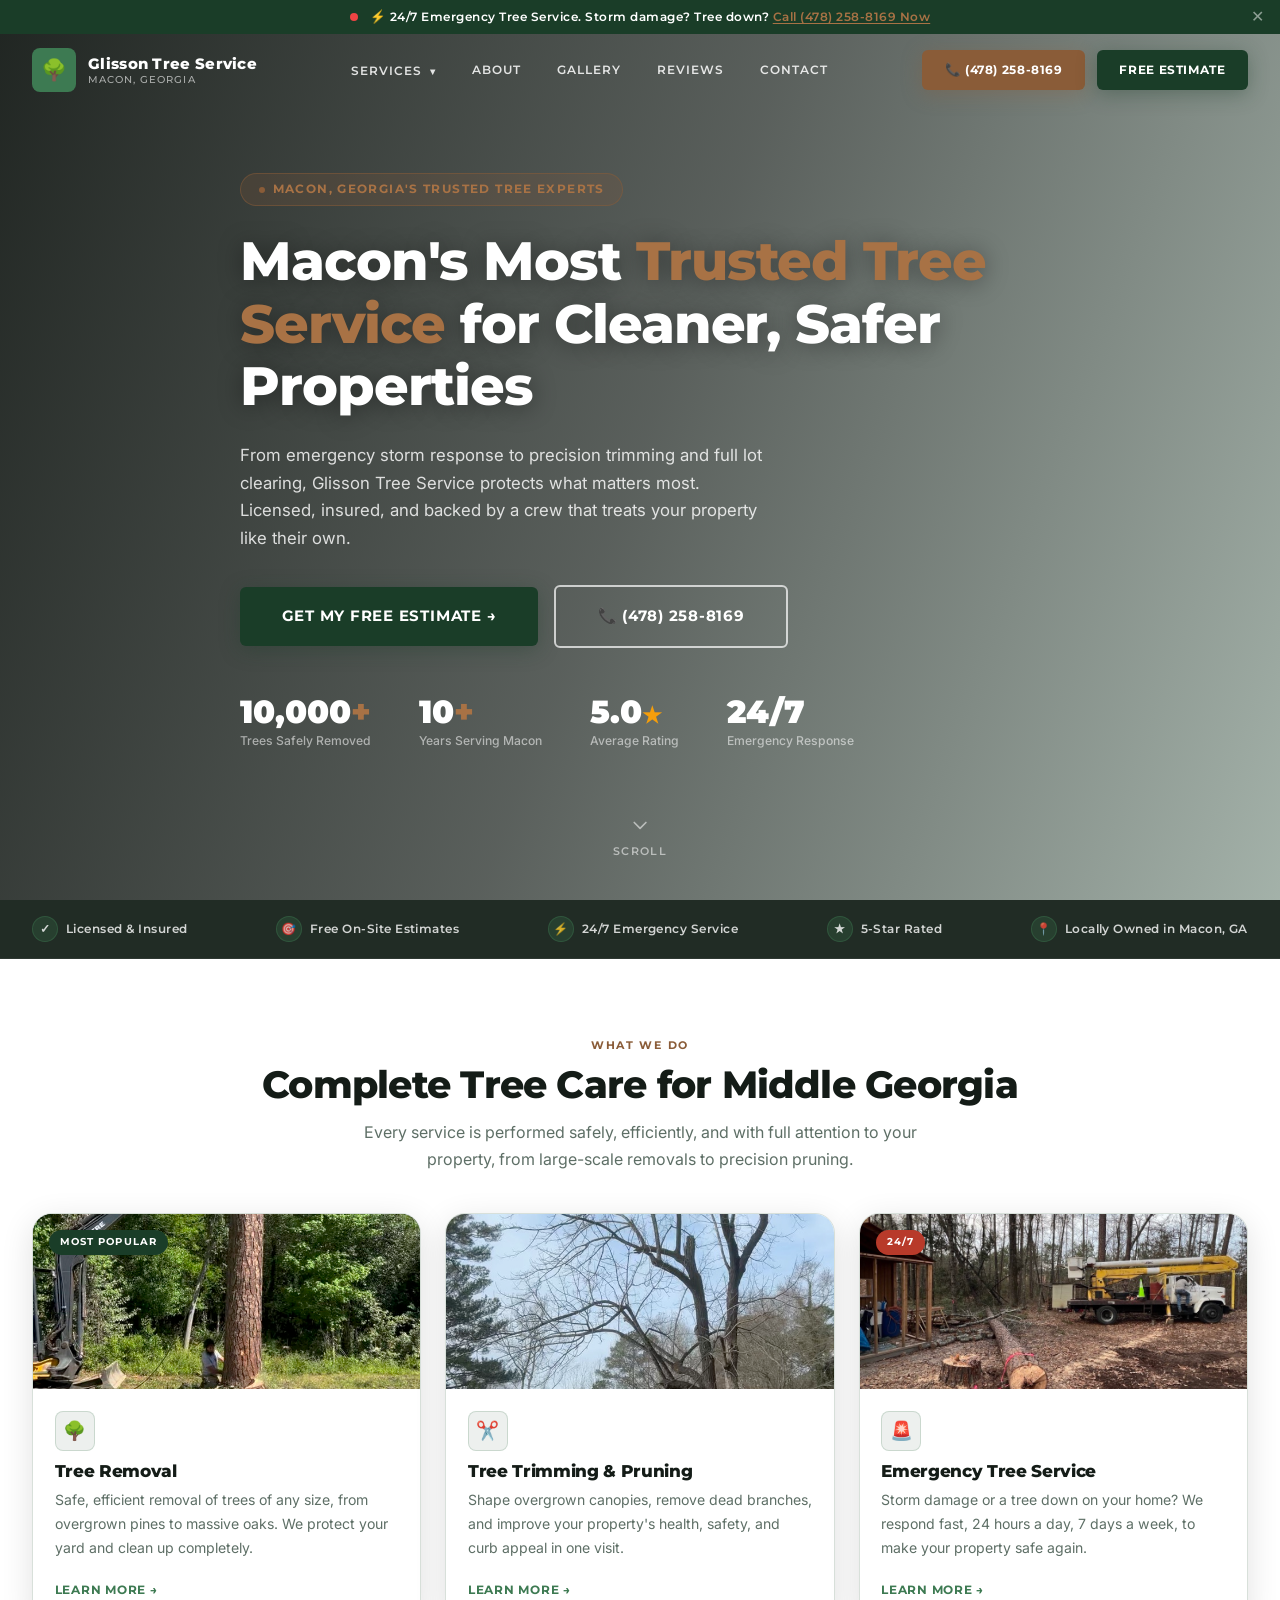
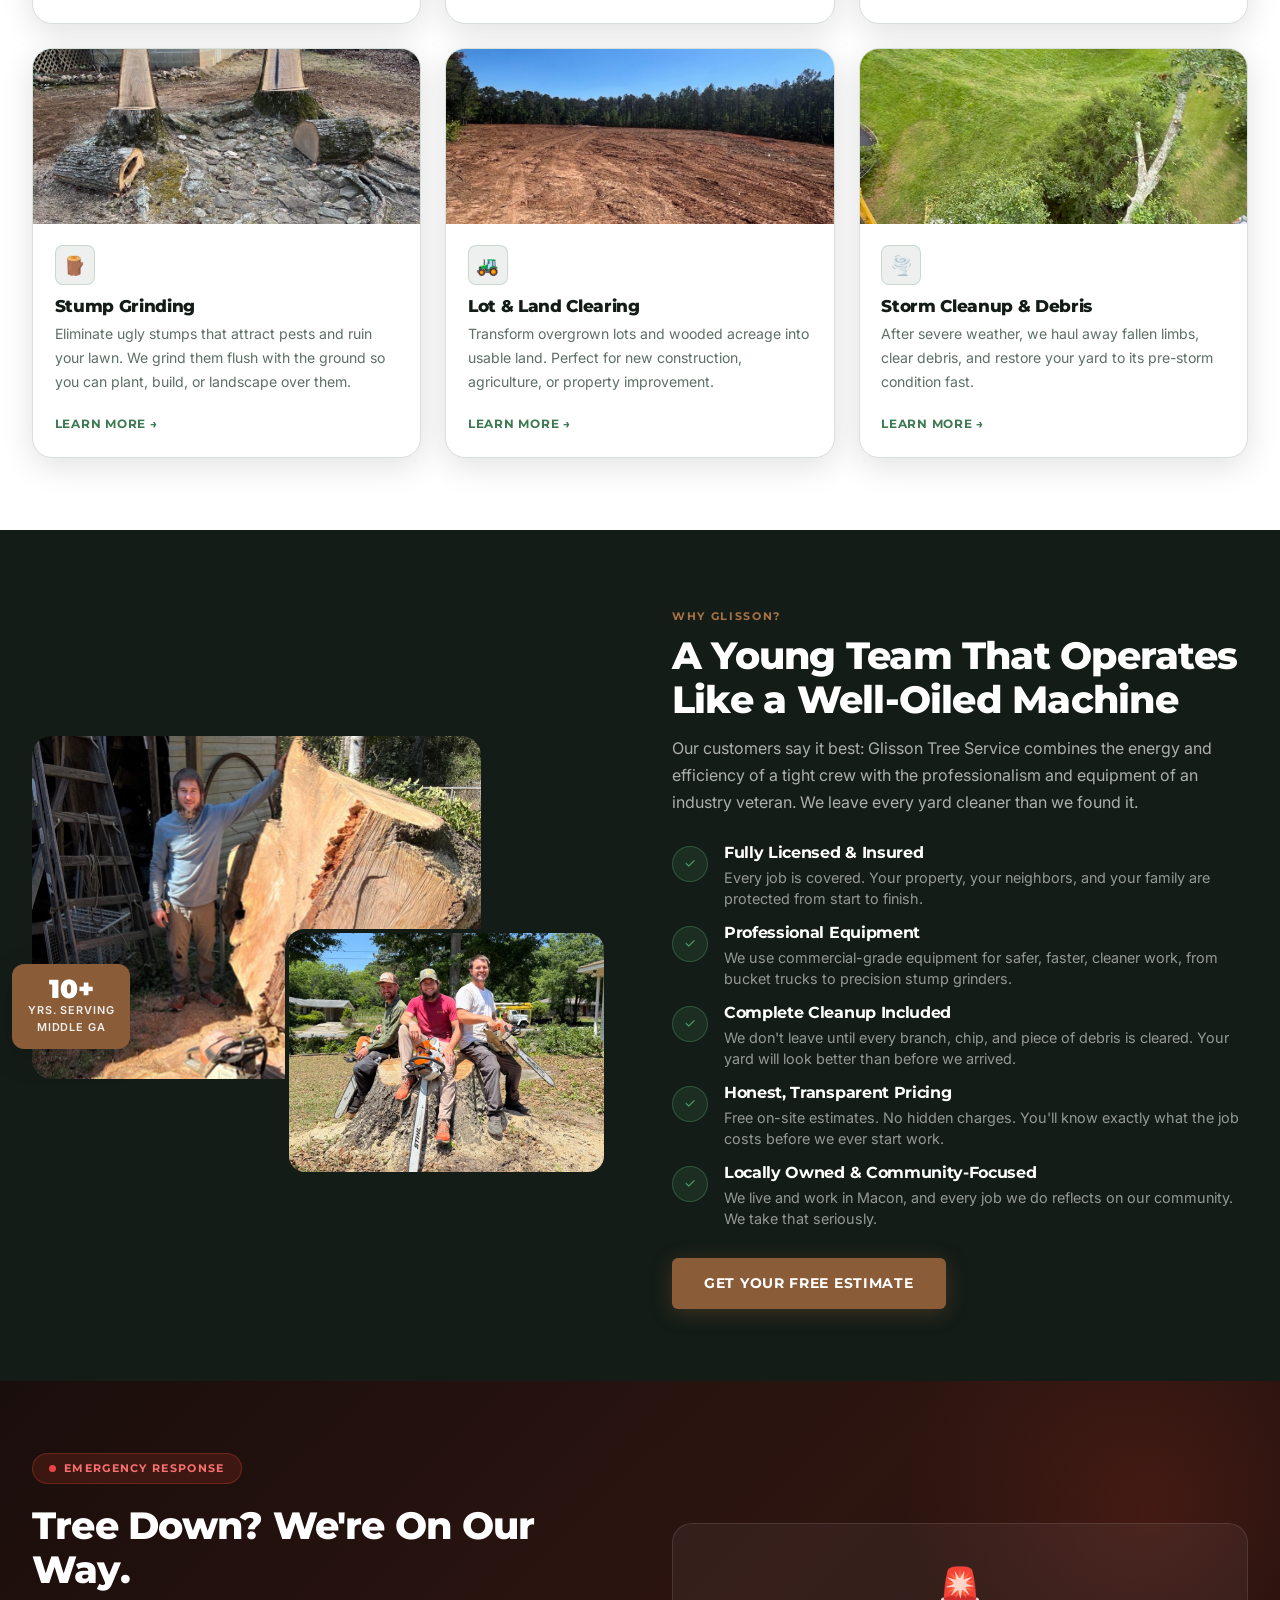
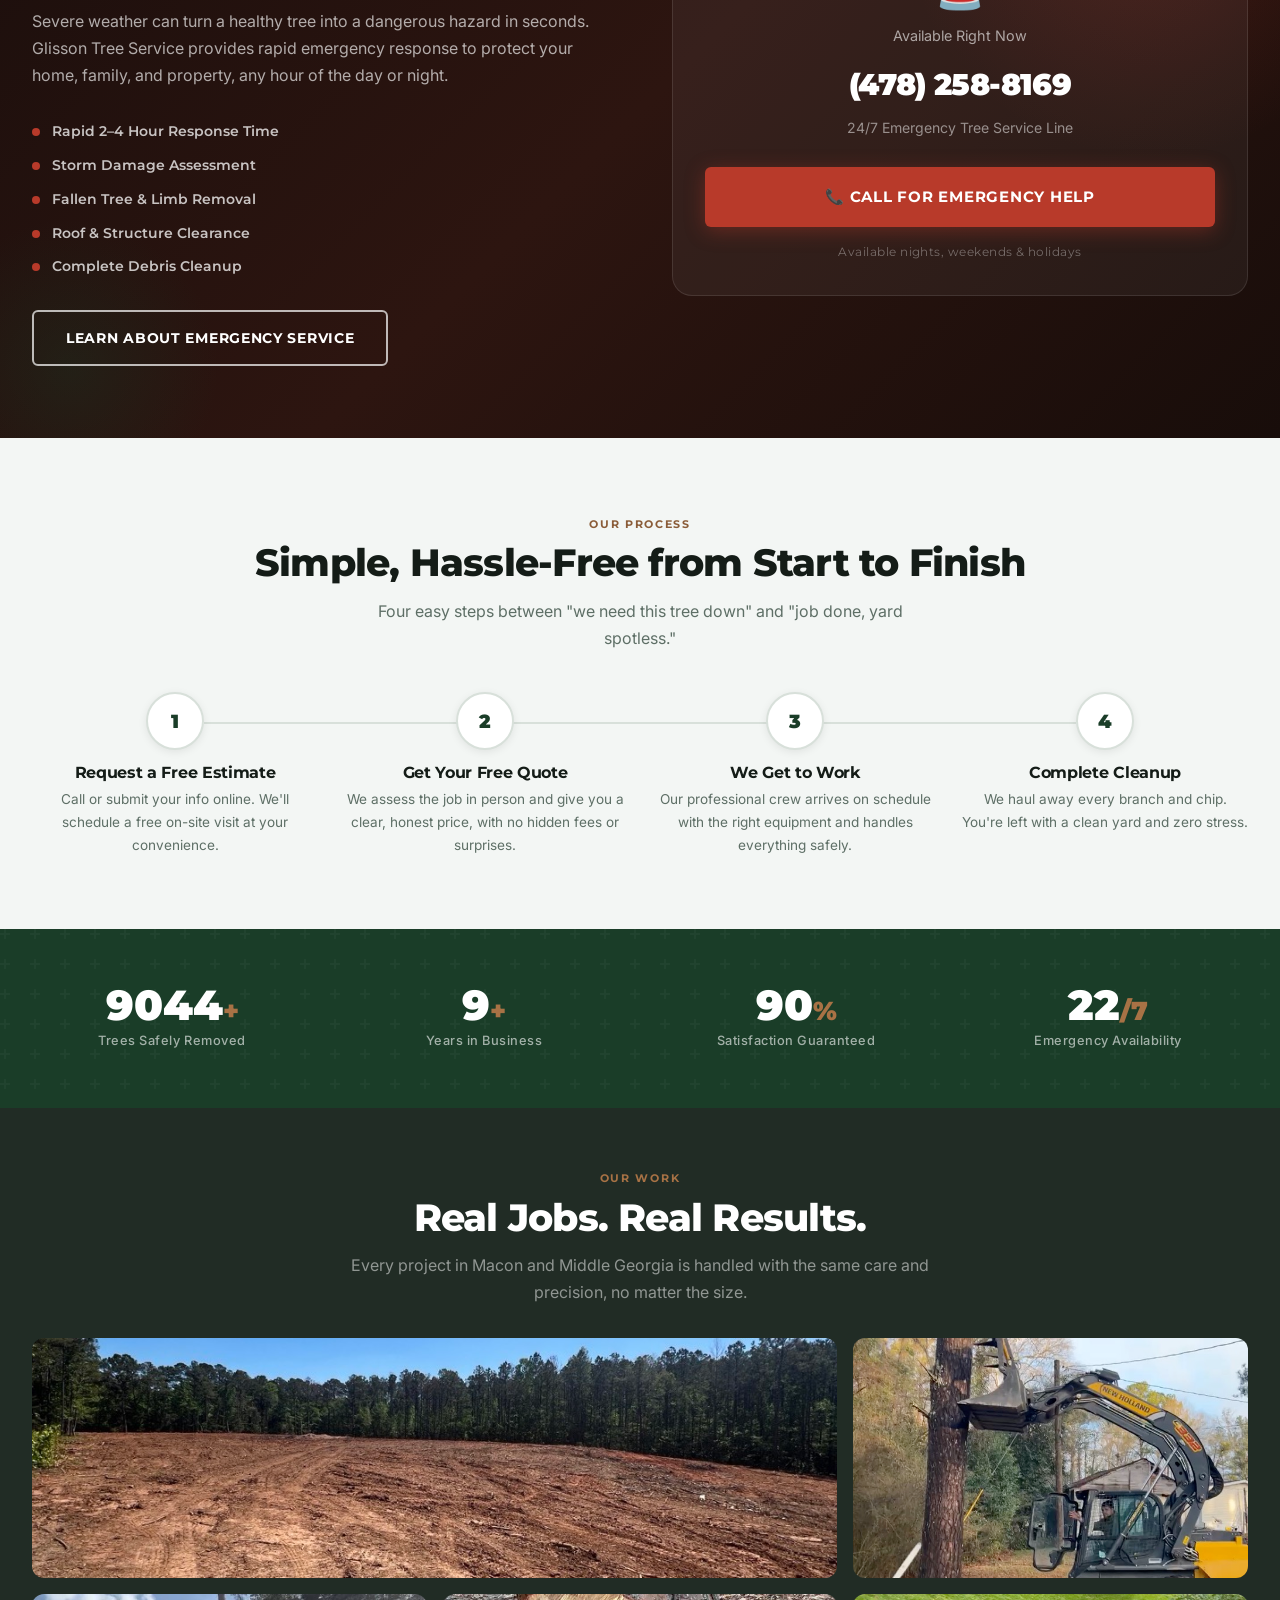
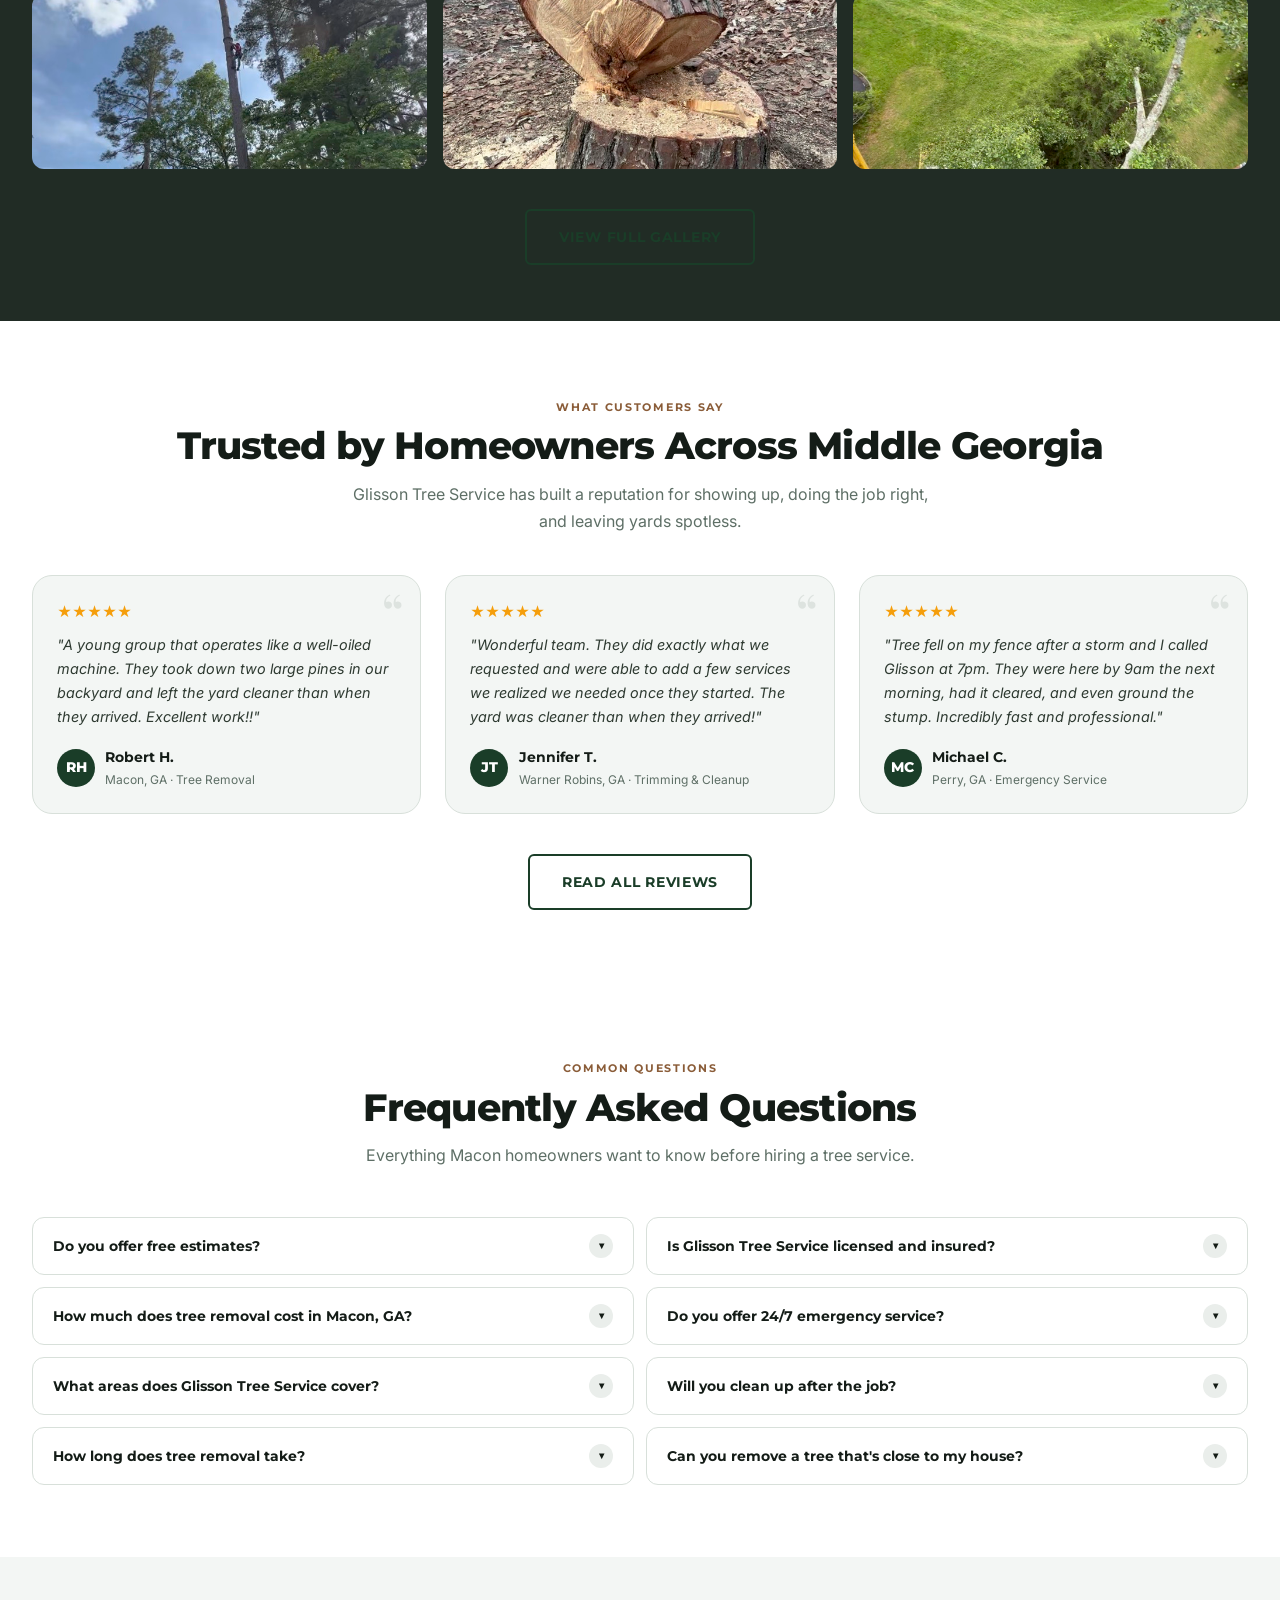
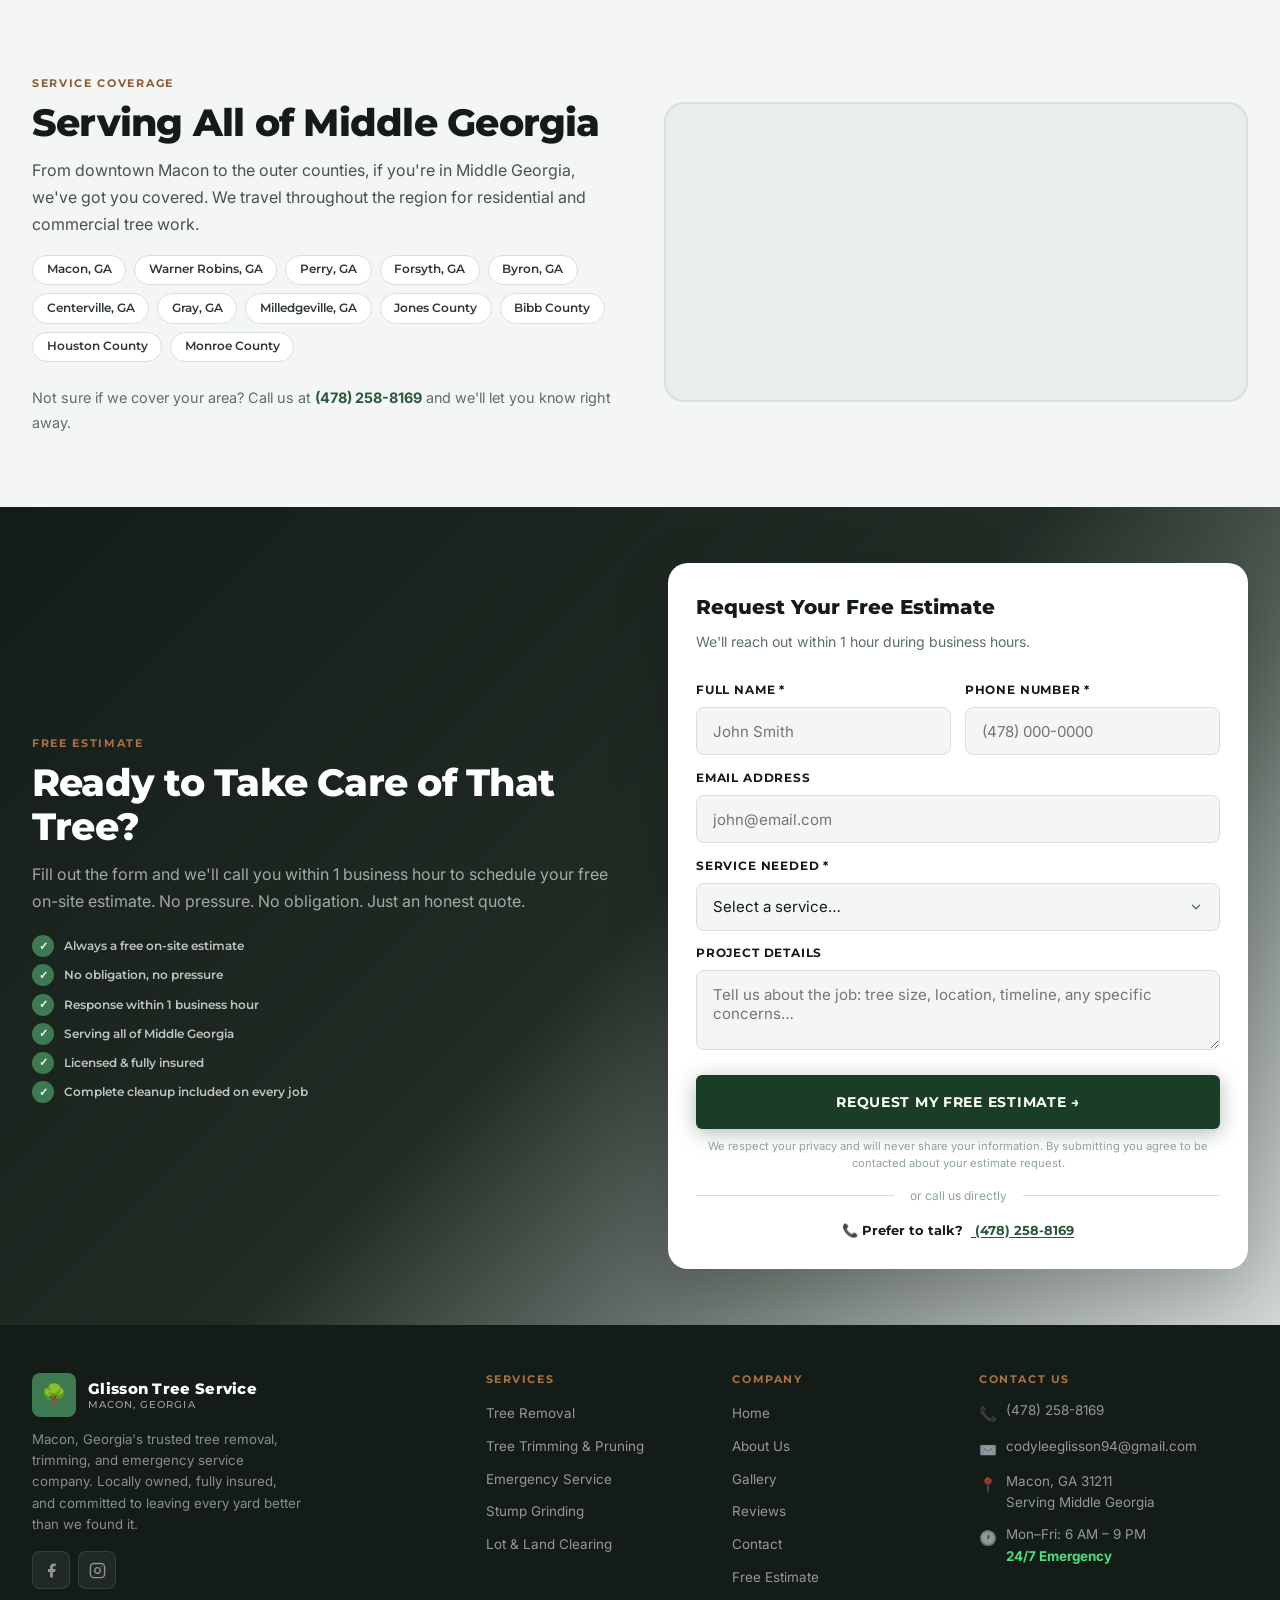
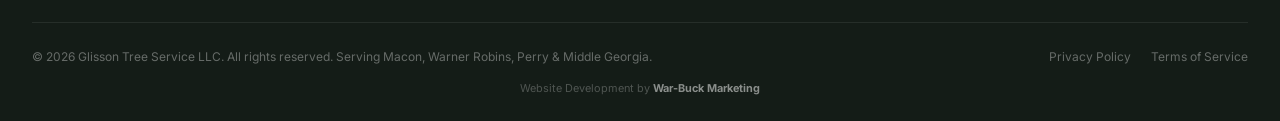
<file: index.html>
<!DOCTYPE html>
<html lang="en">
<head>
  <meta charset="UTF-8" />
  <meta name="viewport" content="width=device-width, initial-scale=1.0" />
  <title>Glisson Tree Service | Macon GA Tree Removal & Trimming</title>
  <meta name="description" content="Macon GA's trusted tree removal, trimming, stump grinding & 24/7 emergency service. Licensed & insured. Free estimates. Call (478) 258-8169." />
  <meta name="keywords" content="tree service Macon GA, tree removal Macon, tree trimming Macon Georgia, stump grinding Macon, emergency tree service Macon, lot clearing Macon GA, Glisson Tree Service" />
  <link rel="canonical" href="https://glissontreeservicellc.com/" />

  <!-- Open Graph -->
  <meta property="og:title"       content="Glisson Tree Service | Macon, GA" />
  <meta property="og:description" content="Expert tree removal, trimming, stump grinding & 24/7 emergency service across Macon and Middle Georgia. Free estimates." />
  <meta property="og:type"        content="website" />
  <meta property="og:url"         content="https://glissontreeservicellc.com/" />
  <meta property="og:image"       content="https://glissontreeservicellc.com/images/hero-climber.jpg" />

  <!-- Preconnect & Preload -->
  <link rel="preconnect" href="https://fonts.googleapis.com" />
  <link rel="preconnect" href="https://fonts.gstatic.com" crossorigin />
  <link rel="preconnect" href="https://images.unsplash.com" />
  <link rel="preload" as="image" href="https://images.unsplash.com/photo-1441974231531-c6227db76b6e?auto=format&fit=crop&w=1920&q=80" />
  <link href="https://fonts.googleapis.com/css2?family=Montserrat:wght@400;500;600;700;800;900&family=Inter:wght@300;400;500;600&family=Playfair+Display:ital,wght@0,700;1,700&display=swap" rel="stylesheet" />
  <link rel="stylesheet" href="styles.css" />

  <!-- Favicon -->
  <link rel="icon" href="data:image/svg+xml,<svg xmlns='http://www.w3.org/2000/svg' viewBox='0 0 32 32'><rect width='32' height='32' rx='6' fill='%231a3d28'/><text y='24' x='5' font-size='22'>🌳</text></svg>" />

  <!-- LocalBusiness + FAQ Schema -->
  <script type="application/ld+json">
  {
    "@context": "https://schema.org",
    "@graph": [
      {
        "@type": "LocalBusiness",
        "@id": "https://glissontreeservicellc.com/#business",
        "name": "Glisson Tree Service",
        "description": "Professional tree removal, trimming, stump grinding, lot clearing, and 24/7 emergency tree service serving Macon, Georgia and surrounding Middle Georgia communities.",
        "telephone": "+14782588169",
        "email": "codyleeglisson94@gmail.com",
        "url": "https://glissontreeservicellc.com",
        "address": {
          "@type": "PostalAddress",
          "addressLocality": "Macon",
          "addressRegion": "GA",
          "postalCode": "31211",
          "addressCountry": "US"
        },
        "geo": { "@type": "GeoCoordinates", "latitude": 32.8407, "longitude": -83.6324 },
        "areaServed": ["Macon, GA","Warner Robins, GA","Perry, GA","Forsyth, GA","Byron, GA","Centerville, GA","Jones County, GA","Bibb County, GA","Houston County, GA","Monroe County, GA"],
        "openingHoursSpecification": [
          {"@type": "OpeningHoursSpecification","dayOfWeek":["Monday","Tuesday","Wednesday","Thursday","Friday"],"opens":"06:00","closes":"21:00"}
        ],
        "priceRange": "$$",
        "aggregateRating": { "@type": "AggregateRating", "ratingValue": "5.0", "reviewCount": "47", "bestRating": "5" },
        "hasOfferCatalog": {
          "@type": "OfferCatalog",
          "name": "Tree Services",
          "itemListElement": [
            {"@type":"Offer","itemOffered":{"@type":"Service","name":"Tree Removal","url":"https://glissontreeservicellc.com/tree-removal.html"}},
            {"@type":"Offer","itemOffered":{"@type":"Service","name":"Tree Trimming & Pruning","url":"https://glissontreeservicellc.com/tree-trimming.html"}},
            {"@type":"Offer","itemOffered":{"@type":"Service","name":"Emergency Tree Service","url":"https://glissontreeservicellc.com/emergency-tree-service.html"}},
            {"@type":"Offer","itemOffered":{"@type":"Service","name":"Stump Grinding","url":"https://glissontreeservicellc.com/stump-grinding.html"}},
            {"@type":"Offer","itemOffered":{"@type":"Service","name":"Lot & Land Clearing","url":"https://glissontreeservicellc.com/lot-clearing.html"}}
          ]
        }
      },
      {
        "@type": "FAQPage",
        "mainEntity": [
          {"@type":"Question","name":"Does Glisson Tree Service offer free estimates?","acceptedAnswer":{"@type":"Answer","text":"Yes! All estimates are completely free with no obligation. We come to your property, assess the job, and provide an honest quote."}},
          {"@type":"Question","name":"Is Glisson Tree Service licensed and insured?","acceptedAnswer":{"@type":"Answer","text":"Yes, Glisson Tree Service is fully licensed and insured. Your property and family are fully protected on every job."}},
          {"@type":"Question","name":"Do you offer 24/7 emergency tree service?","acceptedAnswer":{"@type":"Answer","text":"Yes! We provide 24/7 emergency tree service for storm damage, fallen trees, and hazardous situations. Call (478) 258-8169 any time."}},
          {"@type":"Question","name":"What areas do you serve?","acceptedAnswer":{"@type":"Answer","text":"We serve Macon, Warner Robins, Perry, Forsyth, Byron, Centerville, and surrounding Bibb, Houston, Monroe, and Jones County communities."}},
          {"@type":"Question","name":"How much does tree removal cost in Macon GA?","acceptedAnswer":{"@type":"Answer","text":"Tree removal costs vary based on tree size, location, and accessibility. We offer free on-site estimates so you always get a fair, accurate price before any work begins."}}
        ]
      }
    ]
  }
  </script>
</head>
<body>

  <!-- Announcement Bar -->
  <div class="ann-bar" role="banner">
    <div class="ann-bar-inner">
      <span class="ann-emergency-dot"></span>
      <span>⚡ 24/7 Emergency Tree Service. Storm damage? Tree down? <a href="tel:+14782588169">Call (478) 258-8169 Now</a></span>
    </div>
    <button class="ann-bar-dismiss" aria-label="Dismiss announcement">✕</button>
  </div>

  <!-- Navigation -->
  <nav class="nav ann-visible" role="navigation" aria-label="Main navigation">
    <div class="nav-inner">
      <a href="index.html" class="nav-logo" aria-label="Glisson Tree Service home">
        <div class="logo-mark">🌳</div>
        <div class="logo-text">Glisson Tree Service<span>Macon, Georgia</span></div>
      </a>
      <div class="nav-links">
        <div class="nav-dropdown">
          <a href="#services" class="nav-link">Services <span class="nav-chevron">▾</span></a>
          <div class="nav-dropdown-menu">
            <a href="tree-removal.html"><span class="drop-icon">🌳</span> Tree Removal</a>
            <a href="tree-trimming.html"><span class="drop-icon">✂️</span> Tree Trimming & Pruning</a>
            <a href="emergency-tree-service.html"><span class="drop-icon">🚨</span> Emergency Tree Service</a>
            <div class="drop-divider"></div>
            <a href="stump-grinding.html"><span class="drop-icon">🪵</span> Stump Grinding</a>
            <a href="lot-clearing.html"><span class="drop-icon">🚜</span> Lot & Land Clearing</a>
          </div>
        </div>
        <a href="about.html" class="nav-link">About</a>
        <a href="gallery.html" class="nav-link">Gallery</a>
        <a href="reviews.html" class="nav-link">Reviews</a>
        <a href="contact.html" class="nav-link">Contact</a>
      </div>
      <div class="nav-cta">
        <a href="tel:+14782588169" class="btn btn-call btn-sm">📞 (478) 258-8169</a>
        <a href="#quote" class="btn btn-primary btn-sm">Free Estimate</a>
      </div>
      <button class="hamburger" aria-label="Open menu" aria-expanded="false">
        <span></span><span></span><span></span>
      </button>
    </div>
  </nav>

  <!-- Mobile Menu -->
  <div class="mobile-menu" role="dialog" aria-label="Navigation menu">
    <button class="mobile-menu-close" aria-label="Close menu">✕</button>
    <a href="index.html">Home</a>
    <div class="mobile-menu-divider"></div>
    <div class="mobile-menu-services">
      <a href="tree-removal.html">Tree Removal</a>
      <a href="tree-trimming.html">Tree Trimming</a>
      <a href="emergency-tree-service.html">Emergency Service</a>
      <a href="stump-grinding.html">Stump Grinding</a>
      <a href="lot-clearing.html">Lot Clearing</a>
    </div>
    <div class="mobile-menu-divider"></div>
    <a href="about.html">About</a>
    <a href="gallery.html">Gallery</a>
    <a href="reviews.html">Reviews</a>
    <a href="contact.html">Contact</a>
    <div class="mobile-menu-divider"></div>
    <a href="tel:+14782588169" class="btn btn-call">📞 (478) 258-8169</a>
    <a href="#quote" class="btn btn-primary">Get Free Estimate</a>
  </div>

  <!-- Sticky Mobile Bar -->
  <div class="sticky-mobile" aria-label="Quick contact bar">
    <a href="tel:+14782588169" class="btn btn-call">📞 Call Now</a>
    <a href="#quote"           class="btn btn-primary">Free Estimate →</a>
  </div>

  <main>

  <!-- ═══════ HERO ═══════ -->
  <section class="hero" aria-label="Homepage hero for Glisson Tree Service">
    <div class="hero-bg" style="background-image:url('https://images.unsplash.com/photo-1441974231531-c6227db76b6e?auto=format&fit=crop&w=1920&q=80')"></div>
    <div class="hero-overlay"></div>
    <div class="hero-content">
      <div class="hero-badge">Macon, Georgia's Trusted Tree Experts</div>
      <h1>Macon's Most <em>Trusted Tree Service</em> for Cleaner, Safer Properties</h1>
      <p class="hero-sub">From emergency storm response to precision trimming and full lot clearing, Glisson Tree Service protects what matters most. Licensed, insured, and backed by a crew that treats your property like their own.</p>
      <div class="hero-actions">
        <a href="#quote" class="btn btn-primary btn-lg">Get My Free Estimate →</a>
        <a href="tel:+14782588169" class="btn btn-outline btn-lg">📞 (478) 258-8169</a>
      </div>
      <div class="hero-stats">
        <div>
          <div class="stat-num">10,000<span style="color:var(--bark-light)">+</span></div>
          <div class="stat-label">Trees Safely Removed</div>
        </div>
        <div>
          <div class="stat-num">10<span style="color:var(--bark-light)">+</span></div>
          <div class="stat-label">Years Serving Macon</div>
        </div>
        <div>
          <div class="stat-num">5.0<span style="font-size:1.4rem;color:#f59e0b">★</span></div>
          <div class="stat-label">Average Rating</div>
        </div>
        <div>
          <div class="stat-num">24/7</div>
          <div class="stat-label">Emergency Response</div>
        </div>
      </div>
    </div>
    <div class="hero-scroll" aria-hidden="true">
      <svg fill="none" viewBox="0 0 24 24" stroke="currentColor"><path stroke-linecap="round" stroke-linejoin="round" stroke-width="2" d="M19 9l-7 7-7-7"/></svg>
      Scroll
    </div>
  </section>

  <!-- ═══════ TRUST BAR ═══════ -->
  <div class="trust-bar" role="region" aria-label="Trust signals">
    <div class="trust-bar-inner">
      <div class="trust-item"><div class="trust-item-icon">✓</div> Licensed &amp; Insured</div>
      <div class="trust-item"><div class="trust-item-icon">🎯</div> Free On-Site Estimates</div>
      <div class="trust-item"><div class="trust-item-icon">⚡</div> 24/7 Emergency Service</div>
      <div class="trust-item"><div class="trust-item-icon">★</div> 5-Star Rated</div>
      <div class="trust-item"><div class="trust-item-icon">📍</div> Locally Owned in Macon, GA</div>
    </div>
  </div>

  <!-- ═══════ SERVICES OVERVIEW ═══════ -->
  <section class="section" id="services">
    <div class="container">
      <div class="section-center reveal">
        <span class="section-label">What We Do</span>
        <h2 class="section-title">Complete Tree Care for Middle Georgia</h2>
        <p class="section-sub">Every service is performed safely, efficiently, and with full attention to your property, from large-scale removals to precision pruning.</p>
      </div>
      <div class="services-grid">

        <div class="service-card reveal reveal-delay-1">
          <div class="service-card-img">
            <span class="service-card-badge">Most Popular</span>
            <img src="images/excavator-pine-removal.jpg" alt="Professional tree removal Macon GA" loading="lazy" style="object-position: center 65%" />
          </div>
          <div class="service-card-body">
            <div class="service-icon">🌳</div>
            <h3>Tree Removal</h3>
            <p>Safe, efficient removal of trees of any size, from overgrown pines to massive oaks. We protect your yard and clean up completely.</p>
            <a href="tree-removal.html" class="card-link">Learn More →</a>
          </div>
        </div>

        <div class="service-card reveal reveal-delay-2">
          <div class="service-card-img">
            <img src="images/bucket-truck-residential.jpg" alt="Tree trimming and pruning Macon GA" loading="lazy" />
          </div>
          <div class="service-card-body">
            <div class="service-icon">✂️</div>
            <h3>Tree Trimming & Pruning</h3>
            <p>Shape overgrown canopies, remove dead branches, and improve your property's health, safety, and curb appeal in one visit.</p>
            <a href="tree-trimming.html" class="card-link">Learn More →</a>
          </div>
        </div>

        <div class="service-card reveal reveal-delay-3">
          <div class="service-card-img">
            <span class="service-card-badge" style="background:var(--emergency)">24/7</span>
            <img src="images/crane-stump-removal.jpg" alt="Emergency tree service Macon GA" loading="lazy" />
          </div>
          <div class="service-card-body">
            <div class="service-icon">🚨</div>
            <h3>Emergency Tree Service</h3>
            <p>Storm damage or a tree down on your home? We respond fast, 24 hours a day, 7 days a week, to make your property safe again.</p>
            <a href="emergency-tree-service.html" class="card-link">Learn More →</a>
          </div>
        </div>

        <div class="service-card reveal reveal-delay-1">
          <div class="service-card-img">
            <img src="images/stumps-cleared.jpg" alt="Stump grinding service Macon GA" loading="lazy" />
          </div>
          <div class="service-card-body">
            <div class="service-icon">🪵</div>
            <h3>Stump Grinding</h3>
            <p>Eliminate ugly stumps that attract pests and ruin your lawn. We grind them flush with the ground so you can plant, build, or landscape over them.</p>
            <a href="stump-grinding.html" class="card-link">Learn More →</a>
          </div>
        </div>

        <div class="service-card reveal reveal-delay-2">
          <div class="service-card-img">
            <img src="images/lot-cleared-result.jpg" alt="Lot clearing land clearing Macon GA" loading="lazy" />
          </div>
          <div class="service-card-body">
            <div class="service-icon">🚜</div>
            <h3>Lot & Land Clearing</h3>
            <p>Transform overgrown lots and wooded acreage into usable land. Perfect for new construction, agriculture, or property improvement.</p>
            <a href="lot-clearing.html" class="card-link">Learn More →</a>
          </div>
        </div>

        <div class="service-card reveal reveal-delay-3">
          <div class="service-card-img">
            <img src="images/aerial-tree-felling.jpg" alt="Storm cleanup and debris removal Macon GA" loading="lazy" />
          </div>
          <div class="service-card-body">
            <div class="service-icon">🌪️</div>
            <h3>Storm Cleanup & Debris</h3>
            <p>After severe weather, we haul away fallen limbs, clear debris, and restore your yard to its pre-storm condition fast.</p>
            <a href="emergency-tree-service.html" class="card-link">Learn More →</a>
          </div>
        </div>

      </div>
    </div>
  </section>

  <!-- ═══════ WHY GLISSON ═══════ -->
  <section class="section why-section" id="why">
    <div class="container">
      <div class="why-grid">
        <div class="why-img-stack reveal-left">
          <div class="why-img-main">
            <img src="images/massive-tree-chainsaw.jpg" alt="Glisson Tree Service Macon Georgia" loading="lazy" style="object-position: center top" />
          </div>
          <div class="why-img-accent">
            <img src="images/team-photo.jpg" alt="Glisson Tree Service crew Macon GA" loading="lazy" />
          </div>
          <div class="why-years-badge">
            <div class="why-years-num">10+</div>
            <div class="why-years-text">Yrs. Serving<br>Middle GA</div>
          </div>
        </div>
        <div class="why-content reveal reveal-delay-1">
          <span class="section-label">Why Glisson?</span>
          <h2 class="section-title">A Young Team That Operates Like a Well-Oiled Machine</h2>
          <p>Our customers say it best: Glisson Tree Service combines the energy and efficiency of a tight crew with the professionalism and equipment of an industry veteran. We leave every yard cleaner than we found it.</p>
          <div class="why-list">
            <div class="why-item">
              <div class="why-check">✓</div>
              <div class="why-item-text">
                <h4>Fully Licensed & Insured</h4>
                <p>Every job is covered. Your property, your neighbors, and your family are protected from start to finish.</p>
              </div>
            </div>
            <div class="why-item">
              <div class="why-check">✓</div>
              <div class="why-item-text">
                <h4>Professional Equipment</h4>
                <p>We use commercial-grade equipment for safer, faster, cleaner work, from bucket trucks to precision stump grinders.</p>
              </div>
            </div>
            <div class="why-item">
              <div class="why-check">✓</div>
              <div class="why-item-text">
                <h4>Complete Cleanup Included</h4>
                <p>We don't leave until every branch, chip, and piece of debris is cleared. Your yard will look better than before we arrived.</p>
              </div>
            </div>
            <div class="why-item">
              <div class="why-check">✓</div>
              <div class="why-item-text">
                <h4>Honest, Transparent Pricing</h4>
                <p>Free on-site estimates. No hidden charges. You'll know exactly what the job costs before we ever start work.</p>
              </div>
            </div>
            <div class="why-item">
              <div class="why-check">✓</div>
              <div class="why-item-text">
                <h4>Locally Owned & Community-Focused</h4>
                <p>We live and work in Macon, and every job we do reflects on our community. We take that seriously.</p>
              </div>
            </div>
          </div>
          <a href="#quote" class="btn btn-bark">Get Your Free Estimate</a>
        </div>
      </div>
    </div>
  </section>

  <!-- ═══════ EMERGENCY SECTION ═══════ -->
  <section class="section emergency-section" id="emergency" aria-label="Emergency tree service">
    <div class="container">
      <div class="emergency-inner">
        <div class="emergency-content reveal">
          <div class="emergency-badge"><span class="emergency-pulse"></span> Emergency Response</div>
          <h2>Tree Down? We're On Our Way.</h2>
          <p>Severe weather can turn a healthy tree into a dangerous hazard in seconds. Glisson Tree Service provides rapid emergency response to protect your home, family, and property, any hour of the day or night.</p>
          <div class="emergency-features">
            <div class="emergency-feature"><span class="emergency-feature-dot"></span> Rapid 2–4 Hour Response Time</div>
            <div class="emergency-feature"><span class="emergency-feature-dot"></span> Storm Damage Assessment</div>
            <div class="emergency-feature"><span class="emergency-feature-dot"></span> Fallen Tree & Limb Removal</div>
            <div class="emergency-feature"><span class="emergency-feature-dot"></span> Roof & Structure Clearance</div>
            <div class="emergency-feature"><span class="emergency-feature-dot"></span> Complete Debris Cleanup</div>
          </div>
          <a href="emergency-tree-service.html" class="btn btn-outline">Learn About Emergency Service</a>
        </div>
        <div class="emergency-cta-box reveal reveal-delay-2">
          <div class="emergency-clock">🚨</div>
          <p style="color:rgba(255,255,255,0.6); font-size:0.9rem; margin-bottom:0">Available Right Now</p>
          <div class="emergency-number"><a href="tel:+14782588169">(478) 258-8169</a></div>
          <p class="emergency-sub">24/7 Emergency Tree Service Line</p>
          <a href="tel:+14782588169" class="btn btn-emergency btn-lg" style="width:100%;justify-content:center">📞 Call for Emergency Help</a>
          <p style="color:rgba(255,255,255,0.35);font-size:0.72rem;margin-top:1rem;font-family:'Montserrat',sans-serif;letter-spacing:0.04em">Available nights, weekends & holidays</p>
        </div>
      </div>
    </div>
  </section>

  <!-- ═══════ HOW IT WORKS ═══════ -->
  <section class="section process-section" id="process">
    <div class="container">
      <div class="section-center reveal">
        <span class="section-label">Our Process</span>
        <h2 class="section-title">Simple, Hassle-Free from Start to Finish</h2>
        <p class="section-sub">Four easy steps between "we need this tree down" and "job done, yard spotless."</p>
      </div>
      <div class="process-grid">
        <div class="process-step reveal reveal-delay-1">
          <div class="process-num">1</div>
          <h4>Request a Free Estimate</h4>
          <p>Call or submit your info online. We'll schedule a free on-site visit at your convenience.</p>
        </div>
        <div class="process-step reveal reveal-delay-2">
          <div class="process-num">2</div>
          <h4>Get Your Free Quote</h4>
          <p>We assess the job in person and give you a clear, honest price, with no hidden fees or surprises.</p>
        </div>
        <div class="process-step reveal reveal-delay-3">
          <div class="process-num">3</div>
          <h4>We Get to Work</h4>
          <p>Our professional crew arrives on schedule with the right equipment and handles everything safely.</p>
        </div>
        <div class="process-step reveal reveal-delay-4">
          <div class="process-num">4</div>
          <h4>Complete Cleanup</h4>
          <p>We haul away every branch and chip. You're left with a clean yard and zero stress.</p>
        </div>
      </div>
    </div>
  </section>

  <!-- ═══════ STATS COUNTER ═══════ -->
  <section class="stats-section" aria-label="Company statistics">
    <div class="stats-grid">
      <div class="stat-card">
        <div class="stat-num"><span class="stat-count" data-target="10000">0</span><span class="stat-suffix">+</span></div>
        <div class="stat-label">Trees Safely Removed</div>
      </div>
      <div class="stat-card">
        <div class="stat-num"><span class="stat-count" data-target="10">0</span><span class="stat-suffix">+</span></div>
        <div class="stat-label">Years in Business</div>
      </div>
      <div class="stat-card">
        <div class="stat-num"><span class="stat-count" data-target="100">0</span><span class="stat-suffix">%</span></div>
        <div class="stat-label">Satisfaction Guaranteed</div>
      </div>
      <div class="stat-card">
        <div class="stat-num"><span class="stat-count" data-target="24">0</span><span class="stat-suffix">/7</span></div>
        <div class="stat-label">Emergency Availability</div>
      </div>
    </div>
  </section>

  <!-- ═══════ GALLERY PREVIEW ═══════ -->
  <section class="section gallery-section" id="gallery">
    <div class="container">
      <div class="section-center reveal">
        <span class="section-label">Our Work</span>
        <h2 class="section-title">Real Jobs. Real Results.</h2>
        <p class="section-sub" style="color:rgba(255,255,255,0.5)">Every project in Macon and Middle Georgia is handled with the same care and precision, no matter the size.</p>
      </div>
      <div class="gallery-grid">
        <div class="gallery-item reveal">
          <img src="images/lot-cleared-result.jpg" alt="Lot clearing result Macon Georgia" loading="lazy" />
          <div class="gallery-overlay"><span>Full Lot Clearing in Monroe County</span></div>
        </div>
        <div class="gallery-item reveal reveal-delay-1">
          <img src="images/equipment-skid-steer.jpg" alt="Skid steer tree removal Macon GA" loading="lazy" />
          <div class="gallery-overlay"><span>Heavy Equipment Removal</span></div>
        </div>
        <div class="gallery-item reveal reveal-delay-2">
          <img src="images/hero-climber.jpg" alt="Expert climber tree service Macon Georgia" loading="lazy" />
          <div class="gallery-overlay"><span>Expert Climber on an 80ft Pine</span></div>
        </div>
        <div class="gallery-item reveal reveal-delay-3">
          <img src="images/notch-cut-rigging.jpg" alt="Precision tree felling Macon GA" loading="lazy" />
          <div class="gallery-overlay"><span>Precision Felling in Macon, GA</span></div>
        </div>
        <div class="gallery-item reveal reveal-delay-4">
          <img src="images/aerial-tree-felling.jpg" alt="Aerial view tree removal Middle Georgia" loading="lazy" />
          <div class="gallery-overlay"><span>Large Scale Tree Removal</span></div>
        </div>
      </div>
      <div style="text-align:center; margin-top:2.5rem;" class="reveal">
        <a href="gallery.html" class="btn btn-outline-forest">View Full Gallery</a>
      </div>
    </div>
  </section>

  <!-- ═══════ TESTIMONIALS ═══════ -->
  <section class="section testimonials-section" id="reviews">
    <div class="container">
      <div class="section-center reveal">
        <span class="section-label">What Customers Say</span>
        <h2 class="section-title">Trusted by Homeowners Across Middle Georgia</h2>
        <p class="section-sub">Glisson Tree Service has built a reputation for showing up, doing the job right, and leaving yards spotless.</p>
      </div>
      <div class="testimonials-grid">

        <div class="testimonial-card reveal reveal-delay-1">
          <div class="stars" role="img" aria-label="5 out of 5 stars">★★★★★</div>
          <p class="testimonial-text">"A young group that operates like a well-oiled machine. They took down two large pines in our backyard and left the yard cleaner than when they arrived. Excellent work!!"</p>
          <div class="testimonial-author">
            <div class="author-avatar">RH</div>
            <div>
              <div class="author-name">Robert H.</div>
              <div class="author-detail">Macon, GA · Tree Removal</div>
            </div>
          </div>
        </div>

        <div class="testimonial-card reveal reveal-delay-2">
          <div class="stars" role="img" aria-label="5 out of 5 stars">★★★★★</div>
          <p class="testimonial-text">"Wonderful team. They did exactly what we requested and were able to add a few services we realized we needed once they started. The yard was cleaner than when they arrived!"</p>
          <div class="testimonial-author">
            <div class="author-avatar">JT</div>
            <div>
              <div class="author-name">Jennifer T.</div>
              <div class="author-detail">Warner Robins, GA · Trimming & Cleanup</div>
            </div>
          </div>
        </div>

        <div class="testimonial-card reveal reveal-delay-3">
          <div class="stars" role="img" aria-label="5 out of 5 stars">★★★★★</div>
          <p class="testimonial-text">"Tree fell on my fence after a storm and I called Glisson at 7pm. They were here by 9am the next morning, had it cleared, and even ground the stump. Incredibly fast and professional."</p>
          <div class="testimonial-author">
            <div class="author-avatar">MC</div>
            <div>
              <div class="author-name">Michael C.</div>
              <div class="author-detail">Perry, GA · Emergency Service</div>
            </div>
          </div>
        </div>

      </div>
      <div style="text-align:center; margin-top:2.5rem;" class="reveal">
        <a href="reviews.html" class="btn btn-outline-forest">Read All Reviews</a>
      </div>
    </div>
  </section>

  <!-- ═══════ FAQ ═══════ -->
  <section class="section faq-section" id="faq" aria-labelledby="faq-heading">
    <div class="container">
      <div class="section-center reveal">
        <span class="section-label">Common Questions</span>
        <h2 id="faq-heading" class="section-title">Frequently Asked Questions</h2>
        <p class="section-sub">Everything Macon homeowners want to know before hiring a tree service.</p>
      </div>
      <div class="faq-grid" style="margin-top:3rem">

        <div class="faq-item">
          <button class="faq-question" aria-expanded="false">
            Do you offer free estimates?
            <span class="faq-chevron">▾</span>
          </button>
          <div class="faq-answer" role="region">
            <div class="faq-answer-inner">Yes! All estimates are completely free and there's absolutely no obligation. We come to your property, walk through the job with you, and give you an honest price before any work begins.</div>
          </div>
        </div>

        <div class="faq-item">
          <button class="faq-question" aria-expanded="false">
            Is Glisson Tree Service licensed and insured?
            <span class="faq-chevron">▾</span>
          </button>
          <div class="faq-answer" role="region">
            <div class="faq-answer-inner">Yes, fully. We carry general liability insurance and workers' compensation on every job. Your home, property, and everyone on-site is protected from start to finish.</div>
          </div>
        </div>

        <div class="faq-item">
          <button class="faq-question" aria-expanded="false">
            How much does tree removal cost in Macon, GA?
            <span class="faq-chevron">▾</span>
          </button>
          <div class="faq-answer" role="region">
            <div class="faq-answer-inner">Pricing depends on tree size, species, location, and access. Small trees typically start lower, while large hardwoods like oaks require more equipment and time. The most accurate way to get a price is our free on-site estimate. Call (478) 258-8169 to schedule.</div>
          </div>
        </div>

        <div class="faq-item">
          <button class="faq-question" aria-expanded="false">
            Do you offer 24/7 emergency service?
            <span class="faq-chevron">▾</span>
          </button>
          <div class="faq-answer" role="region">
            <div class="faq-answer-inner">Absolutely. We offer 24/7 emergency tree service for storm damage, fallen trees, and hazardous situations. If a tree comes down on your home, car, or power line, call (478) 258-8169 immediately and we'll respond as fast as possible.</div>
          </div>
        </div>

        <div class="faq-item">
          <button class="faq-question" aria-expanded="false">
            What areas does Glisson Tree Service cover?
            <span class="faq-chevron">▾</span>
          </button>
          <div class="faq-answer" role="region">
            <div class="faq-answer-inner">We serve Macon, Warner Robins, Perry, Forsyth, Byron, Centerville, Gray, Milledgeville, and surrounding Bibb, Houston, Monroe, Jones, and Baldwin County communities.</div>
          </div>
        </div>

        <div class="faq-item">
          <button class="faq-question" aria-expanded="false">
            Will you clean up after the job?
            <span class="faq-chevron">▾</span>
          </button>
          <div class="faq-answer" role="region">
            <div class="faq-answer-inner">Complete cleanup is always included. We haul away all branches, logs, wood chips, and debris. Our customers consistently say their yard looks better after we leave than before we arrived.</div>
          </div>
        </div>

        <div class="faq-item">
          <button class="faq-question" aria-expanded="false">
            How long does tree removal take?
            <span class="faq-chevron">▾</span>
          </button>
          <div class="faq-answer" role="region">
            <div class="faq-answer-inner">Most residential tree removals are completed in a single day. Larger trees or complex jobs (multiple trees, tight access, etc.) may take longer. We'll give you an honest time estimate when we provide the quote.</div>
          </div>
        </div>

        <div class="faq-item">
          <button class="faq-question" aria-expanded="false">
            Can you remove a tree that's close to my house?
            <span class="faq-chevron">▾</span>
          </button>
          <div class="faq-answer" role="region">
            <div class="faq-answer-inner">Yes, this is one of our specialties. We use sectional removal techniques, cutting the tree piece by piece from the top down, to safely remove trees in tight spaces near structures, fences, and power lines.</div>
          </div>
        </div>

      </div>
    </div>
  </section>

  <!-- ═══════ SERVICE AREAS ═══════ -->
  <section class="section areas-section" id="areas">
    <div class="container">
      <div class="areas-grid">
        <div class="reveal">
          <span class="section-label">Service Coverage</span>
          <h2 class="section-title">Serving All of Middle Georgia</h2>
          <p>From downtown Macon to the outer counties, if you're in Middle Georgia, we've got you covered. We travel throughout the region for residential and commercial tree work.</p>
          <div class="area-chips">
            <span class="area-chip">Macon, GA</span>
            <span class="area-chip">Warner Robins, GA</span>
            <span class="area-chip">Perry, GA</span>
            <span class="area-chip">Forsyth, GA</span>
            <span class="area-chip">Byron, GA</span>
            <span class="area-chip">Centerville, GA</span>
            <span class="area-chip">Gray, GA</span>
            <span class="area-chip">Milledgeville, GA</span>
            <span class="area-chip">Jones County</span>
            <span class="area-chip">Bibb County</span>
            <span class="area-chip">Houston County</span>
            <span class="area-chip">Monroe County</span>
          </div>
          <p style="margin-top:1.5rem; font-size:0.9rem; color:var(--smoke)">Not sure if we cover your area? Call us at <a href="tel:+14782588169" style="color:var(--forest-mid);font-weight:700">(478) 258-8169</a> and we'll let you know right away.</p>
        </div>
        <div class="area-map reveal reveal-delay-2">
          <iframe
            src="https://www.google.com/maps/embed?pb=!1m18!1m12!1m3!1d106835.84474099636!2d-83.79447449492187!3d32.84068930000001!2m3!1f0!2f0!3f0!3m2!1i1024!2i768!4f13.1!3m3!1m2!1s0x88f3f3a8ce638071%3A0xb55f5e9a9daebd3f!2sMacon%2C%20GA!5e0!3m2!1sen!2sus!4v1749000000000"
            loading="lazy" allowfullscreen="" referrerpolicy="no-referrer-when-downgrade"
            title="Glisson Tree Service service area map for Macon GA and Middle Georgia">
          </iframe>
        </div>
      </div>
    </div>
  </section>

  <!-- ═══════ LEAD CAPTURE FORM ═══════ -->
  <section class="section form-section" id="quote" aria-labelledby="form-heading">
    <div class="container">
      <div class="form-grid">
        <div class="form-left reveal">
          <span class="section-label">Free Estimate</span>
          <h2 id="form-heading">Ready to Take Care of That Tree?</h2>
          <p>Fill out the form and we'll call you within 1 business hour to schedule your free on-site estimate. No pressure. No obligation. Just an honest quote.</p>
          <div class="form-trust">
            <div class="form-trust-item">Always a free on-site estimate</div>
            <div class="form-trust-item">No obligation, no pressure</div>
            <div class="form-trust-item">Response within 1 business hour</div>
            <div class="form-trust-item">Serving all of Middle Georgia</div>
            <div class="form-trust-item">Licensed &amp; fully insured</div>
            <div class="form-trust-item">Complete cleanup included on every job</div>
          </div>
        </div>
        <div class="form-wrapper reveal reveal-delay-1">
          <div class="contact-form">
            <div class="form-title">Request Your Free Estimate</div>
            <p class="form-subtitle">We'll reach out within 1 hour during business hours.</p>
            <form class="quote-form" action="https://formsubmit.co/ajax/codyleeglisson94@gmail.com" method="POST" novalidate>
              <input type="hidden" name="_captcha" value="false" />
              <input type="hidden" name="_template" value="table" />
              <div class="form-row">
                <div class="form-group">
                  <label for="q-name">Full Name *</label>
                  <input type="text" id="q-name" name="name" placeholder="John Smith" required autocomplete="name" />
                </div>
                <div class="form-group">
                  <label for="q-phone">Phone Number *</label>
                  <input type="tel" id="q-phone" name="phone" placeholder="(478) 000-0000" required autocomplete="tel" inputmode="tel" />
                </div>
              </div>
              <div class="form-group">
                <label for="q-email">Email Address</label>
                <input type="email" id="q-email" name="email" placeholder="john@email.com" autocomplete="email" />
              </div>
              <div class="form-group">
                <label for="q-service">Service Needed *</label>
                <select id="q-service" name="service" required>
                  <option value="" disabled selected>Select a service…</option>
                  <option value="removal">Tree Removal</option>
                  <option value="trimming">Tree Trimming &amp; Pruning</option>
                  <option value="emergency">Emergency Tree Service</option>
                  <option value="stump">Stump Grinding</option>
                  <option value="clearing">Lot &amp; Land Clearing</option>
                  <option value="storm">Storm Damage Cleanup</option>
                  <option value="multiple">Multiple Services</option>
                  <option value="other">Other / Not Sure Yet</option>
                </select>
              </div>
              <div class="form-group">
                <label for="q-details">Project Details</label>
                <textarea id="q-details" name="details" placeholder="Tell us about the job: tree size, location, timeline, any specific concerns…"></textarea>
              </div>
              <div class="form-submit-area">
                <button type="submit" class="btn btn-primary btn-lg">
                  Request My Free Estimate →
                </button>
              </div>
              <p class="form-disclaimer">We respect your privacy and will never share your information. By submitting you agree to be contacted about your estimate request.</p>
              <div class="form-or">or call us directly</div>
              <div class="form-call-alt">📞 Prefer to talk? <a href="tel:+14782588169">&nbsp;(478) 258-8169</a></div>
            </form>
            <div class="form-success">
              <div class="success-icon">🌳</div>
              <h3>Request Received!</h3>
              <p>We'll call you within 1 business hour to schedule your free on-site estimate. Talk soon!</p>
            </div>
          </div>
        </div>
      </div>
    </div>
  </section>

  </main>

  <!-- ═══════ FOOTER ═══════ -->
  <footer class="footer" role="contentinfo">
    <div class="footer-grid">
      <div class="footer-brand">
        <a href="index.html" class="nav-logo">
          <div class="logo-mark">🌳</div>
          <div class="logo-text">Glisson Tree Service<span>Macon, Georgia</span></div>
        </a>
        <p>Macon, Georgia's trusted tree removal, trimming, and emergency service company. Locally owned, fully insured, and committed to leaving every yard better than we found it.</p>
        <div class="footer-social">
          <a href="#" class="social-link" aria-label="Facebook">
            <svg viewBox="0 0 24 24" fill="currentColor"><path d="M18 2h-3a5 5 0 0 0-5 5v3H7v4h3v8h4v-8h3l1-4h-4V7a1 1 0 0 1 1-1h3z"/></svg>
          </a>
          <a href="#" class="social-link" aria-label="Instagram">
            <svg viewBox="0 0 24 24" fill="none" stroke="currentColor" stroke-width="2" stroke-linecap="round" stroke-linejoin="round"><rect x="2" y="2" width="20" height="20" rx="5"/><path d="M16 11.37A4 4 0 1 1 12.63 8 4 4 0 0 1 16 11.37z"/><line x1="17.5" y1="6.5" x2="17.51" y2="6.5"/></svg>
          </a>
        </div>
      </div>
      <div class="footer-col">
        <h4>Services</h4>
        <ul>
          <li><a href="tree-removal.html">Tree Removal</a></li>
          <li><a href="tree-trimming.html">Tree Trimming &amp; Pruning</a></li>
          <li><a href="emergency-tree-service.html">Emergency Service</a></li>
          <li><a href="stump-grinding.html">Stump Grinding</a></li>
          <li><a href="lot-clearing.html">Lot &amp; Land Clearing</a></li>
        </ul>
      </div>
      <div class="footer-col">
        <h4>Company</h4>
        <ul>
          <li><a href="index.html">Home</a></li>
          <li><a href="about.html">About Us</a></li>
          <li><a href="gallery.html">Gallery</a></li>
          <li><a href="reviews.html">Reviews</a></li>
          <li><a href="contact.html">Contact</a></li>
          <li><a href="#quote">Free Estimate</a></li>
        </ul>
      </div>
      <div class="footer-col">
        <h4>Contact Us</h4>
        <div class="footer-contact-item">
          <span class="fc-icon">📞</span>
          <div><a href="tel:+14782588169">(478) 258-8169</a></div>
        </div>
        <div class="footer-contact-item">
          <span class="fc-icon">✉️</span>
          <div>codyleeglisson94@gmail.com</div>
        </div>
        <div class="footer-contact-item">
          <span class="fc-icon">📍</span>
          <div>Macon, GA 31211<br>Serving Middle Georgia</div>
        </div>
        <div class="footer-contact-item">
          <span class="fc-icon">🕐</span>
          <div>Mon–Fri: 6 AM – 9 PM<br><strong style="color:#4ade80">24/7 Emergency</strong></div>
        </div>
      </div>
    </div>
    <div class="footer-bottom">
      <p>© 2026 Glisson Tree Service LLC. All rights reserved. Serving Macon, Warner Robins, Perry &amp; Middle Georgia.</p>
      <div class="footer-links">
        <a href="#">Privacy Policy</a>
        <a href="#">Terms of Service</a>
      </div>
    </div><div class="dev-credit"><p>Website Development by <a href="https://warbuckmarketing.com" target="_blank" rel="noopener">War-Buck Marketing</a></p></div>
  </footer>

  <!-- ═══════ CHATBOT ═══════ -->

  <script src="script.js"></script>
</body>
</html>
</file>
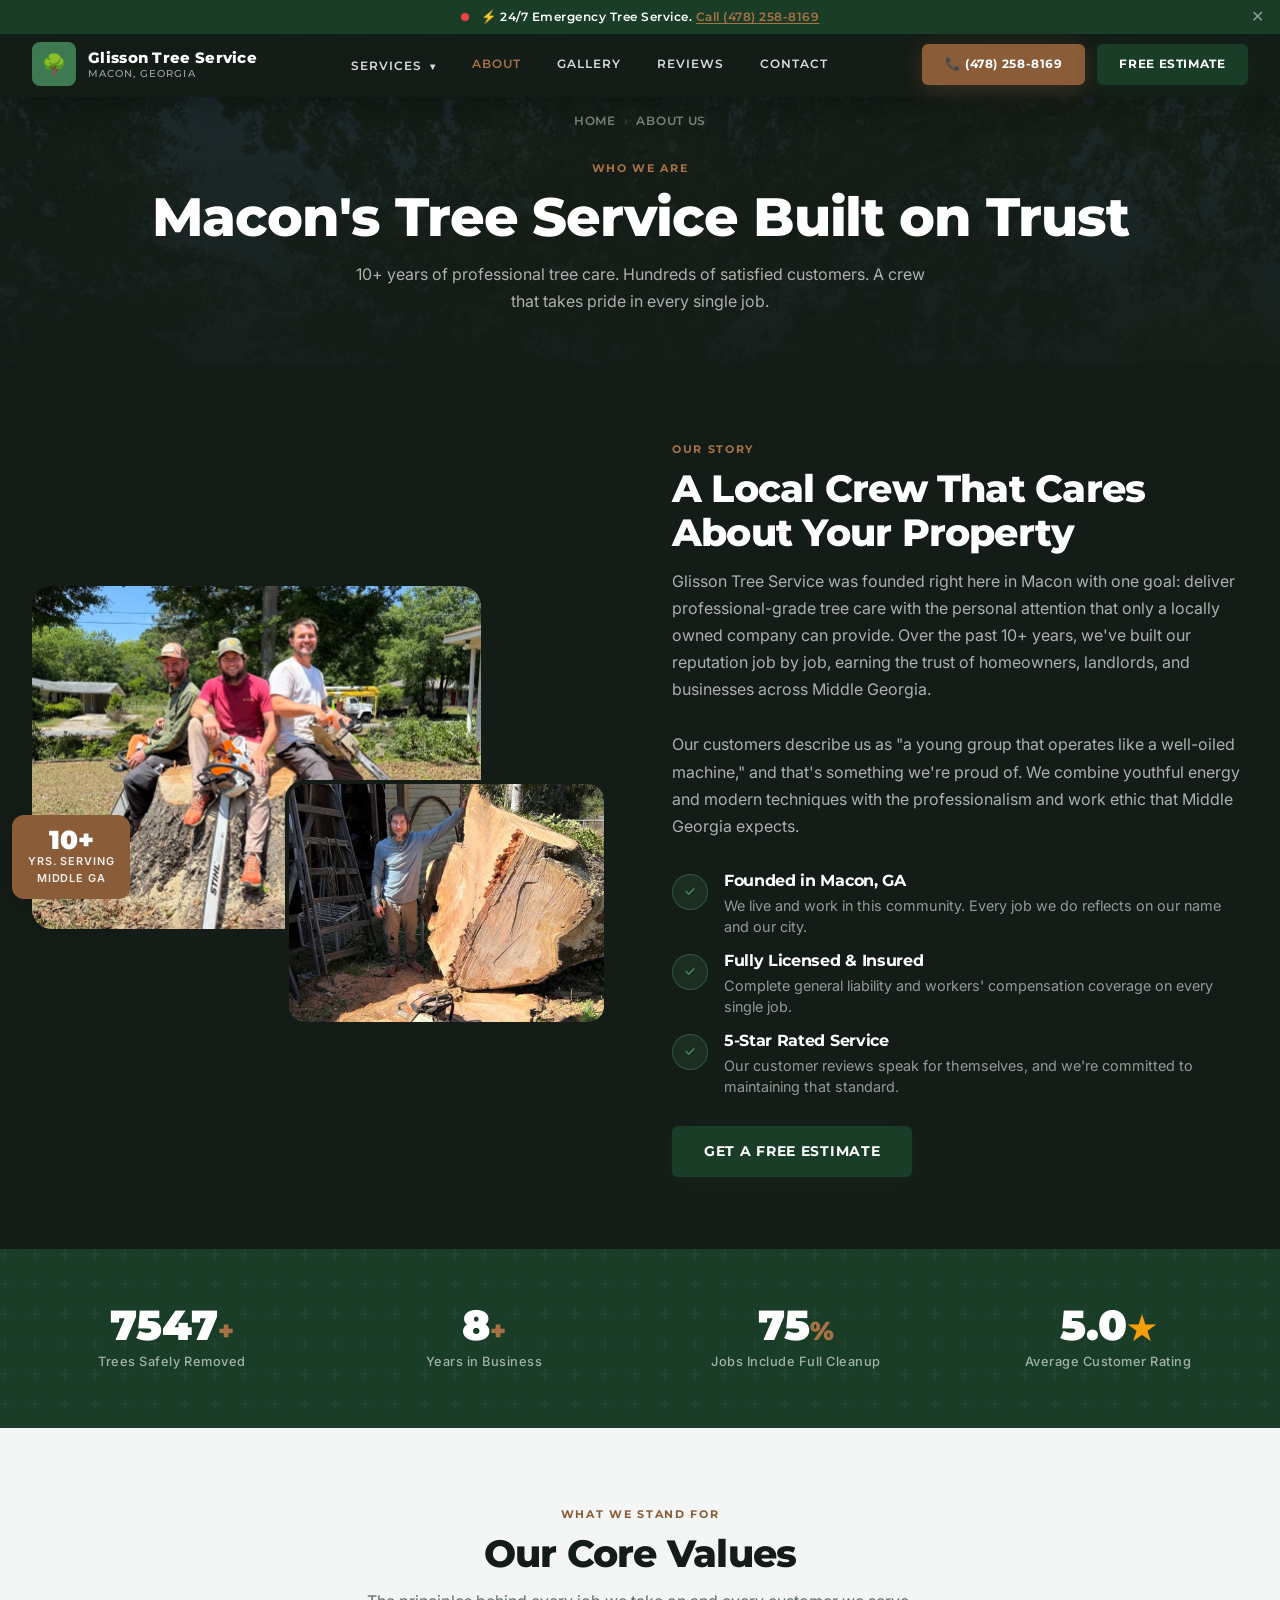
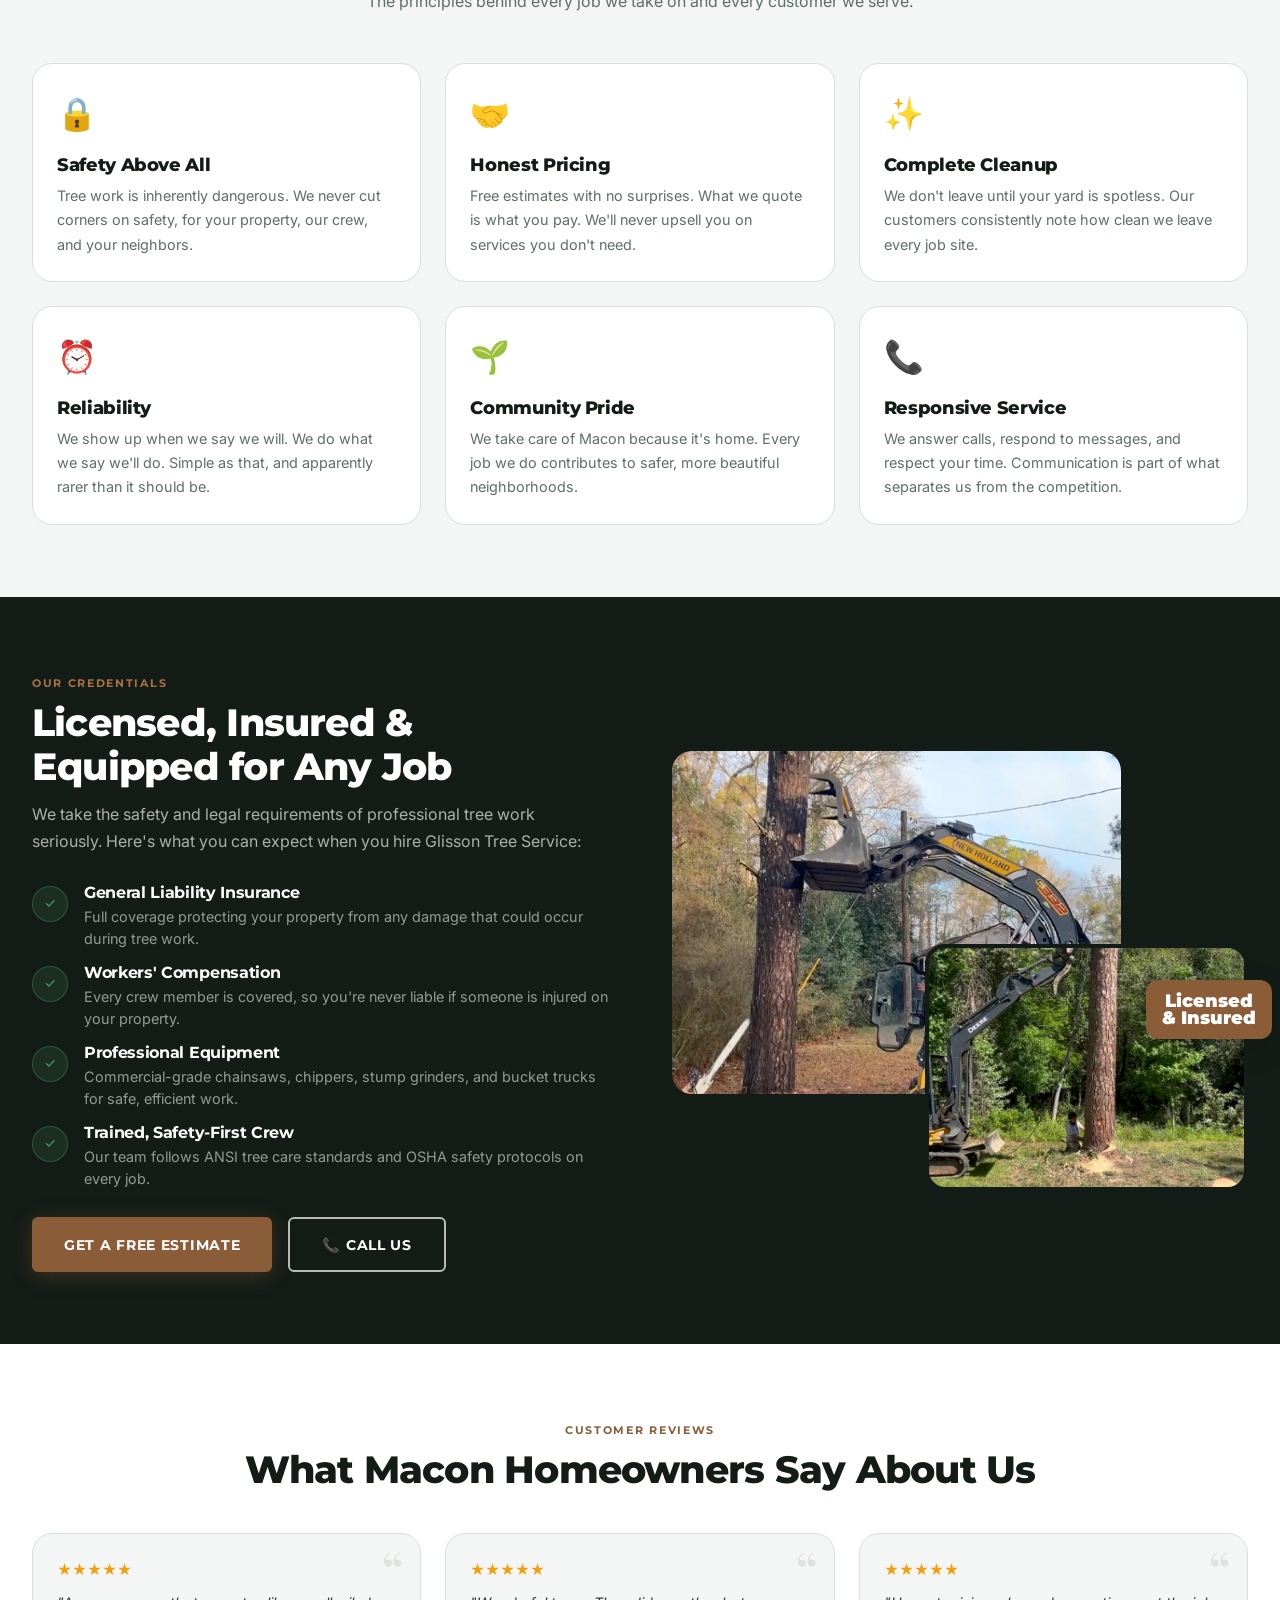
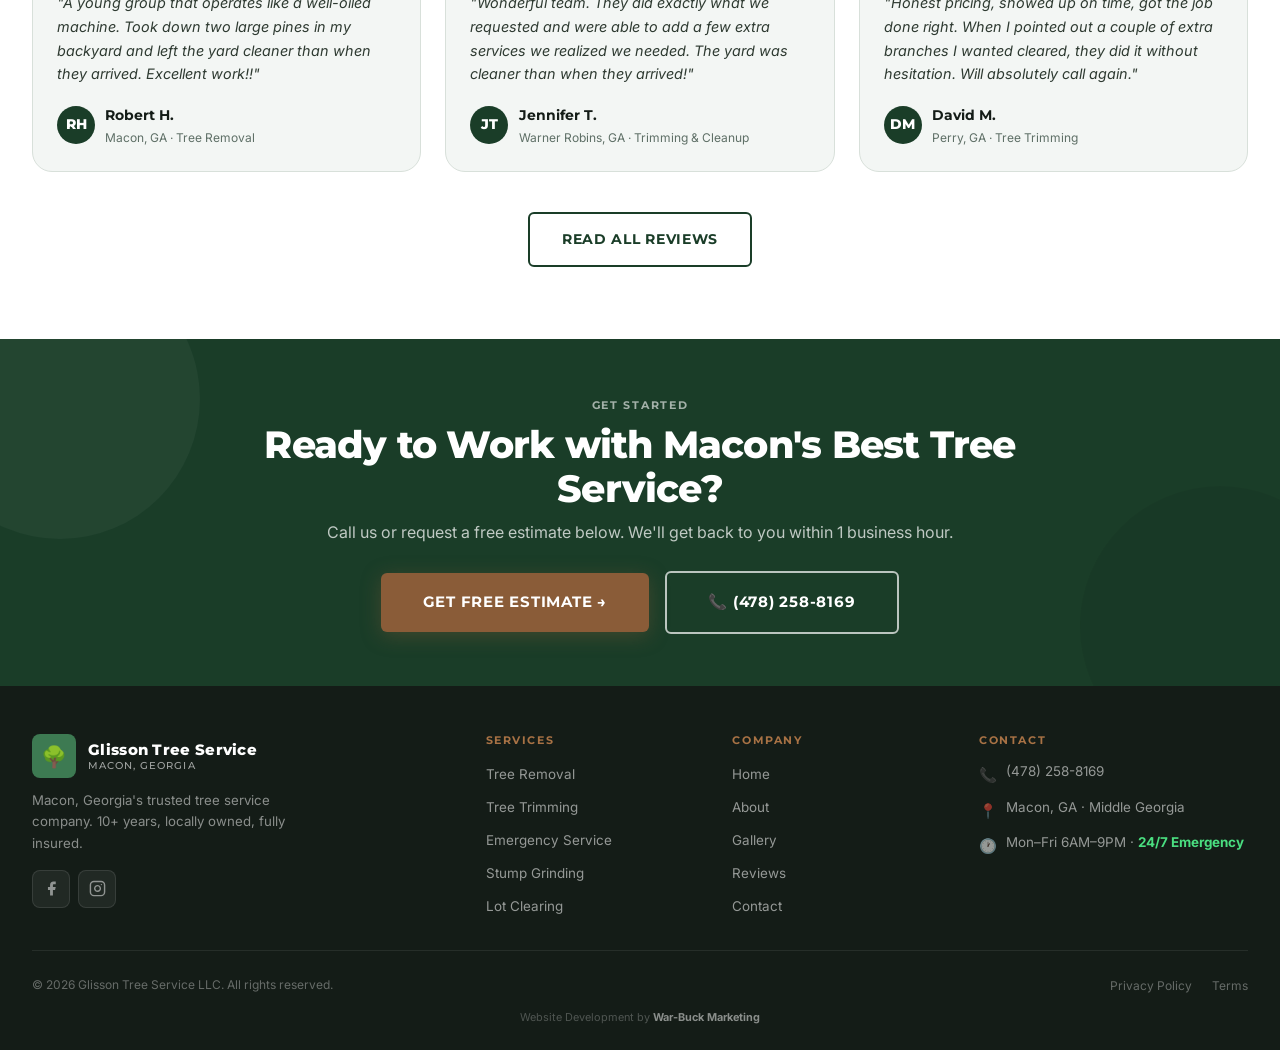
<file: about.html>
<!DOCTYPE html>
<html lang="en">
<head>
  <meta charset="UTF-8" />
  <meta name="viewport" content="width=device-width, initial-scale=1.0" />
  <title>About Glisson Tree Service | Macon, GA</title>
  <meta name="description" content="Locally owned tree service in Macon GA. 10+ years serving Middle Georgia, fully licensed & insured, 5-star rated. Call (478) 258-8169." />
  <meta name="keywords" content="about Glisson Tree Service, Macon GA tree service company, local tree service Macon Georgia, trusted tree service Middle Georgia" />
  <link rel="canonical" href="https://glissontreeservicellc.com/about.html" />
  <meta property="og:title" content="About Glisson Tree Service | Macon, GA" />
  <meta property="og:description" content="Locally owned, fully insured tree service in Macon, GA. 10+ years, 5-star rated, community-focused." />
  <meta property="og:type" content="website" />
  <meta property="og:image" content="https://glissontreeservicellc.com/images/team-photo.jpg" />
  <link rel="preconnect" href="https://fonts.googleapis.com" /><link rel="preconnect" href="https://fonts.gstatic.com" crossorigin />
  <link href="https://fonts.googleapis.com/css2?family=Montserrat:wght@400;500;600;700;800;900&family=Inter:wght@300;400;500;600&family=Playfair+Display:ital,wght@0,700;1,700&display=swap" rel="stylesheet" />
  <link rel="stylesheet" href="styles.css" />
  <link rel="icon" href="data:image/svg+xml,<svg xmlns='http://www.w3.org/2000/svg' viewBox='0 0 32 32'><rect width='32' height='32' rx='6' fill='%231a3d28'/><text y='24' x='5' font-size='22'>🌳</text></svg>" />
  <script type="application/ld+json">
  {"@context":"https://schema.org","@graph":[{"@type":"LocalBusiness","name":"Glisson Tree Service","description":"Locally owned tree service in Macon, GA with 10+ years experience. Licensed and insured.","telephone":"+14782588169","address":{"@type":"PostalAddress","addressLocality":"Macon","addressRegion":"GA","postalCode":"31211","addressCountry":"US"},"foundingDate":"2017","numberOfEmployees":{"@type":"QuantitativeValue","value":5}},{"@type":"BreadcrumbList","itemListElement":[{"@type":"ListItem","position":1,"name":"Home","item":"https://glissontreeservicellc.com/"},{"@type":"ListItem","position":2,"name":"About","item":"https://glissontreeservicellc.com/about.html"}]}]}
  </script>
</head>
<body>

  <div class="ann-bar"><div class="ann-bar-inner"><span class="ann-emergency-dot"></span><span>⚡ 24/7 Emergency Tree Service. <a href="tel:+14782588169">Call (478) 258-8169</a></span></div><button class="ann-bar-dismiss">✕</button></div>

  <nav class="nav ann-visible" role="navigation">
    <div class="nav-inner">
      <a href="index.html" class="nav-logo"><div class="logo-mark">🌳</div><div class="logo-text">Glisson Tree Service<span>Macon, Georgia</span></div></a>
      <div class="nav-links">
        <div class="nav-dropdown"><a href="#" class="nav-link">Services <span class="nav-chevron">▾</span></a><div class="nav-dropdown-menu"><a href="tree-removal.html"><span class="drop-icon">🌳</span> Tree Removal</a><a href="tree-trimming.html"><span class="drop-icon">✂️</span> Tree Trimming & Pruning</a><a href="emergency-tree-service.html"><span class="drop-icon">🚨</span> Emergency Tree Service</a><div class="drop-divider"></div><a href="stump-grinding.html"><span class="drop-icon">🪵</span> Stump Grinding</a><a href="lot-clearing.html"><span class="drop-icon">🚜</span> Lot & Land Clearing</a></div></div>
        <a href="about.html" class="nav-link active">About</a><a href="gallery.html" class="nav-link">Gallery</a><a href="reviews.html" class="nav-link">Reviews</a><a href="contact.html" class="nav-link">Contact</a>
      </div>
      <div class="nav-cta"><a href="tel:+14782588169" class="btn btn-call btn-sm">📞 (478) 258-8169</a><a href="contact.html#quote" class="btn btn-primary btn-sm">Free Estimate</a></div>
      <button class="hamburger" aria-label="Open menu"><span></span><span></span><span></span></button>
    </div>
  </nav>

  <div class="mobile-menu"><button class="mobile-menu-close">✕</button><a href="index.html">Home</a><div class="mobile-menu-divider"></div><div class="mobile-menu-services"><a href="tree-removal.html">Tree Removal</a><a href="tree-trimming.html">Tree Trimming</a><a href="emergency-tree-service.html">Emergency Service</a><a href="stump-grinding.html">Stump Grinding</a><a href="lot-clearing.html">Lot Clearing</a></div><div class="mobile-menu-divider"></div><a href="about.html">About</a><a href="gallery.html">Gallery</a><a href="reviews.html">Reviews</a><a href="contact.html">Contact</a><div class="mobile-menu-divider"></div><a href="tel:+14782588169" class="btn btn-call">📞 (478) 258-8169</a><a href="contact.html#quote" class="btn btn-primary">Get Free Estimate</a></div>
  <div class="sticky-mobile"><a href="tel:+14782588169" class="btn btn-call">📞 Call Now</a><a href="contact.html#quote" class="btn btn-primary">Free Estimate →</a></div>

  <main>

  <header class="page-header">
    <div class="page-header-bg" style="background-image:url('images/team-photo.jpg'); background-position: center top"></div>
    <div class="page-header-overlay"></div>
    <div class="page-header-content">
      <nav class="breadcrumb"><a href="index.html">Home</a><span class="breadcrumb-sep">›</span><span>About Us</span></nav>
      <span class="section-label">Who We Are</span>
      <h1>Macon's Tree Service Built on Trust</h1>
      <p>10+ years of professional tree care. Hundreds of satisfied customers. A crew that takes pride in every single job.</p>
    </div>
  </header>

  <!-- Our Story -->
  <section class="section why-section">
    <div class="container">
      <div class="why-grid">
        <div class="why-img-stack reveal-left">
          <div class="why-img-main"><img src="images/team-photo.jpg" alt="Glisson Tree Service team Macon Georgia" loading="lazy" /></div>
          <div class="why-img-accent"><img src="images/massive-tree-chainsaw.jpg" alt="Massive tree removal Macon GA" loading="lazy" style="object-position: center top" /></div>
          <div class="why-years-badge"><div class="why-years-num">10+</div><div class="why-years-text">Yrs. Serving<br>Middle GA</div></div>
        </div>
        <div class="why-content reveal reveal-delay-1">
          <span class="section-label">Our Story</span>
          <h2 class="section-title">A Local Crew That Cares About Your Property</h2>
          <p>Glisson Tree Service was founded right here in Macon with one goal: deliver professional-grade tree care with the personal attention that only a locally owned company can provide. Over the past 10+ years, we've built our reputation job by job, earning the trust of homeowners, landlords, and businesses across Middle Georgia.</p>
          <p style="margin-top:1rem">Our customers describe us as "a young group that operates like a well-oiled machine," and that's something we're proud of. We combine youthful energy and modern techniques with the professionalism and work ethic that Middle Georgia expects.</p>
          <div class="why-list" style="margin-top:2rem">
            <div class="why-item"><div class="why-check">✓</div><div class="why-item-text"><h4>Founded in Macon, GA</h4><p>We live and work in this community. Every job we do reflects on our name and our city.</p></div></div>
            <div class="why-item"><div class="why-check">✓</div><div class="why-item-text"><h4>Fully Licensed & Insured</h4><p>Complete general liability and workers' compensation coverage on every single job.</p></div></div>
            <div class="why-item"><div class="why-check">✓</div><div class="why-item-text"><h4>5-Star Rated Service</h4><p>Our customer reviews speak for themselves, and we're committed to maintaining that standard.</p></div></div>
          </div>
          <a href="contact.html#quote" class="btn btn-primary">Get a Free Estimate</a>
        </div>
      </div>
    </div>
  </section>

  <!-- Stats -->
  <section class="stats-section">
    <div class="stats-grid">
      <div class="stat-card"><div class="stat-num"><span class="stat-count" data-target="10000">0</span><span class="stat-suffix">+</span></div><div class="stat-label">Trees Safely Removed</div></div>
      <div class="stat-card"><div class="stat-num"><span class="stat-count" data-target="10">0</span><span class="stat-suffix">+</span></div><div class="stat-label">Years in Business</div></div>
      <div class="stat-card"><div class="stat-num"><span class="stat-count" data-target="100">0</span><span class="stat-suffix">%</span></div><div class="stat-label">Jobs Include Full Cleanup</div></div>
      <div class="stat-card"><div class="stat-num">5.0<span class="stat-suffix" style="font-size:2rem;color:#f59e0b">★</span></div><div class="stat-label">Average Customer Rating</div></div>
    </div>
  </section>

  <!-- Core Values -->
  <section class="section" style="background:var(--off-white)">
    <div class="container">
      <div class="section-center reveal">
        <span class="section-label">What We Stand For</span>
        <h2 class="section-title">Our Core Values</h2>
        <p class="section-sub">The principles behind every job we take on and every customer we serve.</p>
      </div>
      <div class="values-grid" style="margin-top:3rem">
        <div class="value-card reveal reveal-delay-1"><div class="value-icon">🔒</div><h3>Safety Above All</h3><p>Tree work is inherently dangerous. We never cut corners on safety, for your property, our crew, and your neighbors.</p></div>
        <div class="value-card reveal reveal-delay-2"><div class="value-icon">🤝</div><h3>Honest Pricing</h3><p>Free estimates with no surprises. What we quote is what you pay. We'll never upsell you on services you don't need.</p></div>
        <div class="value-card reveal reveal-delay-3"><div class="value-icon">✨</div><h3>Complete Cleanup</h3><p>We don't leave until your yard is spotless. Our customers consistently note how clean we leave every job site.</p></div>
        <div class="value-card reveal reveal-delay-1"><div class="value-icon">⏰</div><h3>Reliability</h3><p>We show up when we say we will. We do what we say we'll do. Simple as that, and apparently rarer than it should be.</p></div>
        <div class="value-card reveal reveal-delay-2"><div class="value-icon">🌱</div><h3>Community Pride</h3><p>We take care of Macon because it's home. Every job we do contributes to safer, more beautiful neighborhoods.</p></div>
        <div class="value-card reveal reveal-delay-3"><div class="value-icon">📞</div><h3>Responsive Service</h3><p>We answer calls, respond to messages, and respect your time. Communication is part of what separates us from the competition.</p></div>
      </div>
    </div>
  </section>

  <!-- Certifications & Trust -->
  <section class="section why-section">
    <div class="container">
      <div class="why-grid">
        <div class="why-content reveal">
          <span class="section-label">Our Credentials</span>
          <h2 class="section-title">Licensed, Insured & Equipped for Any Job</h2>
          <p>We take the safety and legal requirements of professional tree work seriously. Here's what you can expect when you hire Glisson Tree Service:</p>
          <div class="why-list">
            <div class="why-item"><div class="why-check">✓</div><div class="why-item-text"><h4>General Liability Insurance</h4><p>Full coverage protecting your property from any damage that could occur during tree work.</p></div></div>
            <div class="why-item"><div class="why-check">✓</div><div class="why-item-text"><h4>Workers' Compensation</h4><p>Every crew member is covered, so you're never liable if someone is injured on your property.</p></div></div>
            <div class="why-item"><div class="why-check">✓</div><div class="why-item-text"><h4>Professional Equipment</h4><p>Commercial-grade chainsaws, chippers, stump grinders, and bucket trucks for safe, efficient work.</p></div></div>
            <div class="why-item"><div class="why-check">✓</div><div class="why-item-text"><h4>Trained, Safety-First Crew</h4><p>Our team follows ANSI tree care standards and OSHA safety protocols on every job.</p></div></div>
          </div>
          <div style="display:flex;gap:1rem;flex-wrap:wrap">
            <a href="contact.html#quote" class="btn btn-bark">Get a Free Estimate</a>
            <a href="tel:+14782588169" class="btn btn-outline">📞 Call Us</a>
          </div>
        </div>
        <div class="why-img-stack reveal-right">
          <div class="why-img-main"><img src="images/equipment-skid-steer.jpg" alt="Glisson Tree Service equipment Macon GA" loading="lazy" /></div>
          <div class="why-img-accent"><img src="images/excavator-pine-removal.jpg" alt="John Deere excavator tree removal" loading="lazy" style="object-position: center 65%" /></div>
          <div class="why-years-badge" style="right:-24px;left:auto"><div class="why-years-num" style="font-size:1.1rem">Licensed<br>&amp; Insured</div></div>
        </div>
      </div>
    </div>
  </section>

  <!-- Testimonials -->
  <section class="section testimonials-section">
    <div class="container">
      <div class="section-center reveal"><span class="section-label">Customer Reviews</span><h2 class="section-title">What Macon Homeowners Say About Us</h2></div>
      <div class="testimonials-grid">
        <div class="testimonial-card reveal reveal-delay-1"><div class="stars">★★★★★</div><p class="testimonial-text">"A young group that operates like a well-oiled machine. Took down two large pines in my backyard and left the yard cleaner than when they arrived. Excellent work!!"</p><div class="testimonial-author"><div class="author-avatar">RH</div><div><div class="author-name">Robert H.</div><div class="author-detail">Macon, GA · Tree Removal</div></div></div></div>
        <div class="testimonial-card reveal reveal-delay-2"><div class="stars">★★★★★</div><p class="testimonial-text">"Wonderful team. They did exactly what we requested and were able to add a few extra services we realized we needed. The yard was cleaner than when they arrived!"</p><div class="testimonial-author"><div class="author-avatar">JT</div><div><div class="author-name">Jennifer T.</div><div class="author-detail">Warner Robins, GA · Trimming & Cleanup</div></div></div></div>
        <div class="testimonial-card reveal reveal-delay-3"><div class="stars">★★★★★</div><p class="testimonial-text">"Honest pricing, showed up on time, got the job done right. When I pointed out a couple of extra branches I wanted cleared, they did it without hesitation. Will absolutely call again."</p><div class="testimonial-author"><div class="author-avatar">DM</div><div><div class="author-name">David M.</div><div class="author-detail">Perry, GA · Tree Trimming</div></div></div></div>
      </div>
      <div style="text-align:center;margin-top:2.5rem" class="reveal"><a href="reviews.html" class="btn btn-outline-forest">Read All Reviews</a></div>
    </div>
  </section>

  <section class="cta-banner"><div class="container-sm section-center"><span class="section-label">Get Started</span><h2>Ready to Work with Macon's Best Tree Service?</h2><p>Call us or request a free estimate below. We'll get back to you within 1 business hour.</p><div class="cta-banner-actions"><a href="contact.html#quote" class="btn btn-bark btn-lg">Get Free Estimate →</a><a href="tel:+14782588169" class="btn btn-outline btn-lg">📞 (478) 258-8169</a></div></div></section>

  </main>

  <footer class="footer">
    <div class="footer-grid">
      <div class="footer-brand"><a href="index.html" class="nav-logo"><div class="logo-mark">🌳</div><div class="logo-text">Glisson Tree Service<span>Macon, Georgia</span></div></a><p>Macon, Georgia's trusted tree service company. 10+ years, locally owned, fully insured.</p><div class="footer-social"><a href="#" class="social-link" aria-label="Facebook"><svg viewBox="0 0 24 24" fill="currentColor"><path d="M18 2h-3a5 5 0 0 0-5 5v3H7v4h3v8h4v-8h3l1-4h-4V7a1 1 0 0 1 1-1h3z"/></svg></a><a href="#" class="social-link" aria-label="Instagram"><svg viewBox="0 0 24 24" fill="none" stroke="currentColor" stroke-width="2" stroke-linecap="round" stroke-linejoin="round"><rect x="2" y="2" width="20" height="20" rx="5"/><path d="M16 11.37A4 4 0 1 1 12.63 8 4 4 0 0 1 16 11.37z"/><line x1="17.5" y1="6.5" x2="17.51" y2="6.5"/></svg></a></div></div>
      <div class="footer-col"><h4>Services</h4><ul><li><a href="tree-removal.html">Tree Removal</a></li><li><a href="tree-trimming.html">Tree Trimming</a></li><li><a href="emergency-tree-service.html">Emergency Service</a></li><li><a href="stump-grinding.html">Stump Grinding</a></li><li><a href="lot-clearing.html">Lot Clearing</a></li></ul></div>
      <div class="footer-col"><h4>Company</h4><ul><li><a href="index.html">Home</a></li><li><a href="about.html">About</a></li><li><a href="gallery.html">Gallery</a></li><li><a href="reviews.html">Reviews</a></li><li><a href="contact.html">Contact</a></li></ul></div>
      <div class="footer-col"><h4>Contact</h4><div class="footer-contact-item"><span class="fc-icon">📞</span><div><a href="tel:+14782588169">(478) 258-8169</a></div></div><div class="footer-contact-item"><span class="fc-icon">📍</span><div>Macon, GA · Middle Georgia</div></div><div class="footer-contact-item"><span class="fc-icon">🕐</span><div>Mon–Fri 6AM–9PM · <strong style="color:#4ade80">24/7 Emergency</strong></div></div></div>
    </div>
    <div class="footer-bottom"><p>© 2026 Glisson Tree Service LLC. All rights reserved.</p><div class="footer-links"><a href="#">Privacy Policy</a><a href="#">Terms</a></div></div><div class="dev-credit"><p>Website Development by <a href="https://warbuckmarketing.com" target="_blank" rel="noopener">War-Buck Marketing</a></p></div>
  </footer>

  <script src="script.js"></script>
</body>
</html>
</file>
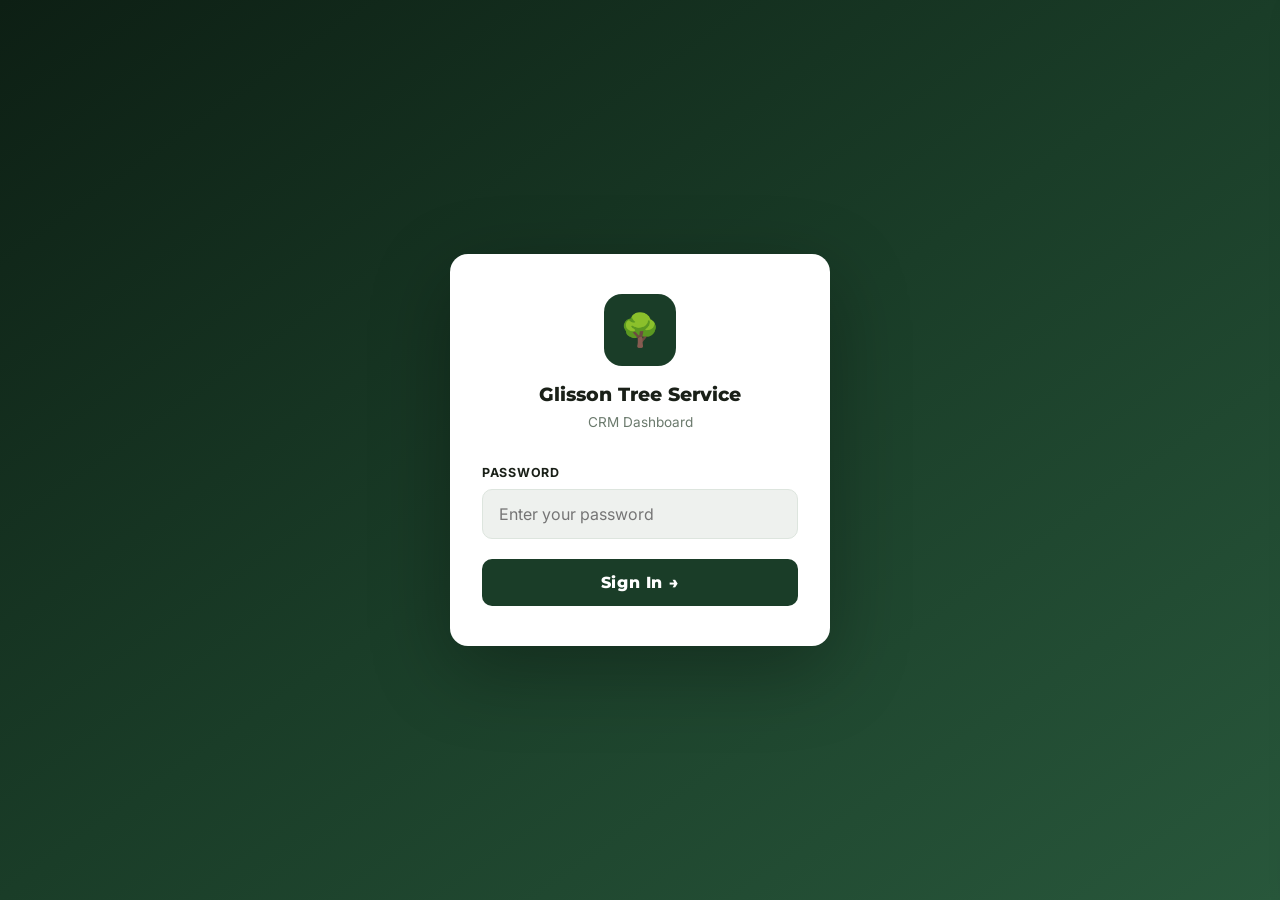
<file: admin.html>
<!DOCTYPE html>
<html lang="en">
<head>
  <meta charset="UTF-8" />
  <meta name="viewport" content="width=device-width, initial-scale=1.0" />
  <meta name="robots" content="noindex, nofollow" />
  <title>CRM — Glisson Tree Service</title>
  <link rel="preconnect" href="https://fonts.googleapis.com" />
  <link rel="preconnect" href="https://fonts.gstatic.com" crossorigin />
  <link href="https://fonts.googleapis.com/css2?family=Montserrat:wght@400;600;700;800;900&family=Inter:wght@300;400;500;600&display=swap" rel="stylesheet" />
  <link rel="stylesheet" href="admin.css" />
  <link rel="icon" href="data:image/svg+xml,<svg xmlns='http://www.w3.org/2000/svg' viewBox='0 0 32 32'><rect width='32' height='32' rx='6' fill='%231a3d28'/><text y='24' x='5' font-size='22'>🌳</text></svg>" />

  <!-- PWA -->
  <link rel="manifest" href="/manifest.json" />
  <meta name="mobile-web-app-capable" content="yes" />
  <meta name="apple-mobile-web-app-capable" content="yes" />
  <meta name="apple-mobile-web-app-status-bar-style" content="black-translucent" />
  <meta name="apple-mobile-web-app-title" content="Glisson CRM" />
  <link rel="apple-touch-icon" href="/icon-192.png" />
  <meta name="theme-color" content="#1a3d28" />
</head>
<body>

<!-- ═══════════════════════════════════
     LOGIN SCREEN
════════════════════════════════════ -->
<div id="loginScreen">
  <div class="login-card">
    <div class="login-logo">
      <div class="login-icon">🌳</div>
      <h1>Glisson Tree Service</h1>
      <p>CRM Dashboard</p>
    </div>
    <div class="login-field">
      <label for="loginPassword">Password</label>
      <input type="password" id="loginPassword" placeholder="Enter your password" autocomplete="current-password" />
    </div>
    <button class="login-btn" id="loginBtn">Sign In →</button>
    <div class="login-error" id="loginError">Incorrect password. Try again.</div>
  </div>
</div>

<!-- ═══════════════════════════════════
     DASHBOARD
════════════════════════════════════ -->
<div id="dashboard">

  <!-- Loading bar -->
  <div id="loadingBar"></div>

  <!-- HEADER -->
  <header class="crm-header">
    <div class="crm-brand">
      <span class="crm-brand-icon">🌳</span>
      <span class="crm-brand-name">Glisson CRM</span>
    </div>
    <div class="crm-header-right">
      <div class="crm-search-wrap">
        <span>🔍</span>
        <input type="text" id="searchInput" placeholder="Search…" autocomplete="off" />
      </div>
      <button class="btn-add" id="addLeadBtn">＋ Lead</button>
      <button class="btn-refresh" id="refreshBtn" title="Refresh">↻</button>
    </div>
  </header>

  <!-- STATS BAR -->
  <div class="stats-bar">
    <div class="stat-item">
      <div class="stat-num" id="statTotal">—</div>
      <div class="stat-lbl">Total</div>
    </div>
    <div class="stat-item">
      <div class="stat-num" id="statPipeline">—</div>
      <div class="stat-lbl">Pipeline</div>
    </div>
    <div class="stat-item">
      <div class="stat-num" id="statBookRate">—</div>
      <div class="stat-lbl">Booking Rate</div>
    </div>
    <div class="stat-item">
      <div class="stat-num" id="statAvgJob">—</div>
      <div class="stat-lbl">Avg Job</div>
    </div>
  </div>

  <!-- STAGE TABS (mobile) / hidden on desktop -->
  <div class="stage-tabs" id="stageTabs"></div>

  <!-- MAIN CONTENT -->
  <div class="crm-body">

    <!-- SIDEBAR (desktop only) -->
    <aside class="sidebar">
      <div class="sidebar-section-label">Filter by Service</div>
      <div class="service-filters">
        <button class="filter-chip active" data-filter="all">All Services</button>
        <button class="filter-chip" data-filter="tree removal">🌳 Tree Removal</button>
        <button class="filter-chip" data-filter="trimming">✂️ Trimming</button>
        <button class="filter-chip" data-filter="emergency">🚨 Emergency</button>
        <button class="filter-chip" data-filter="stump">🪵 Stump Grinding</button>
        <button class="filter-chip" data-filter="lot clearing">🚜 Lot Clearing</button>
      </div>
      <div class="sidebar-divider"></div>
      <a href="index.html" class="sidebar-website-link">← View Website</a>
      <button class="sidebar-logout" id="logoutBtn">Sign Out</button>
    </aside>

    <!-- PIPELINE BOARD (desktop) / CARD LIST (mobile) -->
    <div class="pipeline-wrap">

      <!-- Mobile service filter chips -->
      <div class="mobile-filters">
        <button class="filter-chip active" data-filter="all">All</button>
        <button class="filter-chip" data-filter="tree removal">🌳 Removal</button>
        <button class="filter-chip" data-filter="trimming">✂️ Trimming</button>
        <button class="filter-chip" data-filter="emergency">🚨 Emergency</button>
        <button class="filter-chip" data-filter="stump">🪵 Stump</button>
        <button class="filter-chip" data-filter="lot clearing">🚜 Clearing</button>
      </div>

      <!-- Board: columns injected by JS on desktop, single list on mobile -->
      <div class="pipeline-board" id="pipelineBoard"></div>
    </div>

  </div><!-- .crm-body -->

  <!-- Mobile FAB -->
  <button class="fab" id="fabAddBtn">＋</button>

</div><!-- #dashboard -->

<!-- ═══════════════════════════════════
     DETAIL PANEL
════════════════════════════════════ -->
<div class="detail-backdrop" id="detailBackdrop"></div>
<div class="detail-panel" id="detailPanel">
  <div class="detail-header">
    <div>
      <div class="detail-name" id="detailName">—</div>
      <div class="detail-service" id="detailService">—</div>
    </div>
    <button class="detail-close" id="closeDetail">✕</button>
  </div>

  <div class="detail-body">

    <div class="detail-section">
      <a class="detail-call-btn" id="detailCallBtn" href="#">📞 Call Now</a>
    </div>

    <div class="detail-section">
      <div class="detail-row"><span class="dl">Phone</span><span class="dv" id="detailPhone">—</span></div>
      <div class="detail-row"><span class="dl">Email</span><span class="dv" id="detailEmail">—</span></div>
      <div class="detail-row"><span class="dl">Source</span><span class="dv" id="detailSource">—</span></div>
      <div class="detail-row"><span class="dl">Date</span><span class="dv" id="detailDate">—</span></div>
      <div class="detail-row detail-row-block"><span class="dl">Message</span><span class="dv dv-msg" id="detailMessage">—</span></div>
    </div>

    <div class="detail-section">
      <div class="detail-section-title">Move to Stage</div>
      <div class="stage-btn-group" id="stageBtnGroup">
        <button class="stage-btn" data-stage="new">New Lead</button>
        <button class="stage-btn" data-stage="contacted">Contacted</button>
        <button class="stage-btn" data-stage="scheduled">Est. Scheduled</button>
        <button class="stage-btn" data-stage="quoted">Estimate Given</button>
        <button class="stage-btn" data-stage="booked">Job Booked</button>
        <button class="stage-btn" data-stage="completed">Completed</button>
      </div>
    </div>

    <div class="detail-section">
      <div class="detail-section-title">Priority</div>
      <div class="priority-btn-group">
        <button class="priority-btn" data-priority="normal">Normal</button>
        <button class="priority-btn" data-priority="high">🟠 High</button>
        <button class="priority-btn" data-priority="urgent">🔴 Urgent</button>
      </div>
    </div>

    <div class="detail-section">
      <div class="detail-section-title">Est. Job Value ($)</div>
      <input class="detail-input" id="detailValue" type="number" placeholder="0" min="0" />
    </div>

    <div class="detail-section">
      <div class="detail-section-title">Notes</div>
      <textarea class="detail-notes" id="detailNotes" placeholder="Quote given, follow-up date, job details…"></textarea>
      <button class="btn-save-notes" id="saveNotes">Save Notes &amp; Value</button>
    </div>

    <div class="detail-danger">
      <button class="btn-delete" id="deleteLead">🗑 Remove Lead</button>
    </div>

  </div>
</div>

<!-- ═══════════════════════════════════
     ADD LEAD MODAL
════════════════════════════════════ -->
<div class="modal-backdrop" id="addLeadModal">
  <div class="modal">
    <div class="modal-header">
      <h2>Add Lead</h2>
      <button class="modal-close" id="cancelAddLead">✕</button>
    </div>
    <form id="addLeadForm">
      <div class="modal-body">
        <div class="modal-row">
          <div class="modal-group">
            <label>Full Name *</label>
            <input name="name" placeholder="Jane Smith" required />
          </div>
          <div class="modal-group">
            <label>Phone *</label>
            <input name="phone" placeholder="(478) 000-0000" required inputmode="tel" />
          </div>
        </div>
        <div class="modal-row">
          <div class="modal-group">
            <label>Email</label>
            <input name="email" type="email" placeholder="jane@email.com" />
          </div>
          <div class="modal-group">
            <label>Est. Job Value ($)</label>
            <input name="value" type="number" placeholder="0" min="0" inputmode="numeric" />
          </div>
        </div>
        <div class="modal-row">
          <div class="modal-group">
            <label>Service</label>
            <select name="service">
              <option value="Tree Removal">Tree Removal</option>
              <option value="Tree Trimming">Tree Trimming</option>
              <option value="Emergency Service">Emergency Service</option>
              <option value="Stump Grinding">Stump Grinding</option>
              <option value="Lot Clearing">Lot Clearing</option>
              <option value="Storm Cleanup">Storm Cleanup</option>
              <option value="Other">Other</option>
            </select>
          </div>
          <div class="modal-group">
            <label>Source</label>
            <select name="source">
              <option value="Phone Call">Phone Call</option>
              <option value="Website Form">Website Form</option>
              <option value="Referral">Referral</option>
              <option value="Manual Entry">Manual Entry</option>
            </select>
          </div>
        </div>
        <div class="modal-group">
          <label>Notes</label>
          <textarea name="message" placeholder="Job details, address, anything relevant…"></textarea>
        </div>
      </div>
      <div class="modal-footer">
        <button type="button" id="cancelAddLead2">Cancel</button>
        <button type="submit">Add to Pipeline →</button>
      </div>
    </form>
  </div>
</div>

<script src="admin.js"></script>
<script>
  document.getElementById('cancelAddLead2').addEventListener('click', () => {
    document.getElementById('addLeadModal').classList.remove('open');
    document.getElementById('addLeadForm').reset();
  });
  document.getElementById('fabAddBtn').addEventListener('click', () => {
    document.getElementById('addLeadModal').classList.add('open');
  });
  document.getElementById('logoutBtn')?.addEventListener('click', () => {
    localStorage.removeItem('crm_auth');
    location.reload();
  });
</script>
</body>
</html>
</file>
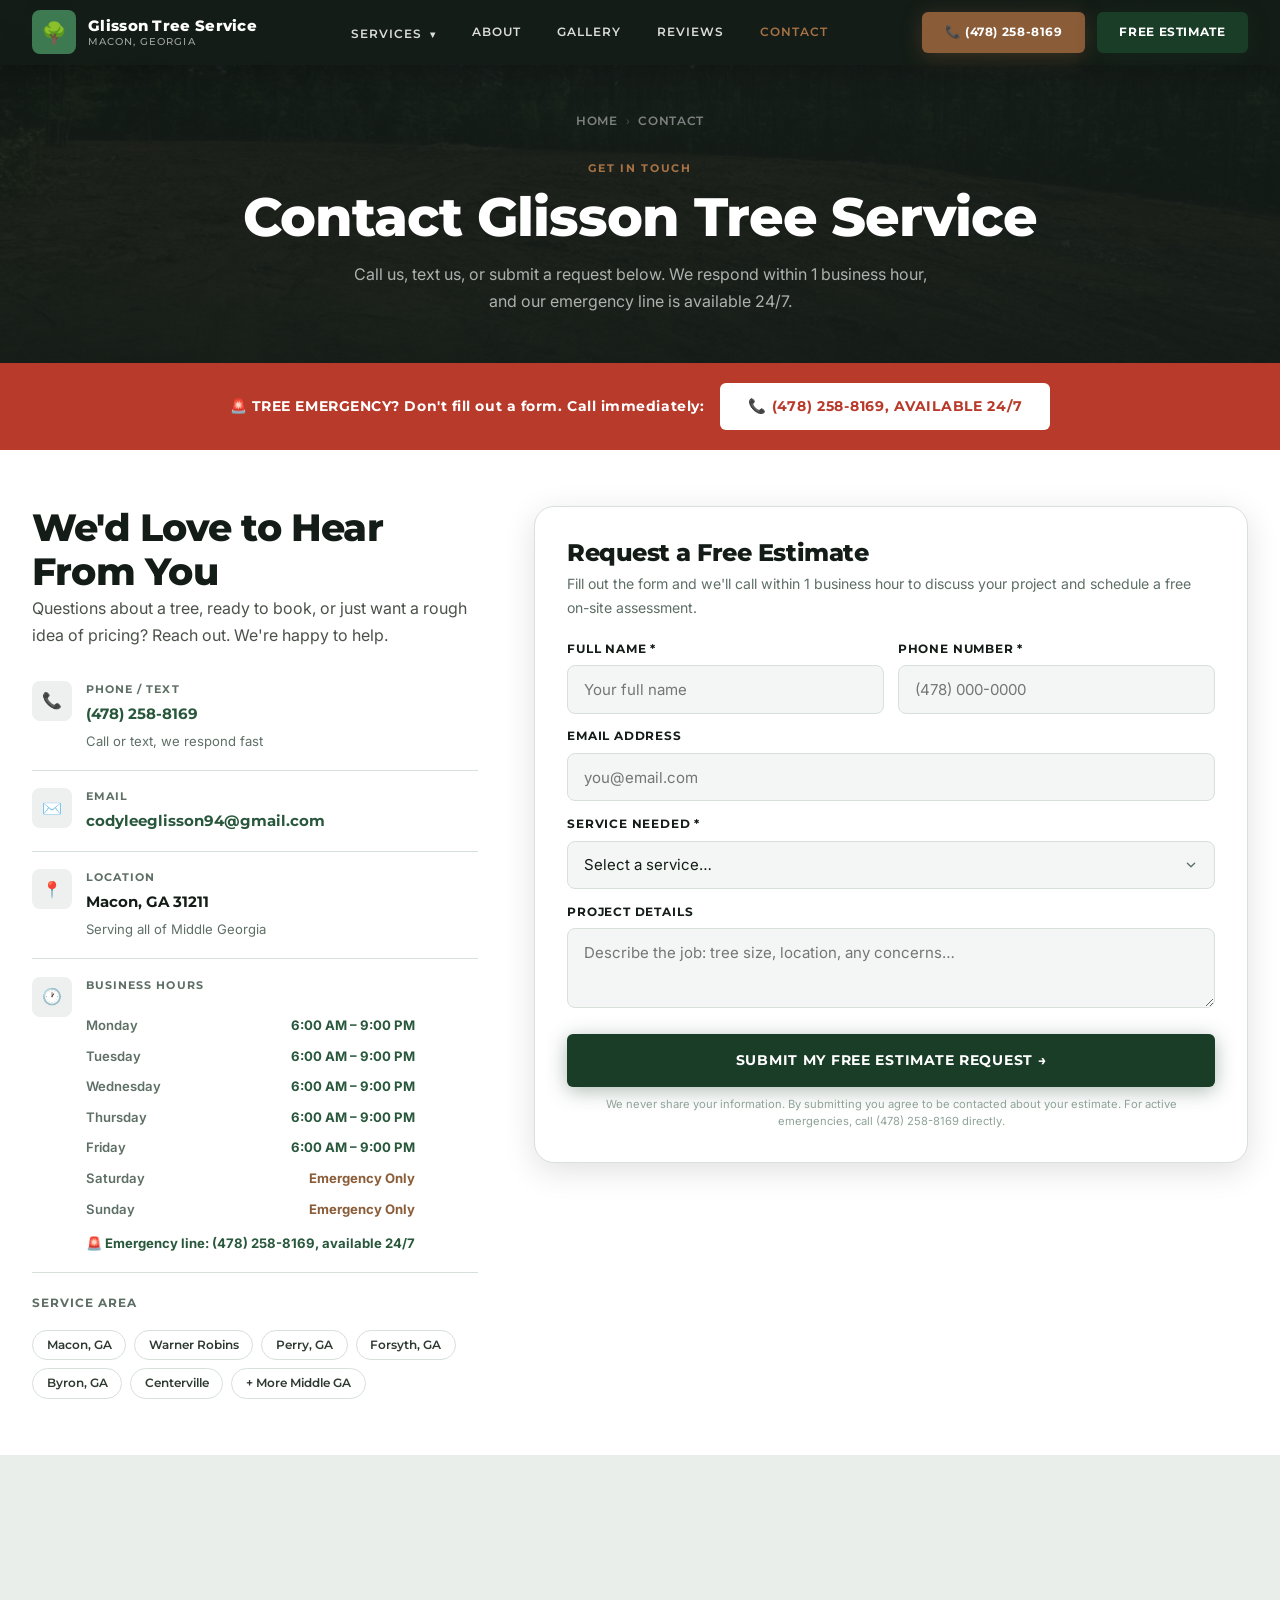
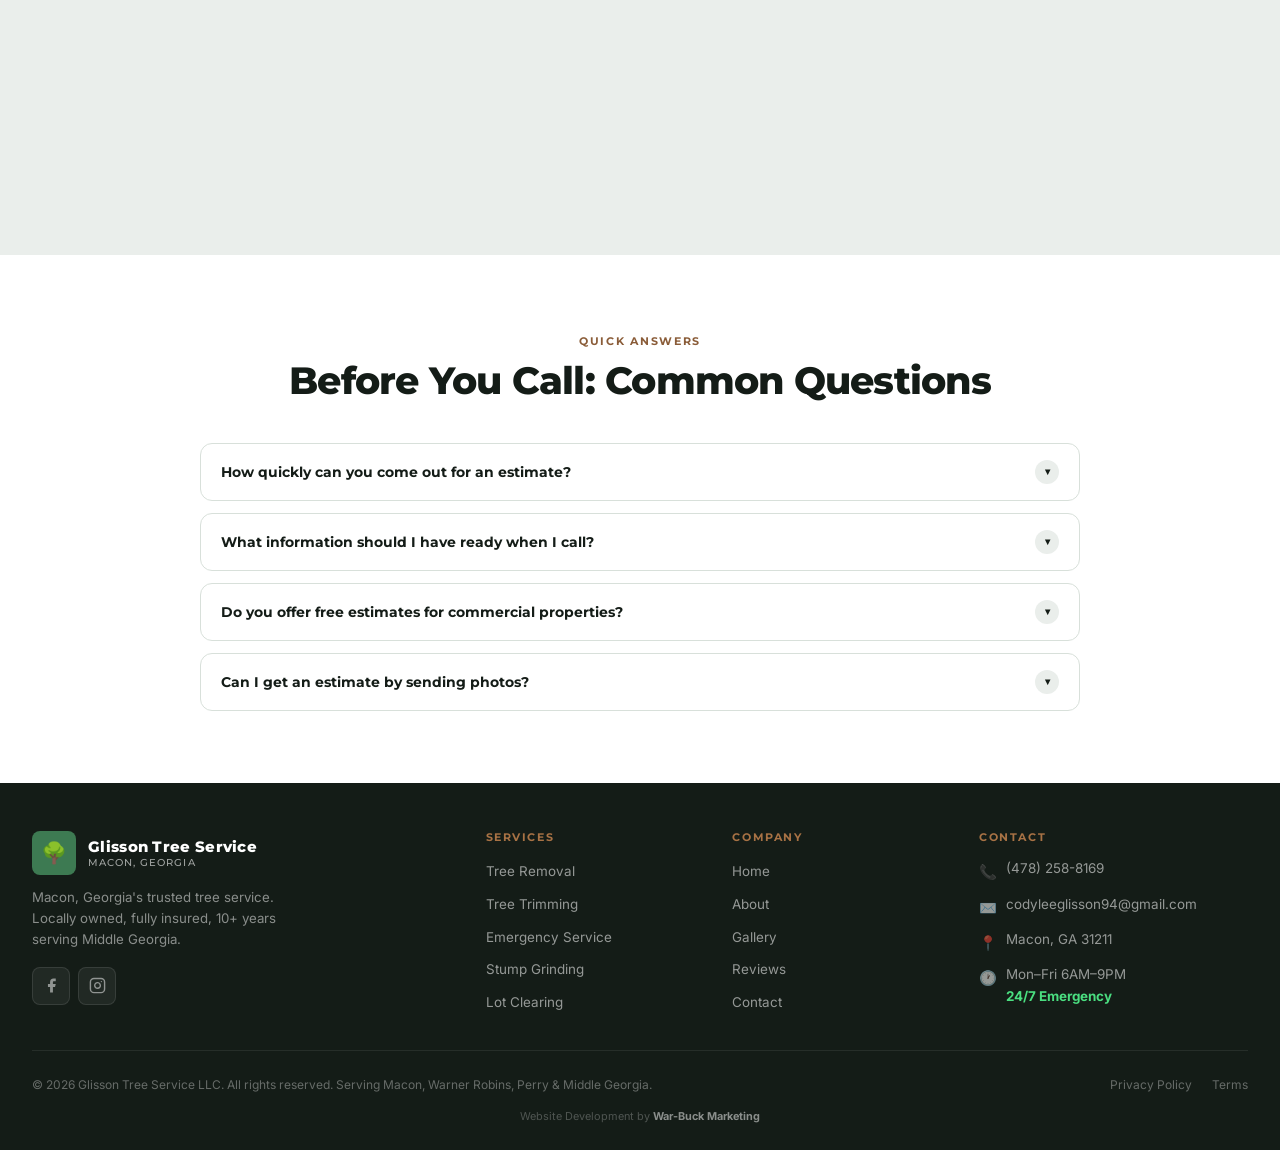
<file: contact.html>
<!DOCTYPE html>
<html lang="en">
<head>
  <meta charset="UTF-8" />
  <meta name="viewport" content="width=device-width, initial-scale=1.0" />
  <title>Contact Glisson Tree Service | Free Estimates Macon GA</title>
  <meta name="description" content="Contact Glisson Tree Service in Macon GA. Free estimates on tree removal, trimming & emergency service. Call (478) 258-8169 or request online." />
  <meta name="keywords" content="contact Glisson Tree Service, tree service quote Macon GA, tree removal estimate Macon Georgia, free tree estimate Macon" />
  <link rel="canonical" href="https://glissontreeservicellc.com/contact.html" />
  <meta property="og:title" content="Contact Glisson Tree Service | Macon, GA" />
  <meta property="og:description" content="Get a free tree service estimate in Macon, GA. Call (478) 258-8169 or submit a request online. We respond within 1 business hour." />
  <meta property="og:type" content="website" />
  <meta property="og:image" content="https://glissontreeservicellc.com/images/hero-climber.jpg" />
  <link rel="preconnect" href="https://fonts.googleapis.com" /><link rel="preconnect" href="https://fonts.gstatic.com" crossorigin />
  <link href="https://fonts.googleapis.com/css2?family=Montserrat:wght@400;500;600;700;800;900&family=Inter:wght@300;400;500;600&family=Playfair+Display:ital,wght@0,700;1,700&display=swap" rel="stylesheet" />
  <link rel="stylesheet" href="styles.css" />
  <link rel="icon" href="data:image/svg+xml,<svg xmlns='http://www.w3.org/2000/svg' viewBox='0 0 32 32'><rect width='32' height='32' rx='6' fill='%231a3d28'/><text y='24' x='5' font-size='22'>🌳</text></svg>" />
  <script type="application/ld+json">
  {"@context":"https://schema.org","@graph":[{"@type":"LocalBusiness","name":"Glisson Tree Service","telephone":"+14782588169","email":"codyleeglisson94@gmail.com","address":{"@type":"PostalAddress","addressLocality":"Macon","addressRegion":"GA","postalCode":"31211","addressCountry":"US"},"openingHoursSpecification":[{"@type":"OpeningHoursSpecification","dayOfWeek":["Monday","Tuesday","Wednesday","Thursday","Friday"],"opens":"06:00","closes":"21:00"},{"@type":"OpeningHoursSpecification","dayOfWeek":["Saturday","Sunday"],"description":"Emergency services available 24/7"}]},{"@type":"BreadcrumbList","itemListElement":[{"@type":"ListItem","position":1,"name":"Home","item":"https://glissontreeservicellc.com/"},{"@type":"ListItem","position":2,"name":"Contact","item":"https://glissontreeservicellc.com/contact.html"}]}]}
  </script>
</head>
<body>

  <nav class="nav" role="navigation">
    <div class="nav-inner">
      <a href="index.html" class="nav-logo"><div class="logo-mark">🌳</div><div class="logo-text">Glisson Tree Service<span>Macon, Georgia</span></div></a>
      <div class="nav-links">
        <div class="nav-dropdown"><a href="#" class="nav-link">Services <span class="nav-chevron">▾</span></a><div class="nav-dropdown-menu"><a href="tree-removal.html"><span class="drop-icon">🌳</span> Tree Removal</a><a href="tree-trimming.html"><span class="drop-icon">✂️</span> Tree Trimming & Pruning</a><a href="emergency-tree-service.html"><span class="drop-icon">🚨</span> Emergency Tree Service</a><div class="drop-divider"></div><a href="stump-grinding.html"><span class="drop-icon">🪵</span> Stump Grinding</a><a href="lot-clearing.html"><span class="drop-icon">🚜</span> Lot & Land Clearing</a></div></div>
        <a href="about.html" class="nav-link">About</a><a href="gallery.html" class="nav-link">Gallery</a><a href="reviews.html" class="nav-link">Reviews</a><a href="contact.html" class="nav-link active">Contact</a>
      </div>
      <div class="nav-cta"><a href="tel:+14782588169" class="btn btn-call btn-sm">📞 (478) 258-8169</a><a href="#quote" class="btn btn-primary btn-sm">Free Estimate</a></div>
      <button class="hamburger" aria-label="Open menu"><span></span><span></span><span></span></button>
    </div>
  </nav>

  <div class="mobile-menu"><button class="mobile-menu-close">✕</button><a href="index.html">Home</a><div class="mobile-menu-divider"></div><div class="mobile-menu-services"><a href="tree-removal.html">Tree Removal</a><a href="tree-trimming.html">Tree Trimming</a><a href="emergency-tree-service.html">Emergency Service</a><a href="stump-grinding.html">Stump Grinding</a><a href="lot-clearing.html">Lot Clearing</a></div><div class="mobile-menu-divider"></div><a href="about.html">About</a><a href="gallery.html">Gallery</a><a href="reviews.html">Reviews</a><a href="contact.html">Contact</a><div class="mobile-menu-divider"></div><a href="tel:+14782588169" class="btn btn-call">📞 (478) 258-8169</a><a href="#quote" class="btn btn-primary">Get Free Estimate</a></div>
  <div class="sticky-mobile"><a href="tel:+14782588169" class="btn btn-call">📞 Call Now</a><a href="#quote" class="btn btn-primary">Free Estimate →</a></div>

  <main>

  <header class="page-header">
    <div class="page-header-bg" style="background-image:url('images/lot-cleared-result.jpg')"></div>
    <div class="page-header-overlay"></div>
    <div class="page-header-content">
      <nav class="breadcrumb"><a href="index.html">Home</a><span class="breadcrumb-sep">›</span><span>Contact</span></nav>
      <span class="section-label">Get in Touch</span>
      <h1>Contact Glisson Tree Service</h1>
      <p>Call us, text us, or submit a request below. We respond within 1 business hour, and our emergency line is available 24/7.</p>
    </div>
  </header>

  <!-- Emergency Banner -->
  <div style="background:var(--emergency);padding:1.25rem 2rem;text-align:center">
    <div style="max-width:1280px;margin:0 auto;display:flex;align-items:center;justify-content:center;gap:1rem;flex-wrap:wrap">
      <span style="font-family:'Montserrat',sans-serif;font-size:0.85rem;font-weight:700;color:white;letter-spacing:0.04em">🚨 TREE EMERGENCY? Don't fill out a form. Call immediately:</span>
      <a href="tel:+14782588169" class="btn btn-lg" style="background:white;color:var(--emergency);font-size:0.9rem;padding:0.75rem 1.75rem">📞 (478) 258-8169, Available 24/7</a>
    </div>
  </div>

  <!-- Contact Section -->
  <section class="section contact-section" id="quote">
    <div class="container">
      <div class="contact-grid">

        <!-- Left: Contact Info -->
        <div class="reveal">
          <h2>We'd Love to Hear From You</h2>
          <p>Questions about a tree, ready to book, or just want a rough idea of pricing? Reach out. We're happy to help.</p>

          <div class="contact-detail" style="margin-top:2rem">
            <div class="contact-icon">📞</div>
            <div>
              <div class="contact-label">Phone / Text</div>
              <div class="contact-value"><a href="tel:+14782588169">(478) 258-8169</a></div>
              <p style="font-size:0.82rem;color:var(--smoke);margin-top:0.25rem">Call or text, we respond fast</p>
            </div>
          </div>

          <div class="contact-detail">
            <div class="contact-icon">✉️</div>
            <div>
              <div class="contact-label">Email</div>
              <div class="contact-value"><a href="mailto:codyleeglisson94@gmail.com">codyleeglisson94@gmail.com</a></div>
            </div>
          </div>

          <div class="contact-detail">
            <div class="contact-icon">📍</div>
            <div>
              <div class="contact-label">Location</div>
              <div class="contact-value">Macon, GA 31211</div>
              <p style="font-size:0.82rem;color:var(--smoke);margin-top:0.25rem">Serving all of Middle Georgia</p>
            </div>
          </div>

          <div class="contact-detail">
            <div class="contact-icon">🕐</div>
            <div>
              <div class="contact-label">Business Hours</div>
              <table class="hours-table">
                <tr><td>Monday</td><td class="hours-open">6:00 AM – 9:00 PM</td></tr>
                <tr><td>Tuesday</td><td class="hours-open">6:00 AM – 9:00 PM</td></tr>
                <tr><td>Wednesday</td><td class="hours-open">6:00 AM – 9:00 PM</td></tr>
                <tr><td>Thursday</td><td class="hours-open">6:00 AM – 9:00 PM</td></tr>
                <tr><td>Friday</td><td class="hours-open">6:00 AM – 9:00 PM</td></tr>
                <tr><td>Saturday</td><td style="color:var(--bark);font-weight:700">Emergency Only</td></tr>
                <tr><td>Sunday</td><td style="color:var(--bark);font-weight:700">Emergency Only</td></tr>
              </table>
              <p style="font-size:0.82rem;color:var(--forest-mid);font-weight:700;margin-top:0.5rem">🚨 Emergency line: (478) 258-8169, available 24/7</p>
            </div>
          </div>

          <div style="margin-top:1.25rem">
            <p style="font-size:0.75rem;font-weight:700;color:var(--smoke);text-transform:uppercase;letter-spacing:0.08em;margin-bottom:0.6rem;font-family:'Montserrat',sans-serif">Service Area</p>
            <div class="area-chips">
              <span class="area-chip">Macon, GA</span>
              <span class="area-chip">Warner Robins</span>
              <span class="area-chip">Perry, GA</span>
              <span class="area-chip">Forsyth, GA</span>
              <span class="area-chip">Byron, GA</span>
              <span class="area-chip">Centerville</span>
              <span class="area-chip">+ More Middle GA</span>
            </div>
          </div>
        </div>

        <!-- Right: Form -->
        <div class="contact-form-card reveal reveal-delay-1">
          <h3>Request a Free Estimate</h3>
          <p>Fill out the form and we'll call within 1 business hour to discuss your project and schedule a free on-site assessment.</p>
          <form class="contact-form-main quote-form" action="https://formsubmit.co/ajax/codyleeglisson94@gmail.com" method="POST" novalidate>
            <input type="hidden" name="_captcha" value="false" />
            <input type="hidden" name="_template" value="table" />
            <div class="form-row">
              <div class="form-group"><label for="c-name">Full Name *</label><input type="text" id="c-name" name="name" placeholder="Your full name" required autocomplete="name" /></div>
              <div class="form-group"><label for="c-phone">Phone Number *</label><input type="tel" id="c-phone" name="phone" placeholder="(478) 000-0000" required inputmode="tel" autocomplete="tel" /></div>
            </div>
            <div class="form-group"><label for="c-email">Email Address</label><input type="email" id="c-email" name="email" placeholder="you@email.com" autocomplete="email" /></div>
            <div class="form-group">
              <label for="c-service">Service Needed *</label>
              <select id="c-service" name="service" required>
                <option value="" disabled selected>Select a service…</option>
                <option value="removal">Tree Removal</option>
                <option value="trimming">Tree Trimming &amp; Pruning</option>
                <option value="emergency">Emergency Tree Service</option>
                <option value="stump">Stump Grinding</option>
                <option value="clearing">Lot &amp; Land Clearing</option>
                <option value="storm">Storm Damage Cleanup</option>
                <option value="multiple">Multiple Services</option>
                <option value="other">Other / Not Sure</option>
              </select>
            </div>
            <div class="form-group"><label for="c-details">Project Details</label><textarea id="c-details" name="details" placeholder="Describe the job: tree size, location, any concerns…"></textarea></div>
            <div class="form-submit-area"><button type="submit" class="btn btn-primary btn-lg">Submit My Free Estimate Request →</button></div>
            <p class="form-disclaimer">We never share your information. By submitting you agree to be contacted about your estimate. For active emergencies, call (478) 258-8169 directly.</p>
          </form>
          <div class="form-success"><div class="success-icon">🌳</div><h3>We Got Your Request!</h3><p>We'll call you within 1 business hour to discuss your project and schedule a free on-site estimate. If it's urgent, call us directly at (478) 258-8169.</p></div>
        </div>

      </div>
    </div>
  </section>

  <!-- Map -->
  <section style="padding:0">
    <div style="height:400px;background:var(--light-gray)">
      <iframe
        src="https://www.google.com/maps/embed?pb=!1m18!1m12!1m3!1d106835.84474099636!2d-83.79447449492187!3d32.84068930000001!2m3!1f0!2f0!3f0!3m2!1i1024!2i768!4f13.1!3m3!1m2!1s0x88f3f3a8ce638071%3A0xb55f5e9a9daebd3f!2sMacon%2C%20GA!5e0!3m2!1sen!2sus!4v1749000000000"
        style="width:100%;height:100%;border:0;display:block"
        loading="lazy" allowfullscreen="" referrerpolicy="no-referrer-when-downgrade"
        title="Glisson Tree Service service area for Macon GA and Middle Georgia">
      </iframe>
    </div>
  </section>

  <!-- FAQ -->
  <section class="section faq-section">
    <div class="container container-sm">
      <div class="section-center reveal"><span class="section-label">Quick Answers</span><h2 class="section-title">Before You Call: Common Questions</h2></div>
      <div class="faq-grid" style="margin-top:2.5rem;grid-template-columns:1fr">
        <div class="faq-item"><button class="faq-question">How quickly can you come out for an estimate? <span class="faq-chevron">▾</span></button><div class="faq-answer"><div class="faq-answer-inner">We typically schedule free estimates within 24–48 hours of your call. In many cases, especially for smaller residential jobs, we can come out the same day or next morning. Call (478) 258-8169 and we'll figure out the fastest option.</div></div></div>
        <div class="faq-item"><button class="faq-question">What information should I have ready when I call? <span class="faq-chevron">▾</span></button><div class="faq-answer"><div class="faq-answer-inner">It helps to know approximately how many trees, their rough size (small, medium, large), whether they're close to your home or other structures, and your property address. Don't worry if you're unsure. We're happy to assess everything when we come out.</div></div></div>
        <div class="faq-item"><button class="faq-question">Do you offer free estimates for commercial properties? <span class="faq-chevron">▾</span></button><div class="faq-answer"><div class="faq-answer-inner">Yes. We provide free estimates for both residential and commercial properties of all sizes, including multi-acre land clearing projects. Call us at (478) 258-8169 or submit the form above to get started.</div></div></div>
        <div class="faq-item"><button class="faq-question">Can I get an estimate by sending photos? <span class="faq-chevron">▾</span></button><div class="faq-answer"><div class="faq-answer-inner">Photos can give us a rough idea, but we strongly recommend an on-site estimate for accurate pricing. Tree jobs have a lot of variables (access, lean direction, nearby structures) that photos can't capture. The on-site estimate is free and takes about 20–30 minutes.</div></div></div>
      </div>
    </div>
  </section>

  </main>

  <footer class="footer">
    <div class="footer-grid">
      <div class="footer-brand"><a href="index.html" class="nav-logo"><div class="logo-mark">🌳</div><div class="logo-text">Glisson Tree Service<span>Macon, Georgia</span></div></a><p>Macon, Georgia's trusted tree service. Locally owned, fully insured, 10+ years serving Middle Georgia.</p><div class="footer-social"><a href="#" class="social-link" aria-label="Facebook"><svg viewBox="0 0 24 24" fill="currentColor"><path d="M18 2h-3a5 5 0 0 0-5 5v3H7v4h3v8h4v-8h3l1-4h-4V7a1 1 0 0 1 1-1h3z"/></svg></a><a href="#" class="social-link" aria-label="Instagram"><svg viewBox="0 0 24 24" fill="none" stroke="currentColor" stroke-width="2" stroke-linecap="round" stroke-linejoin="round"><rect x="2" y="2" width="20" height="20" rx="5"/><path d="M16 11.37A4 4 0 1 1 12.63 8 4 4 0 0 1 16 11.37z"/><line x1="17.5" y1="6.5" x2="17.51" y2="6.5"/></svg></a></div></div>
      <div class="footer-col"><h4>Services</h4><ul><li><a href="tree-removal.html">Tree Removal</a></li><li><a href="tree-trimming.html">Tree Trimming</a></li><li><a href="emergency-tree-service.html">Emergency Service</a></li><li><a href="stump-grinding.html">Stump Grinding</a></li><li><a href="lot-clearing.html">Lot Clearing</a></li></ul></div>
      <div class="footer-col"><h4>Company</h4><ul><li><a href="index.html">Home</a></li><li><a href="about.html">About</a></li><li><a href="gallery.html">Gallery</a></li><li><a href="reviews.html">Reviews</a></li><li><a href="contact.html">Contact</a></li></ul></div>
      <div class="footer-col"><h4>Contact</h4><div class="footer-contact-item"><span class="fc-icon">📞</span><div><a href="tel:+14782588169">(478) 258-8169</a></div></div><div class="footer-contact-item"><span class="fc-icon">✉️</span><div>codyleeglisson94@gmail.com</div></div><div class="footer-contact-item"><span class="fc-icon">📍</span><div>Macon, GA 31211</div></div><div class="footer-contact-item"><span class="fc-icon">🕐</span><div>Mon–Fri 6AM–9PM<br><strong style="color:#4ade80">24/7 Emergency</strong></div></div></div>
    </div>
    <div class="footer-bottom"><p>© 2026 Glisson Tree Service LLC. All rights reserved. Serving Macon, Warner Robins, Perry &amp; Middle Georgia.</p><div class="footer-links"><a href="#">Privacy Policy</a><a href="#">Terms</a></div></div><div class="dev-credit"><p>Website Development by <a href="https://warbuckmarketing.com" target="_blank" rel="noopener">War-Buck Marketing</a></p></div>
  </footer>
<script src="script.js"></script>
</body>
</html>
</file>
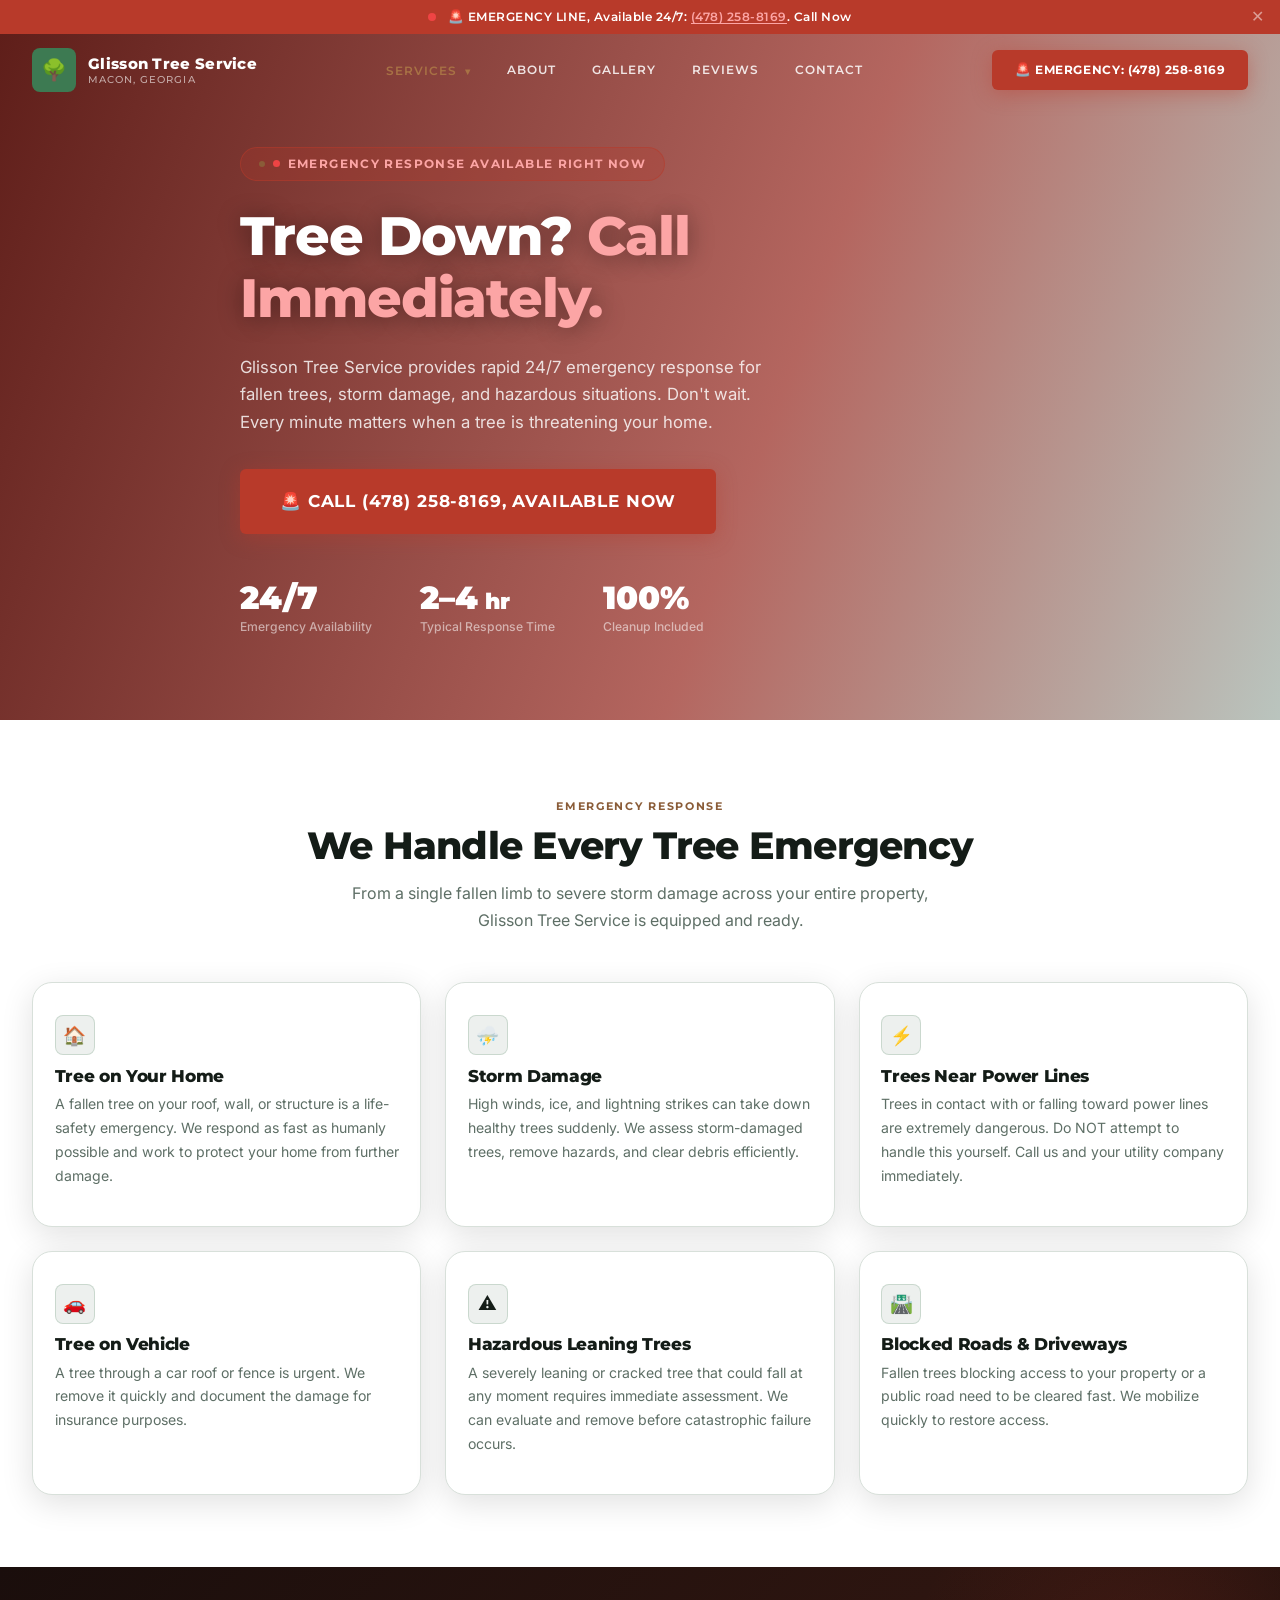
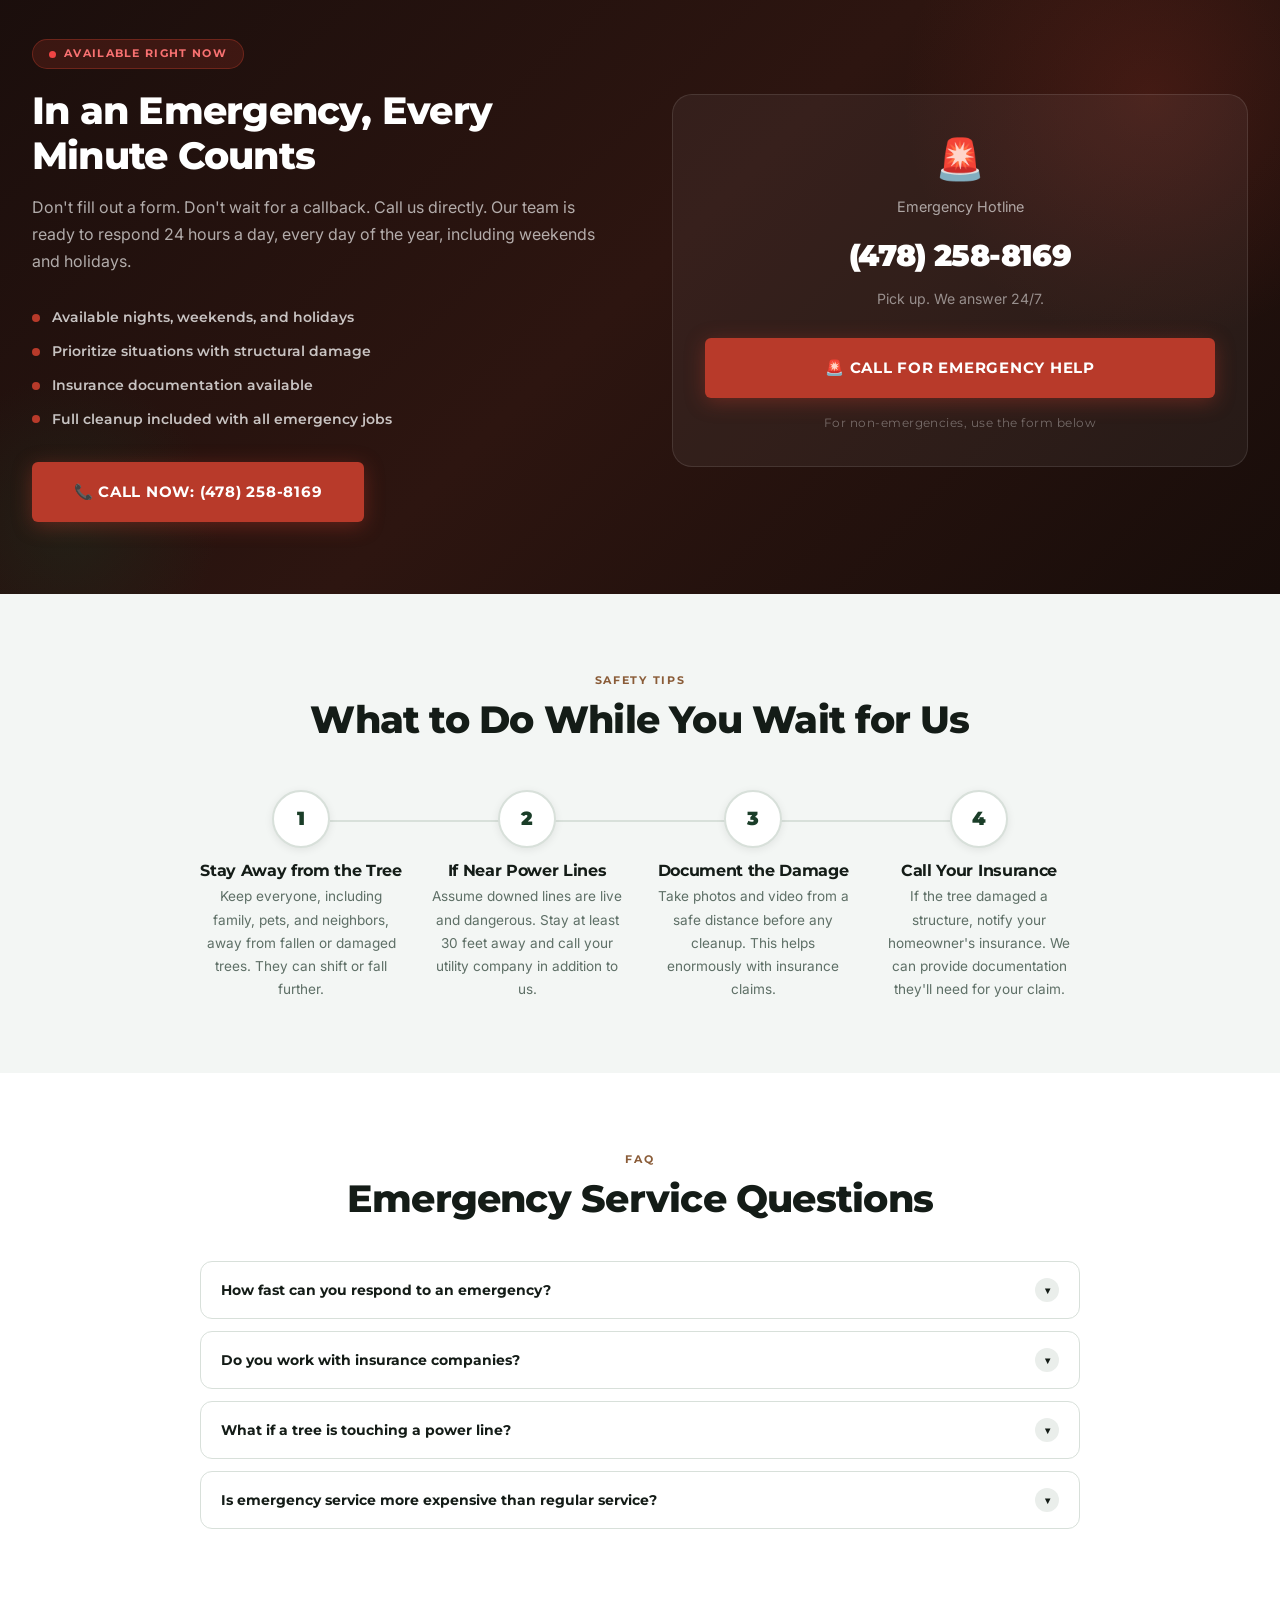
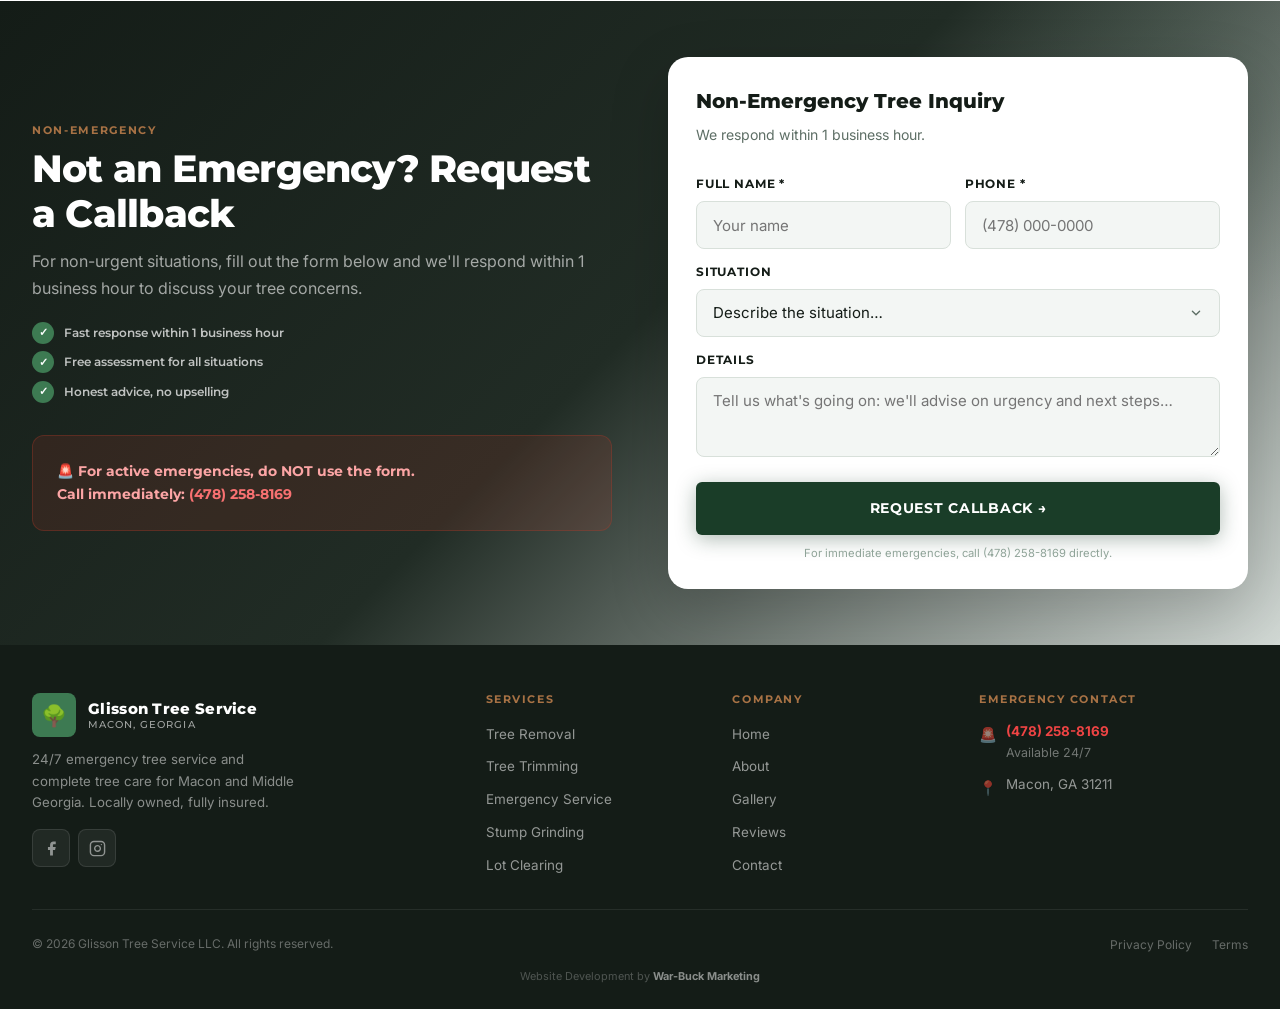
<file: emergency-tree-service.html>
<!DOCTYPE html>
<html lang="en">
<head>
  <meta charset="UTF-8" />
  <meta name="viewport" content="width=device-width, initial-scale=1.0" />
  <title>Emergency Tree Service Macon GA | 24/7 | Glisson</title>
  <meta name="description" content="24/7 emergency tree service in Macon, GA. Storm damage, fallen trees, hazardous limbs: we respond fast. Call Glisson Tree Service now at (478) 258-8169." />
  <meta name="keywords" content="emergency tree service Macon GA, 24/7 tree service Macon, storm damage tree removal Macon Georgia, fallen tree Macon GA, emergency tree removal Warner Robins" />
  <link rel="canonical" href="https://glissontreeservicellc.com/emergency-tree-service.html" />
  <meta property="og:title" content="24/7 Emergency Tree Service Macon GA | Glisson Tree Service" />
  <meta property="og:description" content="24/7 emergency tree service for storm damage, fallen trees, and hazardous situations. Rapid response across Macon and Middle Georgia. Call (478) 258-8169." />
  <meta property="og:type" content="website" />
  <meta property="og:image" content="https://images.unsplash.com/photo-1500382017468-9049fed747ef?auto=format&fit=crop&w=1200&q=80" />
  <link rel="preconnect" href="https://fonts.googleapis.com" /><link rel="preconnect" href="https://fonts.gstatic.com" crossorigin />
  <link href="https://fonts.googleapis.com/css2?family=Montserrat:wght@400;500;600;700;800;900&family=Inter:wght@300;400;500;600&family=Playfair+Display:ital,wght@0,700;1,700&display=swap" rel="stylesheet" />
  <link rel="stylesheet" href="styles.css" />
  <link rel="icon" href="data:image/svg+xml,<svg xmlns='http://www.w3.org/2000/svg' viewBox='0 0 32 32'><rect width='32' height='32' rx='6' fill='%231a3d28'/><text y='24' x='5' font-size='22'>🌳</text></svg>" />
  <script type="application/ld+json">
  {
    "@context": "https://schema.org",
    "@graph": [
      {"@type":"EmergencyService","name":"Emergency Tree Service","provider":{"@type":"LocalBusiness","name":"Glisson Tree Service","telephone":"+14782588169","openingHours":"Mo-Su 00:00-24:00"},"areaServed":"Macon, GA and Middle Georgia","description":"24/7 emergency tree service for storm damage, fallen trees, and hazardous tree situations across Macon, Georgia."},
      {"@type":"BreadcrumbList","itemListElement":[{"@type":"ListItem","position":1,"name":"Home","item":"https://glissontreeservicellc.com/"},{"@type":"ListItem","position":2,"name":"Emergency Tree Service","item":"https://glissontreeservicellc.com/emergency-tree-service.html"}]},
      {"@type":"FAQPage","mainEntity":[
        {"@type":"Question","name":"How fast can Glisson respond to an emergency?","acceptedAnswer":{"@type":"Answer","text":"We aim to respond to emergency calls within 2–4 hours. In severe storm situations with multiple calls, we prioritize the most dangerous situations first: trees on homes, blocking roads, or near power lines."}},
        {"@type":"Question","name":"What counts as a tree emergency?","acceptedAnswer":{"@type":"Answer","text":"A tree or large limb on your home, vehicle, or fence; a tree threatening to fall on a structure; trees blocking a driveway, road, or utilities; and severely storm-damaged trees with structural failure all qualify as tree emergencies."}},
        {"@type":"Question","name":"Do you work with insurance for storm damage?","acceptedAnswer":{"@type":"Answer","text":"Yes. We can provide detailed invoices and documentation that you can submit to your homeowner's insurance. We work with many insurance adjusters across Middle Georgia."}}
      ]}
    ]
  }
  </script>
</head>
<body>

  <div class="ann-bar" style="background:var(--emergency)"><div class="ann-bar-inner"><span class="ann-emergency-dot"></span><span>🚨 EMERGENCY LINE, Available 24/7: <a href="tel:+14782588169" style="color:#fca5a5">(478) 258-8169</a>. Call Now</span></div><button class="ann-bar-dismiss">✕</button></div>

  <nav class="nav ann-visible" role="navigation">
    <div class="nav-inner">
      <a href="index.html" class="nav-logo"><div class="logo-mark">🌳</div><div class="logo-text">Glisson Tree Service<span>Macon, Georgia</span></div></a>
      <div class="nav-links">
        <div class="nav-dropdown"><a href="#" class="nav-link active">Services <span class="nav-chevron">▾</span></a><div class="nav-dropdown-menu"><a href="tree-removal.html"><span class="drop-icon">🌳</span> Tree Removal</a><a href="tree-trimming.html"><span class="drop-icon">✂️</span> Tree Trimming & Pruning</a><a href="emergency-tree-service.html"><span class="drop-icon">🚨</span> Emergency Tree Service</a><div class="drop-divider"></div><a href="stump-grinding.html"><span class="drop-icon">🪵</span> Stump Grinding</a><a href="lot-clearing.html"><span class="drop-icon">🚜</span> Lot & Land Clearing</a></div></div>
        <a href="about.html" class="nav-link">About</a><a href="gallery.html" class="nav-link">Gallery</a><a href="reviews.html" class="nav-link">Reviews</a><a href="contact.html" class="nav-link">Contact</a>
      </div>
      <div class="nav-cta"><a href="tel:+14782588169" class="btn btn-emergency btn-sm">🚨 Emergency: (478) 258-8169</a></div>
      <button class="hamburger" aria-label="Open menu"><span></span><span></span><span></span></button>
    </div>
  </nav>

  <div class="mobile-menu"><button class="mobile-menu-close">✕</button><a href="index.html">Home</a><div class="mobile-menu-divider"></div><div class="mobile-menu-services"><a href="tree-removal.html">Tree Removal</a><a href="tree-trimming.html">Tree Trimming</a><a href="emergency-tree-service.html">Emergency Service</a><a href="stump-grinding.html">Stump Grinding</a><a href="lot-clearing.html">Lot Clearing</a></div><div class="mobile-menu-divider"></div><a href="about.html">About</a><a href="gallery.html">Gallery</a><a href="reviews.html">Reviews</a><a href="contact.html">Contact</a><div class="mobile-menu-divider"></div><a href="tel:+14782588169" class="btn btn-emergency">🚨 Emergency Line</a><a href="#contact-form" class="btn btn-primary">Non-Emergency Form</a></div>
  <div class="sticky-mobile"><a href="tel:+14782588169" class="btn btn-emergency">🚨 Call Now, 24/7</a><a href="#contact-form" class="btn btn-primary">Request Help →</a></div>

  <main>

  <!-- Emergency Hero Section -->
  <section class="hero" style="min-height:80vh" aria-label="Emergency tree service">
    <div class="hero-bg" style="background-image:url('https://images.unsplash.com/photo-1500382017468-9049fed747ef?auto=format&fit=crop&w=1920&q=80')"></div>
    <div class="hero-overlay" style="background:linear-gradient(110deg,rgba(80,10,5,0.92) 0%,rgba(140,20,10,0.65) 60%,rgba(26,61,40,0.3) 100%)"></div>
    <div class="hero-content" style="padding-top:9rem;padding-bottom:5rem">
      <div class="hero-badge" style="background:rgba(184,58,42,0.25);border-color:rgba(184,58,42,0.5);color:#fca5a5">
        <span style="background:#ef4444;width:7px;height:7px;border-radius:50%;animation:blink 1.2s infinite"></span>
        Emergency Response Available Right Now
      </div>
      <h1 style="color:white">Tree Down? <em style="color:#fca5a5">Call Immediately.</em></h1>
      <p class="hero-sub">Glisson Tree Service provides rapid 24/7 emergency response for fallen trees, storm damage, and hazardous situations. Don't wait. Every minute matters when a tree is threatening your home.</p>
      <div class="hero-actions">
        <a href="tel:+14782588169" class="btn btn-emergency btn-lg" style="font-size:1.05rem;padding:1.2rem 2.5rem">🚨 Call (478) 258-8169, Available Now</a>
      </div>
      <div class="hero-stats">
        <div><div class="stat-num">24/7</div><div class="stat-label">Emergency Availability</div></div>
        <div><div class="stat-num">2–4<span style="font-size:1.4rem"> hr</span></div><div class="stat-label">Typical Response Time</div></div>
        <div><div class="stat-num">100%</div><div class="stat-label">Cleanup Included</div></div>
      </div>
    </div>
  </section>

  <!-- Emergency Services -->
  <section class="section" id="emergency-services">
    <div class="container">
      <div class="section-center reveal">
        <span class="section-label">Emergency Response</span>
        <h2 class="section-title">We Handle Every Tree Emergency</h2>
        <p class="section-sub">From a single fallen limb to severe storm damage across your entire property, Glisson Tree Service is equipped and ready.</p>
      </div>
      <div class="services-grid" style="margin-top:3rem">
        <div class="service-card reveal reveal-delay-1"><div class="service-card-body" style="padding-top:2rem"><div class="service-icon">🏠</div><h3>Tree on Your Home</h3><p>A fallen tree on your roof, wall, or structure is a life-safety emergency. We respond as fast as humanly possible and work to protect your home from further damage.</p></div></div>
        <div class="service-card reveal reveal-delay-2"><div class="service-card-body" style="padding-top:2rem"><div class="service-icon">⛈️</div><h3>Storm Damage</h3><p>High winds, ice, and lightning strikes can take down healthy trees suddenly. We assess storm-damaged trees, remove hazards, and clear debris efficiently.</p></div></div>
        <div class="service-card reveal reveal-delay-3"><div class="service-card-body" style="padding-top:2rem"><div class="service-icon">⚡</div><h3>Trees Near Power Lines</h3><p>Trees in contact with or falling toward power lines are extremely dangerous. Do NOT attempt to handle this yourself. Call us and your utility company immediately.</p></div></div>
        <div class="service-card reveal reveal-delay-1"><div class="service-card-body" style="padding-top:2rem"><div class="service-icon">🚗</div><h3>Tree on Vehicle</h3><p>A tree through a car roof or fence is urgent. We remove it quickly and document the damage for insurance purposes.</p></div></div>
        <div class="service-card reveal reveal-delay-2"><div class="service-card-body" style="padding-top:2rem"><div class="service-icon">⚠️</div><h3>Hazardous Leaning Trees</h3><p>A severely leaning or cracked tree that could fall at any moment requires immediate assessment. We can evaluate and remove before catastrophic failure occurs.</p></div></div>
        <div class="service-card reveal reveal-delay-3"><div class="service-card-body" style="padding-top:2rem"><div class="service-icon">🛣️</div><h3>Blocked Roads & Driveways</h3><p>Fallen trees blocking access to your property or a public road need to be cleared fast. We mobilize quickly to restore access.</p></div></div>
      </div>
    </div>
  </section>

  <!-- Emergency CTA -->
  <section class="section emergency-section" id="call-now">
    <div class="container">
      <div class="emergency-inner">
        <div class="emergency-content reveal">
          <div class="emergency-badge"><span class="emergency-pulse"></span> Available Right Now</div>
          <h2>In an Emergency, Every Minute Counts</h2>
          <p>Don't fill out a form. Don't wait for a callback. Call us directly. Our team is ready to respond 24 hours a day, every day of the year, including weekends and holidays.</p>
          <div class="emergency-features">
            <div class="emergency-feature"><span class="emergency-feature-dot"></span> Available nights, weekends, and holidays</div>
            <div class="emergency-feature"><span class="emergency-feature-dot"></span> Prioritize situations with structural damage</div>
            <div class="emergency-feature"><span class="emergency-feature-dot"></span> Insurance documentation available</div>
            <div class="emergency-feature"><span class="emergency-feature-dot"></span> Full cleanup included with all emergency jobs</div>
          </div>
          <div style="display:flex;gap:1rem;flex-wrap:wrap;margin-top:0.5rem">
            <a href="tel:+14782588169" class="btn btn-emergency btn-lg">📞 Call Now: (478) 258-8169</a>
          </div>
        </div>
        <div class="emergency-cta-box reveal reveal-delay-2">
          <div class="emergency-clock">🚨</div>
          <p style="color:rgba(255,255,255,0.6);font-size:0.9rem;margin-bottom:0">Emergency Hotline</p>
          <div class="emergency-number"><a href="tel:+14782588169">(478) 258-8169</a></div>
          <p class="emergency-sub">Pick up. We answer 24/7.</p>
          <a href="tel:+14782588169" class="btn btn-emergency btn-lg" style="width:100%;justify-content:center;margin-bottom:1rem">🚨 Call for Emergency Help</a>
          <p style="color:rgba(255,255,255,0.35);font-size:0.72rem;font-family:'Montserrat',sans-serif;letter-spacing:0.04em">For non-emergencies, use the form below</p>
        </div>
      </div>
    </div>
  </section>

  <!-- What to Do While You Wait -->
  <section class="section" style="background:var(--off-white)">
    <div class="container container-sm">
      <div class="section-center reveal">
        <span class="section-label">Safety Tips</span>
        <h2 class="section-title">What to Do While You Wait for Us</h2>
      </div>
      <div class="process-grid" style="margin-top:3rem">
        <div class="process-step reveal reveal-delay-1"><div class="process-num" style="font-size:1.2rem">1</div><h4>Stay Away from the Tree</h4><p>Keep everyone, including family, pets, and neighbors, away from fallen or damaged trees. They can shift or fall further.</p></div>
        <div class="process-step reveal reveal-delay-2"><div class="process-num" style="font-size:1.2rem">2</div><h4>If Near Power Lines</h4><p>Assume downed lines are live and dangerous. Stay at least 30 feet away and call your utility company in addition to us.</p></div>
        <div class="process-step reveal reveal-delay-3"><div class="process-num" style="font-size:1.2rem">3</div><h4>Document the Damage</h4><p>Take photos and video from a safe distance before any cleanup. This helps enormously with insurance claims.</p></div>
        <div class="process-step reveal reveal-delay-4"><div class="process-num" style="font-size:1.2rem">4</div><h4>Call Your Insurance</h4><p>If the tree damaged a structure, notify your homeowner's insurance. We can provide documentation they'll need for your claim.</p></div>
      </div>
    </div>
  </section>

  <!-- FAQ -->
  <section class="section faq-section">
    <div class="container container-sm">
      <div class="section-center reveal"><span class="section-label">FAQ</span><h2 class="section-title">Emergency Service Questions</h2></div>
      <div class="faq-grid" style="margin-top:2.5rem;grid-template-columns:1fr">
        <div class="faq-item"><button class="faq-question">How fast can you respond to an emergency? <span class="faq-chevron">▾</span></button><div class="faq-answer"><div class="faq-answer-inner">Our typical emergency response time is 2–4 hours. During major storm events when we have multiple calls, we prioritize situations with the greatest risk: trees on homes and active hazards come first. We'll give you an honest ETA when you call.</div></div></div>
        <div class="faq-item"><button class="faq-question">Do you work with insurance companies? <span class="faq-chevron">▾</span></button><div class="faq-answer"><div class="faq-answer-inner">Yes. We provide detailed invoices and written documentation for insurance claims. Many homeowner's policies cover tree removal when a tree damages a structure. We work with insurance adjusters regularly across Middle Georgia.</div></div></div>
        <div class="faq-item"><button class="faq-question">What if a tree is touching a power line? <span class="faq-chevron">▾</span></button><div class="faq-answer"><div class="faq-answer-inner">Do NOT attempt to touch or move the tree yourself. Call your utility company (Georgia Power: 1-888-660-5890) first to have power de-energized if needed, then call us at (478) 258-8169. We're trained to work around utility lines safely.</div></div></div>
        <div class="faq-item"><button class="faq-question">Is emergency service more expensive than regular service? <span class="faq-chevron">▾</span></button><div class="faq-answer"><div class="faq-answer-inner">Emergency calls can have a different rate structure depending on time of day and job complexity. We're always honest and upfront about pricing before we start work, even in emergency situations.</div></div></div>
      </div>
    </div>
  </section>

  <!-- Non-Emergency Contact Form -->
  <section class="section form-section" id="contact-form">
    <div class="container">
      <div class="form-grid">
        <div class="form-left reveal">
          <span class="section-label">Non-Emergency</span>
          <h2>Not an Emergency? Request a Callback</h2>
          <p>For non-urgent situations, fill out the form below and we'll respond within 1 business hour to discuss your tree concerns.</p>
          <div class="form-trust">
            <div class="form-trust-item">Fast response within 1 business hour</div>
            <div class="form-trust-item">Free assessment for all situations</div>
            <div class="form-trust-item">Honest advice, no upselling</div>
          </div>
          <div style="margin-top:2rem;padding:1.5rem;background:rgba(184,58,42,0.15);border:1px solid rgba(184,58,42,0.3);border-radius:var(--radius)">
            <p style="color:#fca5a5;font-family:'Montserrat',sans-serif;font-weight:700;font-size:0.85rem;margin:0">🚨 For active emergencies, do NOT use the form.<br>Call immediately: <a href="tel:+14782588169" style="color:#f87171">(478) 258-8169</a></p>
          </div>
        </div>
        <div class="form-wrapper reveal reveal-delay-1">
          <div class="contact-form">
            <div class="form-title">Non-Emergency Tree Inquiry</div>
            <p class="form-subtitle">We respond within 1 business hour.</p>
            <form class="quote-form" action="https://formsubmit.co/ajax/codyleeglisson94@gmail.com" method="POST" novalidate>
              <input type="hidden" name="_captcha" value="false" />
              <input type="hidden" name="_template" value="table" />
              <div class="form-row"><div class="form-group"><label for="e-name">Full Name *</label><input type="text" id="e-name" name="name" placeholder="Your name" required /></div><div class="form-group"><label for="e-phone">Phone *</label><input type="tel" id="e-phone" name="phone" placeholder="(478) 000-0000" required inputmode="tel" /></div></div>
              <div class="form-group"><label for="e-situation">Situation</label><select id="e-situation" name="situation"><option value="" disabled selected>Describe the situation…</option><option>Storm-damaged tree (not immediate emergency)</option><option>Tree leaning or showing damage</option><option>Fallen limbs / debris cleanup</option><option>Tree assessment needed</option><option>Other tree concern</option></select></div>
              <div class="form-group"><label for="e-details">Details</label><textarea id="e-details" name="details" placeholder="Tell us what's going on: we'll advise on urgency and next steps…"></textarea></div>
              <div class="form-submit-area"><button type="submit" class="btn btn-primary btn-lg">Request Callback →</button></div>
              <p class="form-disclaimer">For immediate emergencies, call (478) 258-8169 directly.</p>
            </form>
            <div class="form-success"><div class="success-icon">✅</div><h3>Request Received!</h3><p>We'll call you within 1 business hour. For active emergencies, call (478) 258-8169 directly.</p></div>
          </div>
        </div>
      </div>
    </div>
  </section>

  </main>

  <footer class="footer">
    <div class="footer-grid">
      <div class="footer-brand"><a href="index.html" class="nav-logo"><div class="logo-mark">🌳</div><div class="logo-text">Glisson Tree Service<span>Macon, Georgia</span></div></a><p>24/7 emergency tree service and complete tree care for Macon and Middle Georgia. Locally owned, fully insured.</p><div class="footer-social"><a href="#" class="social-link" aria-label="Facebook"><svg viewBox="0 0 24 24" fill="currentColor"><path d="M18 2h-3a5 5 0 0 0-5 5v3H7v4h3v8h4v-8h3l1-4h-4V7a1 1 0 0 1 1-1h3z"/></svg></a><a href="#" class="social-link" aria-label="Instagram"><svg viewBox="0 0 24 24" fill="none" stroke="currentColor" stroke-width="2" stroke-linecap="round" stroke-linejoin="round"><rect x="2" y="2" width="20" height="20" rx="5"/><path d="M16 11.37A4 4 0 1 1 12.63 8 4 4 0 0 1 16 11.37z"/><line x1="17.5" y1="6.5" x2="17.51" y2="6.5"/></svg></a></div></div>
      <div class="footer-col"><h4>Services</h4><ul><li><a href="tree-removal.html">Tree Removal</a></li><li><a href="tree-trimming.html">Tree Trimming</a></li><li><a href="emergency-tree-service.html">Emergency Service</a></li><li><a href="stump-grinding.html">Stump Grinding</a></li><li><a href="lot-clearing.html">Lot Clearing</a></li></ul></div>
      <div class="footer-col"><h4>Company</h4><ul><li><a href="index.html">Home</a></li><li><a href="about.html">About</a></li><li><a href="gallery.html">Gallery</a></li><li><a href="reviews.html">Reviews</a></li><li><a href="contact.html">Contact</a></li></ul></div>
      <div class="footer-col"><h4>Emergency Contact</h4><div class="footer-contact-item"><span class="fc-icon">🚨</span><div><a href="tel:+14782588169" style="color:#ef4444;font-weight:700">(478) 258-8169</a><br><span style="font-size:0.78rem;color:rgba(255,255,255,0.4)">Available 24/7</span></div></div><div class="footer-contact-item"><span class="fc-icon">📍</span><div>Macon, GA 31211</div></div></div>
    </div>
    <div class="footer-bottom"><p>© 2026 Glisson Tree Service LLC. All rights reserved.</p><div class="footer-links"><a href="#">Privacy Policy</a><a href="#">Terms</a></div></div><div class="dev-credit"><p>Website Development by <a href="https://warbuckmarketing.com" target="_blank" rel="noopener">War-Buck Marketing</a></p></div>
  </footer>
<script src="script.js"></script>
</body>
</html>
</file>
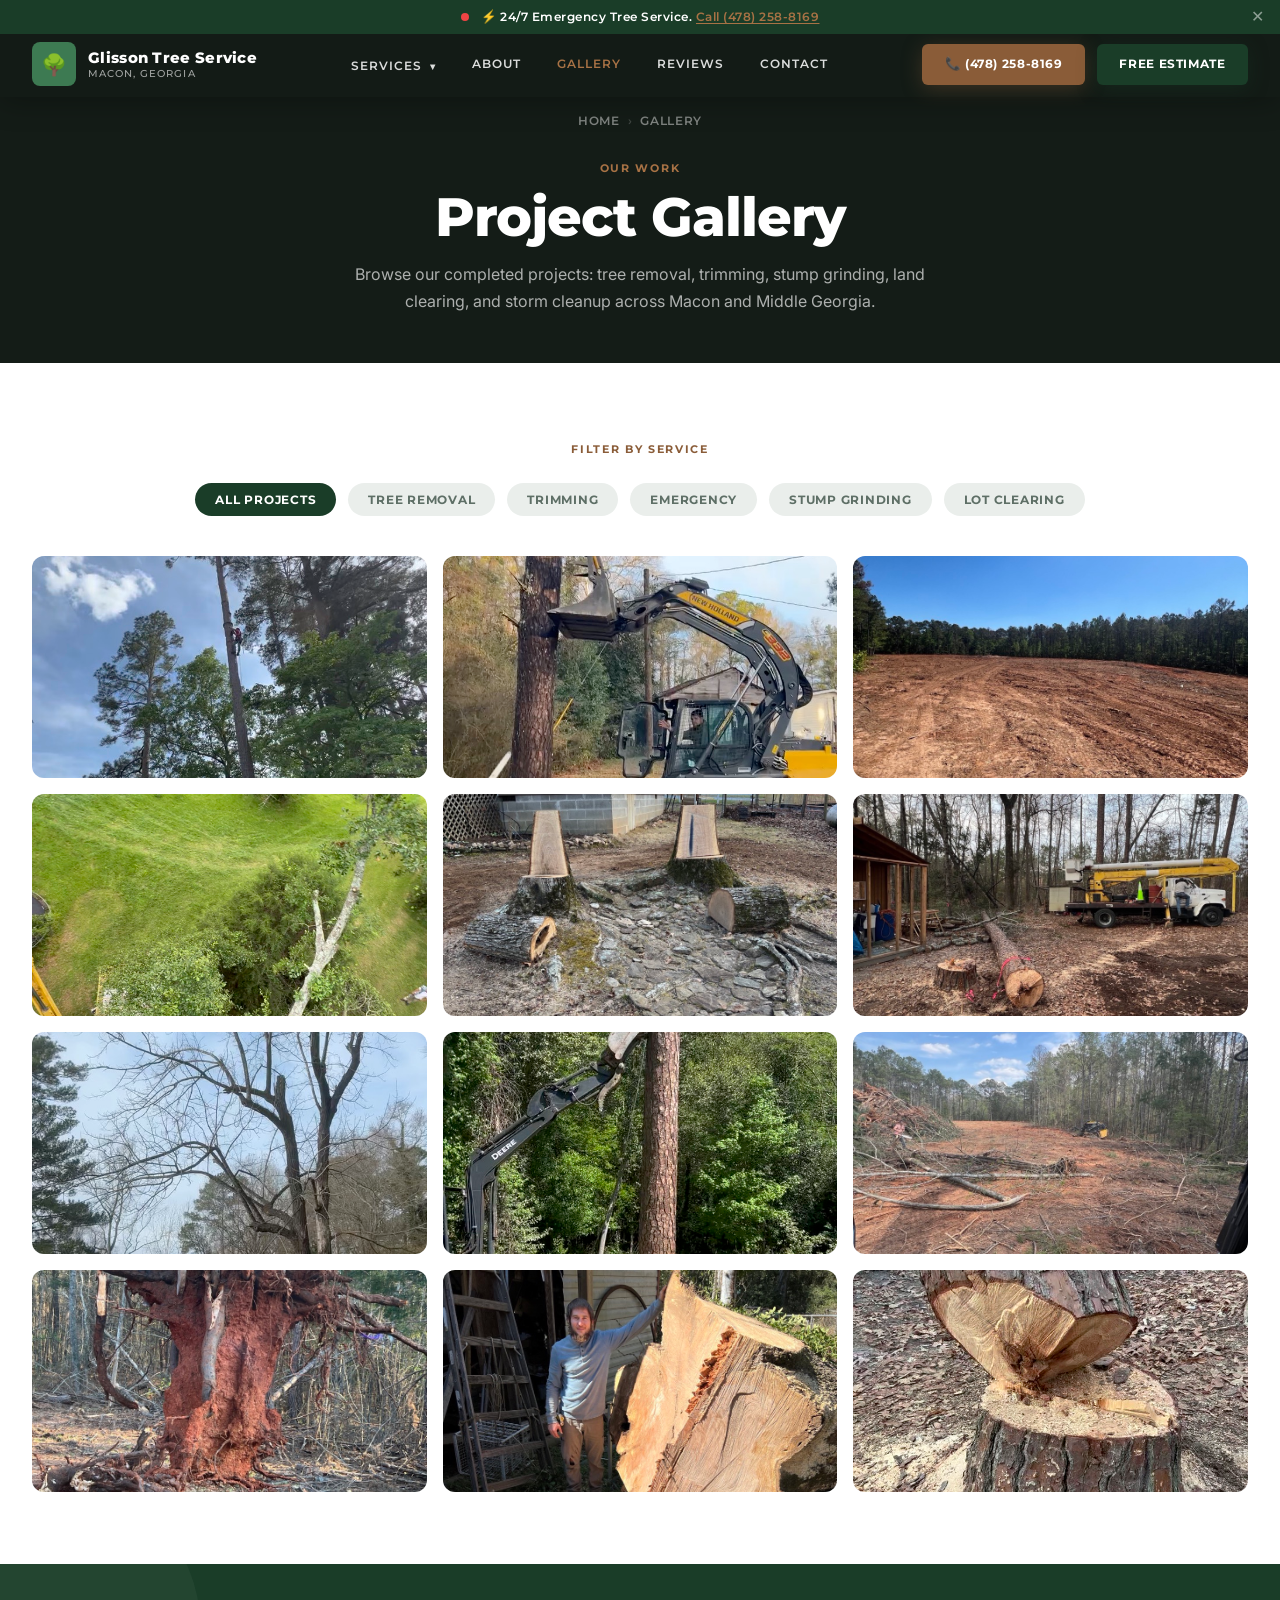
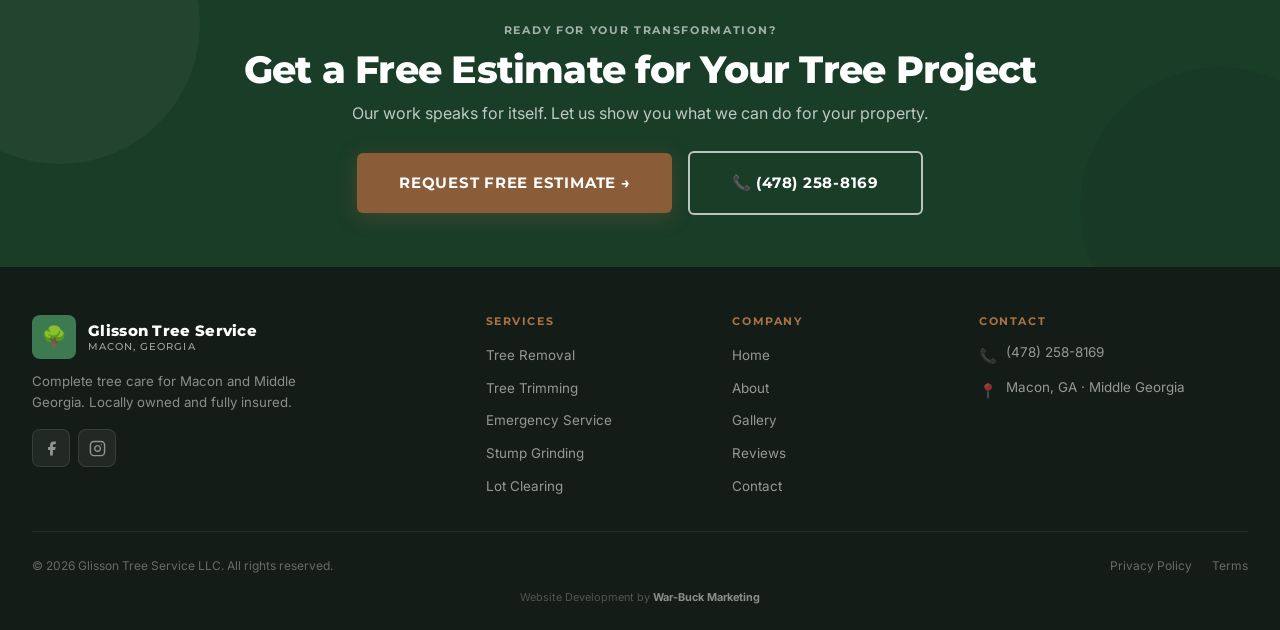
<file: gallery.html>
<!DOCTYPE html>
<html lang="en">
<head>
  <meta charset="UTF-8" />
  <meta name="viewport" content="width=device-width, initial-scale=1.0" />
  <title>Tree Service Gallery | Glisson Tree Service, Macon, GA</title>
  <meta name="description" content="Browse Glisson Tree Service projects: tree removal, trimming, stump grinding & lot clearing across Macon and Middle Georgia. Free estimates: (478) 258-8169." />
  <meta name="keywords" content="tree service gallery Macon GA, tree removal photos Macon Georgia, before after tree service Macon, Glisson Tree Service gallery" />
  <link rel="canonical" href="https://glissontreeservicellc.com/gallery.html" />
  <meta property="og:title" content="Tree Service Gallery | Glisson Tree Service Macon GA" />
  <meta property="og:description" content="See our work: tree removal, trimming, stump grinding, and land clearing projects across Macon and Middle Georgia." />
  <meta property="og:type" content="website" />
  <meta property="og:image" content="https://glissontreeservicellc.com/images/hero-climber.jpg" />
  <link rel="preconnect" href="https://fonts.googleapis.com" /><link rel="preconnect" href="https://fonts.gstatic.com" crossorigin />
  <link href="https://fonts.googleapis.com/css2?family=Montserrat:wght@400;500;600;700;800;900&family=Inter:wght@300;400;500;600&family=Playfair+Display:ital,wght@0,700;1,700&display=swap" rel="stylesheet" />
  <link rel="stylesheet" href="styles.css" />
  <link rel="icon" href="data:image/svg+xml,<svg xmlns='http://www.w3.org/2000/svg' viewBox='0 0 32 32'><rect width='32' height='32' rx='6' fill='%231a3d28'/><text y='24' x='5' font-size='22'>🌳</text></svg>" />
  <script type="application/ld+json">{"@context":"https://schema.org","@type":"BreadcrumbList","itemListElement":[{"@type":"ListItem","position":1,"name":"Home","item":"https://glissontreeservicellc.com/"},{"@type":"ListItem","position":2,"name":"Gallery","item":"https://glissontreeservicellc.com/gallery.html"}]}</script>
</head>
<body>

  <div class="ann-bar"><div class="ann-bar-inner"><span class="ann-emergency-dot"></span><span>⚡ 24/7 Emergency Tree Service. <a href="tel:+14782588169">Call (478) 258-8169</a></span></div><button class="ann-bar-dismiss">✕</button></div>

  <nav class="nav ann-visible" role="navigation">
    <div class="nav-inner">
      <a href="index.html" class="nav-logo"><div class="logo-mark">🌳</div><div class="logo-text">Glisson Tree Service<span>Macon, Georgia</span></div></a>
      <div class="nav-links">
        <div class="nav-dropdown"><a href="#" class="nav-link">Services <span class="nav-chevron">▾</span></a><div class="nav-dropdown-menu"><a href="tree-removal.html"><span class="drop-icon">🌳</span> Tree Removal</a><a href="tree-trimming.html"><span class="drop-icon">✂️</span> Tree Trimming & Pruning</a><a href="emergency-tree-service.html"><span class="drop-icon">🚨</span> Emergency Tree Service</a><div class="drop-divider"></div><a href="stump-grinding.html"><span class="drop-icon">🪵</span> Stump Grinding</a><a href="lot-clearing.html"><span class="drop-icon">🚜</span> Lot & Land Clearing</a></div></div>
        <a href="about.html" class="nav-link">About</a><a href="gallery.html" class="nav-link active">Gallery</a><a href="reviews.html" class="nav-link">Reviews</a><a href="contact.html" class="nav-link">Contact</a>
      </div>
      <div class="nav-cta"><a href="tel:+14782588169" class="btn btn-call btn-sm">📞 (478) 258-8169</a><a href="contact.html#quote" class="btn btn-primary btn-sm">Free Estimate</a></div>
      <button class="hamburger" aria-label="Open menu"><span></span><span></span><span></span></button>
    </div>
  </nav>

  <div class="mobile-menu"><button class="mobile-menu-close">✕</button><a href="index.html">Home</a><div class="mobile-menu-divider"></div><div class="mobile-menu-services"><a href="tree-removal.html">Tree Removal</a><a href="tree-trimming.html">Tree Trimming</a><a href="emergency-tree-service.html">Emergency Service</a><a href="stump-grinding.html">Stump Grinding</a><a href="lot-clearing.html">Lot Clearing</a></div><div class="mobile-menu-divider"></div><a href="about.html">About</a><a href="gallery.html">Gallery</a><a href="reviews.html">Reviews</a><a href="contact.html">Contact</a><div class="mobile-menu-divider"></div><a href="tel:+14782588169" class="btn btn-call">📞 (478) 258-8169</a><a href="contact.html#quote" class="btn btn-primary">Get Free Estimate</a></div>
  <div class="sticky-mobile"><a href="tel:+14782588169" class="btn btn-call">📞 Call Now</a><a href="contact.html#quote" class="btn btn-primary">Free Estimate →</a></div>

  <main>

  <header class="page-header">
    <div class="page-header-bg" style="background-image:url('https://images.unsplash.com/photo-1448375240586-882707db888b?auto=format&fit=crop&w=1920&q=80')"></div>
    <div class="page-header-overlay"></div>
    <div class="page-header-content">
      <nav class="breadcrumb"><a href="index.html">Home</a><span class="breadcrumb-sep">›</span><span>Gallery</span></nav>
      <span class="section-label">Our Work</span>
      <h1>Project Gallery</h1>
      <p>Browse our completed projects: tree removal, trimming, stump grinding, land clearing, and storm cleanup across Macon and Middle Georgia.</p>
    </div>
  </header>

  <!-- Gallery -->
  <section class="section">
    <div class="container">
      <div class="section-center reveal" style="margin-bottom:2.5rem">
        <span class="section-label">Filter by Service</span>
        <div class="filter-tabs" style="margin-top:1rem">
          <button class="filter-tab active" data-filter="all">All Projects</button>
          <button class="filter-tab" data-filter="removal">Tree Removal</button>
          <button class="filter-tab" data-filter="trimming">Trimming</button>
          <button class="filter-tab" data-filter="emergency">Emergency</button>
          <button class="filter-tab" data-filter="stump">Stump Grinding</button>
          <button class="filter-tab" data-filter="clearing">Lot Clearing</button>
        </div>
      </div>

      <div class="gallery-page-grid">

        <div class="gallery-page-item reveal reveal-delay-1" data-category="removal">
          <img src="images/hero-climber.jpg" alt="Expert climber 80ft pine tree removal Macon Georgia" loading="lazy" />
          <div class="gallery-overlay"><span>Expert Climber, 80ft Pine, Macon GA</span></div>
        </div>

        <div class="gallery-page-item reveal reveal-delay-2" data-category="removal">
          <img src="images/equipment-skid-steer.jpg" alt="Skid steer tree removal Macon Georgia" loading="lazy" />
          <div class="gallery-overlay"><span>Skid Steer Removal in Macon, GA</span></div>
        </div>

        <div class="gallery-page-item reveal reveal-delay-3" data-category="clearing">
          <img src="images/lot-cleared-result.jpg" alt="Lot clearing result Middle Georgia" loading="lazy" />
          <div class="gallery-overlay"><span>Full Lot Clearing in Monroe County</span></div>
        </div>

        <div class="gallery-page-item reveal reveal-delay-1" data-category="removal">
          <img src="images/aerial-tree-felling.jpg" alt="Aerial view tree felling Macon GA" loading="lazy" />
          <div class="gallery-overlay"><span>Large Pine Removal in Bibb County</span></div>
        </div>

        <div class="gallery-page-item reveal reveal-delay-2" data-category="stump">
          <img src="images/stumps-cleared.jpg" alt="Stumps cleared residential property Macon" loading="lazy" />
          <div class="gallery-overlay"><span>Multiple Stumps Cleared in Macon, GA</span></div>
        </div>

        <div class="gallery-page-item reveal reveal-delay-3" data-category="emergency">
          <img src="images/crane-stump-removal.jpg" alt="Crane truck tree removal Macon Georgia" loading="lazy" />
          <div class="gallery-overlay"><span>Crane Removal in Macon, GA</span></div>
        </div>

        <div class="gallery-page-item reveal reveal-delay-1" data-category="trimming">
          <img src="images/bucket-truck-residential.jpg" alt="Bucket truck tree trimming Macon GA" loading="lazy" />
          <div class="gallery-overlay"><span>Residential Trimming in Macon, GA</span></div>
        </div>

        <div class="gallery-page-item reveal reveal-delay-2" data-category="removal">
          <img src="images/excavator-pine-removal.jpg" alt="Excavator pine tree removal Middle Georgia" loading="lazy" />
          <div class="gallery-overlay"><span>Excavator Pine Removal in Perry, GA</span></div>
        </div>

        <div class="gallery-page-item reveal reveal-delay-3" data-category="clearing">
          <img src="images/lot-clearing-active.jpg" alt="Active lot clearing Middle Georgia" loading="lazy" />
          <div class="gallery-overlay"><span>Active Land Clearing in Houston County</span></div>
        </div>

        <div class="gallery-page-item reveal reveal-delay-1" data-category="stump">
          <img src="images/excavator-root-ball.jpg" alt="Excavator root ball stump removal Macon GA" loading="lazy" />
          <div class="gallery-overlay"><span>Root Ball Extraction in Macon, GA</span></div>
        </div>

        <div class="gallery-page-item reveal reveal-delay-2" data-category="removal">
          <img src="images/massive-tree-chainsaw.jpg" alt="Massive tree removal chainsaw Macon Georgia" loading="lazy" style="object-position: center top" />
          <div class="gallery-overlay"><span>Massive Oak Removal in Middle Georgia</span></div>
        </div>

        <div class="gallery-page-item reveal reveal-delay-3" data-category="removal">
          <img src="images/notch-cut-rigging.jpg" alt="Precision tree felling notch cut Macon GA" loading="lazy" />
          <div class="gallery-overlay"><span>Precision Felling in Macon, GA</span></div>
        </div>

      </div>
    </div>
  </section>

  <!-- CTA -->
  <section class="cta-banner">
    <div class="container-sm section-center">
      <span class="section-label">Ready for Your Transformation?</span>
      <h2>Get a Free Estimate for Your Tree Project</h2>
      <p>Our work speaks for itself. Let us show you what we can do for your property.</p>
      <div class="cta-banner-actions">
        <a href="contact.html#quote" class="btn btn-bark btn-lg">Request Free Estimate →</a>
        <a href="tel:+14782588169" class="btn btn-outline btn-lg">📞 (478) 258-8169</a>
      </div>
    </div>
  </section>

  </main>

  <footer class="footer">
    <div class="footer-grid">
      <div class="footer-brand"><a href="index.html" class="nav-logo"><div class="logo-mark">🌳</div><div class="logo-text">Glisson Tree Service<span>Macon, Georgia</span></div></a><p>Complete tree care for Macon and Middle Georgia. Locally owned and fully insured.</p><div class="footer-social"><a href="#" class="social-link" aria-label="Facebook"><svg viewBox="0 0 24 24" fill="currentColor"><path d="M18 2h-3a5 5 0 0 0-5 5v3H7v4h3v8h4v-8h3l1-4h-4V7a1 1 0 0 1 1-1h3z"/></svg></a><a href="#" class="social-link" aria-label="Instagram"><svg viewBox="0 0 24 24" fill="none" stroke="currentColor" stroke-width="2" stroke-linecap="round" stroke-linejoin="round"><rect x="2" y="2" width="20" height="20" rx="5"/><path d="M16 11.37A4 4 0 1 1 12.63 8 4 4 0 0 1 16 11.37z"/><line x1="17.5" y1="6.5" x2="17.51" y2="6.5"/></svg></a></div></div>
      <div class="footer-col"><h4>Services</h4><ul><li><a href="tree-removal.html">Tree Removal</a></li><li><a href="tree-trimming.html">Tree Trimming</a></li><li><a href="emergency-tree-service.html">Emergency Service</a></li><li><a href="stump-grinding.html">Stump Grinding</a></li><li><a href="lot-clearing.html">Lot Clearing</a></li></ul></div>
      <div class="footer-col"><h4>Company</h4><ul><li><a href="index.html">Home</a></li><li><a href="about.html">About</a></li><li><a href="gallery.html">Gallery</a></li><li><a href="reviews.html">Reviews</a></li><li><a href="contact.html">Contact</a></li></ul></div>
      <div class="footer-col"><h4>Contact</h4><div class="footer-contact-item"><span class="fc-icon">📞</span><div><a href="tel:+14782588169">(478) 258-8169</a></div></div><div class="footer-contact-item"><span class="fc-icon">📍</span><div>Macon, GA · Middle Georgia</div></div></div>
    </div>
    <div class="footer-bottom"><p>© 2026 Glisson Tree Service LLC. All rights reserved.</p><div class="footer-links"><a href="#">Privacy Policy</a><a href="#">Terms</a></div></div><div class="dev-credit"><p>Website Development by <a href="https://warbuckmarketing.com" target="_blank" rel="noopener">War-Buck Marketing</a></p></div>
  </footer>

  <script src="script.js"></script>
</body>
</html>
</file>
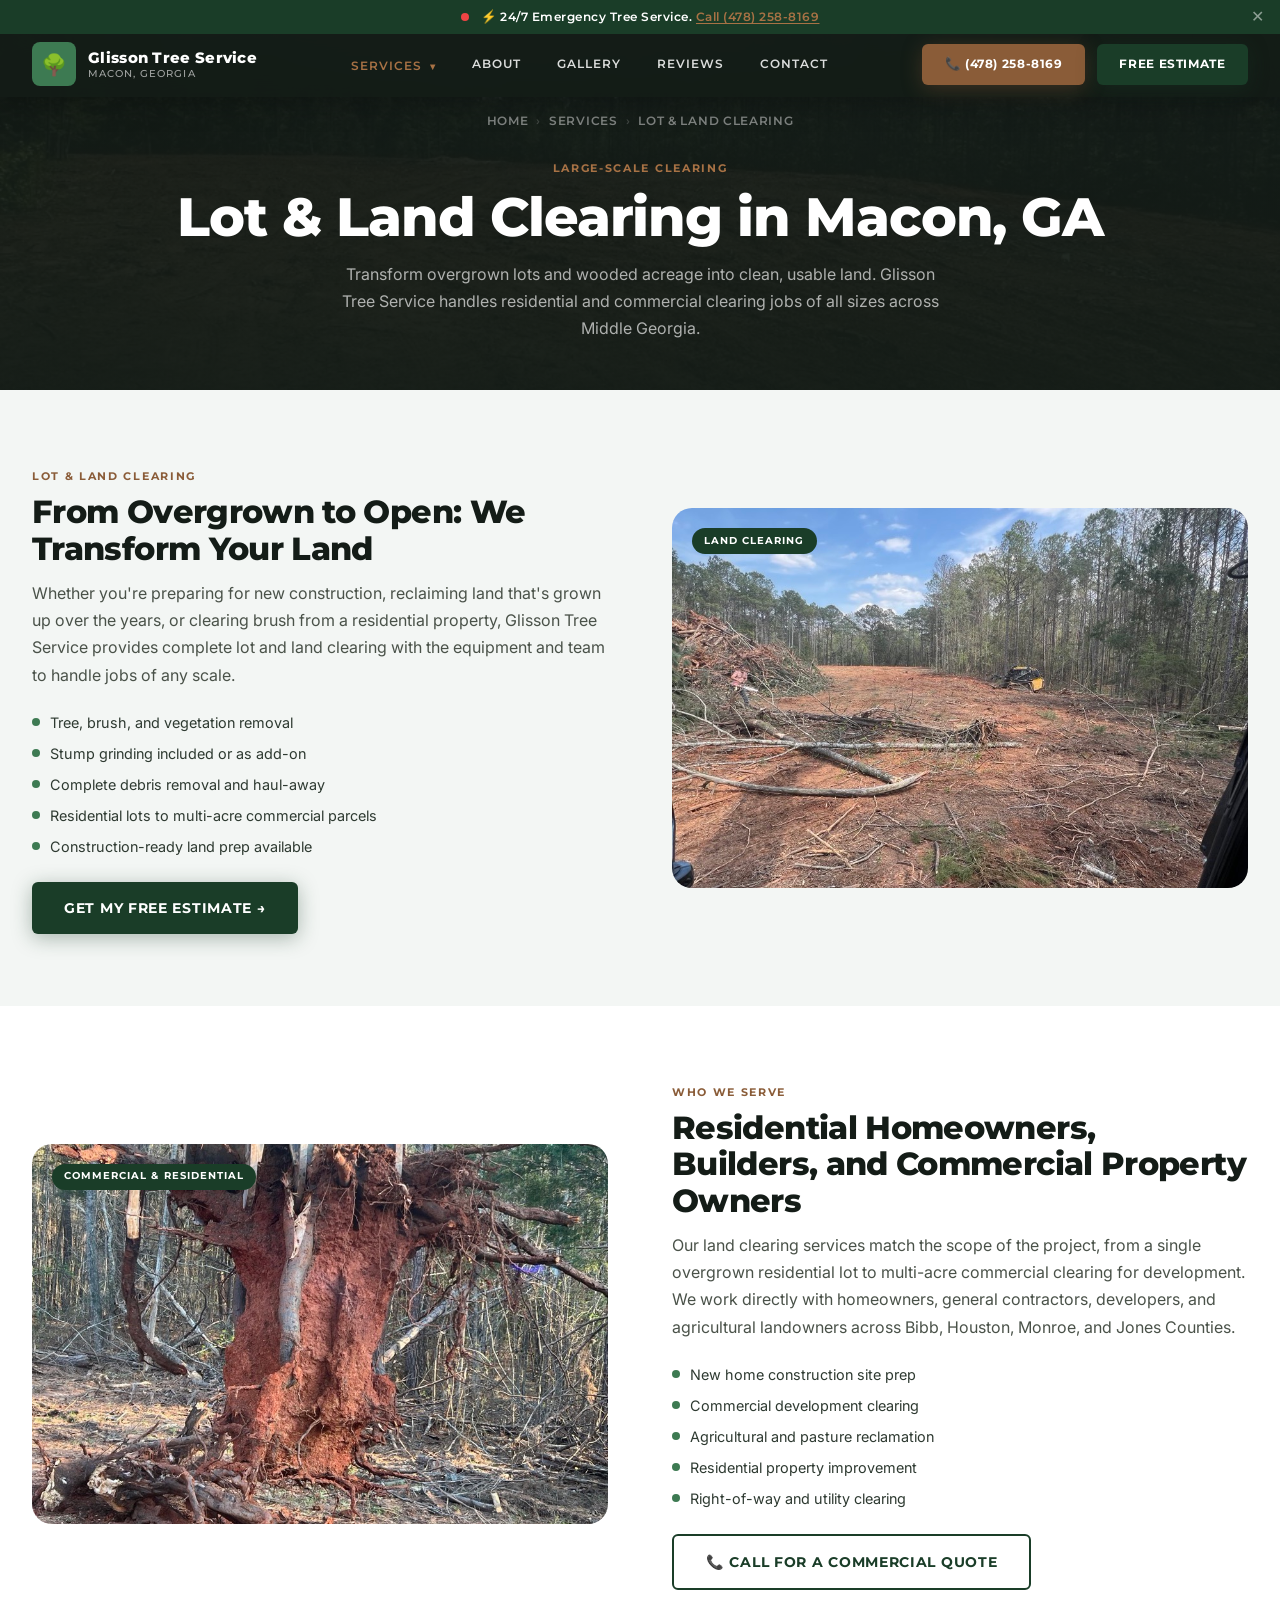
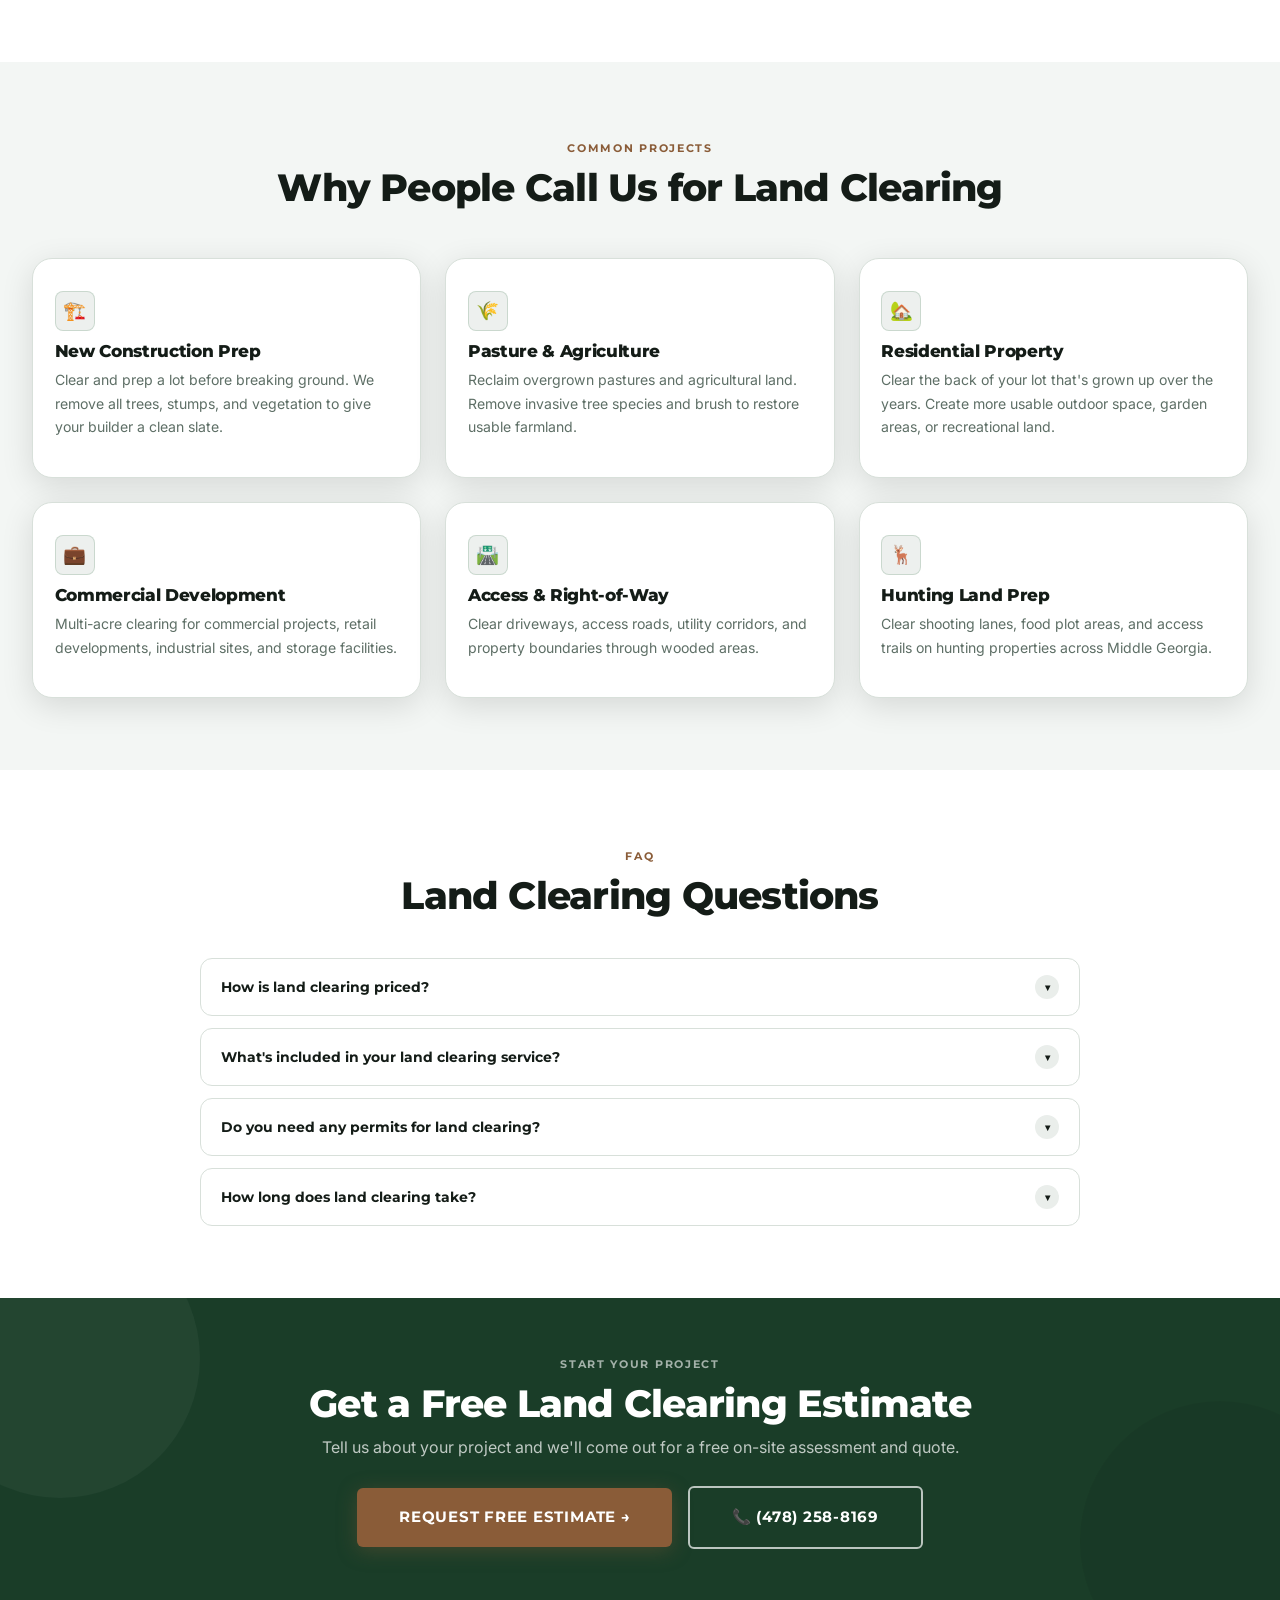
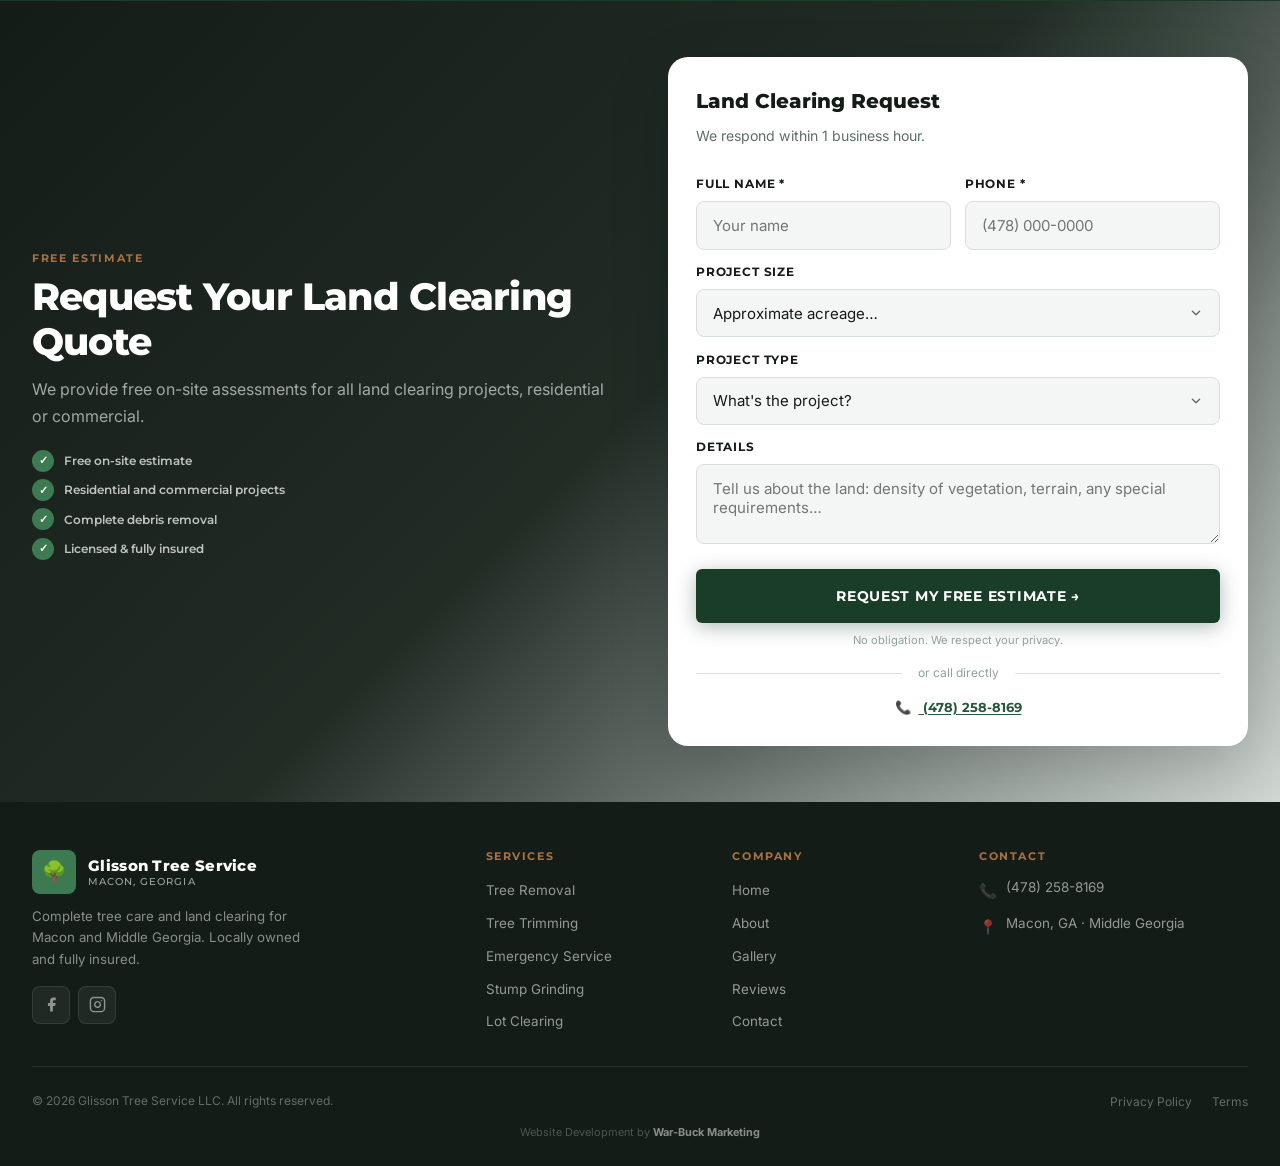
<file: lot-clearing.html>
<!DOCTYPE html>
<html lang="en">
<head>
  <meta charset="UTF-8" />
  <meta name="viewport" content="width=device-width, initial-scale=1.0" />
  <title>Lot & Land Clearing Macon GA | Glisson Tree Service</title>
  <meta name="description" content="Lot & land clearing in Macon GA for homes and businesses. Construction, agriculture, or property improvement. Free estimates. Call (478) 258-8169." />
  <meta name="keywords" content="lot clearing Macon GA, land clearing Macon Georgia, tree clearing Middle Georgia, brush clearing Macon, land clearing Warner Robins, Bibb County land clearing" />
  <link rel="canonical" href="https://glissontreeservicellc.com/lot-clearing.html" />
  <meta property="og:title" content="Lot & Land Clearing Macon GA | Glisson Tree Service" />
  <meta property="og:description" content="Professional lot and land clearing for residential and commercial properties across Macon and Middle Georgia. Free estimates." />
  <meta property="og:type" content="website" />
  <meta property="og:image" content="https://glissontreeservicellc.com/images/lot-cleared-result.jpg" />
  <link rel="preconnect" href="https://fonts.googleapis.com" /><link rel="preconnect" href="https://fonts.gstatic.com" crossorigin />
  <link href="https://fonts.googleapis.com/css2?family=Montserrat:wght@400;500;600;700;800;900&family=Inter:wght@300;400;500;600&family=Playfair+Display:ital,wght@0,700;1,700&display=swap" rel="stylesheet" />
  <link rel="stylesheet" href="styles.css" />
  <link rel="icon" href="data:image/svg+xml,<svg xmlns='http://www.w3.org/2000/svg' viewBox='0 0 32 32'><rect width='32' height='32' rx='6' fill='%231a3d28'/><text y='24' x='5' font-size='22'>🌳</text></svg>" />
  <script type="application/ld+json">
  {"@context":"https://schema.org","@graph":[{"@type":"Service","name":"Lot & Land Clearing","provider":{"@type":"LocalBusiness","name":"Glisson Tree Service","telephone":"+14782588169"},"areaServed":"Macon, GA and Middle Georgia","description":"Professional lot and land clearing services for residential and commercial properties, construction sites, and agricultural land across Macon, Georgia."},{"@type":"BreadcrumbList","itemListElement":[{"@type":"ListItem","position":1,"name":"Home","item":"https://glissontreeservicellc.com/"},{"@type":"ListItem","position":2,"name":"Lot & Land Clearing","item":"https://glissontreeservicellc.com/lot-clearing.html"}]}]}
  </script>
</head>
<body>

  <div class="ann-bar"><div class="ann-bar-inner"><span class="ann-emergency-dot"></span><span>⚡ 24/7 Emergency Tree Service. <a href="tel:+14782588169">Call (478) 258-8169</a></span></div><button class="ann-bar-dismiss">✕</button></div>

  <nav class="nav ann-visible" role="navigation">
    <div class="nav-inner">
      <a href="index.html" class="nav-logo"><div class="logo-mark">🌳</div><div class="logo-text">Glisson Tree Service<span>Macon, Georgia</span></div></a>
      <div class="nav-links">
        <div class="nav-dropdown"><a href="#" class="nav-link active">Services <span class="nav-chevron">▾</span></a><div class="nav-dropdown-menu"><a href="tree-removal.html"><span class="drop-icon">🌳</span> Tree Removal</a><a href="tree-trimming.html"><span class="drop-icon">✂️</span> Tree Trimming & Pruning</a><a href="emergency-tree-service.html"><span class="drop-icon">🚨</span> Emergency Tree Service</a><div class="drop-divider"></div><a href="stump-grinding.html"><span class="drop-icon">🪵</span> Stump Grinding</a><a href="lot-clearing.html"><span class="drop-icon">🚜</span> Lot & Land Clearing</a></div></div>
        <a href="about.html" class="nav-link">About</a><a href="gallery.html" class="nav-link">Gallery</a><a href="reviews.html" class="nav-link">Reviews</a><a href="contact.html" class="nav-link">Contact</a>
      </div>
      <div class="nav-cta"><a href="tel:+14782588169" class="btn btn-call btn-sm">📞 (478) 258-8169</a><a href="#quote" class="btn btn-primary btn-sm">Free Estimate</a></div>
      <button class="hamburger" aria-label="Open menu"><span></span><span></span><span></span></button>
    </div>
  </nav>

  <div class="mobile-menu"><button class="mobile-menu-close">✕</button><a href="index.html">Home</a><div class="mobile-menu-divider"></div><div class="mobile-menu-services"><a href="tree-removal.html">Tree Removal</a><a href="tree-trimming.html">Tree Trimming</a><a href="emergency-tree-service.html">Emergency Service</a><a href="stump-grinding.html">Stump Grinding</a><a href="lot-clearing.html">Lot Clearing</a></div><div class="mobile-menu-divider"></div><a href="about.html">About</a><a href="gallery.html">Gallery</a><a href="reviews.html">Reviews</a><a href="contact.html">Contact</a><div class="mobile-menu-divider"></div><a href="tel:+14782588169" class="btn btn-call">📞 (478) 258-8169</a><a href="#quote" class="btn btn-primary">Get Free Estimate</a></div>
  <div class="sticky-mobile"><a href="tel:+14782588169" class="btn btn-call">📞 Call Now</a><a href="#quote" class="btn btn-primary">Free Estimate →</a></div>

  <main>

  <header class="page-header">
    <div class="page-header-bg" style="background-image:url('images/lot-cleared-result.jpg')"></div>
    <div class="page-header-overlay"></div>
    <div class="page-header-content">
      <nav class="breadcrumb"><a href="index.html">Home</a><span class="breadcrumb-sep">›</span><a href="index.html#services">Services</a><span class="breadcrumb-sep">›</span><span>Lot & Land Clearing</span></nav>
      <span class="section-label">Large-Scale Clearing</span>
      <h1>Lot & Land Clearing in Macon, GA</h1>
      <p>Transform overgrown lots and wooded acreage into clean, usable land. Glisson Tree Service handles residential and commercial clearing jobs of all sizes across Middle Georgia.</p>
    </div>
  </header>

  <div class="service-block">
    <div class="service-block-inner">
      <div class="service-img-wrap reveal-left">
        <span class="service-img-tag">Land Clearing</span>
        <img src="images/lot-clearing-active.jpg" alt="Active land clearing Macon Georgia" loading="lazy" />
      </div>
      <div class="service-content reveal reveal-delay-1">
        <span class="section-label">Lot & Land Clearing</span>
        <h2>From Overgrown to Open: We Transform Your Land</h2>
        <p>Whether you're preparing for new construction, reclaiming land that's grown up over the years, or clearing brush from a residential property, Glisson Tree Service provides complete lot and land clearing with the equipment and team to handle jobs of any scale.</p>
        <div class="benefits-list">
          <div class="benefit-item"><span class="benefit-dot"></span> Tree, brush, and vegetation removal</div>
          <div class="benefit-item"><span class="benefit-dot"></span> Stump grinding included or as add-on</div>
          <div class="benefit-item"><span class="benefit-dot"></span> Complete debris removal and haul-away</div>
          <div class="benefit-item"><span class="benefit-dot"></span> Residential lots to multi-acre commercial parcels</div>
          <div class="benefit-item"><span class="benefit-dot"></span> Construction-ready land prep available</div>
        </div>
        <a href="#quote" class="btn btn-primary">Get My Free Estimate →</a>
      </div>
    </div>
  </div>

  <div class="service-block">
    <div class="service-block-inner">
      <div class="service-img-wrap reveal-right">
        <span class="service-img-tag">Commercial & Residential</span>
        <img src="images/excavator-root-ball.jpg" alt="Excavator root ball removal Middle Georgia" loading="lazy" />
      </div>
      <div class="service-content reveal">
        <span class="section-label">Who We Serve</span>
        <h2>Residential Homeowners, Builders, and Commercial Property Owners</h2>
        <p>Our land clearing services match the scope of the project, from a single overgrown residential lot to multi-acre commercial clearing for development. We work directly with homeowners, general contractors, developers, and agricultural landowners across Bibb, Houston, Monroe, and Jones Counties.</p>
        <div class="benefits-list">
          <div class="benefit-item"><span class="benefit-dot"></span> New home construction site prep</div>
          <div class="benefit-item"><span class="benefit-dot"></span> Commercial development clearing</div>
          <div class="benefit-item"><span class="benefit-dot"></span> Agricultural and pasture reclamation</div>
          <div class="benefit-item"><span class="benefit-dot"></span> Residential property improvement</div>
          <div class="benefit-item"><span class="benefit-dot"></span> Right-of-way and utility clearing</div>
        </div>
        <a href="tel:+14782588169" class="btn btn-outline-forest">📞 Call for a Commercial Quote</a>
      </div>
    </div>
  </div>

  <!-- Use Cases -->
  <section class="section" style="background:var(--off-white)">
    <div class="container">
      <div class="section-center reveal"><span class="section-label">Common Projects</span><h2 class="section-title">Why People Call Us for Land Clearing</h2></div>
      <div class="services-grid" style="margin-top:3rem">
        <div class="service-card reveal reveal-delay-1"><div class="service-card-body" style="padding-top:2rem"><div class="service-icon">🏗️</div><h3>New Construction Prep</h3><p>Clear and prep a lot before breaking ground. We remove all trees, stumps, and vegetation to give your builder a clean slate.</p></div></div>
        <div class="service-card reveal reveal-delay-2"><div class="service-card-body" style="padding-top:2rem"><div class="service-icon">🌾</div><h3>Pasture & Agriculture</h3><p>Reclaim overgrown pastures and agricultural land. Remove invasive tree species and brush to restore usable farmland.</p></div></div>
        <div class="service-card reveal reveal-delay-3"><div class="service-card-body" style="padding-top:2rem"><div class="service-icon">🏡</div><h3>Residential Property</h3><p>Clear the back of your lot that's grown up over the years. Create more usable outdoor space, garden areas, or recreational land.</p></div></div>
        <div class="service-card reveal reveal-delay-1"><div class="service-card-body" style="padding-top:2rem"><div class="service-icon">💼</div><h3>Commercial Development</h3><p>Multi-acre clearing for commercial projects, retail developments, industrial sites, and storage facilities.</p></div></div>
        <div class="service-card reveal reveal-delay-2"><div class="service-card-body" style="padding-top:2rem"><div class="service-icon">🛣️</div><h3>Access &amp; Right-of-Way</h3><p>Clear driveways, access roads, utility corridors, and property boundaries through wooded areas.</p></div></div>
        <div class="service-card reveal reveal-delay-3"><div class="service-card-body" style="padding-top:2rem"><div class="service-icon">🦌</div><h3>Hunting Land Prep</h3><p>Clear shooting lanes, food plot areas, and access trails on hunting properties across Middle Georgia.</p></div></div>
      </div>
    </div>
  </section>

  <!-- FAQ -->
  <section class="section faq-section">
    <div class="container container-sm">
      <div class="section-center reveal"><span class="section-label">FAQ</span><h2 class="section-title">Land Clearing Questions</h2></div>
      <div class="faq-grid" style="margin-top:2.5rem;grid-template-columns:1fr">
        <div class="faq-item"><button class="faq-question">How is land clearing priced? <span class="faq-chevron">▾</span></button><div class="faq-answer"><div class="faq-answer-inner">Land clearing pricing is based on acreage, vegetation density, terrain difficulty, and debris disposal requirements. We always provide a free on-site estimate so you get an accurate price before any work begins. Call (478) 258-8169 to schedule your assessment.</div></div></div>
        <div class="faq-item"><button class="faq-question">What's included in your land clearing service? <span class="faq-chevron">▾</span></button><div class="faq-answer"><div class="faq-answer-inner">Our standard clearing includes felling and removing all trees, removing brush and undergrowth, and hauling away all debris. Stump grinding can be added. We can leave the land at various stages of finish, from cleared but rough to fully graded and ready for construction.</div></div></div>
        <div class="faq-item"><button class="faq-question">Do you need any permits for land clearing? <span class="faq-chevron">▾</span></button><div class="faq-answer"><div class="faq-answer-inner">Permit requirements depend on your location and project scale. Some counties require land disturbance permits for large-scale clearing. We can advise you on what's typically required in your county and you'll work with your local planning office to obtain necessary permits.</div></div></div>
        <div class="faq-item"><button class="faq-question">How long does land clearing take? <span class="faq-chevron">▾</span></button><div class="faq-answer"><div class="faq-answer-inner">Timeline depends on the size and density of the project. A residential lot may take 1–2 days, while larger multi-acre commercial projects may take a week or more. We'll give you a realistic timeline when we provide your estimate.</div></div></div>
      </div>
    </div>
  </section>

  <section class="cta-banner"><div class="container-sm section-center"><span class="section-label">Start Your Project</span><h2>Get a Free Land Clearing Estimate</h2><p>Tell us about your project and we'll come out for a free on-site assessment and quote.</p><div class="cta-banner-actions"><a href="#quote" class="btn btn-bark btn-lg">Request Free Estimate →</a><a href="tel:+14782588169" class="btn btn-outline btn-lg">📞 (478) 258-8169</a></div></div></section>

  <section class="section form-section" id="quote">
    <div class="container">
      <div class="form-grid">
        <div class="form-left reveal"><span class="section-label">Free Estimate</span><h2>Request Your Land Clearing Quote</h2><p>We provide free on-site assessments for all land clearing projects, residential or commercial.</p><div class="form-trust"><div class="form-trust-item">Free on-site estimate</div><div class="form-trust-item">Residential and commercial projects</div><div class="form-trust-item">Complete debris removal</div><div class="form-trust-item">Licensed &amp; fully insured</div></div></div>
        <div class="form-wrapper reveal reveal-delay-1">
          <div class="contact-form">
            <div class="form-title">Land Clearing Request</div><p class="form-subtitle">We respond within 1 business hour.</p>
            <form class="quote-form" action="https://formsubmit.co/ajax/codyleeglisson94@gmail.com" method="POST" novalidate>
              <input type="hidden" name="_captcha" value="false" />
              <input type="hidden" name="_template" value="table" />
              <div class="form-row"><div class="form-group"><label for="lc-name">Full Name *</label><input type="text" id="lc-name" name="name" placeholder="Your name" required /></div><div class="form-group"><label for="lc-phone">Phone *</label><input type="tel" id="lc-phone" name="phone" placeholder="(478) 000-0000" required inputmode="tel" /></div></div>
              <div class="form-group"><label for="lc-size">Project Size</label><select id="lc-size" name="size"><option value="" disabled selected>Approximate acreage…</option><option>Under 1/4 acre (residential lot)</option><option>1/4 to 1 acre</option><option>1–5 acres</option><option>5–20 acres</option><option>20+ acres</option><option>Not sure</option></select></div>
              <div class="form-group"><label for="lc-type">Project Type</label><select id="lc-type" name="type"><option value="" disabled selected>What's the project?</option><option>New construction site prep</option><option>Residential property clearing</option><option>Agricultural / pasture</option><option>Commercial development</option><option>Hunting land prep</option><option>Other</option></select></div>
              <div class="form-group"><label for="lc-details">Details</label><textarea id="lc-details" name="details" placeholder="Tell us about the land: density of vegetation, terrain, any special requirements…"></textarea></div>
              <div class="form-submit-area"><button type="submit" class="btn btn-primary btn-lg">Request My Free Estimate →</button></div>
              <p class="form-disclaimer">No obligation. We respect your privacy.</p>
              <div class="form-or">or call directly</div>
              <div class="form-call-alt">📞 <a href="tel:+14782588169">&nbsp;(478) 258-8169</a></div>
            </form>
            <div class="form-success"><div class="success-icon">🚜</div><h3>Got It!</h3><p>We'll be in touch within 1 hour to schedule your free on-site assessment.</p></div>
          </div>
        </div>
      </div>
    </div>
  </section>

  </main>

  <footer class="footer">
    <div class="footer-grid">
      <div class="footer-brand"><a href="index.html" class="nav-logo"><div class="logo-mark">🌳</div><div class="logo-text">Glisson Tree Service<span>Macon, Georgia</span></div></a><p>Complete tree care and land clearing for Macon and Middle Georgia. Locally owned and fully insured.</p><div class="footer-social"><a href="#" class="social-link" aria-label="Facebook"><svg viewBox="0 0 24 24" fill="currentColor"><path d="M18 2h-3a5 5 0 0 0-5 5v3H7v4h3v8h4v-8h3l1-4h-4V7a1 1 0 0 1 1-1h3z"/></svg></a><a href="#" class="social-link" aria-label="Instagram"><svg viewBox="0 0 24 24" fill="none" stroke="currentColor" stroke-width="2" stroke-linecap="round" stroke-linejoin="round"><rect x="2" y="2" width="20" height="20" rx="5"/><path d="M16 11.37A4 4 0 1 1 12.63 8 4 4 0 0 1 16 11.37z"/><line x1="17.5" y1="6.5" x2="17.51" y2="6.5"/></svg></a></div></div>
      <div class="footer-col"><h4>Services</h4><ul><li><a href="tree-removal.html">Tree Removal</a></li><li><a href="tree-trimming.html">Tree Trimming</a></li><li><a href="emergency-tree-service.html">Emergency Service</a></li><li><a href="stump-grinding.html">Stump Grinding</a></li><li><a href="lot-clearing.html">Lot Clearing</a></li></ul></div>
      <div class="footer-col"><h4>Company</h4><ul><li><a href="index.html">Home</a></li><li><a href="about.html">About</a></li><li><a href="gallery.html">Gallery</a></li><li><a href="reviews.html">Reviews</a></li><li><a href="contact.html">Contact</a></li></ul></div>
      <div class="footer-col"><h4>Contact</h4><div class="footer-contact-item"><span class="fc-icon">📞</span><div><a href="tel:+14782588169">(478) 258-8169</a></div></div><div class="footer-contact-item"><span class="fc-icon">📍</span><div>Macon, GA · Middle Georgia</div></div></div>
    </div>
    <div class="footer-bottom"><p>© 2026 Glisson Tree Service LLC. All rights reserved.</p><div class="footer-links"><a href="#">Privacy Policy</a><a href="#">Terms</a></div></div><div class="dev-credit"><p>Website Development by <a href="https://warbuckmarketing.com" target="_blank" rel="noopener">War-Buck Marketing</a></p></div>
  </footer>

  <script src="script.js"></script>
</body>
</html>
</file>
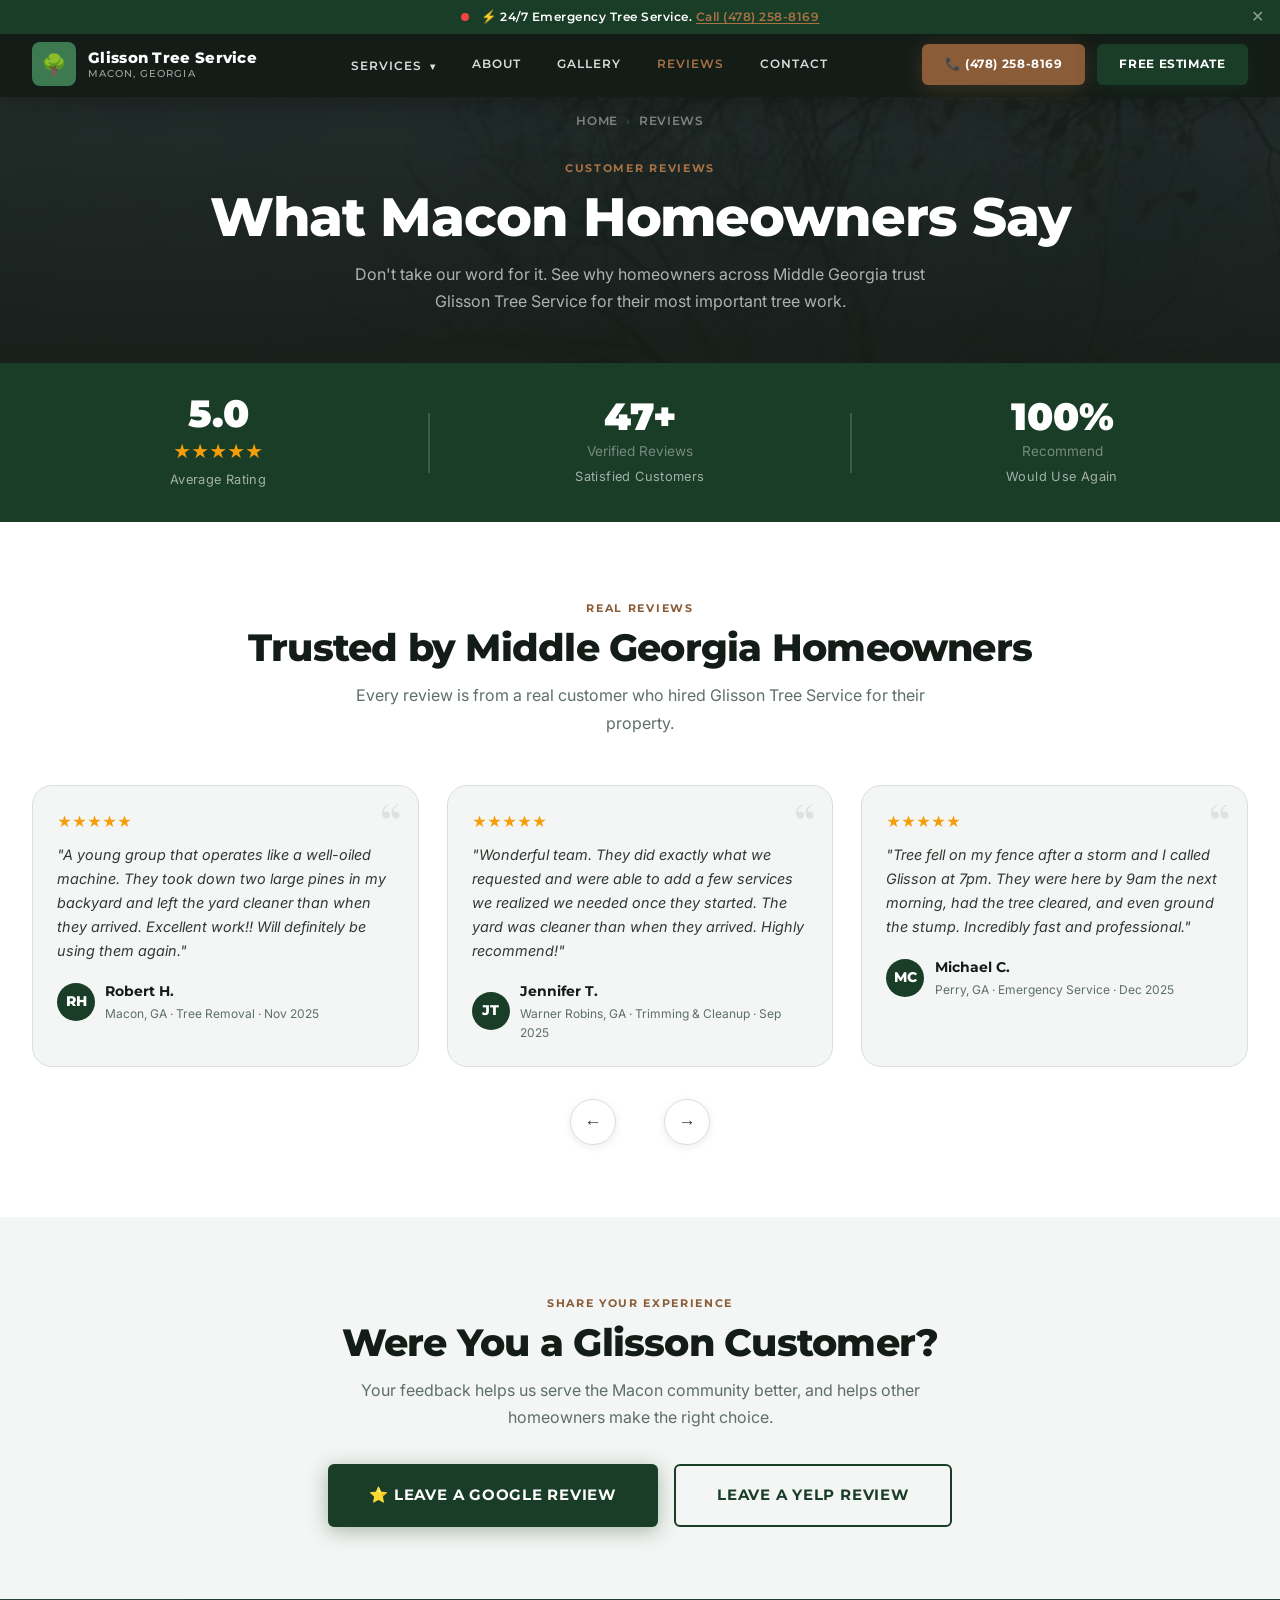
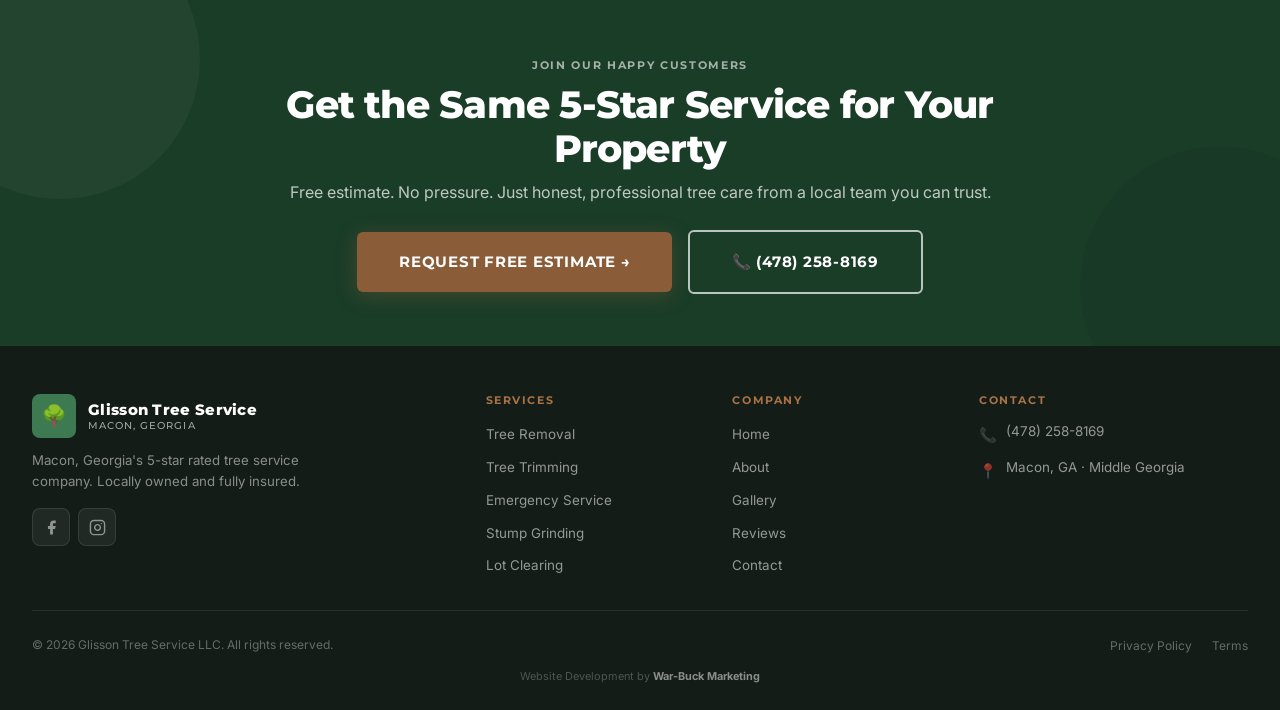
<file: reviews.html>
<!DOCTYPE html>
<html lang="en">
<head>
  <meta charset="UTF-8" />
  <meta name="viewport" content="width=device-width, initial-scale=1.0" />
  <title>Glisson Tree Service Reviews | 5-Star Macon GA</title>
  <meta name="description" content="See what Macon homeowners say about Glisson Tree Service. 5-star rated tree removal, trimming & emergency service. Free estimates. Call (478) 258-8169." />
  <meta name="keywords" content="Glisson Tree Service reviews, tree service reviews Macon GA, best tree service Macon Georgia, tree removal reviews Macon" />
  <link rel="canonical" href="https://glissontreeservicellc.com/reviews.html" />
  <meta property="og:title" content="Customer Reviews | Glisson Tree Service Macon GA" />
  <meta property="og:description" content="5-star rated tree service in Macon, GA. See what homeowners say about Glisson Tree Service." />
  <meta property="og:type" content="website" />
  <meta property="og:image" content="https://glissontreeservicellc.com/images/hero-climber.jpg" />
  <link rel="preconnect" href="https://fonts.googleapis.com" /><link rel="preconnect" href="https://fonts.gstatic.com" crossorigin />
  <link href="https://fonts.googleapis.com/css2?family=Montserrat:wght@400;500;600;700;800;900&family=Inter:wght@300;400;500;600&family=Playfair+Display:ital,wght@0,700;1,700&display=swap" rel="stylesheet" />
  <link rel="stylesheet" href="styles.css" />
  <link rel="icon" href="data:image/svg+xml,<svg xmlns='http://www.w3.org/2000/svg' viewBox='0 0 32 32'><rect width='32' height='32' rx='6' fill='%231a3d28'/><text y='24' x='5' font-size='22'>🌳</text></svg>" />
  <script type="application/ld+json">
  {
    "@context": "https://schema.org",
    "@graph": [
      {"@type":"BreadcrumbList","itemListElement":[{"@type":"ListItem","position":1,"name":"Home","item":"https://glissontreeservicellc.com/"},{"@type":"ListItem","position":2,"name":"Reviews","item":"https://glissontreeservicellc.com/reviews.html"}]},
      {"@type":"LocalBusiness","name":"Glisson Tree Service","telephone":"+14782588169","aggregateRating":{"@type":"AggregateRating","ratingValue":"5.0","reviewCount":"47","bestRating":"5"},"review":[
        {"@type":"Review","author":{"@type":"Person","name":"Robert H."},"reviewRating":{"@type":"Rating","ratingValue":"5"},"datePublished":"2025-11-15","reviewBody":"A young group that operates like a well-oiled machine. They took down two large pines and left the yard cleaner than when they arrived. Excellent work!!"},
        {"@type":"Review","author":{"@type":"Person","name":"Jennifer T."},"reviewRating":{"@type":"Rating","ratingValue":"5"},"datePublished":"2025-09-22","reviewBody":"Wonderful team. They did exactly what we requested and were able to add a few services we realized we needed. The yard was cleaner than when they arrived!"},
        {"@type":"Review","author":{"@type":"Person","name":"Michael C."},"reviewRating":{"@type":"Rating","ratingValue":"5"},"datePublished":"2025-12-03","reviewBody":"Tree fell on my fence after a storm and I called Glisson at 7pm. They were here by 9am, had it cleared, and even ground the stump. Incredibly fast and professional."},
        {"@type":"Review","author":{"@type":"Person","name":"Lisa K."},"reviewRating":{"@type":"Rating","ratingValue":"5"},"datePublished":"2025-08-10","reviewBody":"They ground 3 stumps from trees we'd removed years ago. Quick work, fair price, left everything spotless. Would recommend to anyone in the Macon area."},
        {"@type":"Review","author":{"@type":"Person","name":"David M."},"reviewRating":{"@type":"Rating","ratingValue":"5"},"datePublished":"2026-01-28","reviewBody":"Cleared about 2 acres of overgrown trees and brush for us. Professional quote, on time, the land looks incredible. Planning to build and they made it possible."}
      ]}
    ]
  }
  </script>
</head>
<body>

  <div class="ann-bar"><div class="ann-bar-inner"><span class="ann-emergency-dot"></span><span>⚡ 24/7 Emergency Tree Service. <a href="tel:+14782588169">Call (478) 258-8169</a></span></div><button class="ann-bar-dismiss">✕</button></div>

  <nav class="nav ann-visible" role="navigation">
    <div class="nav-inner">
      <a href="index.html" class="nav-logo"><div class="logo-mark">🌳</div><div class="logo-text">Glisson Tree Service<span>Macon, Georgia</span></div></a>
      <div class="nav-links">
        <div class="nav-dropdown"><a href="#" class="nav-link">Services <span class="nav-chevron">▾</span></a><div class="nav-dropdown-menu"><a href="tree-removal.html"><span class="drop-icon">🌳</span> Tree Removal</a><a href="tree-trimming.html"><span class="drop-icon">✂️</span> Tree Trimming & Pruning</a><a href="emergency-tree-service.html"><span class="drop-icon">🚨</span> Emergency Tree Service</a><div class="drop-divider"></div><a href="stump-grinding.html"><span class="drop-icon">🪵</span> Stump Grinding</a><a href="lot-clearing.html"><span class="drop-icon">🚜</span> Lot & Land Clearing</a></div></div>
        <a href="about.html" class="nav-link">About</a><a href="gallery.html" class="nav-link">Gallery</a><a href="reviews.html" class="nav-link active">Reviews</a><a href="contact.html" class="nav-link">Contact</a>
      </div>
      <div class="nav-cta"><a href="tel:+14782588169" class="btn btn-call btn-sm">📞 (478) 258-8169</a><a href="contact.html#quote" class="btn btn-primary btn-sm">Free Estimate</a></div>
      <button class="hamburger" aria-label="Open menu"><span></span><span></span><span></span></button>
    </div>
  </nav>

  <div class="mobile-menu"><button class="mobile-menu-close">✕</button><a href="index.html">Home</a><div class="mobile-menu-divider"></div><div class="mobile-menu-services"><a href="tree-removal.html">Tree Removal</a><a href="tree-trimming.html">Tree Trimming</a><a href="emergency-tree-service.html">Emergency Service</a><a href="stump-grinding.html">Stump Grinding</a><a href="lot-clearing.html">Lot Clearing</a></div><div class="mobile-menu-divider"></div><a href="about.html">About</a><a href="gallery.html">Gallery</a><a href="reviews.html">Reviews</a><a href="contact.html">Contact</a><div class="mobile-menu-divider"></div><a href="tel:+14782588169" class="btn btn-call">📞 (478) 258-8169</a><a href="contact.html#quote" class="btn btn-primary">Get Free Estimate</a></div>
  <div class="sticky-mobile"><a href="tel:+14782588169" class="btn btn-call">📞 Call Now</a><a href="contact.html#quote" class="btn btn-primary">Free Estimate →</a></div>

  <main>

  <header class="page-header">
    <div class="page-header-bg" style="background-image:url('images/bucket-truck-residential.jpg'); background-position: center top"></div>
    <div class="page-header-overlay"></div>
    <div class="page-header-content">
      <nav class="breadcrumb"><a href="index.html">Home</a><span class="breadcrumb-sep">›</span><span>Reviews</span></nav>
      <span class="section-label">Customer Reviews</span>
      <h1>What Macon Homeowners Say</h1>
      <p>Don't take our word for it. See why homeowners across Middle Georgia trust Glisson Tree Service for their most important tree work.</p>
    </div>
  </header>

  <!-- Rating Stats Bar -->
  <div class="reviews-stats">
    <div class="reviews-stats-inner">
      <div>
        <div class="reviews-stat-num">5.0</div>
        <div class="reviews-stat-stars">★★★★★</div>
        <div class="reviews-stat-label">Average Rating</div>
      </div>
      <div class="reviews-stat-divider"></div>
      <div>
        <div class="reviews-stat-num">47+</div>
        <div class="reviews-stat-stars" style="color:rgba(255,255,255,0.4);font-size:0.85rem">Verified Reviews</div>
        <div class="reviews-stat-label">Satisfied Customers</div>
      </div>
      <div class="reviews-stat-divider"></div>
      <div>
        <div class="reviews-stat-num">100%</div>
        <div class="reviews-stat-stars" style="color:rgba(255,255,255,0.4);font-size:0.85rem">Recommend</div>
        <div class="reviews-stat-label">Would Use Again</div>
      </div>
    </div>
  </div>

  <!-- Reviews Slider -->
  <section class="section testimonials-section">
    <div class="container">
      <div class="section-center reveal" style="margin-bottom:0">
        <span class="section-label">Real Reviews</span>
        <h2 class="section-title">Trusted by Middle Georgia Homeowners</h2>
        <p class="section-sub">Every review is from a real customer who hired Glisson Tree Service for their property.</p>
      </div>

      <div class="reviews-slider-wrap reveal">
        <div class="reviews-slider-viewport">
          <div class="reviews-slider-track" id="reviewsTrack">

            <div class="testimonial-card">
              <div class="stars">★★★★★</div>
              <p class="testimonial-text">"A young group that operates like a well-oiled machine. They took down two large pines in my backyard and left the yard cleaner than when they arrived. Excellent work!! Will definitely be using them again."</p>
              <div class="testimonial-author"><div class="author-avatar">RH</div><div><div class="author-name">Robert H.</div><div class="author-detail">Macon, GA · Tree Removal · Nov 2025</div></div></div>
            </div>

            <div class="testimonial-card">
              <div class="stars">★★★★★</div>
              <p class="testimonial-text">"Wonderful team. They did exactly what we requested and were able to add a few services we realized we needed once they started. The yard was cleaner than when they arrived. Highly recommend!"</p>
              <div class="testimonial-author"><div class="author-avatar">JT</div><div><div class="author-name">Jennifer T.</div><div class="author-detail">Warner Robins, GA · Trimming & Cleanup · Sep 2025</div></div></div>
            </div>

            <div class="testimonial-card">
              <div class="stars">★★★★★</div>
              <p class="testimonial-text">"Tree fell on my fence after a storm and I called Glisson at 7pm. They were here by 9am the next morning, had the tree cleared, and even ground the stump. Incredibly fast and professional."</p>
              <div class="testimonial-author"><div class="author-avatar">MC</div><div><div class="author-name">Michael C.</div><div class="author-detail">Perry, GA · Emergency Service · Dec 2025</div></div></div>
            </div>

            <div class="testimonial-card">
              <div class="stars">★★★★★</div>
              <p class="testimonial-text">"They ground 3 stumps from trees we'd had removed years ago. Quick work, fair price, and they left everything spotless. Would recommend to anyone in the Macon area looking for reliable stump grinding."</p>
              <div class="testimonial-author"><div class="author-avatar">LK</div><div><div class="author-name">Lisa K.</div><div class="author-detail">Centerville, GA · Stump Grinding · Aug 2025</div></div></div>
            </div>

            <div class="testimonial-card">
              <div class="stars">★★★★★</div>
              <p class="testimonial-text">"Cleared about 2 acres of overgrown trees and brush for us. Professional quote, showed up on time, the land looks incredible now. We're planning to build on it and they made that possible. Fantastic work."</p>
              <div class="testimonial-author"><div class="author-avatar">DM</div><div><div class="author-name">David M.</div><div class="author-detail">Monroe County, GA · Lot Clearing · Jan 2026</div></div></div>
            </div>

            <div class="testimonial-card">
              <div class="stars">★★★★★</div>
              <p class="testimonial-text">"Honest pricing, showed up when they said they would, and got the job done right the first time. When I pointed out a couple extra branches I wanted trimmed, they took care of it without hesitation. Great team."</p>
              <div class="testimonial-author"><div class="author-avatar">SM</div><div><div class="author-name">Sandra M.</div><div class="author-detail">Forsyth, GA · Tree Trimming · Oct 2025</div></div></div>
            </div>

            <div class="testimonial-card">
              <div class="stars">★★★★★</div>
              <p class="testimonial-text">"Called about a large dead oak near my house. They came out same day for the estimate and had it down by the following week. Professional, clean, and no damage to my yard. Very impressed."</p>
              <div class="testimonial-author"><div class="author-avatar">TW</div><div><div class="author-name">Thomas W.</div><div class="author-detail">Macon, GA · Tree Removal · Feb 2026</div></div></div>
            </div>

            <div class="testimonial-card">
              <div class="stars">★★★★★</div>
              <p class="testimonial-text">"Used them for trimming trees that were overhanging our roof. Fair price, finished in a few hours, cleaned up every last branch. Our roof and gutters are finally safe. Will absolutely use them again next year."</p>
              <div class="testimonial-author"><div class="author-avatar">PB</div><div><div class="author-name">Patricia B.</div><div class="author-detail">Byron, GA · Tree Trimming · Mar 2026</div></div></div>
            </div>

            <div class="testimonial-card">
              <div class="stars">★★★★★</div>
              <p class="testimonial-text">"These guys are the real deal. Had three different tree companies come out and Glisson was the most professional and gave the most competitive quote. The job was done perfectly. Local and trustworthy. Hire them."</p>
              <div class="testimonial-author"><div class="author-avatar">JC</div><div><div class="author-name">James C.</div><div class="author-detail">Gray, GA · Tree Removal & Stump Grinding · Apr 2026</div></div></div>
            </div>

          </div>
        </div>

        <div class="slider-nav">
          <button class="slider-arrow" id="reviewsPrev" aria-label="Previous reviews">&#8592;</button>
          <div class="slider-dots" id="reviewsDots"></div>
          <button class="slider-arrow" id="reviewsNext" aria-label="Next reviews">&#8594;</button>
        </div>
      </div>

    </div>
  </section>

  <!-- Leave a Review CTA -->
  <section class="section" style="background:var(--off-white)">
    <div class="container container-sm">
      <div class="section-center reveal">
        <span class="section-label">Share Your Experience</span>
        <h2 class="section-title">Were You a Glisson Customer?</h2>
        <p class="section-sub">Your feedback helps us serve the Macon community better, and helps other homeowners make the right choice.</p>
        <div style="display:flex;gap:1rem;flex-wrap:wrap;justify-content:center;margin-top:2rem">
          <a href="https://search.google.com/local/writereview?placeid=ChIJwYc7d58FgQsRU9wT9MlzyFc" target="_blank" rel="noopener" class="btn btn-primary btn-lg">⭐ Leave a Google Review</a>
          <a href="https://www.yelp.com/biz/glisson-tree-service-macon" target="_blank" rel="noopener" class="btn btn-outline-forest btn-lg">Leave a Yelp Review</a>
        </div>
      </div>
    </div>
  </section>

  <!-- CTA -->
  <section class="cta-banner">
    <div class="container-sm section-center">
      <span class="section-label">Join Our Happy Customers</span>
      <h2>Get the Same 5-Star Service for Your Property</h2>
      <p>Free estimate. No pressure. Just honest, professional tree care from a local team you can trust.</p>
      <div class="cta-banner-actions">
        <a href="contact.html#quote" class="btn btn-bark btn-lg">Request Free Estimate →</a>
        <a href="tel:+14782588169" class="btn btn-outline btn-lg">📞 (478) 258-8169</a>
      </div>
    </div>
  </section>

  </main>

  <footer class="footer">
    <div class="footer-grid">
      <div class="footer-brand"><a href="index.html" class="nav-logo"><div class="logo-mark">🌳</div><div class="logo-text">Glisson Tree Service<span>Macon, Georgia</span></div></a><p>Macon, Georgia's 5-star rated tree service company. Locally owned and fully insured.</p><div class="footer-social"><a href="#" class="social-link" aria-label="Facebook"><svg viewBox="0 0 24 24" fill="currentColor"><path d="M18 2h-3a5 5 0 0 0-5 5v3H7v4h3v8h4v-8h3l1-4h-4V7a1 1 0 0 1 1-1h3z"/></svg></a><a href="#" class="social-link" aria-label="Instagram"><svg viewBox="0 0 24 24" fill="none" stroke="currentColor" stroke-width="2" stroke-linecap="round" stroke-linejoin="round"><rect x="2" y="2" width="20" height="20" rx="5"/><path d="M16 11.37A4 4 0 1 1 12.63 8 4 4 0 0 1 16 11.37z"/><line x1="17.5" y1="6.5" x2="17.51" y2="6.5"/></svg></a></div></div>
      <div class="footer-col"><h4>Services</h4><ul><li><a href="tree-removal.html">Tree Removal</a></li><li><a href="tree-trimming.html">Tree Trimming</a></li><li><a href="emergency-tree-service.html">Emergency Service</a></li><li><a href="stump-grinding.html">Stump Grinding</a></li><li><a href="lot-clearing.html">Lot Clearing</a></li></ul></div>
      <div class="footer-col"><h4>Company</h4><ul><li><a href="index.html">Home</a></li><li><a href="about.html">About</a></li><li><a href="gallery.html">Gallery</a></li><li><a href="reviews.html">Reviews</a></li><li><a href="contact.html">Contact</a></li></ul></div>
      <div class="footer-col"><h4>Contact</h4><div class="footer-contact-item"><span class="fc-icon">📞</span><div><a href="tel:+14782588169">(478) 258-8169</a></div></div><div class="footer-contact-item"><span class="fc-icon">📍</span><div>Macon, GA · Middle Georgia</div></div></div>
    </div>
    <div class="footer-bottom"><p>© 2026 Glisson Tree Service LLC. All rights reserved.</p><div class="footer-links"><a href="#">Privacy Policy</a><a href="#">Terms</a></div></div><div class="dev-credit"><p>Website Development by <a href="https://warbuckmarketing.com" target="_blank" rel="noopener">War-Buck Marketing</a></p></div>
  </footer>

  <script src="script.js"></script>
</body>
</html>
</file>
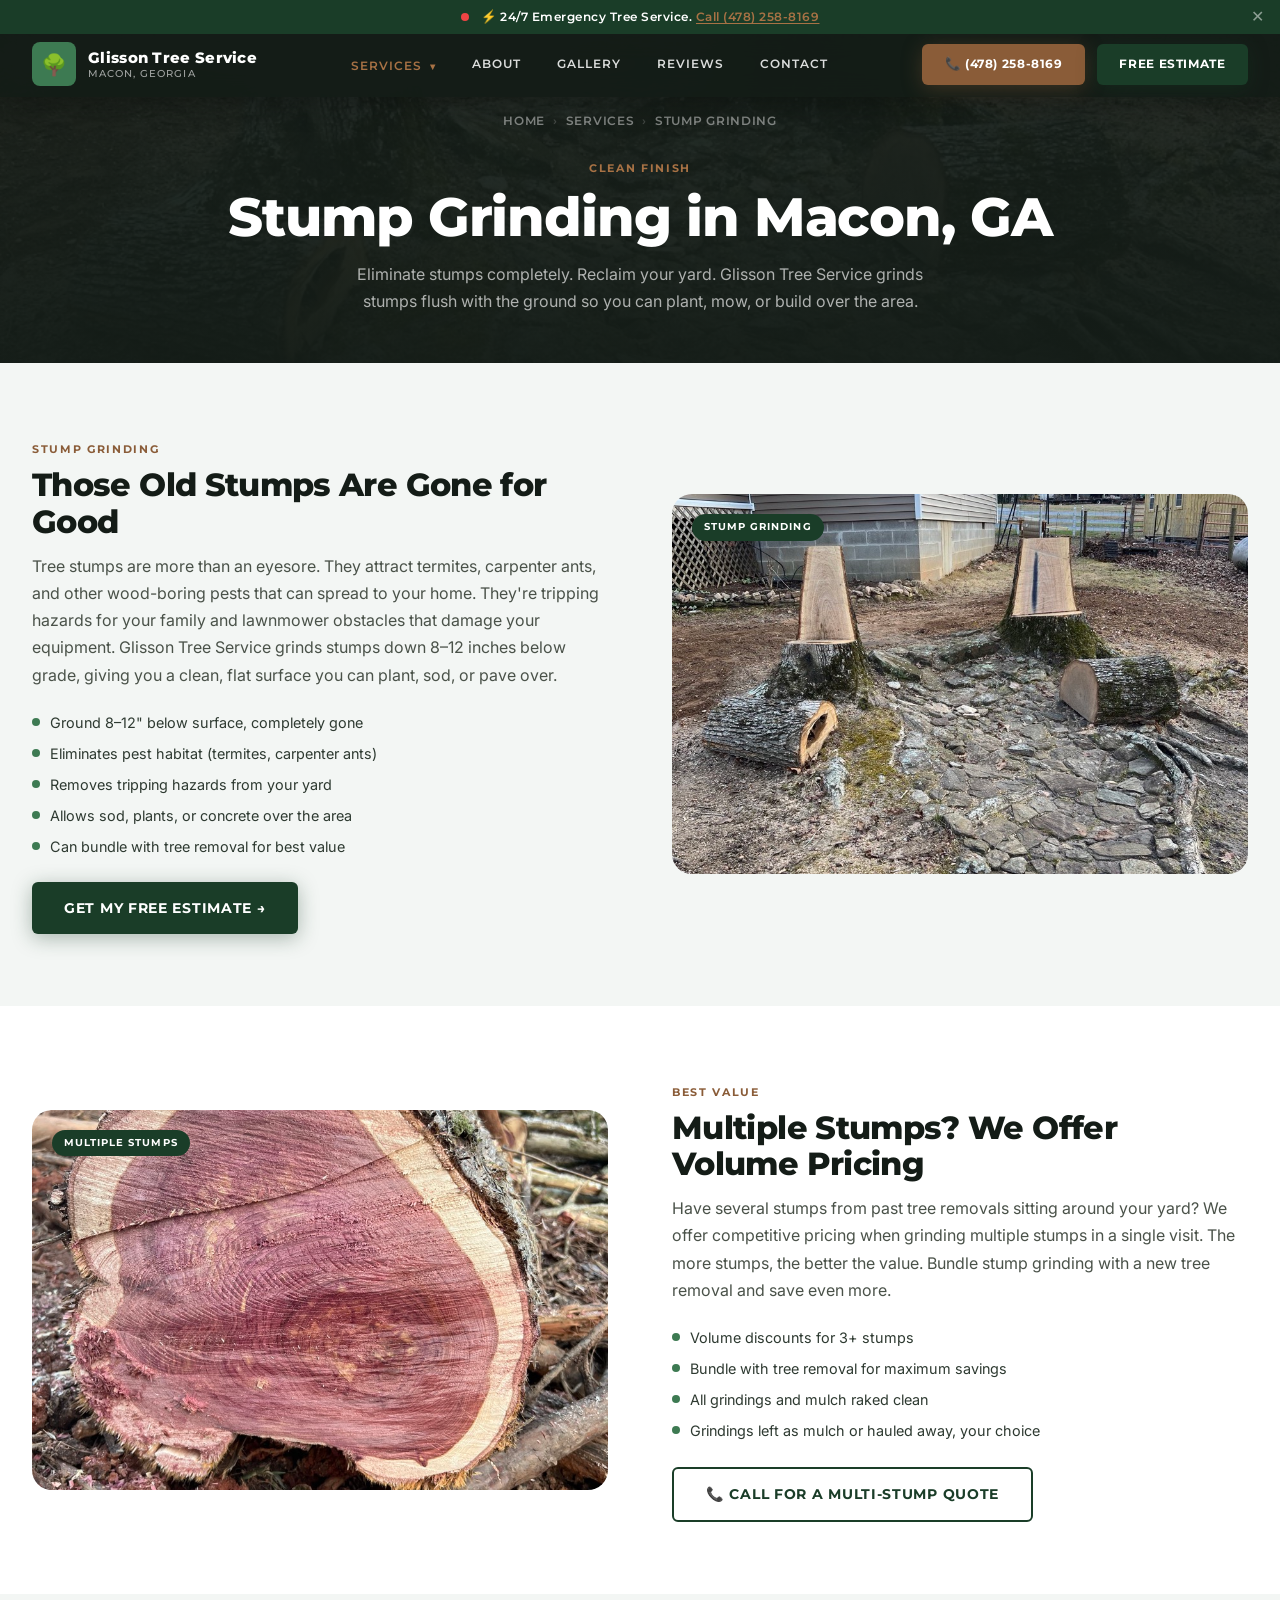
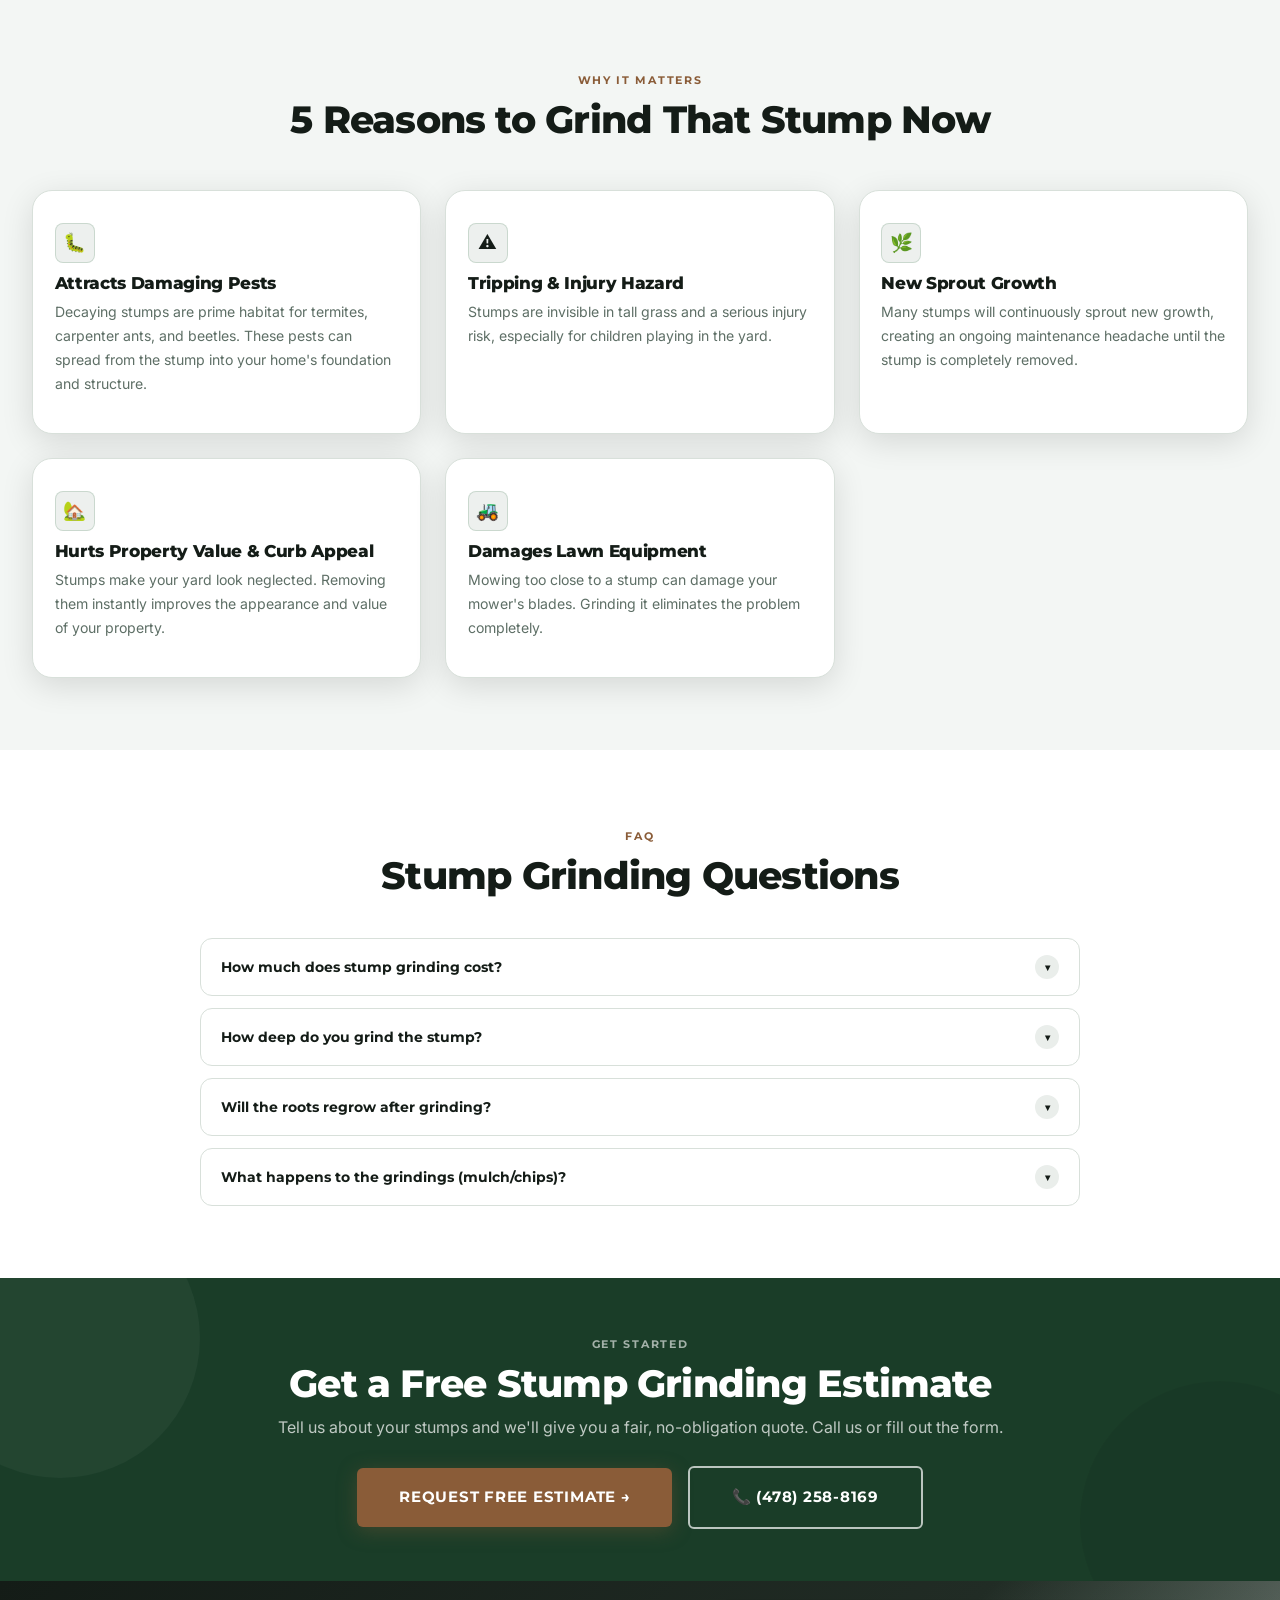
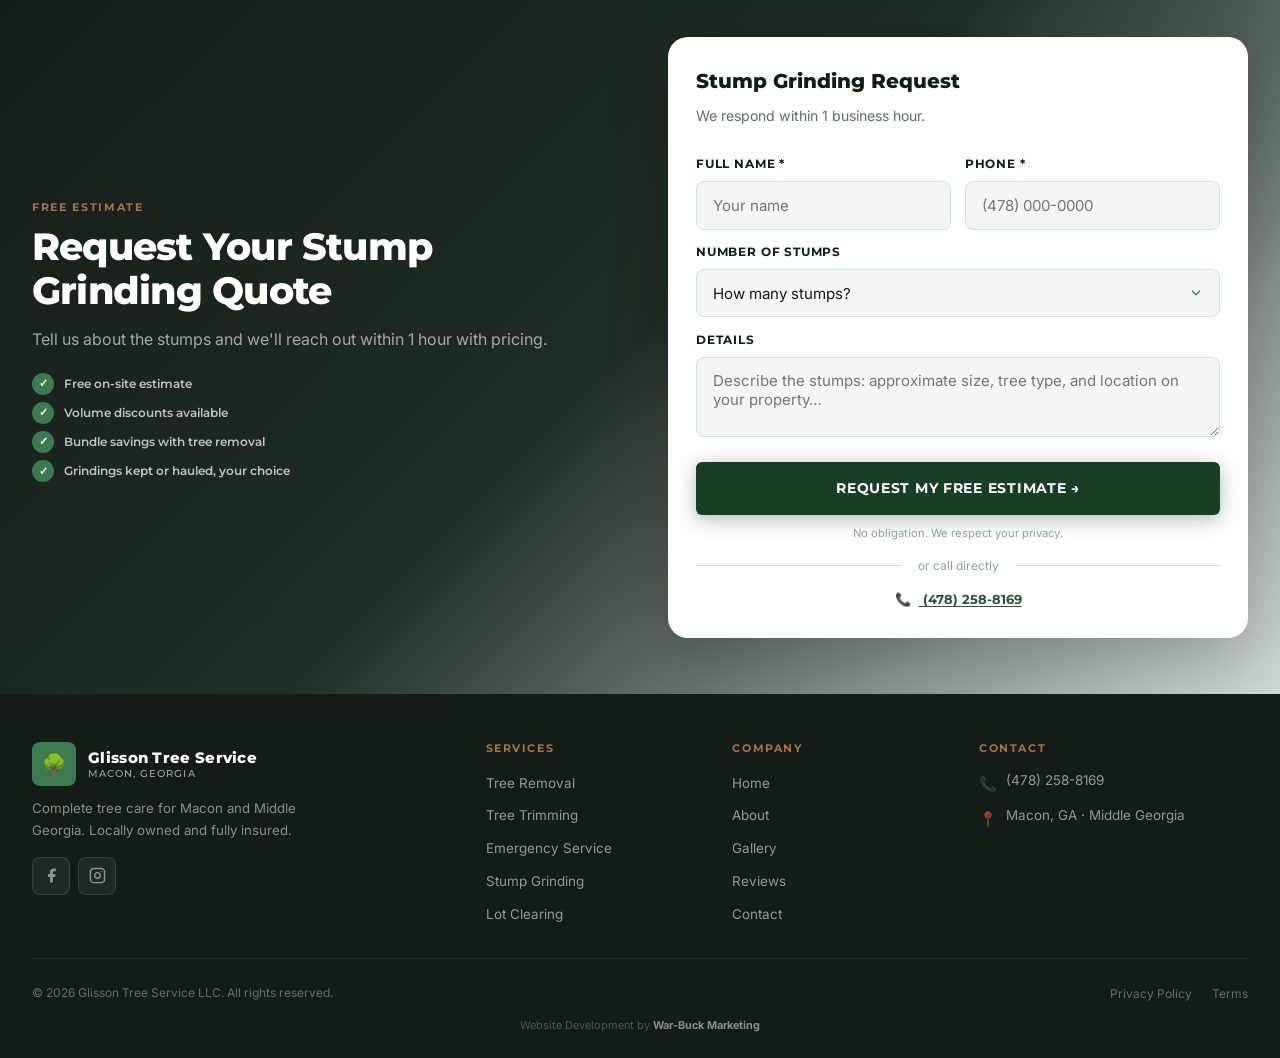
<file: stump-grinding.html>
<!DOCTYPE html>
<html lang="en">
<head>
  <meta charset="UTF-8" />
  <meta name="viewport" content="width=device-width, initial-scale=1.0" />
  <title>Stump Grinding Macon GA | Glisson Tree Service</title>
  <meta name="description" content="Professional stump grinding in Macon GA. Remove ugly stumps, eliminate pest attractants, reclaim your yard. Free estimates. Call (478) 258-8169." />
  <meta name="keywords" content="stump grinding Macon GA, stump removal Macon Georgia, tree stump grinding Warner Robins, stump grinder Macon, remove tree stump Macon GA" />
  <link rel="canonical" href="https://glissontreeservicellc.com/stump-grinding.html" />
  <meta property="og:title" content="Stump Grinding Macon GA | Glisson Tree Service" />
  <meta property="og:description" content="Fast, affordable stump grinding in Macon and Middle Georgia. Free estimates. Call (478) 258-8169." />
  <meta property="og:type" content="website" />
  <meta property="og:image" content="https://glissontreeservicellc.com/images/stumps-cleared.jpg" />
  <link rel="preconnect" href="https://fonts.googleapis.com" /><link rel="preconnect" href="https://fonts.gstatic.com" crossorigin />
  <link href="https://fonts.googleapis.com/css2?family=Montserrat:wght@400;500;600;700;800;900&family=Inter:wght@300;400;500;600&family=Playfair+Display:ital,wght@0,700;1,700&display=swap" rel="stylesheet" />
  <link rel="stylesheet" href="styles.css" />
  <link rel="icon" href="data:image/svg+xml,<svg xmlns='http://www.w3.org/2000/svg' viewBox='0 0 32 32'><rect width='32' height='32' rx='6' fill='%231a3d28'/><text y='24' x='5' font-size='22'>🌳</text></svg>" />
  <script type="application/ld+json">
  {"@context":"https://schema.org","@graph":[{"@type":"Service","name":"Stump Grinding","provider":{"@type":"LocalBusiness","name":"Glisson Tree Service","telephone":"+14782588169"},"areaServed":"Macon, GA and Middle Georgia","description":"Professional stump grinding services removing tree stumps flush with the ground across Macon, Georgia and surrounding communities."},{"@type":"BreadcrumbList","itemListElement":[{"@type":"ListItem","position":1,"name":"Home","item":"https://glissontreeservicellc.com/"},{"@type":"ListItem","position":2,"name":"Stump Grinding","item":"https://glissontreeservicellc.com/stump-grinding.html"}]}]}
  </script>
</head>
<body>

  <div class="ann-bar"><div class="ann-bar-inner"><span class="ann-emergency-dot"></span><span>⚡ 24/7 Emergency Tree Service. <a href="tel:+14782588169">Call (478) 258-8169</a></span></div><button class="ann-bar-dismiss">✕</button></div>

  <nav class="nav ann-visible" role="navigation">
    <div class="nav-inner">
      <a href="index.html" class="nav-logo"><div class="logo-mark">🌳</div><div class="logo-text">Glisson Tree Service<span>Macon, Georgia</span></div></a>
      <div class="nav-links">
        <div class="nav-dropdown"><a href="#" class="nav-link active">Services <span class="nav-chevron">▾</span></a><div class="nav-dropdown-menu"><a href="tree-removal.html"><span class="drop-icon">🌳</span> Tree Removal</a><a href="tree-trimming.html"><span class="drop-icon">✂️</span> Tree Trimming & Pruning</a><a href="emergency-tree-service.html"><span class="drop-icon">🚨</span> Emergency Tree Service</a><div class="drop-divider"></div><a href="stump-grinding.html"><span class="drop-icon">🪵</span> Stump Grinding</a><a href="lot-clearing.html"><span class="drop-icon">🚜</span> Lot & Land Clearing</a></div></div>
        <a href="about.html" class="nav-link">About</a><a href="gallery.html" class="nav-link">Gallery</a><a href="reviews.html" class="nav-link">Reviews</a><a href="contact.html" class="nav-link">Contact</a>
      </div>
      <div class="nav-cta"><a href="tel:+14782588169" class="btn btn-call btn-sm">📞 (478) 258-8169</a><a href="#quote" class="btn btn-primary btn-sm">Free Estimate</a></div>
      <button class="hamburger" aria-label="Open menu"><span></span><span></span><span></span></button>
    </div>
  </nav>

  <div class="mobile-menu"><button class="mobile-menu-close">✕</button><a href="index.html">Home</a><div class="mobile-menu-divider"></div><div class="mobile-menu-services"><a href="tree-removal.html">Tree Removal</a><a href="tree-trimming.html">Tree Trimming</a><a href="emergency-tree-service.html">Emergency Service</a><a href="stump-grinding.html">Stump Grinding</a><a href="lot-clearing.html">Lot Clearing</a></div><div class="mobile-menu-divider"></div><a href="about.html">About</a><a href="gallery.html">Gallery</a><a href="reviews.html">Reviews</a><a href="contact.html">Contact</a><div class="mobile-menu-divider"></div><a href="tel:+14782588169" class="btn btn-call">📞 (478) 258-8169</a><a href="#quote" class="btn btn-primary">Get Free Estimate</a></div>
  <div class="sticky-mobile"><a href="tel:+14782588169" class="btn btn-call">📞 Call Now</a><a href="#quote" class="btn btn-primary">Free Estimate →</a></div>

  <main>

  <header class="page-header">
    <div class="page-header-bg" style="background-image:url('images/stumps-cleared.jpg')"></div>
    <div class="page-header-overlay"></div>
    <div class="page-header-content">
      <nav class="breadcrumb"><a href="index.html">Home</a><span class="breadcrumb-sep">›</span><a href="index.html#services">Services</a><span class="breadcrumb-sep">›</span><span>Stump Grinding</span></nav>
      <span class="section-label">Clean Finish</span>
      <h1>Stump Grinding in Macon, GA</h1>
      <p>Eliminate stumps completely. Reclaim your yard. Glisson Tree Service grinds stumps flush with the ground so you can plant, mow, or build over the area.</p>
    </div>
  </header>

  <div class="service-block">
    <div class="service-block-inner">
      <div class="service-img-wrap reveal-left">
        <span class="service-img-tag">Stump Grinding</span>
        <img src="images/stumps-cleared.jpg" alt="Stump grinding results Macon GA" loading="lazy" />
      </div>
      <div class="service-content reveal reveal-delay-1">
        <span class="section-label">Stump Grinding</span>
        <h2>Those Old Stumps Are Gone for Good</h2>
        <p>Tree stumps are more than an eyesore. They attract termites, carpenter ants, and other wood-boring pests that can spread to your home. They're tripping hazards for your family and lawnmower obstacles that damage your equipment. Glisson Tree Service grinds stumps down 8–12 inches below grade, giving you a clean, flat surface you can plant, sod, or pave over.</p>
        <div class="benefits-list">
          <div class="benefit-item"><span class="benefit-dot"></span> Ground 8–12" below surface, completely gone</div>
          <div class="benefit-item"><span class="benefit-dot"></span> Eliminates pest habitat (termites, carpenter ants)</div>
          <div class="benefit-item"><span class="benefit-dot"></span> Removes tripping hazards from your yard</div>
          <div class="benefit-item"><span class="benefit-dot"></span> Allows sod, plants, or concrete over the area</div>
          <div class="benefit-item"><span class="benefit-dot"></span> Can bundle with tree removal for best value</div>
        </div>
        <a href="#quote" class="btn btn-primary">Get My Free Estimate →</a>
      </div>
    </div>
  </div>

  <div class="service-block">
    <div class="service-block-inner">
      <div class="service-img-wrap reveal-right">
        <span class="service-img-tag">Multiple Stumps</span>
        <img src="images/tree-cross-section.jpg" alt="Tree cross section after removal Macon GA" loading="lazy" />
      </div>
      <div class="service-content reveal">
        <span class="section-label">Best Value</span>
        <h2>Multiple Stumps? We Offer Volume Pricing</h2>
        <p>Have several stumps from past tree removals sitting around your yard? We offer competitive pricing when grinding multiple stumps in a single visit. The more stumps, the better the value. Bundle stump grinding with a new tree removal and save even more.</p>
        <div class="benefits-list">
          <div class="benefit-item"><span class="benefit-dot"></span> Volume discounts for 3+ stumps</div>
          <div class="benefit-item"><span class="benefit-dot"></span> Bundle with tree removal for maximum savings</div>
          <div class="benefit-item"><span class="benefit-dot"></span> All grindings and mulch raked clean</div>
          <div class="benefit-item"><span class="benefit-dot"></span> Grindings left as mulch or hauled away, your choice</div>
        </div>
        <a href="tel:+14782588169" class="btn btn-outline-forest">📞 Call for a Multi-Stump Quote</a>
      </div>
    </div>
  </div>

  <!-- Why stumps are bad -->
  <section class="section" style="background:var(--off-white)">
    <div class="container">
      <div class="section-center reveal">
        <span class="section-label">Why It Matters</span>
        <h2 class="section-title">5 Reasons to Grind That Stump Now</h2>
      </div>
      <div class="services-grid" style="margin-top:3rem">
        <div class="service-card reveal reveal-delay-1"><div class="service-card-body" style="padding-top:2rem"><div class="service-icon">🐛</div><h3>Attracts Damaging Pests</h3><p>Decaying stumps are prime habitat for termites, carpenter ants, and beetles. These pests can spread from the stump into your home's foundation and structure.</p></div></div>
        <div class="service-card reveal reveal-delay-2"><div class="service-card-body" style="padding-top:2rem"><div class="service-icon">⚠️</div><h3>Tripping &amp; Injury Hazard</h3><p>Stumps are invisible in tall grass and a serious injury risk, especially for children playing in the yard.</p></div></div>
        <div class="service-card reveal reveal-delay-3"><div class="service-card-body" style="padding-top:2rem"><div class="service-icon">🌿</div><h3>New Sprout Growth</h3><p>Many stumps will continuously sprout new growth, creating an ongoing maintenance headache until the stump is completely removed.</p></div></div>
        <div class="service-card reveal reveal-delay-1"><div class="service-card-body" style="padding-top:2rem"><div class="service-icon">🏡</div><h3>Hurts Property Value &amp; Curb Appeal</h3><p>Stumps make your yard look neglected. Removing them instantly improves the appearance and value of your property.</p></div></div>
        <div class="service-card reveal reveal-delay-2"><div class="service-card-body" style="padding-top:2rem"><div class="service-icon">🚜</div><h3>Damages Lawn Equipment</h3><p>Mowing too close to a stump can damage your mower's blades. Grinding it eliminates the problem completely.</p></div></div>
      </div>
    </div>
  </section>

  <!-- FAQ -->
  <section class="section faq-section">
    <div class="container container-sm">
      <div class="section-center reveal"><span class="section-label">FAQ</span><h2 class="section-title">Stump Grinding Questions</h2></div>
      <div class="faq-grid" style="margin-top:2.5rem;grid-template-columns:1fr">
        <div class="faq-item"><button class="faq-question">How much does stump grinding cost? <span class="faq-chevron">▾</span></button><div class="faq-answer"><div class="faq-answer-inner">Stump grinding pricing is primarily based on the stump diameter. We always provide a free estimate. Call (478) 258-8169 or fill out the form below. Multiple stumps and bundles with tree removal qualify for discounts.</div></div></div>
        <div class="faq-item"><button class="faq-question">How deep do you grind the stump? <span class="faq-chevron">▾</span></button><div class="faq-answer"><div class="faq-answer-inner">We typically grind 8–12 inches below the surface. This is deep enough to plant grass, lay sod, or install landscaping over. If you're planning to pour concrete or install a structure, let us know and we can grind deeper.</div></div></div>
        <div class="faq-item"><button class="faq-question">Will the roots regrow after grinding? <span class="faq-chevron">▾</span></button><div class="faq-answer"><div class="faq-answer-inner">Grinding removes the stump and the root system at the base. While some lateral roots will remain underground, they'll decay naturally over time. Sprout regrowth from a properly ground stump is extremely rare.</div></div></div>
        <div class="faq-item"><button class="faq-question">What happens to the grindings (mulch/chips)? <span class="faq-chevron">▾</span></button><div class="faq-answer"><div class="faq-answer-inner">You can choose to keep the grindings, which make excellent mulch for garden beds. Or we can haul them away as part of the cleanup. Just let us know your preference when we start the job.</div></div></div>
      </div>
    </div>
  </section>

  <section class="cta-banner"><div class="container-sm section-center"><span class="section-label">Get Started</span><h2>Get a Free Stump Grinding Estimate</h2><p>Tell us about your stumps and we'll give you a fair, no-obligation quote. Call us or fill out the form.</p><div class="cta-banner-actions"><a href="#quote" class="btn btn-bark btn-lg">Request Free Estimate →</a><a href="tel:+14782588169" class="btn btn-outline btn-lg">📞 (478) 258-8169</a></div></div></section>

  <section class="section form-section" id="quote">
    <div class="container">
      <div class="form-grid">
        <div class="form-left reveal"><span class="section-label">Free Estimate</span><h2>Request Your Stump Grinding Quote</h2><p>Tell us about the stumps and we'll reach out within 1 hour with pricing.</p><div class="form-trust"><div class="form-trust-item">Free on-site estimate</div><div class="form-trust-item">Volume discounts available</div><div class="form-trust-item">Bundle savings with tree removal</div><div class="form-trust-item">Grindings kept or hauled, your choice</div></div></div>
        <div class="form-wrapper reveal reveal-delay-1">
          <div class="contact-form">
            <div class="form-title">Stump Grinding Request</div><p class="form-subtitle">We respond within 1 business hour.</p>
            <form class="quote-form" action="https://formsubmit.co/ajax/codyleeglisson94@gmail.com" method="POST" novalidate>
              <input type="hidden" name="_captcha" value="false" />
              <input type="hidden" name="_template" value="table" />
              <div class="form-row"><div class="form-group"><label for="sg-name">Full Name *</label><input type="text" id="sg-name" name="name" placeholder="Your name" required /></div><div class="form-group"><label for="sg-phone">Phone *</label><input type="tel" id="sg-phone" name="phone" placeholder="(478) 000-0000" required inputmode="tel" /></div></div>
              <div class="form-group"><label for="sg-count">Number of Stumps</label><select id="sg-count" name="count"><option value="" disabled selected>How many stumps?</option><option>1</option><option>2</option><option>3–5</option><option>6+</option></select></div>
              <div class="form-group"><label for="sg-details">Details</label><textarea id="sg-details" name="details" placeholder="Describe the stumps: approximate size, tree type, and location on your property…"></textarea></div>
              <div class="form-submit-area"><button type="submit" class="btn btn-primary btn-lg">Request My Free Estimate →</button></div>
              <p class="form-disclaimer">No obligation. We respect your privacy.</p>
              <div class="form-or">or call directly</div>
              <div class="form-call-alt">📞 <a href="tel:+14782588169">&nbsp;(478) 258-8169</a></div>
            </form>
            <div class="form-success"><div class="success-icon">🪵</div><h3>Got It!</h3><p>We'll call within 1 hour with pricing for your stumps.</p></div>
          </div>
        </div>
      </div>
    </div>
  </section>

  </main>

  <footer class="footer">
    <div class="footer-grid">
      <div class="footer-brand"><a href="index.html" class="nav-logo"><div class="logo-mark">🌳</div><div class="logo-text">Glisson Tree Service<span>Macon, Georgia</span></div></a><p>Complete tree care for Macon and Middle Georgia. Locally owned and fully insured.</p><div class="footer-social"><a href="#" class="social-link" aria-label="Facebook"><svg viewBox="0 0 24 24" fill="currentColor"><path d="M18 2h-3a5 5 0 0 0-5 5v3H7v4h3v8h4v-8h3l1-4h-4V7a1 1 0 0 1 1-1h3z"/></svg></a><a href="#" class="social-link" aria-label="Instagram"><svg viewBox="0 0 24 24" fill="none" stroke="currentColor" stroke-width="2" stroke-linecap="round" stroke-linejoin="round"><rect x="2" y="2" width="20" height="20" rx="5"/><path d="M16 11.37A4 4 0 1 1 12.63 8 4 4 0 0 1 16 11.37z"/><line x1="17.5" y1="6.5" x2="17.51" y2="6.5"/></svg></a></div></div>
      <div class="footer-col"><h4>Services</h4><ul><li><a href="tree-removal.html">Tree Removal</a></li><li><a href="tree-trimming.html">Tree Trimming</a></li><li><a href="emergency-tree-service.html">Emergency Service</a></li><li><a href="stump-grinding.html">Stump Grinding</a></li><li><a href="lot-clearing.html">Lot Clearing</a></li></ul></div>
      <div class="footer-col"><h4>Company</h4><ul><li><a href="index.html">Home</a></li><li><a href="about.html">About</a></li><li><a href="gallery.html">Gallery</a></li><li><a href="reviews.html">Reviews</a></li><li><a href="contact.html">Contact</a></li></ul></div>
      <div class="footer-col"><h4>Contact</h4><div class="footer-contact-item"><span class="fc-icon">📞</span><div><a href="tel:+14782588169">(478) 258-8169</a></div></div><div class="footer-contact-item"><span class="fc-icon">📍</span><div>Macon, GA · Middle Georgia</div></div></div>
    </div>
    <div class="footer-bottom"><p>© 2026 Glisson Tree Service LLC. All rights reserved.</p><div class="footer-links"><a href="#">Privacy Policy</a><a href="#">Terms</a></div></div><div class="dev-credit"><p>Website Development by <a href="https://warbuckmarketing.com" target="_blank" rel="noopener">War-Buck Marketing</a></p></div>
  </footer>

  <script src="script.js"></script>
</body>
</html>
</file>
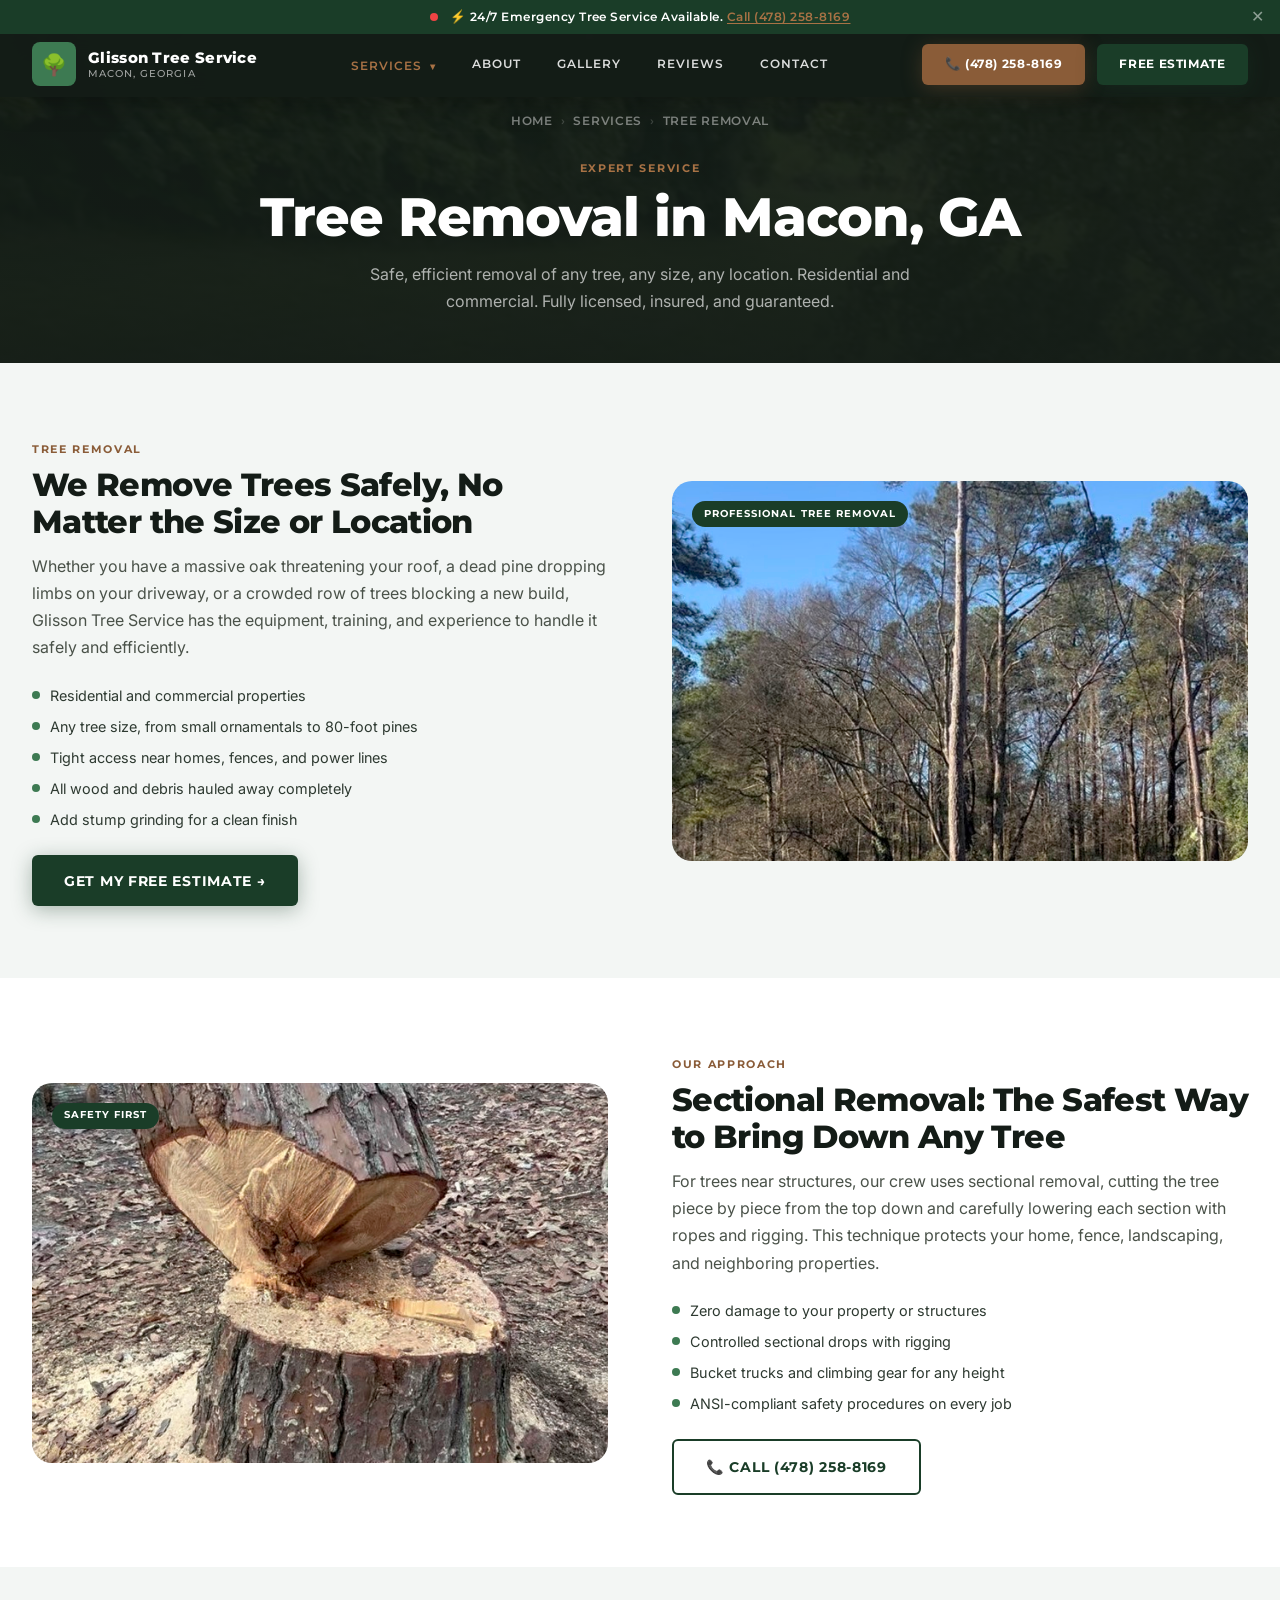
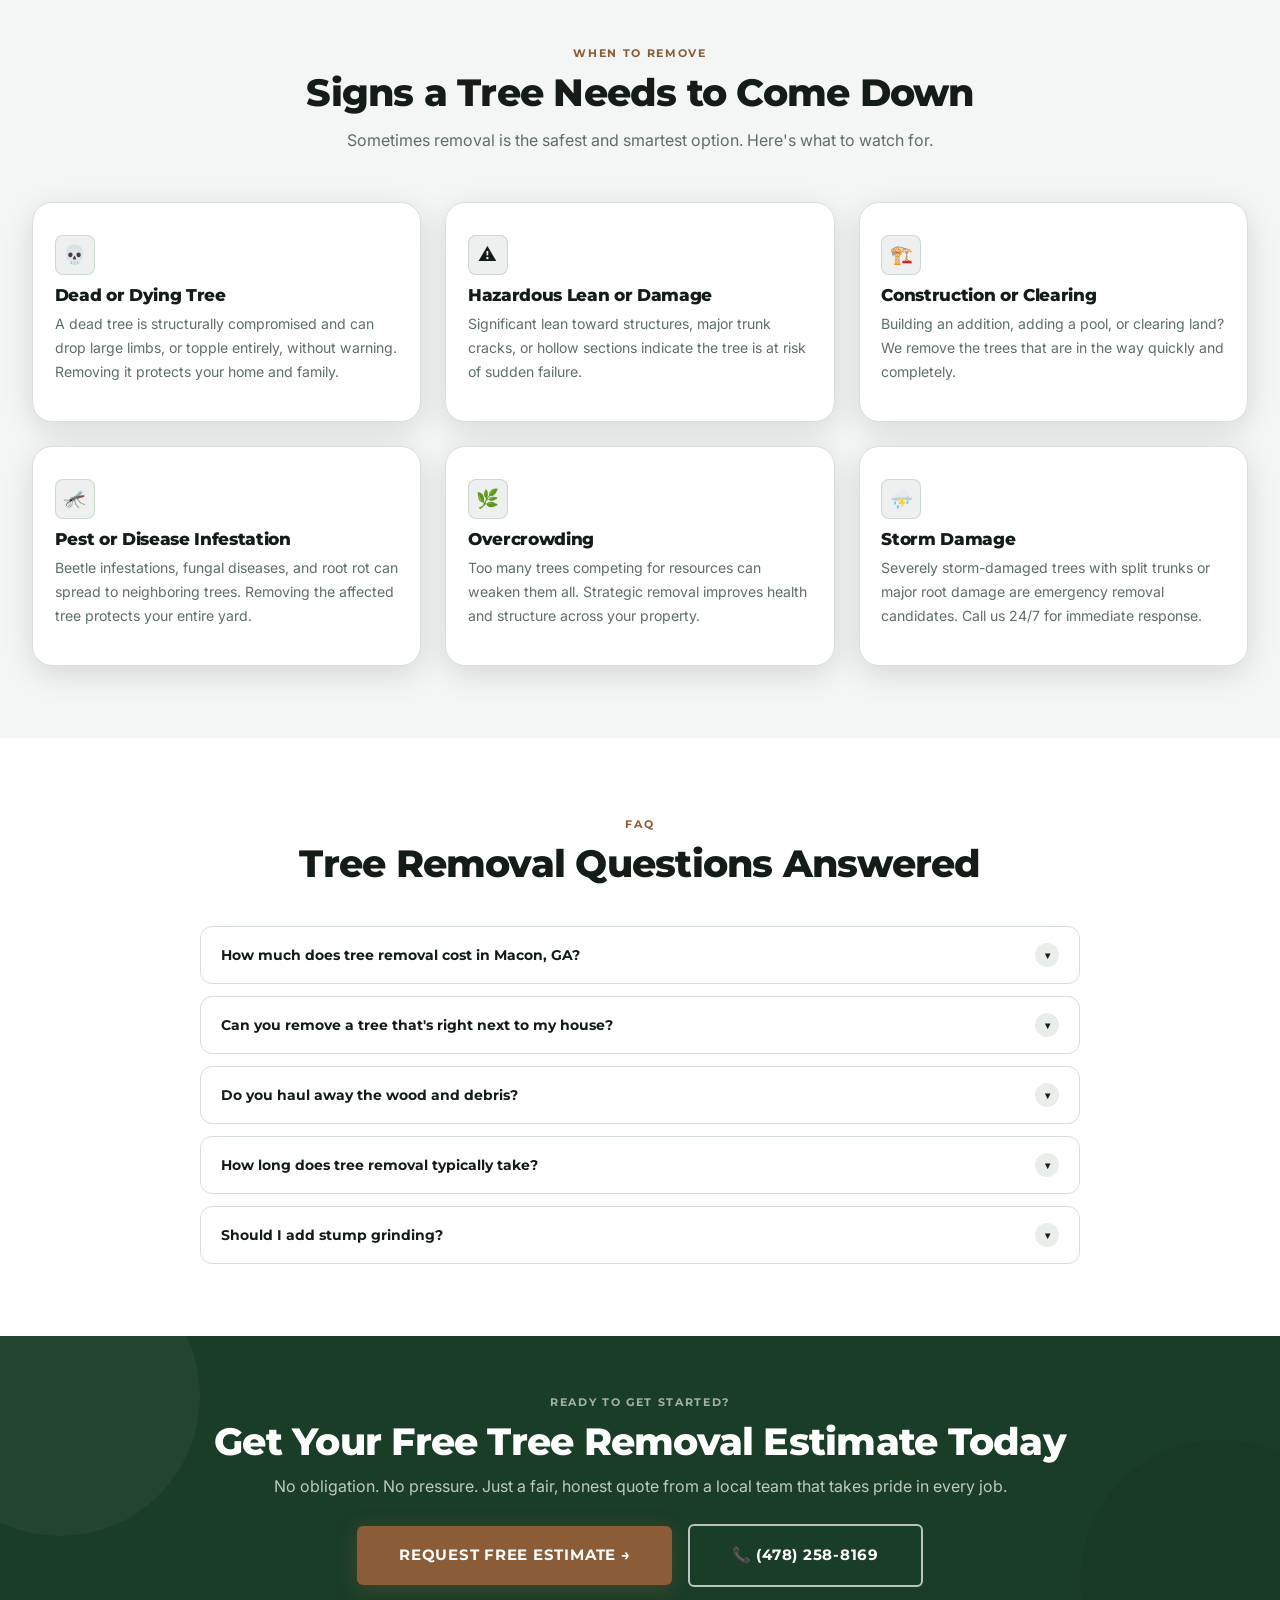
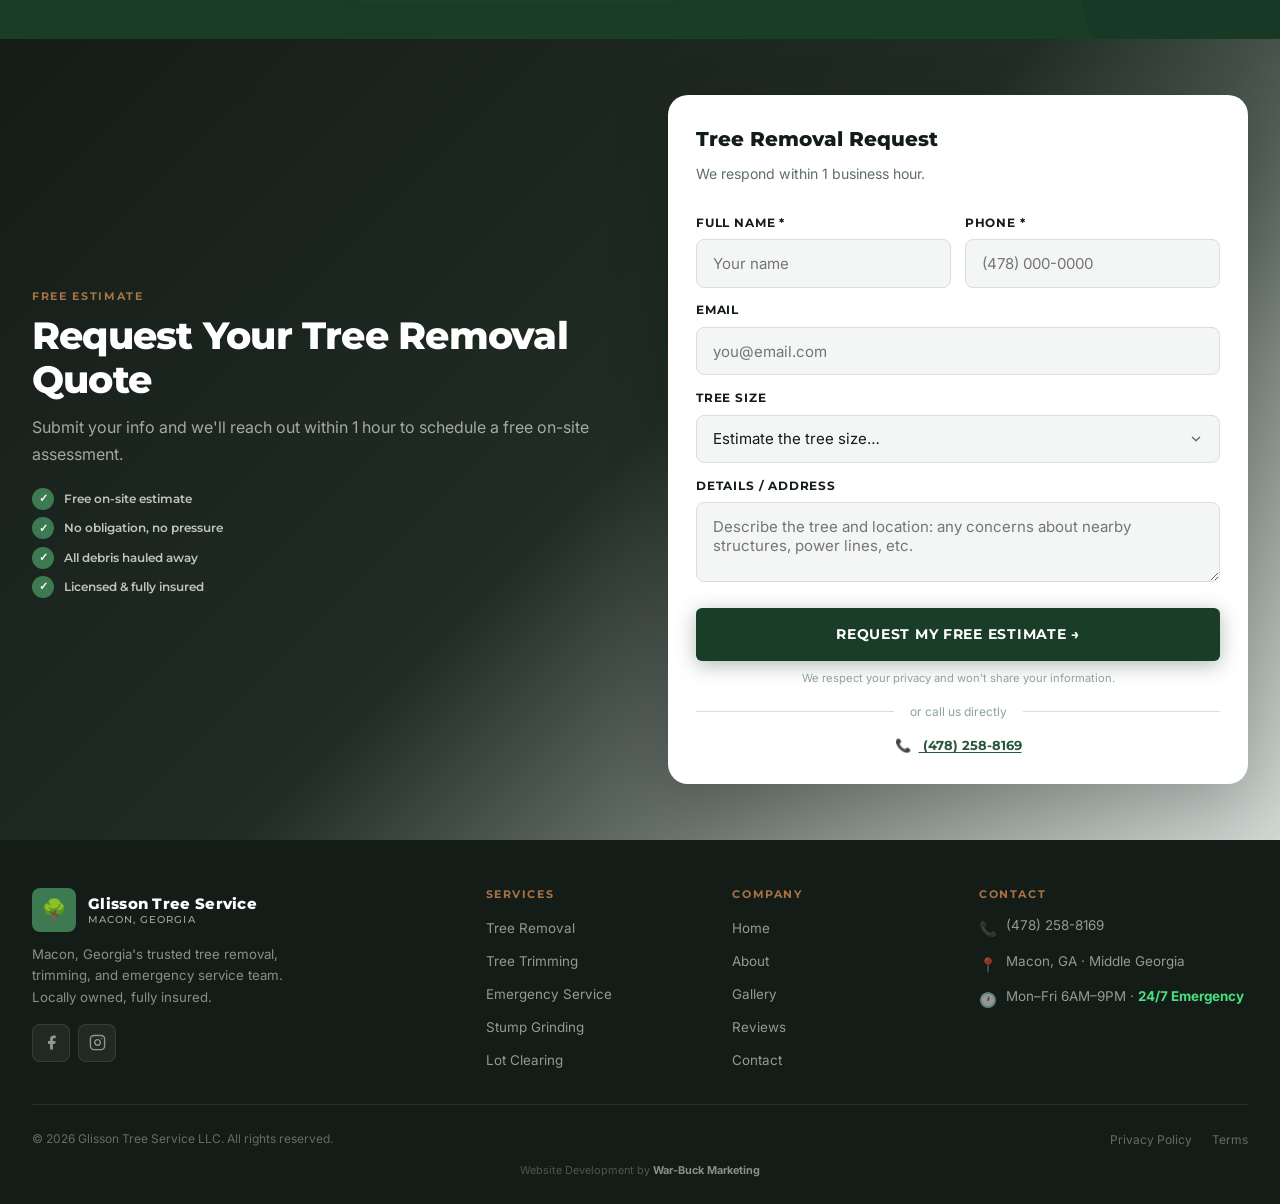
<file: tree-removal.html>
<!DOCTYPE html>
<html lang="en">
<head>
  <meta charset="UTF-8" />
  <meta name="viewport" content="width=device-width, initial-scale=1.0" />
  <title>Tree Removal Macon GA | Glisson Tree Service</title>
  <meta name="description" content="Licensed tree removal in Macon GA. Any size tree, residential or commercial. Complete cleanup included. Free estimates. Call (478) 258-8169." />
  <meta name="keywords" content="tree removal Macon GA, tree removal Warner Robins GA, remove large tree Macon Georgia, tree cutting service Macon, tree removal cost Macon GA" />
  <link rel="canonical" href="https://glissontreeservicellc.com/tree-removal.html" />
  <meta property="og:title"       content="Tree Removal Macon GA | Glisson Tree Service" />
  <meta property="og:description" content="Safe, professional tree removal for homes and businesses across Macon and Middle Georgia. Free estimates. Call (478) 258-8169." />
  <meta property="og:type"        content="website" />
  <meta property="og:image"       content="https://glissontreeservicellc.com/images/aerial-tree-felling.jpg" />
  <link rel="preconnect" href="https://fonts.googleapis.com" />
  <link rel="preconnect" href="https://fonts.gstatic.com" crossorigin />
  <link href="https://fonts.googleapis.com/css2?family=Montserrat:wght@400;500;600;700;800;900&family=Inter:wght@300;400;500;600&family=Playfair+Display:ital,wght@0,700;1,700&display=swap" rel="stylesheet" />
  <link rel="stylesheet" href="styles.css" />
  <link rel="icon" href="data:image/svg+xml,<svg xmlns='http://www.w3.org/2000/svg' viewBox='0 0 32 32'><rect width='32' height='32' rx='6' fill='%231a3d28'/><text y='24' x='5' font-size='22'>🌳</text></svg>" />
  <script type="application/ld+json">
  {
    "@context": "https://schema.org",
    "@graph": [
      {
        "@type": "Service",
        "name": "Tree Removal",
        "provider": {"@type":"LocalBusiness","name":"Glisson Tree Service","telephone":"+14782588169","address":{"@type":"PostalAddress","addressLocality":"Macon","addressRegion":"GA"}},
        "areaServed": "Macon, GA and Middle Georgia",
        "description": "Professional tree removal services for residential and commercial properties across Macon, GA and surrounding Middle Georgia communities.",
        "offers": {"@type":"Offer","priceSpecification":{"@type":"PriceSpecification","priceCurrency":"USD","description":"Free estimates; pricing based on tree size, location, and accessibility"}}
      },
      {
        "@type": "BreadcrumbList",
        "itemListElement": [
          {"@type":"ListItem","position":1,"name":"Home","item":"https://glissontreeservicellc.com/"},
          {"@type":"ListItem","position":2,"name":"Tree Removal","item":"https://glissontreeservicellc.com/tree-removal.html"}
        ]
      },
      {
        "@type": "FAQPage",
        "mainEntity": [
          {"@type":"Question","name":"How much does tree removal cost in Macon GA?","acceptedAnswer":{"@type":"Answer","text":"Tree removal pricing depends on tree size, species, location, and accessibility. We offer free on-site estimates. Call (478) 258-8169 to schedule."}},
          {"@type":"Question","name":"Can you remove a tree next to my house?","acceptedAnswer":{"@type":"Answer","text":"Yes. We specialize in tight-access removals using sectional (piece-by-piece) techniques that safely bring down trees close to structures."}},
          {"@type":"Question","name":"Do you haul away the wood and debris?","acceptedAnswer":{"@type":"Answer","text":"Yes, complete cleanup is always included. We haul away all wood, branches, and debris, or leave the wood if you want it for firewood."}},
          {"@type":"Question","name":"How long does tree removal take?","acceptedAnswer":{"@type":"Answer","text":"Most single-tree removals are completed in one day. Larger or more complex jobs may take longer, and we'll give you an accurate time estimate upfront."}}
        ]
      }
    ]
  }
  </script>
</head>
<body>

  <div class="ann-bar" role="banner">
    <div class="ann-bar-inner">
      <span class="ann-emergency-dot"></span>
      <span>⚡ 24/7 Emergency Tree Service Available. <a href="tel:+14782588169">Call (478) 258-8169</a></span>
    </div>
    <button class="ann-bar-dismiss" aria-label="Dismiss">✕</button>
  </div>

  <nav class="nav ann-visible" role="navigation">
    <div class="nav-inner">
      <a href="index.html" class="nav-logo">
        <div class="logo-mark">🌳</div>
        <div class="logo-text">Glisson Tree Service<span>Macon, Georgia</span></div>
      </a>
      <div class="nav-links">
        <div class="nav-dropdown">
          <a href="#" class="nav-link active">Services <span class="nav-chevron">▾</span></a>
          <div class="nav-dropdown-menu">
            <a href="tree-removal.html"><span class="drop-icon">🌳</span> Tree Removal</a>
            <a href="tree-trimming.html"><span class="drop-icon">✂️</span> Tree Trimming & Pruning</a>
            <a href="emergency-tree-service.html"><span class="drop-icon">🚨</span> Emergency Tree Service</a>
            <div class="drop-divider"></div>
            <a href="stump-grinding.html"><span class="drop-icon">🪵</span> Stump Grinding</a>
            <a href="lot-clearing.html"><span class="drop-icon">🚜</span> Lot & Land Clearing</a>
          </div>
        </div>
        <a href="about.html" class="nav-link">About</a>
        <a href="gallery.html" class="nav-link">Gallery</a>
        <a href="reviews.html" class="nav-link">Reviews</a>
        <a href="contact.html" class="nav-link">Contact</a>
      </div>
      <div class="nav-cta">
        <a href="tel:+14782588169" class="btn btn-call btn-sm">📞 (478) 258-8169</a>
        <a href="#quote" class="btn btn-primary btn-sm">Free Estimate</a>
      </div>
      <button class="hamburger" aria-label="Open menu"><span></span><span></span><span></span></button>
    </div>
  </nav>

  <div class="mobile-menu" role="dialog">
    <button class="mobile-menu-close">✕</button>
    <a href="index.html">Home</a>
    <div class="mobile-menu-divider"></div>
    <div class="mobile-menu-services">
      <a href="tree-removal.html">Tree Removal</a>
      <a href="tree-trimming.html">Tree Trimming</a>
      <a href="emergency-tree-service.html">Emergency Service</a>
      <a href="stump-grinding.html">Stump Grinding</a>
      <a href="lot-clearing.html">Lot Clearing</a>
    </div>
    <div class="mobile-menu-divider"></div>
    <a href="about.html">About</a>
    <a href="gallery.html">Gallery</a>
    <a href="reviews.html">Reviews</a>
    <a href="contact.html">Contact</a>
    <div class="mobile-menu-divider"></div>
    <a href="tel:+14782588169" class="btn btn-call">📞 (478) 258-8169</a>
    <a href="#quote" class="btn btn-primary">Get Free Estimate</a>
  </div>

  <div class="sticky-mobile">
    <a href="tel:+14782588169" class="btn btn-call">📞 Call Now</a>
    <a href="#quote"           class="btn btn-primary">Free Estimate →</a>
  </div>

  <main>

  <!-- Page Header -->
  <header class="page-header">
    <div class="page-header-bg" style="background-image:url('images/aerial-tree-felling.jpg'); background-position: center top"></div>
    <div class="page-header-overlay"></div>
    <div class="page-header-content">
      <nav class="breadcrumb" aria-label="Breadcrumb">
        <a href="index.html">Home</a>
        <span class="breadcrumb-sep">›</span>
        <a href="index.html#services">Services</a>
        <span class="breadcrumb-sep">›</span>
        <span>Tree Removal</span>
      </nav>
      <span class="section-label">Expert Service</span>
      <h1>Tree Removal in Macon, GA</h1>
      <p>Safe, efficient removal of any tree, any size, any location. Residential and commercial. Fully licensed, insured, and guaranteed.</p>
    </div>
  </header>

  <!-- Service Blocks -->
  <div class="service-block">
    <div class="service-block-inner">
      <div class="service-img-wrap reveal-left">
        <span class="service-img-tag">Professional Tree Removal</span>
        <img src="images/pine-removal-inprogress.jpg" alt="Tree removal crew Macon Georgia" loading="lazy" />
      </div>
      <div class="service-content reveal reveal-delay-1">
        <span class="section-label">Tree Removal</span>
        <h2>We Remove Trees Safely, No Matter the Size or Location</h2>
        <p>Whether you have a massive oak threatening your roof, a dead pine dropping limbs on your driveway, or a crowded row of trees blocking a new build, Glisson Tree Service has the equipment, training, and experience to handle it safely and efficiently.</p>
        <div class="benefits-list">
          <div class="benefit-item"><span class="benefit-dot"></span> Residential and commercial properties</div>
          <div class="benefit-item"><span class="benefit-dot"></span> Any tree size, from small ornamentals to 80-foot pines</div>
          <div class="benefit-item"><span class="benefit-dot"></span> Tight access near homes, fences, and power lines</div>
          <div class="benefit-item"><span class="benefit-dot"></span> All wood and debris hauled away completely</div>
          <div class="benefit-item"><span class="benefit-dot"></span> Add stump grinding for a clean finish</div>
        </div>
        <a href="#quote" class="btn btn-primary">Get My Free Estimate →</a>
      </div>
    </div>
  </div>

  <div class="service-block">
    <div class="service-block-inner">
      <div class="service-img-wrap reveal-right">
        <span class="service-img-tag">Safety First</span>
        <img src="images/notch-cut-rigging.jpg" alt="Precision tree felling with rigging Macon GA" loading="lazy" />
      </div>
      <div class="service-content reveal">
        <span class="section-label">Our Approach</span>
        <h2>Sectional Removal: The Safest Way to Bring Down Any Tree</h2>
        <p>For trees near structures, our crew uses sectional removal, cutting the tree piece by piece from the top down and carefully lowering each section with ropes and rigging. This technique protects your home, fence, landscaping, and neighboring properties.</p>
        <div class="benefits-list">
          <div class="benefit-item"><span class="benefit-dot"></span> Zero damage to your property or structures</div>
          <div class="benefit-item"><span class="benefit-dot"></span> Controlled sectional drops with rigging</div>
          <div class="benefit-item"><span class="benefit-dot"></span> Bucket trucks and climbing gear for any height</div>
          <div class="benefit-item"><span class="benefit-dot"></span> ANSI-compliant safety procedures on every job</div>
        </div>
        <a href="tel:+14782588169" class="btn btn-outline-forest">📞 Call (478) 258-8169</a>
      </div>
    </div>
  </div>

  <!-- Why Remove a Tree? -->
  <section class="section" style="background:var(--off-white)">
    <div class="container">
      <div class="section-center reveal">
        <span class="section-label">When to Remove</span>
        <h2 class="section-title">Signs a Tree Needs to Come Down</h2>
        <p class="section-sub">Sometimes removal is the safest and smartest option. Here's what to watch for.</p>
      </div>
      <div class="services-grid" style="margin-top:3rem">
        <div class="service-card reveal reveal-delay-1">
          <div class="service-card-body" style="padding-top:2rem">
            <div class="service-icon">💀</div>
            <h3>Dead or Dying Tree</h3>
            <p>A dead tree is structurally compromised and can drop large limbs, or topple entirely, without warning. Removing it protects your home and family.</p>
          </div>
        </div>
        <div class="service-card reveal reveal-delay-2">
          <div class="service-card-body" style="padding-top:2rem">
            <div class="service-icon">⚠️</div>
            <h3>Hazardous Lean or Damage</h3>
            <p>Significant lean toward structures, major trunk cracks, or hollow sections indicate the tree is at risk of sudden failure.</p>
          </div>
        </div>
        <div class="service-card reveal reveal-delay-3">
          <div class="service-card-body" style="padding-top:2rem">
            <div class="service-icon">🏗️</div>
            <h3>Construction or Clearing</h3>
            <p>Building an addition, adding a pool, or clearing land? We remove the trees that are in the way quickly and completely.</p>
          </div>
        </div>
        <div class="service-card reveal reveal-delay-1">
          <div class="service-card-body" style="padding-top:2rem">
            <div class="service-icon">🦟</div>
            <h3>Pest or Disease Infestation</h3>
            <p>Beetle infestations, fungal diseases, and root rot can spread to neighboring trees. Removing the affected tree protects your entire yard.</p>
          </div>
        </div>
        <div class="service-card reveal reveal-delay-2">
          <div class="service-card-body" style="padding-top:2rem">
            <div class="service-icon">🌿</div>
            <h3>Overcrowding</h3>
            <p>Too many trees competing for resources can weaken them all. Strategic removal improves health and structure across your property.</p>
          </div>
        </div>
        <div class="service-card reveal reveal-delay-3">
          <div class="service-card-body" style="padding-top:2rem">
            <div class="service-icon">⛈️</div>
            <h3>Storm Damage</h3>
            <p>Severely storm-damaged trees with split trunks or major root damage are emergency removal candidates. Call us 24/7 for immediate response.</p>
          </div>
        </div>
      </div>
    </div>
  </section>

  <!-- FAQ -->
  <section class="section faq-section">
    <div class="container container-sm">
      <div class="section-center reveal">
        <span class="section-label">FAQ</span>
        <h2 class="section-title">Tree Removal Questions Answered</h2>
      </div>
      <div class="faq-grid" style="margin-top:2.5rem; grid-template-columns:1fr">
        <div class="faq-item">
          <button class="faq-question">How much does tree removal cost in Macon, GA? <span class="faq-chevron">▾</span></button>
          <div class="faq-answer"><div class="faq-answer-inner">Pricing varies based on tree height, diameter, species, location, and access. We always provide a free on-site estimate before any work begins. Call (478) 258-8169 or submit a request to get your quote.</div></div>
        </div>
        <div class="faq-item">
          <button class="faq-question">Can you remove a tree that's right next to my house? <span class="faq-chevron">▾</span></button>
          <div class="faq-answer"><div class="faq-answer-inner">Yes, this is one of our specialties. We use sectional removal (piece by piece from the top) with ropes, rigging, and precision cuts to safely take down trees in tight spaces near homes, fences, and other structures.</div></div>
        </div>
        <div class="faq-item">
          <button class="faq-question">Do you haul away the wood and debris? <span class="faq-chevron">▾</span></button>
          <div class="faq-answer"><div class="faq-answer-inner">Yes, full cleanup and haul-away is always included. We chip branches, log the trunk sections, and clear all debris. If you'd like to keep the wood for firewood, just let us know and we're happy to leave it.</div></div>
        </div>
        <div class="faq-item">
          <button class="faq-question">How long does tree removal typically take? <span class="faq-chevron">▾</span></button>
          <div class="faq-answer"><div class="faq-answer-inner">Most residential tree removals are completed in 4–8 hours. Multiple trees or complex removals may take a full day or more. We'll give you an accurate timeline when we provide your estimate.</div></div>
        </div>
        <div class="faq-item">
          <button class="faq-question">Should I add stump grinding? <span class="faq-chevron">▾</span></button>
          <div class="faq-answer"><div class="faq-answer-inner">We recommend it. Stumps attract insects, fungi, and create tripping hazards. Stump grinding removes it flush with the ground, which is great if you want to plant, lay sod, or just have a clean yard. It's an easy add-on to any removal job.</div></div>
        </div>
      </div>
    </div>
  </section>

  <!-- CTA -->
  <section class="cta-banner">
    <div class="container-sm section-center">
      <span class="section-label">Ready to Get Started?</span>
      <h2>Get Your Free Tree Removal Estimate Today</h2>
      <p>No obligation. No pressure. Just a fair, honest quote from a local team that takes pride in every job.</p>
      <div class="cta-banner-actions">
        <a href="#quote" class="btn btn-bark btn-lg">Request Free Estimate →</a>
        <a href="tel:+14782588169" class="btn btn-outline btn-lg">📞 (478) 258-8169</a>
      </div>
    </div>
  </section>

  <!-- Lead Form -->
  <section class="section form-section" id="quote">
    <div class="container">
      <div class="form-grid">
        <div class="form-left reveal">
          <span class="section-label">Free Estimate</span>
          <h2>Request Your Tree Removal Quote</h2>
          <p>Submit your info and we'll reach out within 1 hour to schedule a free on-site assessment.</p>
          <div class="form-trust">
            <div class="form-trust-item">Free on-site estimate</div>
            <div class="form-trust-item">No obligation, no pressure</div>
            <div class="form-trust-item">All debris hauled away</div>
            <div class="form-trust-item">Licensed &amp; fully insured</div>
          </div>
        </div>
        <div class="form-wrapper reveal reveal-delay-1">
          <div class="contact-form">
            <div class="form-title">Tree Removal Request</div>
            <p class="form-subtitle">We respond within 1 business hour.</p>
            <form class="quote-form" action="https://formsubmit.co/ajax/codyleeglisson94@gmail.com" method="POST" novalidate>
              <input type="hidden" name="_captcha" value="false" />
              <input type="hidden" name="_template" value="table" />
              <div class="form-row">
                <div class="form-group"><label for="r-name">Full Name *</label><input type="text" id="r-name" name="name" placeholder="Your name" required /></div>
                <div class="form-group"><label for="r-phone">Phone *</label><input type="tel" id="r-phone" name="phone" placeholder="(478) 000-0000" required inputmode="tel" /></div>
              </div>
              <div class="form-group"><label for="r-email">Email</label><input type="email" id="r-email" name="email" placeholder="you@email.com" /></div>
              <div class="form-group">
                <label for="r-size">Tree Size</label>
                <select id="r-size" name="size">
                  <option value="" disabled selected>Estimate the tree size…</option>
                  <option>Small (under 20 ft)</option>
                  <option>Medium (20–40 ft)</option>
                  <option>Large (40–70 ft)</option>
                  <option>Very Large (70+ ft)</option>
                  <option>Multiple trees</option>
                  <option>Not sure</option>
                </select>
              </div>
              <div class="form-group"><label for="r-details">Details / Address</label><textarea id="r-details" name="details" placeholder="Describe the tree and location: any concerns about nearby structures, power lines, etc."></textarea></div>
              <div class="form-submit-area"><button type="submit" class="btn btn-primary btn-lg">Request My Free Estimate →</button></div>
              <p class="form-disclaimer">We respect your privacy and won't share your information.</p>
              <div class="form-or">or call us directly</div>
              <div class="form-call-alt">📞 <a href="tel:+14782588169">&nbsp;(478) 258-8169</a></div>
            </form>
            <div class="form-success"><div class="success-icon">🌳</div><h3>Got It!</h3><p>We'll call within 1 hour to schedule your free estimate.</p></div>
          </div>
        </div>
      </div>
    </div>
  </section>

  </main>

  <footer class="footer">
    <div class="footer-grid">
      <div class="footer-brand">
        <a href="index.html" class="nav-logo"><div class="logo-mark">🌳</div><div class="logo-text">Glisson Tree Service<span>Macon, Georgia</span></div></a>
        <p>Macon, Georgia's trusted tree removal, trimming, and emergency service team. Locally owned, fully insured.</p>
        <div class="footer-social">
          <a href="#" class="social-link" aria-label="Facebook"><svg viewBox="0 0 24 24" fill="currentColor"><path d="M18 2h-3a5 5 0 0 0-5 5v3H7v4h3v8h4v-8h3l1-4h-4V7a1 1 0 0 1 1-1h3z"/></svg></a>
          <a href="#" class="social-link" aria-label="Instagram"><svg viewBox="0 0 24 24" fill="none" stroke="currentColor" stroke-width="2" stroke-linecap="round" stroke-linejoin="round"><rect x="2" y="2" width="20" height="20" rx="5"/><path d="M16 11.37A4 4 0 1 1 12.63 8 4 4 0 0 1 16 11.37z"/><line x1="17.5" y1="6.5" x2="17.51" y2="6.5"/></svg></a>
        </div>
      </div>
      <div class="footer-col"><h4>Services</h4><ul><li><a href="tree-removal.html">Tree Removal</a></li><li><a href="tree-trimming.html">Tree Trimming</a></li><li><a href="emergency-tree-service.html">Emergency Service</a></li><li><a href="stump-grinding.html">Stump Grinding</a></li><li><a href="lot-clearing.html">Lot Clearing</a></li></ul></div>
      <div class="footer-col"><h4>Company</h4><ul><li><a href="index.html">Home</a></li><li><a href="about.html">About</a></li><li><a href="gallery.html">Gallery</a></li><li><a href="reviews.html">Reviews</a></li><li><a href="contact.html">Contact</a></li></ul></div>
      <div class="footer-col"><h4>Contact</h4>
        <div class="footer-contact-item"><span class="fc-icon">📞</span><div><a href="tel:+14782588169">(478) 258-8169</a></div></div>
        <div class="footer-contact-item"><span class="fc-icon">📍</span><div>Macon, GA · Middle Georgia</div></div>
        <div class="footer-contact-item"><span class="fc-icon">🕐</span><div>Mon–Fri 6AM–9PM · <strong style="color:#4ade80">24/7 Emergency</strong></div></div>
      </div>
    </div>
    <div class="footer-bottom">
      <p>© 2026 Glisson Tree Service LLC. All rights reserved.</p>
      <div class="footer-links"><a href="#">Privacy Policy</a><a href="#">Terms</a></div>
    </div><div class="dev-credit"><p>Website Development by <a href="https://warbuckmarketing.com" target="_blank" rel="noopener">War-Buck Marketing</a></p></div>
  </footer>


  <script src="script.js"></script>
</body>
</html>
</file>
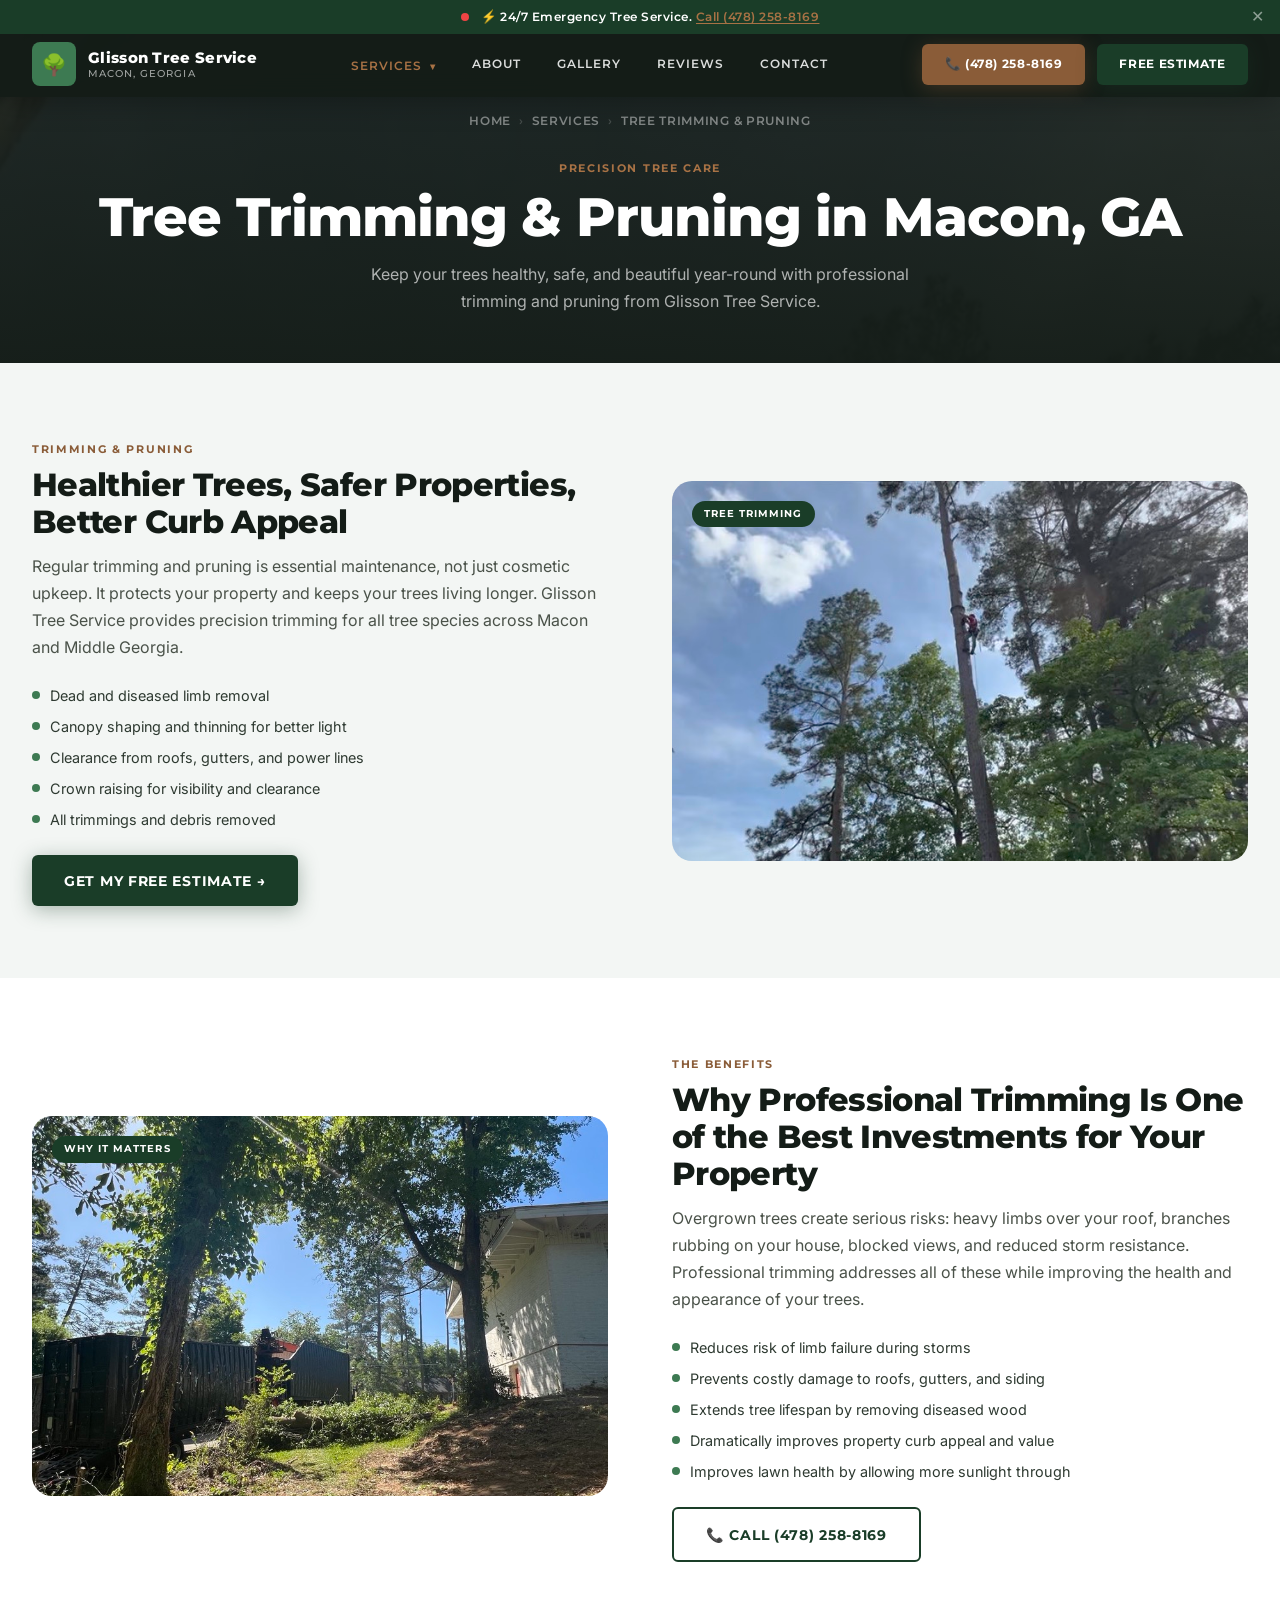
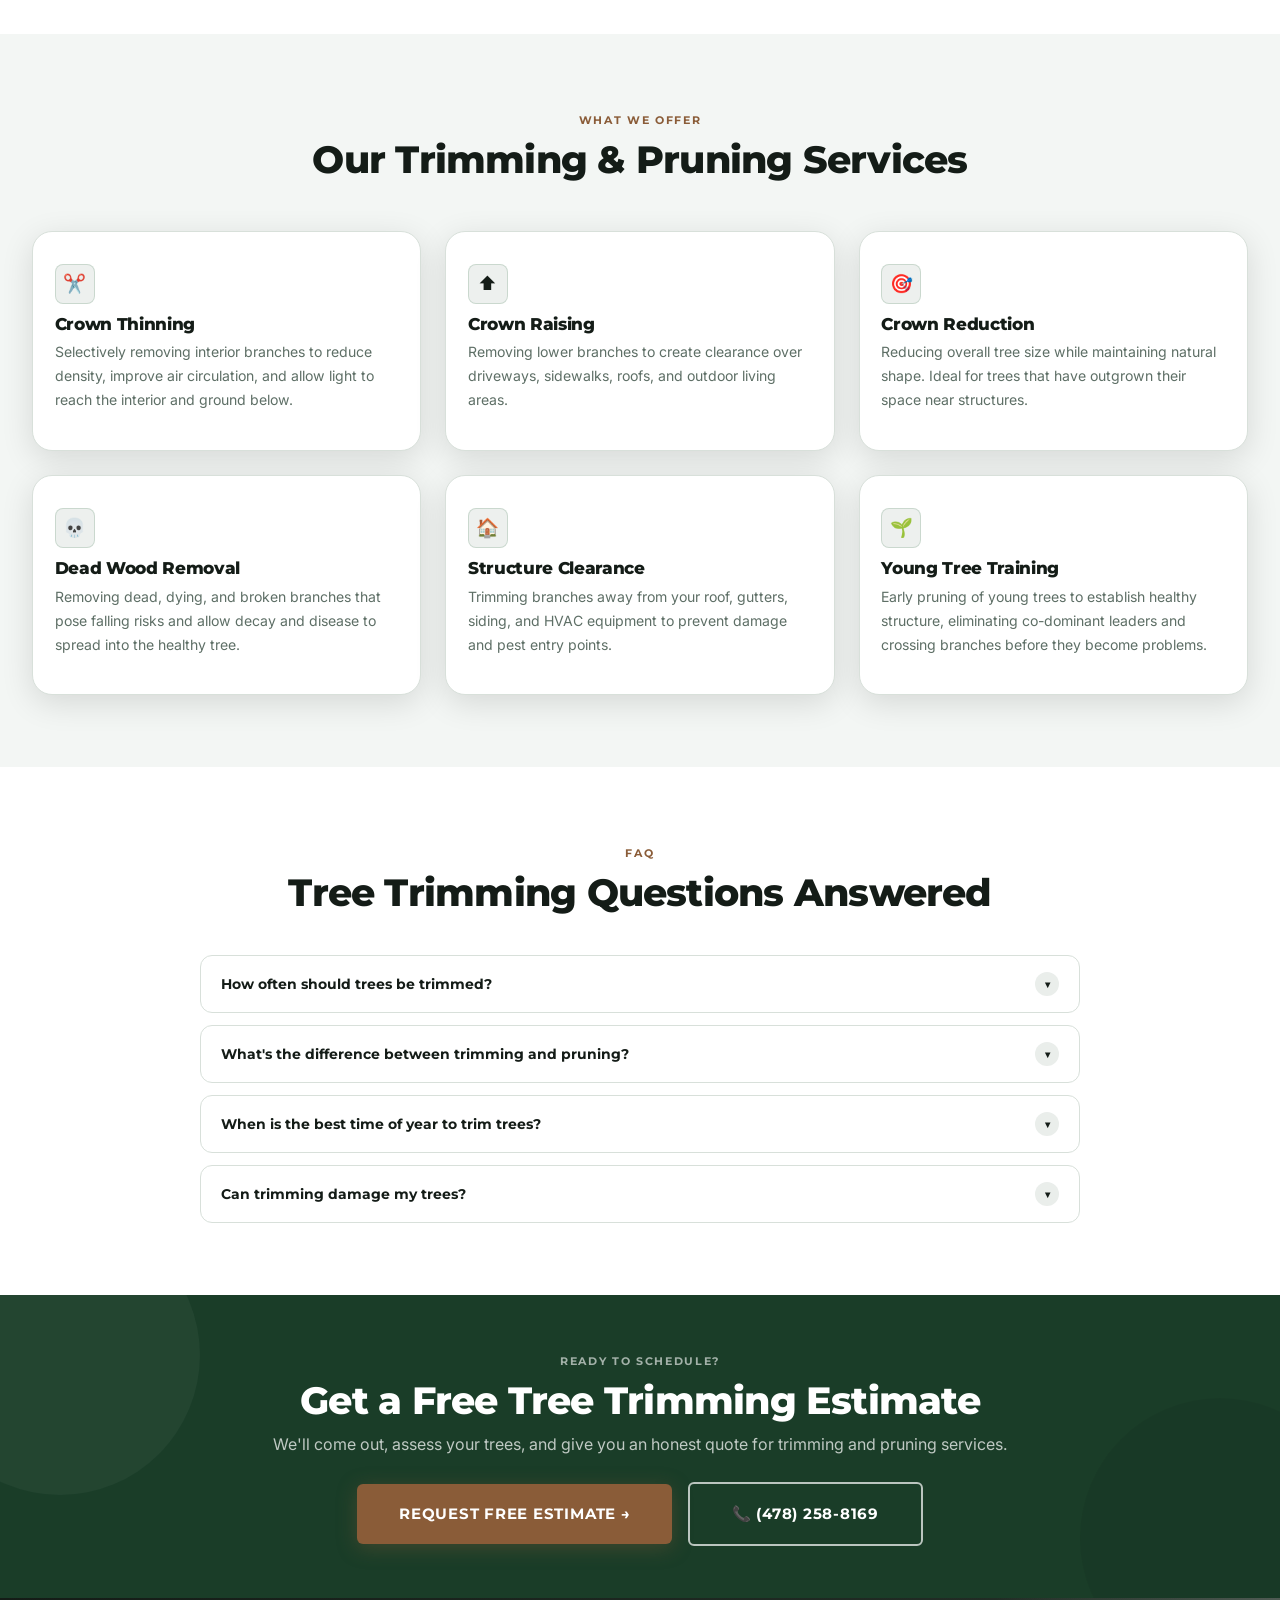
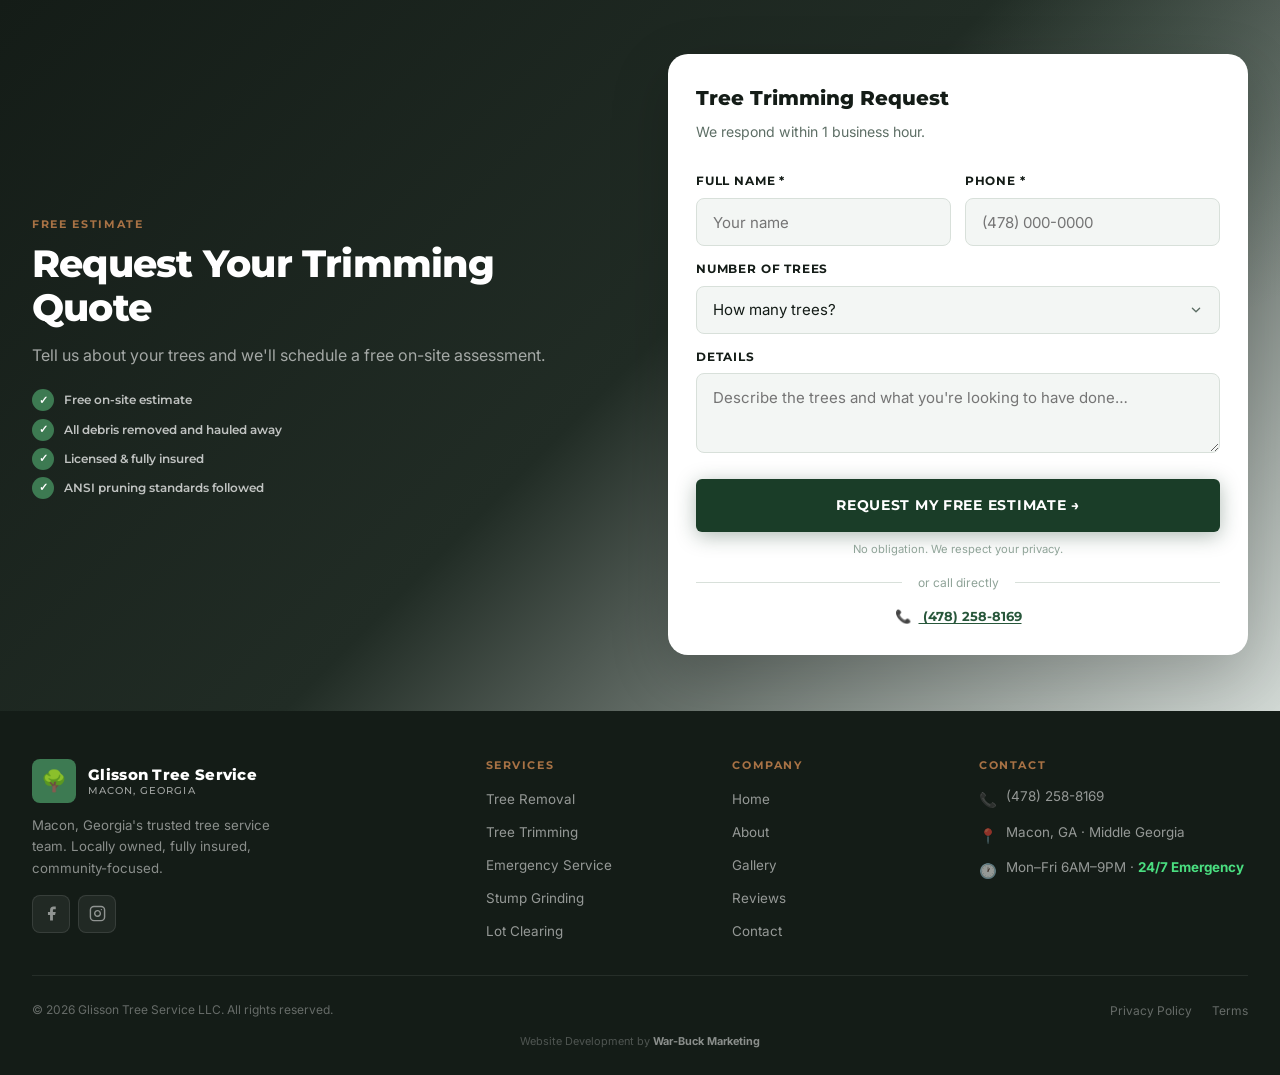
<file: tree-trimming.html>
<!DOCTYPE html>
<html lang="en">
<head>
  <meta charset="UTF-8" />
  <meta name="viewport" content="width=device-width, initial-scale=1.0" />
  <title>Tree Trimming & Pruning Macon GA | Glisson Tree Service</title>
  <meta name="description" content="Professional tree trimming and pruning in Macon, GA. Improve tree health, safety, and curb appeal. Licensed & insured. Free estimates. Call (478) 258-8169." />
  <meta name="keywords" content="tree trimming Macon GA, tree pruning Macon Georgia, tree trimming Warner Robins GA, tree shaping Macon, professional tree care Macon Georgia" />
  <link rel="canonical" href="https://glissontreeservicellc.com/tree-trimming.html" />
  <meta property="og:title" content="Tree Trimming & Pruning Macon GA | Glisson Tree Service" />
  <meta property="og:description" content="Professional tree trimming and pruning for healthier, safer, better-looking trees across Macon and Middle Georgia. Free estimates." />
  <meta property="og:type" content="website" />
  <meta property="og:image" content="https://glissontreeservicellc.com/images/hero-climber.jpg" />
  <link rel="preconnect" href="https://fonts.googleapis.com" />
  <link rel="preconnect" href="https://fonts.gstatic.com" crossorigin />
  <link href="https://fonts.googleapis.com/css2?family=Montserrat:wght@400;500;600;700;800;900&family=Inter:wght@300;400;500;600&family=Playfair+Display:ital,wght@0,700;1,700&display=swap" rel="stylesheet" />
  <link rel="stylesheet" href="styles.css" />
  <link rel="icon" href="data:image/svg+xml,<svg xmlns='http://www.w3.org/2000/svg' viewBox='0 0 32 32'><rect width='32' height='32' rx='6' fill='%231a3d28'/><text y='24' x='5' font-size='22'>🌳</text></svg>" />
  <script type="application/ld+json">
  {
    "@context": "https://schema.org",
    "@graph": [
      {"@type":"Service","name":"Tree Trimming & Pruning","provider":{"@type":"LocalBusiness","name":"Glisson Tree Service","telephone":"+14782588169"},"areaServed":"Macon, GA and Middle Georgia","description":"Professional tree trimming, pruning, and canopy shaping for residential and commercial properties across Macon, Georgia."},
      {"@type":"BreadcrumbList","itemListElement":[{"@type":"ListItem","position":1,"name":"Home","item":"https://glissontreeservicellc.com/"},{"@type":"ListItem","position":2,"name":"Tree Trimming","item":"https://glissontreeservicellc.com/tree-trimming.html"}]},
      {"@type":"FAQPage","mainEntity":[
        {"@type":"Question","name":"How often should trees be trimmed?","acceptedAnswer":{"@type":"Answer","text":"Most trees benefit from trimming every 2–4 years. Fast-growing species or trees near structures may need more frequent attention. We'll assess your trees and recommend a schedule."}},
        {"@type":"Question","name":"What's the difference between trimming and pruning?","acceptedAnswer":{"@type":"Answer","text":"Trimming typically refers to shaping the outer canopy for aesthetics. Pruning is more targeted, removing specific dead, diseased, or crossing branches to improve tree health and structure."}},
        {"@type":"Question","name":"Is tree trimming good for the tree?","acceptedAnswer":{"@type":"Answer","text":"Yes, when done correctly. Removing dead or damaged limbs reduces disease risk, improves light and air penetration, and encourages healthy growth patterns."}}
      ]}
    ]
  }
  </script>
</head>
<body>

  <div class="ann-bar"><div class="ann-bar-inner"><span class="ann-emergency-dot"></span><span>⚡ 24/7 Emergency Tree Service. <a href="tel:+14782588169">Call (478) 258-8169</a></span></div><button class="ann-bar-dismiss">✕</button></div>

  <nav class="nav ann-visible" role="navigation">
    <div class="nav-inner">
      <a href="index.html" class="nav-logo"><div class="logo-mark">🌳</div><div class="logo-text">Glisson Tree Service<span>Macon, Georgia</span></div></a>
      <div class="nav-links">
        <div class="nav-dropdown">
          <a href="#" class="nav-link active">Services <span class="nav-chevron">▾</span></a>
          <div class="nav-dropdown-menu">
            <a href="tree-removal.html"><span class="drop-icon">🌳</span> Tree Removal</a>
            <a href="tree-trimming.html"><span class="drop-icon">✂️</span> Tree Trimming & Pruning</a>
            <a href="emergency-tree-service.html"><span class="drop-icon">🚨</span> Emergency Tree Service</a>
            <div class="drop-divider"></div>
            <a href="stump-grinding.html"><span class="drop-icon">🪵</span> Stump Grinding</a>
            <a href="lot-clearing.html"><span class="drop-icon">🚜</span> Lot & Land Clearing</a>
          </div>
        </div>
        <a href="about.html" class="nav-link">About</a>
        <a href="gallery.html" class="nav-link">Gallery</a>
        <a href="reviews.html" class="nav-link">Reviews</a>
        <a href="contact.html" class="nav-link">Contact</a>
      </div>
      <div class="nav-cta"><a href="tel:+14782588169" class="btn btn-call btn-sm">📞 (478) 258-8169</a><a href="#quote" class="btn btn-primary btn-sm">Free Estimate</a></div>
      <button class="hamburger" aria-label="Open menu"><span></span><span></span><span></span></button>
    </div>
  </nav>

  <div class="mobile-menu"><button class="mobile-menu-close">✕</button><a href="index.html">Home</a><div class="mobile-menu-divider"></div><div class="mobile-menu-services"><a href="tree-removal.html">Tree Removal</a><a href="tree-trimming.html">Tree Trimming</a><a href="emergency-tree-service.html">Emergency Service</a><a href="stump-grinding.html">Stump Grinding</a><a href="lot-clearing.html">Lot Clearing</a></div><div class="mobile-menu-divider"></div><a href="about.html">About</a><a href="gallery.html">Gallery</a><a href="reviews.html">Reviews</a><a href="contact.html">Contact</a><div class="mobile-menu-divider"></div><a href="tel:+14782588169" class="btn btn-call">📞 (478) 258-8169</a><a href="#quote" class="btn btn-primary">Get Free Estimate</a></div>
  <div class="sticky-mobile"><a href="tel:+14782588169" class="btn btn-call">📞 Call Now</a><a href="#quote" class="btn btn-primary">Free Estimate →</a></div>

  <main>

  <header class="page-header">
    <div class="page-header-bg" style="background-image:url('images/hero-climber.jpg'); background-position: center top"></div>
    <div class="page-header-overlay"></div>
    <div class="page-header-content">
      <nav class="breadcrumb"><a href="index.html">Home</a><span class="breadcrumb-sep">›</span><a href="index.html#services">Services</a><span class="breadcrumb-sep">›</span><span>Tree Trimming & Pruning</span></nav>
      <span class="section-label">Precision Tree Care</span>
      <h1>Tree Trimming & Pruning in Macon, GA</h1>
      <p>Keep your trees healthy, safe, and beautiful year-round with professional trimming and pruning from Glisson Tree Service.</p>
    </div>
  </header>

  <div class="service-block">
    <div class="service-block-inner">
      <div class="service-img-wrap reveal-left">
        <span class="service-img-tag">Tree Trimming</span>
        <img src="images/hero-climber.jpg" alt="Expert tree climber Macon GA" loading="lazy" />
      </div>
      <div class="service-content reveal reveal-delay-1">
        <span class="section-label">Trimming & Pruning</span>
        <h2>Healthier Trees, Safer Properties, Better Curb Appeal</h2>
        <p>Regular trimming and pruning is essential maintenance, not just cosmetic upkeep. It protects your property and keeps your trees living longer. Glisson Tree Service provides precision trimming for all tree species across Macon and Middle Georgia.</p>
        <div class="benefits-list">
          <div class="benefit-item"><span class="benefit-dot"></span> Dead and diseased limb removal</div>
          <div class="benefit-item"><span class="benefit-dot"></span> Canopy shaping and thinning for better light</div>
          <div class="benefit-item"><span class="benefit-dot"></span> Clearance from roofs, gutters, and power lines</div>
          <div class="benefit-item"><span class="benefit-dot"></span> Crown raising for visibility and clearance</div>
          <div class="benefit-item"><span class="benefit-dot"></span> All trimmings and debris removed</div>
        </div>
        <a href="#quote" class="btn btn-primary">Get My Free Estimate →</a>
      </div>
    </div>
  </div>

  <div class="service-block">
    <div class="service-block-inner">
      <div class="service-img-wrap reveal-right">
        <span class="service-img-tag">Why It Matters</span>
        <img src="images/climber-residential.jpg" alt="Tree trimming residential Macon Georgia" loading="lazy" />
      </div>
      <div class="service-content reveal">
        <span class="section-label">The Benefits</span>
        <h2>Why Professional Trimming Is One of the Best Investments for Your Property</h2>
        <p>Overgrown trees create serious risks: heavy limbs over your roof, branches rubbing on your house, blocked views, and reduced storm resistance. Professional trimming addresses all of these while improving the health and appearance of your trees.</p>
        <div class="benefits-list">
          <div class="benefit-item"><span class="benefit-dot"></span> Reduces risk of limb failure during storms</div>
          <div class="benefit-item"><span class="benefit-dot"></span> Prevents costly damage to roofs, gutters, and siding</div>
          <div class="benefit-item"><span class="benefit-dot"></span> Extends tree lifespan by removing diseased wood</div>
          <div class="benefit-item"><span class="benefit-dot"></span> Dramatically improves property curb appeal and value</div>
          <div class="benefit-item"><span class="benefit-dot"></span> Improves lawn health by allowing more sunlight through</div>
        </div>
        <a href="tel:+14782588169" class="btn btn-outline-forest">📞 Call (478) 258-8169</a>
      </div>
    </div>
  </div>

  <!-- Trimming Services Details -->
  <section class="section" style="background:var(--off-white)">
    <div class="container">
      <div class="section-center reveal">
        <span class="section-label">What We Offer</span>
        <h2 class="section-title">Our Trimming & Pruning Services</h2>
      </div>
      <div class="services-grid" style="margin-top:3rem">
        <div class="service-card reveal reveal-delay-1">
          <div class="service-card-body" style="padding-top:2rem">
            <div class="service-icon">✂️</div>
            <h3>Crown Thinning</h3>
            <p>Selectively removing interior branches to reduce density, improve air circulation, and allow light to reach the interior and ground below.</p>
          </div>
        </div>
        <div class="service-card reveal reveal-delay-2">
          <div class="service-card-body" style="padding-top:2rem">
            <div class="service-icon">⬆️</div>
            <h3>Crown Raising</h3>
            <p>Removing lower branches to create clearance over driveways, sidewalks, roofs, and outdoor living areas.</p>
          </div>
        </div>
        <div class="service-card reveal reveal-delay-3">
          <div class="service-card-body" style="padding-top:2rem">
            <div class="service-icon">🎯</div>
            <h3>Crown Reduction</h3>
            <p>Reducing overall tree size while maintaining natural shape. Ideal for trees that have outgrown their space near structures.</p>
          </div>
        </div>
        <div class="service-card reveal reveal-delay-1">
          <div class="service-card-body" style="padding-top:2rem">
            <div class="service-icon">💀</div>
            <h3>Dead Wood Removal</h3>
            <p>Removing dead, dying, and broken branches that pose falling risks and allow decay and disease to spread into the healthy tree.</p>
          </div>
        </div>
        <div class="service-card reveal reveal-delay-2">
          <div class="service-card-body" style="padding-top:2rem">
            <div class="service-icon">🏠</div>
            <h3>Structure Clearance</h3>
            <p>Trimming branches away from your roof, gutters, siding, and HVAC equipment to prevent damage and pest entry points.</p>
          </div>
        </div>
        <div class="service-card reveal reveal-delay-3">
          <div class="service-card-body" style="padding-top:2rem">
            <div class="service-icon">🌱</div>
            <h3>Young Tree Training</h3>
            <p>Early pruning of young trees to establish healthy structure, eliminating co-dominant leaders and crossing branches before they become problems.</p>
          </div>
        </div>
      </div>
    </div>
  </section>

  <!-- FAQ -->
  <section class="section faq-section">
    <div class="container container-sm">
      <div class="section-center reveal">
        <span class="section-label">FAQ</span>
        <h2 class="section-title">Tree Trimming Questions Answered</h2>
      </div>
      <div class="faq-grid" style="margin-top:2.5rem;grid-template-columns:1fr">
        <div class="faq-item"><button class="faq-question">How often should trees be trimmed? <span class="faq-chevron">▾</span></button><div class="faq-answer"><div class="faq-answer-inner">Most established trees benefit from trimming every 2–4 years. Young trees may need more frequent attention to establish healthy structure. Trees near your home, power lines, or gutters may need annual clearance work. We'll assess your specific trees and give you a recommendation.</div></div></div>
        <div class="faq-item"><button class="faq-question">What's the difference between trimming and pruning? <span class="faq-chevron">▾</span></button><div class="faq-answer"><div class="faq-answer-inner">Trimming typically refers to shaping the outer canopy for aesthetics and clearance. Pruning is more targeted, selectively removing specific branches for health reasons (dead wood, disease, crossing branches). We combine both in most jobs to maximize both appearance and health.</div></div></div>
        <div class="faq-item"><button class="faq-question">When is the best time of year to trim trees? <span class="faq-chevron">▾</span></button><div class="faq-answer"><div class="faq-answer-inner">Late fall through early spring (dormant season) is generally ideal for most species, since trees are less stressed and wounds close faster. However, dead wood, hazardous branches, and storm damage should be removed immediately regardless of season. We work year-round in Macon.</div></div></div>
        <div class="faq-item"><button class="faq-question">Can trimming damage my trees? <span class="faq-chevron">▾</span></button><div class="faq-answer"><div class="faq-answer-inner">Improper trimming, like topping or making flush cuts, can absolutely damage trees. Our crew follows ANSI A300 pruning standards, making proper cuts at branch collars that allow the tree to seal over wounds naturally and resist disease.</div></div></div>
      </div>
    </div>
  </section>

  <section class="cta-banner">
    <div class="container-sm section-center">
      <span class="section-label">Ready to Schedule?</span>
      <h2>Get a Free Tree Trimming Estimate</h2>
      <p>We'll come out, assess your trees, and give you an honest quote for trimming and pruning services.</p>
      <div class="cta-banner-actions">
        <a href="#quote" class="btn btn-bark btn-lg">Request Free Estimate →</a>
        <a href="tel:+14782588169" class="btn btn-outline btn-lg">📞 (478) 258-8169</a>
      </div>
    </div>
  </section>

  <section class="section form-section" id="quote">
    <div class="container">
      <div class="form-grid">
        <div class="form-left reveal">
          <span class="section-label">Free Estimate</span>
          <h2>Request Your Trimming Quote</h2>
          <p>Tell us about your trees and we'll schedule a free on-site assessment.</p>
          <div class="form-trust">
            <div class="form-trust-item">Free on-site estimate</div>
            <div class="form-trust-item">All debris removed and hauled away</div>
            <div class="form-trust-item">Licensed &amp; fully insured</div>
            <div class="form-trust-item">ANSI pruning standards followed</div>
          </div>
        </div>
        <div class="form-wrapper reveal reveal-delay-1">
          <div class="contact-form">
            <div class="form-title">Tree Trimming Request</div>
            <p class="form-subtitle">We respond within 1 business hour.</p>
            <form class="quote-form" action="https://formsubmit.co/ajax/codyleeglisson94@gmail.com" method="POST" novalidate>
              <input type="hidden" name="_captcha" value="false" />
              <input type="hidden" name="_template" value="table" />
              <div class="form-row">
                <div class="form-group"><label for="t-name">Full Name *</label><input type="text" id="t-name" name="name" placeholder="Your name" required /></div>
                <div class="form-group"><label for="t-phone">Phone *</label><input type="tel" id="t-phone" name="phone" placeholder="(478) 000-0000" required inputmode="tel" /></div>
              </div>
              <div class="form-group"><label for="t-trees">Number of Trees</label><select id="t-trees" name="trees"><option value="" disabled selected>How many trees?</option><option>1 tree</option><option>2–3 trees</option><option>4–6 trees</option><option>7+ trees</option><option>Not sure</option></select></div>
              <div class="form-group"><label for="t-details">Details</label><textarea id="t-details" name="details" placeholder="Describe the trees and what you're looking to have done…"></textarea></div>
              <div class="form-submit-area"><button type="submit" class="btn btn-primary btn-lg">Request My Free Estimate →</button></div>
              <p class="form-disclaimer">No obligation. We respect your privacy.</p>
              <div class="form-or">or call directly</div>
              <div class="form-call-alt">📞 <a href="tel:+14782588169">&nbsp;(478) 258-8169</a></div>
            </form>
            <div class="form-success"><div class="success-icon">✂️</div><h3>Got It!</h3><p>We'll call within 1 hour to schedule your free assessment.</p></div>
          </div>
        </div>
      </div>
    </div>
  </section>

  </main>

  <footer class="footer">
    <div class="footer-grid">
      <div class="footer-brand"><a href="index.html" class="nav-logo"><div class="logo-mark">🌳</div><div class="logo-text">Glisson Tree Service<span>Macon, Georgia</span></div></a><p>Macon, Georgia's trusted tree service team. Locally owned, fully insured, community-focused.</p><div class="footer-social"><a href="#" class="social-link" aria-label="Facebook"><svg viewBox="0 0 24 24" fill="currentColor"><path d="M18 2h-3a5 5 0 0 0-5 5v3H7v4h3v8h4v-8h3l1-4h-4V7a1 1 0 0 1 1-1h3z"/></svg></a><a href="#" class="social-link" aria-label="Instagram"><svg viewBox="0 0 24 24" fill="none" stroke="currentColor" stroke-width="2" stroke-linecap="round" stroke-linejoin="round"><rect x="2" y="2" width="20" height="20" rx="5"/><path d="M16 11.37A4 4 0 1 1 12.63 8 4 4 0 0 1 16 11.37z"/><line x1="17.5" y1="6.5" x2="17.51" y2="6.5"/></svg></a></div></div>
      <div class="footer-col"><h4>Services</h4><ul><li><a href="tree-removal.html">Tree Removal</a></li><li><a href="tree-trimming.html">Tree Trimming</a></li><li><a href="emergency-tree-service.html">Emergency Service</a></li><li><a href="stump-grinding.html">Stump Grinding</a></li><li><a href="lot-clearing.html">Lot Clearing</a></li></ul></div>
      <div class="footer-col"><h4>Company</h4><ul><li><a href="index.html">Home</a></li><li><a href="about.html">About</a></li><li><a href="gallery.html">Gallery</a></li><li><a href="reviews.html">Reviews</a></li><li><a href="contact.html">Contact</a></li></ul></div>
      <div class="footer-col"><h4>Contact</h4><div class="footer-contact-item"><span class="fc-icon">📞</span><div><a href="tel:+14782588169">(478) 258-8169</a></div></div><div class="footer-contact-item"><span class="fc-icon">📍</span><div>Macon, GA · Middle Georgia</div></div><div class="footer-contact-item"><span class="fc-icon">🕐</span><div>Mon–Fri 6AM–9PM · <strong style="color:#4ade80">24/7 Emergency</strong></div></div></div>
    </div>
    <div class="footer-bottom"><p>© 2026 Glisson Tree Service LLC. All rights reserved.</p><div class="footer-links"><a href="#">Privacy Policy</a><a href="#">Terms</a></div></div><div class="dev-credit"><p>Website Development by <a href="https://warbuckmarketing.com" target="_blank" rel="noopener">War-Buck Marketing</a></p></div>
  </footer>


  <script src="script.js"></script>
</body>
</html>
</file>
<file: styles.css>
/* =======================================================
   GLISSON TREE SERVICE — SHARED DESIGN SYSTEM
   ======================================================= */

/* Google Fonts loaded via <link> in each HTML page */

/* ── Variables ── */
:root {
  /* Forest Green Palette */
  --forest:           #1a3d28;
  --forest-mid:       #28573b;
  --forest-light:     #3d7a52;
  --forest-bright:    #52a06c;
  --forest-pale:      rgba(26,61,40,0.08);

  /* Bark / Warm Accent */
  --bark:             #8a5c38;
  --bark-light:       #a87245;
  --bark-pale:        rgba(138,92,56,0.12);

  /* Emergency Red */
  --emergency:        #b83a2a;
  --emergency-light:  #d94e3a;

  /* Neutrals */
  --charcoal:         #141c17;
  --charcoal-light:   #212c25;
  --charcoal-mid:     #2e3a31;
  --smoke:            #5e6f66;
  --smoke-light:      #8fa398;
  --white:            #ffffff;
  --off-white:        #f3f6f4;
  --light-gray:       #eaeeeb;
  --border:           #d8e0da;

  /* Shadows */
  --shadow-sm:        0 2px 8px rgba(0,0,0,0.08);
  --shadow-md:        0 8px 32px rgba(0,0,0,0.12);
  --shadow-lg:        0 20px 60px rgba(0,0,0,0.18);
  --shadow-forest:    0 8px 32px rgba(26,61,40,0.3);

  /* Sizing */
  --radius:           12px;
  --radius-lg:        20px;
  --transition:       all 0.3s cubic-bezier(0.4, 0, 0.2, 1);
}

/* ── Reset & Base ── */
*, *::before, *::after { box-sizing: border-box; margin: 0; padding: 0; }
html { scroll-behavior: smooth; font-size: 16px; }
body {
  font-family: 'Inter', sans-serif;
  color: var(--charcoal);
  background: var(--white);
  line-height: 1.6;
  overflow-x: hidden;
}
img { max-width: 100%; height: auto; display: block; }
a { text-decoration: none; color: inherit; }
ul { list-style: none; }

/* ── Typography ── */
h1, h2, h3, h4 {
  font-family: 'Montserrat', sans-serif;
  font-weight: 800;
  line-height: 1.15;
  letter-spacing: -0.02em;
}
h1 { font-size: clamp(2.1rem, 4.5vw, 3.4rem); }
h2 { font-size: clamp(1.65rem, 3.2vw, 2.4rem); }
h3 { font-size: clamp(1.15rem, 2vw, 1.5rem); }
h4 { font-size: 1rem; font-weight: 700; }
p  { font-size: 1rem; color: #4a5249; line-height: 1.7; }

.section-label {
  display: inline-block;
  font-family: 'Montserrat', sans-serif;
  font-size: 0.7rem;
  font-weight: 700;
  letter-spacing: 0.15em;
  text-transform: uppercase;
  color: var(--bark);
  margin-bottom: 0.5rem;
}
.section-title { margin-bottom: 0.75rem; }
.section-sub {
  font-size: 1rem;
  color: var(--smoke);
  max-width: 600px;
  margin: 0 auto;
}

/* ── Buttons ── */
.btn {
  display: inline-flex;
  align-items: center;
  gap: 0.5rem;
  padding: 0.9rem 2rem;
  border-radius: 6px;
  font-family: 'Montserrat', sans-serif;
  font-size: 0.88rem;
  font-weight: 700;
  letter-spacing: 0.05em;
  cursor: pointer;
  border: none;
  transition: var(--transition);
  text-transform: uppercase;
  white-space: nowrap;
}
.btn-primary {
  background: var(--forest);
  color: var(--white);
  box-shadow: 0 4px 20px rgba(26,61,40,0.35);
}
.btn-primary:hover {
  background: var(--forest-mid);
  transform: translateY(-2px);
  box-shadow: 0 8px 28px rgba(26,61,40,0.45);
}
.btn-bark {
  background: var(--bark);
  color: var(--white);
  box-shadow: 0 4px 20px rgba(138,92,56,0.35);
}
.btn-bark:hover {
  background: var(--bark-light);
  transform: translateY(-2px);
  box-shadow: 0 8px 28px rgba(138,92,56,0.45);
}
.btn-outline {
  background: transparent;
  color: var(--white);
  border: 2px solid rgba(255,255,255,0.7);
}
.btn-outline:hover {
  background: rgba(255,255,255,0.12);
  border-color: var(--white);
  transform: translateY(-2px);
}
.btn-outline-forest {
  background: transparent;
  color: var(--forest);
  border: 2px solid var(--forest);
}
.btn-outline-forest:hover {
  background: var(--forest);
  color: var(--white);
  transform: translateY(-2px);
}
.btn-emergency {
  background: var(--emergency);
  color: var(--white);
  box-shadow: 0 4px 20px rgba(184,58,42,0.4);
  animation: pulse-emergency 2.5s infinite;
}
.btn-emergency:hover {
  background: var(--emergency-light);
  transform: translateY(-2px);
  animation: none;
}
@keyframes pulse-emergency {
  0%, 100% { box-shadow: 0 4px 20px rgba(184,58,42,0.4); }
  50%       { box-shadow: 0 4px 32px rgba(184,58,42,0.7); }
}
.btn-call {
  background: var(--bark);
  color: var(--white);
  box-shadow: 0 4px 20px rgba(138,92,56,0.35);
}
.btn-call:hover { background: var(--bark-light); transform: translateY(-2px); }
.btn-lg  { padding: 1.1rem 2.6rem; font-size: 0.95rem; }
.btn-sm  { padding: 0.65rem 1.4rem; font-size: 0.78rem; }

/* ── Announcement Bar ── */
.ann-bar {
  background: var(--forest);
  color: var(--white);
  padding: 0.45rem 1rem;
  text-align: center;
  font-family: 'Montserrat', sans-serif;
  font-size: 0.78rem;
  font-weight: 600;
  letter-spacing: 0.04em;
  position: fixed;
  top: 0; left: 0; right: 0;
  z-index: 1001;
  transition: var(--transition);
}
.ann-bar.bar-up { transform: translateY(-100%); pointer-events: none; }
.ann-bar a { color: var(--bark-light); text-decoration: underline; text-underline-offset: 2px; }
.ann-bar-inner {
  max-width: 1280px;
  margin: 0 auto;
  display: flex;
  align-items: center;
  justify-content: center;
  gap: 0.75rem;
}
.ann-emergency-dot {
  width: 8px; height: 8px;
  background: #ef4444;
  border-radius: 50%;
  animation: blink 1.4s infinite;
  flex-shrink: 0;
}
@keyframes blink { 0%,100%{opacity:1} 50%{opacity:0.3} }
.ann-bar-dismiss {
  position: absolute; right: 1rem; top: 50%;
  transform: translateY(-50%);
  background: none; border: none; color: rgba(255,255,255,0.5);
  cursor: pointer; font-size: 1rem; line-height: 1;
  transition: var(--transition);
}
.ann-bar-dismiss:hover { color: var(--white); }
.ann-bar.hidden { display: none; }

/* ── Navigation ── */
.nav {
  position: fixed;
  top: 0; left: 0; right: 0;
  z-index: 1000;
  padding: 1rem 0;
  transition: var(--transition);
}
.nav.ann-visible { top: 32px; }
.nav.scrolled {
  background: rgba(20,28,23,0.97);
  backdrop-filter: blur(12px);
  padding: 0.65rem 0;
  box-shadow: 0 4px 30px rgba(0,0,0,0.3);
}
.nav-inner {
  max-width: 1280px; margin: 0 auto;
  padding: 0 2rem;
  display: flex; align-items: center; justify-content: space-between;
}
.nav-logo {
  display: flex; align-items: center; gap: 0.75rem;
  flex-shrink: 0;
}
.logo-mark {
  width: 44px; height: 44px;
  background: var(--forest-light);
  border-radius: 8px;
  display: flex; align-items: center; justify-content: center;
  font-size: 1.3rem;
  flex-shrink: 0;
}
.logo-text {
  font-family: 'Montserrat', sans-serif;
  font-size: 0.95rem; font-weight: 800;
  color: var(--white);
  letter-spacing: 0.02em;
  line-height: 1.25;
}
.logo-text span {
  display: block;
  font-size: 0.65rem; font-weight: 500;
  color: rgba(255,255,255,0.6);
  letter-spacing: 0.1em;
  text-transform: uppercase;
}
.nav-links {
  display: flex; align-items: center; gap: 2.25rem;
}
.nav-link {
  font-family: 'Montserrat', sans-serif;
  font-size: 0.78rem; font-weight: 600;
  letter-spacing: 0.08em; text-transform: uppercase;
  color: rgba(255,255,255,0.85);
  transition: var(--transition);
  position: relative;
}
.nav-link:hover, .nav-link.active { color: var(--bark-light); }

/* Dropdown */
.nav-dropdown { position: relative; }
.nav-dropdown-menu {
  position: absolute; top: 100%; left: -1.25rem;
  background: var(--charcoal);
  border: 1px solid rgba(255,255,255,0.08);
  border-radius: var(--radius);
  min-width: 260px;
  /* padding-top bridges the gap so hover doesn't break mid-transition */
  padding: 0.75rem 0 0.5rem;
  padding-top: 1.25rem;
  box-shadow: var(--shadow-lg);
  opacity: 0; visibility: hidden; pointer-events: none;
  transform: translateY(-6px);
  transition: opacity 0.2s ease, transform 0.2s ease, visibility 0.2s;
}
.nav-dropdown:hover .nav-dropdown-menu {
  opacity: 1; visibility: visible; pointer-events: all; transform: translateY(0);
}
.nav-dropdown-menu a {
  display: flex; align-items: center; gap: 0.65rem;
  padding: 0.6rem 1.25rem;
  font-family: 'Montserrat', sans-serif;
  font-size: 0.78rem; font-weight: 600;
  color: rgba(255,255,255,0.8);
  letter-spacing: 0.03em;
  white-space: nowrap;
  transition: var(--transition);
}
.nav-dropdown-menu a:hover {
  background: rgba(255,255,255,0.05);
  color: var(--bark-light);
  padding-left: 1.5rem;
}
.nav-dropdown-menu a .drop-icon { font-size: 0.95rem; opacity: 0.8; flex-shrink: 0; }
.nav-dropdown-menu .drop-divider {
  height: 1px; background: rgba(255,255,255,0.06);
  margin: 0.3rem 0;
}
.nav-chevron {
  display: inline-block; margin-left: 4px;
  font-size: 0.6rem; transition: transform 0.2s ease;
}
.nav-dropdown:hover .nav-chevron { transform: rotate(180deg); }

.nav-cta { display: flex; align-items: center; gap: 0.75rem; }
.hamburger {
  display: none; flex-direction: column; gap: 5px;
  cursor: pointer; padding: 4px; background: none; border: none;
}
.hamburger span {
  display: block; width: 24px; height: 2px;
  background: var(--white); border-radius: 2px; transition: var(--transition);
}
.hamburger.open span:nth-child(1) { transform: translateY(7px) rotate(45deg); }
.hamburger.open span:nth-child(2) { opacity: 0; }
.hamburger.open span:nth-child(3) { transform: translateY(-7px) rotate(-45deg); }

/* ── Mobile Menu ── */
.mobile-menu {
  display: flex; position: fixed; inset: 0;
  background: var(--charcoal); z-index: 999;
  flex-direction: column; align-items: center; justify-content: center;
  gap: 0.25rem;
  opacity: 0; visibility: hidden; pointer-events: none;
  transition: opacity 0.35s ease, visibility 0.35s ease;
}
.mobile-menu.open { opacity: 1; visibility: visible; pointer-events: all; }
.mobile-menu-close {
  position: absolute; top: 1.5rem; right: 2rem;
  background: none; border: none; color: var(--white);
  font-size: 2rem; cursor: pointer; line-height: 1;
}
.mobile-menu > a {
  font-family: 'Montserrat', sans-serif;
  font-size: 1.6rem; font-weight: 800;
  color: var(--white); letter-spacing: -0.01em;
  transition: var(--transition); padding: 0.5rem 0;
}
.mobile-menu > a:hover { color: var(--bark-light); }
.mobile-menu-divider {
  width: 40px; height: 1px; background: rgba(255,255,255,0.12); margin: 0.5rem 0;
}
.mobile-menu .btn { font-size: 0.9rem; width: 260px; justify-content: center; margin-top: 0.5rem; }
.mobile-menu-services {
  display: flex; flex-direction: column; align-items: center; gap: 0.1rem;
}
.mobile-menu-services a {
  font-family: 'Montserrat', sans-serif;
  font-size: 0.9rem; font-weight: 600; letter-spacing: 0.05em;
  color: rgba(255,255,255,0.6); padding: 0.3rem 0;
  transition: var(--transition); text-transform: uppercase;
}
.mobile-menu-services a:hover { color: var(--bark-light); }

/* ── Sticky Mobile Bar ── */
.sticky-mobile {
  display: none;
  position: fixed; bottom: 0; left: 0; right: 0;
  background: var(--charcoal); z-index: 800;
  padding: 0.75rem 1rem;
  box-shadow: 0 -4px 20px rgba(0,0,0,0.25);
  gap: 0.75rem;
}
.sticky-mobile .btn { flex: 1; justify-content: center; font-size: 0.82rem; padding: 0.85rem; }

/* ── Floating Quote Button ── */
.float-quote {
  display: none;
  position: fixed; bottom: 2rem; right: 2rem;
  z-index: 700;
  background: var(--forest);
  color: var(--white);
  padding: 0.85rem 1.4rem;
  border-radius: 50px;
  font-family: 'Montserrat', sans-serif;
  font-size: 0.78rem; font-weight: 700;
  letter-spacing: 0.06em; text-transform: uppercase;
  box-shadow: var(--shadow-forest);
  transition: var(--transition);
  align-items: center; gap: 0.5rem;
  white-space: nowrap;
}
.float-quote:hover { background: var(--forest-mid); transform: translateY(-3px); }

/* ── Section Wrapper ── */
.section { padding: 4.5rem 2rem; }
.section-center { text-align: center; }
.container { max-width: 1280px; margin: 0 auto; }
.container-sm { max-width: 880px; margin: 0 auto; }

/* ── Scroll Animations ── */
.reveal {
  opacity: 0; transform: translateY(30px);
  transition: opacity 0.7s ease, transform 0.7s ease;
}
.reveal.visible { opacity: 1; transform: translateY(0); }
.reveal-left  { opacity: 0; transform: translateX(-30px); transition: opacity 0.7s ease, transform 0.7s ease; }
.reveal-right { opacity: 0; transform: translateX(30px);  transition: opacity 0.7s ease, transform 0.7s ease; }
.reveal-left.visible, .reveal-right.visible { opacity: 1; transform: translate(0); }
.reveal-delay-1 { transition-delay: 0.1s; }
.reveal-delay-2 { transition-delay: 0.2s; }
.reveal-delay-3 { transition-delay: 0.3s; }
.reveal-delay-4 { transition-delay: 0.4s; }
.reveal-delay-5 { transition-delay: 0.5s; }
.reveal-delay-6 { transition-delay: 0.6s; }

/* ── Hero ── */
.hero {
  position: relative; min-height: 100vh;
  display: flex; align-items: center; overflow: hidden;
}
.hero-bg {
  position: absolute; inset: 0;
  background-size: cover; background-position: center;
  transform: scale(1.06); transition: transform 9s ease-out;
}
.hero-bg.loaded { transform: scale(1); }
.hero-overlay {
  position: absolute; inset: 0;
  background: linear-gradient(
    110deg,
    rgba(8,14,10,0.9) 0%,
    rgba(20,28,23,0.7) 50%,
    rgba(26,61,40,0.4) 100%
  );
}
.hero-content {
  position: relative; z-index: 2;
  max-width: 1280px; margin: 0 auto;
  padding: 0 2rem; padding-top: 6.5rem; padding-bottom: 5rem;
}
.hero-badge {
  display: inline-flex; align-items: center; gap: 0.5rem;
  background: rgba(138,92,56,0.2);
  border: 1px solid rgba(138,92,56,0.5);
  border-radius: 50px;
  padding: 0.4rem 1.1rem;
  font-family: 'Montserrat', sans-serif;
  font-size: 0.72rem; font-weight: 700;
  letter-spacing: 0.12em; text-transform: uppercase;
  color: var(--bark-light); margin-bottom: 1.5rem;
}
.hero-badge::before {
  content: ''; width: 6px; height: 6px;
  background: var(--bark); border-radius: 50%;
}
.hero h1 {
  color: var(--white);
  max-width: 800px; margin-bottom: 1.5rem;
  text-shadow: 0 2px 24px rgba(0,0,0,0.4);
}
.hero h1 em { font-style: normal; color: var(--bark-light); }
.hero-sub {
  font-size: 1.05rem; color: rgba(255,255,255,0.82);
  max-width: 540px; margin-bottom: 2rem; line-height: 1.65;
}
.hero-actions {
  display: flex; align-items: center; flex-wrap: wrap;
  gap: 1rem; margin-bottom: 3rem;
}
.hero-stats { display: flex; gap: 3rem; flex-wrap: wrap; }
.stat-num {
  font-family: 'Montserrat', sans-serif;
  font-size: 2rem; font-weight: 900;
  color: var(--white); line-height: 1;
}
.stat-label { font-size: 0.76rem; color: rgba(255,255,255,0.55); margin-top: 0.2rem; font-weight: 500; }
.hero-scroll {
  position: absolute; bottom: 2.5rem; left: 50%;
  transform: translateX(-50%);
  z-index: 10;
  display: flex; flex-direction: column; align-items: center; gap: 0.5rem;
  color: rgba(255,255,255,0.55);
  font-size: 0.68rem; letter-spacing: 0.12em; text-transform: uppercase;
  font-family: 'Montserrat', sans-serif; font-weight: 600;
  animation: scroll-bounce 2.2s infinite; white-space: nowrap;
}
.hero-scroll svg { width: 20px; height: 20px; }
@keyframes scroll-bounce {
  0%,100% { transform: translateX(-50%) translateY(0); }
  50%      { transform: translateX(-50%) translateY(8px); }
}

/* ── Trust Bar ── */
.trust-bar {
  background: var(--charcoal-light);
  padding: 1rem 2rem;
  border-bottom: 1px solid rgba(255,255,255,0.06);
}
.trust-bar-inner {
  max-width: 1280px; margin: 0 auto;
  display: flex; align-items: center; justify-content: space-between;
  flex-wrap: wrap; gap: 1rem;
}
.trust-item {
  display: flex; align-items: center; gap: 0.5rem;
  font-family: 'Montserrat', sans-serif;
  font-size: 0.74rem; font-weight: 600; letter-spacing: 0.04em;
  color: rgba(255,255,255,0.8); white-space: nowrap;
}
.trust-item-icon {
  width: 26px; height: 26px; border-radius: 50%;
  background: rgba(61,122,82,0.25);
  border: 1px solid rgba(61,122,82,0.4);
  display: flex; align-items: center; justify-content: center;
  font-size: 0.75rem; flex-shrink: 0;
}

/* ── Services Overview ── */
.services-grid {
  display: grid;
  grid-template-columns: repeat(3, 1fr);
  gap: 1.5rem; margin-top: 2.5rem;
}
.service-card {
  background: var(--white);
  border-radius: var(--radius-lg); overflow: hidden;
  box-shadow: var(--shadow-md); transition: var(--transition);
  border: 1px solid var(--border);
}
.service-card:hover { transform: translateY(-5px); box-shadow: var(--shadow-lg); }
.service-card-img {
  height: 175px; overflow: hidden;
  background: linear-gradient(135deg, var(--charcoal-mid), var(--forest));
  position: relative;
}
.service-card-img img {
  width: 100%; height: 100%; object-fit: cover;
  transition: transform 0.6s ease;
}
.service-card:hover .service-card-img img { transform: scale(1.07); }
.service-card-badge {
  position: absolute; top: 1rem; left: 1rem;
  background: var(--forest); color: var(--white);
  font-family: 'Montserrat', sans-serif;
  font-size: 0.65rem; font-weight: 700;
  letter-spacing: 0.1em; text-transform: uppercase;
  padding: 0.25rem 0.7rem; border-radius: 50px;
}
.service-card-body { padding: 1.35rem; }
.service-icon {
  width: 40px; height: 40px;
  background: var(--forest-pale);
  border: 1px solid rgba(61,122,82,0.2);
  border-radius: 8px;
  display: flex; align-items: center; justify-content: center;
  font-size: 1.15rem; margin-bottom: 0.7rem;
}
.service-card-body h3 { font-size: 1.05rem; margin-bottom: 0.4rem; }
.service-card-body p { font-size: 0.88rem; margin-bottom: 1rem; color: var(--smoke); }
.card-link {
  font-family: 'Montserrat', sans-serif;
  font-size: 0.78rem; font-weight: 700;
  letter-spacing: 0.06em; text-transform: uppercase;
  color: var(--forest-light);
  display: inline-flex; align-items: center; gap: 0.4rem;
  transition: var(--transition);
}
.card-link:hover { gap: 0.7rem; color: var(--forest-mid); }

/* ── Why Section ── */
.why-section { background: var(--charcoal); }
.why-grid {
  display: grid; grid-template-columns: 1fr 1fr;
  gap: 4rem; align-items: center;
}
.why-img-stack { position: relative; height: 440px; }
.why-img-main {
  position: absolute; top: 0; left: 0;
  width: 78%; height: 78%;
  border-radius: var(--radius-lg); overflow: hidden;
}
.why-img-main img, .why-img-accent img {
  width: 100%; height: 100%; object-fit: cover;
}
.why-img-accent {
  position: absolute; bottom: 0; right: 0;
  width: 56%; height: 56%;
  border-radius: var(--radius-lg); overflow: hidden;
  border: 4px solid var(--charcoal);
}
.why-years-badge {
  position: absolute; top: 52%; left: -20px;
  background: var(--bark); color: var(--white);
  border-radius: var(--radius); padding: 0.75rem 1rem;
  text-align: center; box-shadow: var(--shadow-md); z-index: 3;
}
.why-years-num {
  font-family: 'Montserrat', sans-serif;
  font-size: 1.6rem; font-weight: 900; line-height: 1;
}
.why-years-text {
  font-size: 0.68rem; font-weight: 600;
  text-transform: uppercase; letter-spacing: 0.08em; opacity: 0.9;
}
.why-content .section-label { color: var(--bark-light); }
.why-content h2 { color: var(--white); }
.why-content > p { color: rgba(255,255,255,0.65); margin-bottom: 1.75rem; }
.why-list { display: flex; flex-direction: column; gap: 0.9rem; margin-bottom: 1.75rem; }
.why-item { display: flex; gap: 1rem; align-items: flex-start; }
.why-check {
  width: 36px; height: 36px; min-width: 36px;
  background: rgba(61,122,82,0.2);
  border: 1px solid rgba(82,160,108,0.35);
  border-radius: 50%;
  display: flex; align-items: center; justify-content: center;
  font-size: 0.85rem; color: var(--forest-bright); margin-top: 2px;
}
.why-item-text h4 { color: var(--white); font-size: 1rem; margin-bottom: 0.25rem; }
.why-item-text p  { color: rgba(255,255,255,0.55); font-size: 0.9rem; line-height: 1.5; }

/* ── Emergency Section ── */
.emergency-section {
  background: linear-gradient(135deg, #1a0e0c 0%, #2d1510 50%, #180d0a 100%);
  position: relative; overflow: hidden;
}
.emergency-section::before {
  content: ''; position: absolute;
  top: -120px; right: -120px;
  width: 500px; height: 500px;
  background: radial-gradient(circle, rgba(184,58,42,0.2) 0%, transparent 70%);
}
.emergency-section::after {
  content: ''; position: absolute;
  bottom: -80px; left: -80px;
  width: 300px; height: 300px;
  background: radial-gradient(circle, rgba(26,61,40,0.3) 0%, transparent 70%);
}
.emergency-inner {
  display: grid; grid-template-columns: 1fr 1fr;
  gap: 4rem; align-items: center;
  position: relative; z-index: 2;
}
.emergency-badge {
  display: inline-flex; align-items: center; gap: 0.5rem;
  background: rgba(184,58,42,0.2);
  border: 1px solid rgba(184,58,42,0.4);
  border-radius: 50px; padding: 0.35rem 1rem;
  font-family: 'Montserrat', sans-serif;
  font-size: 0.68rem; font-weight: 700;
  letter-spacing: 0.12em; text-transform: uppercase;
  color: #f87171; margin-bottom: 1.25rem;
}
.emergency-pulse {
  width: 7px; height: 7px; background: #ef4444; border-radius: 50%;
  animation: blink 1.2s infinite;
}
.emergency-content h2 { color: var(--white); margin-bottom: 1rem; }
.emergency-content p  { color: rgba(255,255,255,0.65); margin-bottom: 2rem; }
.emergency-features { display: flex; flex-direction: column; gap: 0.75rem; margin-bottom: 2rem; }
.emergency-feature {
  display: flex; align-items: center; gap: 0.75rem;
  font-family: 'Montserrat', sans-serif;
  font-size: 0.85rem; font-weight: 600;
  color: rgba(255,255,255,0.75);
}
.emergency-feature-dot { width: 8px; height: 8px; background: var(--emergency); border-radius: 50%; flex-shrink: 0; }
.emergency-cta-box {
  background: rgba(255,255,255,0.05);
  border: 1px solid rgba(255,255,255,0.1);
  border-radius: var(--radius-lg); padding: 2rem;
  text-align: center;
}
.emergency-number {
  font-family: 'Montserrat', sans-serif;
  font-size: 1.9rem; font-weight: 900;
  color: var(--white); margin: 0.75rem 0 0.4rem;
  letter-spacing: -0.02em;
}
.emergency-number a { color: inherit; }
.emergency-number a:hover { color: var(--bark-light); }
.emergency-sub { color: rgba(255,255,255,0.5); font-size: 0.88rem; margin-bottom: 1.75rem; }
.emergency-clock {
  font-size: 2.5rem; margin-bottom: 0.25rem;
}

/* ── Process Steps ── */
.process-section { background: var(--off-white); }
.process-grid {
  display: grid; grid-template-columns: repeat(4, 1fr);
  gap: 1.5rem; margin-top: 2.5rem; position: relative;
}
.process-grid::before {
  content: ''; position: absolute;
  top: 30px; left: calc(12.5% + 20px); right: calc(12.5% + 20px);
  height: 2px; background: var(--border); z-index: 0;
}
.process-step {
  text-align: center; position: relative; z-index: 1;
}
.process-num {
  width: 58px; height: 58px; border-radius: 50%;
  background: var(--white);
  border: 2px solid var(--border);
  display: flex; align-items: center; justify-content: center;
  margin: 0 auto 0.9rem;
  font-family: 'Montserrat', sans-serif;
  font-size: 1.2rem; font-weight: 900;
  color: var(--forest); box-shadow: var(--shadow-sm);
  transition: var(--transition);
}
.process-step:hover .process-num {
  background: var(--forest); color: var(--white);
  border-color: var(--forest); transform: scale(1.08);
  box-shadow: var(--shadow-forest);
}
.process-step h4 { margin-bottom: 0.3rem; }
.process-step p { font-size: 0.85rem; color: var(--smoke); }

/* ── Stats Counter ── */
.stats-section {
  background: var(--forest);
  padding: 3rem 2rem;
  position: relative; overflow: hidden;
}
.stats-section::before {
  content: ''; position: absolute; inset: 0;
  background: url("data:image/svg+xml,%3Csvg width='60' height='60' viewBox='0 0 60 60' xmlns='http://www.w3.org/2000/svg'%3E%3Cg fill='none' fill-rule='evenodd'%3E%3Cg fill='%23ffffff' fill-opacity='0.03'%3E%3Cpath d='M36 34v-4h-2v4h-4v2h4v4h2v-4h4v-2h-4zm0-30V0h-2v4h-4v2h4v4h2V6h4V4h-4zM6 34v-4H4v4H0v2h4v4h2v-4h4v-2H6zM6 4V0H4v4H0v2h4v4h2V6h4V4H6z'/%3E%3C/g%3E%3C/g%3E%3C/svg%3E");
}
.stats-grid {
  max-width: 1280px; margin: 0 auto;
  display: grid; grid-template-columns: repeat(4, 1fr);
  gap: 2rem; text-align: center; position: relative; z-index: 2;
}
.stat-card { padding: 0.5rem; }
.stat-card .stat-num {
  font-size: 2.6rem; font-weight: 900;
  color: var(--white); line-height: 1;
  font-family: 'Montserrat', sans-serif;
}
.stat-card .stat-suffix {
  display: inline; font-size: 1.6rem;
  color: var(--bark-light);
}
.stat-card .stat-label {
  font-size: 0.8rem; color: rgba(255,255,255,0.6);
  margin-top: 0.3rem; letter-spacing: 0.04em;
}

/* ── Gallery Grid ── */
.gallery-section { background: var(--charcoal-light); }
.gallery-section .section-label { color: var(--bark-light); }
.gallery-section h2 { color: var(--white); }
.gallery-section .section-sub { color: rgba(255,255,255,0.55); }
.gallery-grid {
  display: grid;
  grid-template-columns: repeat(3, 1fr);
  grid-template-rows: auto;
  gap: 1rem; margin-top: 2rem;
}
.gallery-item {
  border-radius: var(--radius); overflow: hidden;
  position: relative; cursor: pointer;
  background: var(--charcoal-mid);
}
.gallery-item img {
  width: 100%; height: 100%; object-fit: cover;
  transition: transform 0.6s ease;
}
.gallery-item:hover img { transform: scale(1.06); }
.gallery-item:nth-child(1) { grid-column: span 2; height: 240px; }
.gallery-item:nth-child(2) { height: 240px; }
.gallery-item:nth-child(3),
.gallery-item:nth-child(4),
.gallery-item:nth-child(5) { height: 175px; }
.gallery-overlay {
  position: absolute; inset: 0;
  background: linear-gradient(to top, rgba(0,0,0,0.65) 0%, transparent 55%);
  opacity: 0; transition: var(--transition);
  display: flex; align-items: flex-end; padding: 1.25rem;
}
.gallery-item:hover .gallery-overlay { opacity: 1; }
.gallery-overlay span {
  font-family: 'Montserrat', sans-serif;
  font-size: 0.82rem; font-weight: 700;
  color: var(--white); letter-spacing: 0.05em; text-transform: uppercase;
}

/* ── Filter Tabs (Gallery Page) ── */
.filter-tabs {
  display: flex; align-items: center; gap: 0.75rem;
  flex-wrap: wrap; margin-bottom: 2.5rem;
  justify-content: center;
}
.filter-tab {
  padding: 0.55rem 1.25rem;
  border-radius: 50px;
  font-family: 'Montserrat', sans-serif;
  font-size: 0.78rem; font-weight: 700;
  letter-spacing: 0.06em; text-transform: uppercase;
  cursor: pointer; border: none;
  background: var(--light-gray); color: var(--smoke);
  transition: var(--transition);
}
.filter-tab:hover { background: var(--border); color: var(--charcoal); }
.filter-tab.active { background: var(--forest); color: var(--white); }
.gallery-page-grid {
  display: grid; grid-template-columns: repeat(3, 1fr); gap: 1.5rem;
}
.gallery-page-item {
  border-radius: var(--radius); overflow: hidden;
  aspect-ratio: 16/9; position: relative; cursor: pointer;
  background: var(--light-gray);
}
.gallery-page-item img { width: 100%; height: 100%; object-fit: cover; transition: transform 0.6s ease; }
.gallery-page-item:hover img { transform: scale(1.06); }
.gallery-page-item .gallery-overlay { opacity: 0; transition: var(--transition); display: flex; }
.gallery-page-item:hover .gallery-overlay { opacity: 1; }

/* ── Testimonials ── */
.testimonials-section { background: var(--white); }
.testimonials-grid {
  display: grid; grid-template-columns: repeat(auto-fit, minmax(280px, 1fr));
  gap: 1.5rem; margin-top: 2.5rem;
}
.testimonial-card {
  background: var(--off-white);
  border-radius: var(--radius-lg); padding: 1.5rem;
  border: 1px solid var(--border);
  transition: var(--transition); position: relative;
}
.testimonial-card:hover { transform: translateY(-4px); box-shadow: var(--shadow-md); }
.testimonial-card::before {
  content: '\201C';
  position: absolute; top: 0.5rem; right: 1rem;
  font-family: 'Playfair Display', serif;
  font-size: 3.5rem; color: rgba(26,61,40,0.1); line-height: 1;
}
.stars { display: flex; gap: 3px; margin-bottom: 0.65rem; color: #f59e0b; font-size: 0.9rem; }
.testimonial-text {
  font-size: 0.9rem; color: var(--charcoal-mid);
  line-height: 1.65; margin-bottom: 1.1rem; font-style: italic;
}
.testimonial-author { display: flex; align-items: center; gap: 0.65rem; }
.author-avatar {
  width: 38px; height: 38px; border-radius: 50%;
  background: var(--forest); display: flex; align-items: center; justify-content: center;
  font-family: 'Montserrat', sans-serif; font-weight: 800;
  color: var(--white); font-size: 0.85rem; flex-shrink: 0;
}
.author-name { font-family: 'Montserrat', sans-serif; font-weight: 700; font-size: 0.88rem; }
.author-detail { font-size: 0.75rem; color: var(--smoke); margin-top: 0.1rem; }

/* ── Reviews Page Stats ── */
.reviews-stats {
  background: var(--forest);
  padding: 2rem 2rem;
}
.reviews-stats-inner {
  max-width: 1280px; margin: 0 auto;
  display: grid; grid-template-columns: 1fr 2px 1fr 2px 1fr;
  gap: 1.5rem; align-items: center; text-align: center;
}
.reviews-stat-divider { background: rgba(255,255,255,0.15); height: 60px; }
.reviews-stat-num {
  font-family: 'Montserrat', sans-serif;
  font-size: 2.4rem; font-weight: 900; color: var(--white); line-height: 1;
}
.reviews-stat-stars { color: #f59e0b; font-size: 1.1rem; margin: 0.25rem 0; }
.reviews-stat-label { font-size: 0.8rem; color: rgba(255,255,255,0.6); letter-spacing: 0.03em; }

/* ── FAQ Accordion ── */
.faq-section { background: var(--white); }
.faq-grid {
  display: grid; grid-template-columns: 1fr 1fr;
  gap: 0.75rem; margin-top: 2.5rem;
}
.faq-item {
  border: 1px solid var(--border); border-radius: var(--radius);
  overflow: hidden; transition: var(--transition);
  background: var(--white);
}
.faq-item.open { box-shadow: var(--shadow-sm); border-color: var(--forest-light); }
.faq-question {
  width: 100%; text-align: left; padding: 1rem 1.25rem;
  background: none; border: none; cursor: pointer;
  display: flex; align-items: center; justify-content: space-between; gap: 1rem;
  font-family: 'Montserrat', sans-serif; font-size: 0.88rem; font-weight: 700;
  color: var(--charcoal); transition: var(--transition);
}
.faq-question:hover { color: var(--forest-mid); }
.faq-item.open .faq-question { color: var(--forest); }
.faq-chevron {
  width: 24px; height: 24px; border-radius: 50%;
  background: var(--light-gray); flex-shrink: 0;
  display: flex; align-items: center; justify-content: center;
  font-size: 0.65rem; transition: var(--transition);
}
.faq-item.open .faq-chevron { background: var(--forest); color: var(--white); transform: rotate(180deg); }
.faq-answer {
  max-height: 0; overflow: hidden; transition: max-height 0.35s ease, padding 0.35s ease;
}
.faq-answer-inner {
  padding: 0 1.25rem 1rem;
  font-size: 0.88rem; color: var(--smoke); line-height: 1.65;
}
.faq-item.open .faq-answer { max-height: 300px; }

/* ── Service Areas ── */
.areas-section { background: var(--off-white); }
.areas-grid {
  display: grid; grid-template-columns: 1fr 1fr;
  gap: 3rem; align-items: center; margin-top: 2.5rem;
}
.area-chips { display: flex; flex-wrap: wrap; gap: 0.5rem; margin-top: 1rem; }
.area-chip {
  background: var(--white); border: 1px solid var(--border);
  border-radius: 50px; padding: 0.3rem 0.85rem;
  font-family: 'Montserrat', sans-serif; font-size: 0.74rem; font-weight: 600;
  color: var(--charcoal-mid); transition: var(--transition);
}
.area-chip:hover { background: var(--forest); color: var(--white); border-color: var(--forest); }
.area-map {
  border-radius: var(--radius-lg); overflow: hidden;
  height: 300px; background: var(--light-gray);
  border: 2px solid var(--border);
}
.area-map iframe { display: block; width: 100%; height: 100%; border: 0; }

/* ── Lead Capture Form ── */
.form-section {
  background: linear-gradient(
    135deg,
    var(--charcoal) 0%,
    var(--charcoal-light) 50%,
    rgba(26,61,40,0.2) 100%
  );
  position: relative; overflow: hidden;
}
.form-section::before {
  content: ''; position: absolute;
  top: -120px; right: -120px;
  width: 450px; height: 450px;
  background: radial-gradient(circle, rgba(26,61,40,0.18) 0%, transparent 70%);
}
.form-grid {
  display: grid; grid-template-columns: 1fr 1fr;
  gap: 3.5rem; align-items: center; position: relative; z-index: 2;
}
.form-left .section-label { color: var(--bark-light); }
.form-left h2 { color: var(--white); margin-bottom: 0.75rem; }
.form-left > p { color: rgba(255,255,255,0.6); margin-bottom: 1.25rem; }
.form-trust { display: flex; flex-direction: column; gap: 0.65rem; }
.form-trust-item {
  display: flex; align-items: center; gap: 0.6rem;
  font-family: 'Montserrat', sans-serif;
  font-size: 0.82rem; font-weight: 600;
  color: rgba(255,255,255,0.72);
}
.form-trust-item::before {
  content: '✓'; width: 22px; height: 22px;
  background: var(--forest-light); border-radius: 50%;
  display: flex; align-items: center; justify-content: center;
  font-size: 0.68rem; color: var(--white); flex-shrink: 0;
}
.contact-form {
  background: var(--white); border-radius: var(--radius-lg);
  padding: 2.5rem; box-shadow: var(--shadow-lg);
}
.form-title {
  font-family: 'Montserrat', sans-serif; font-size: 1.25rem; font-weight: 800;
  color: var(--charcoal); margin-bottom: 0.4rem;
}
.form-subtitle { font-size: 0.88rem; color: var(--smoke); margin-bottom: 1.75rem; }
.form-group { margin-bottom: 1.15rem; }
.form-group label {
  display: block;
  font-family: 'Montserrat', sans-serif;
  font-size: 0.73rem; font-weight: 700;
  letter-spacing: 0.07em; text-transform: uppercase;
  color: var(--charcoal); margin-bottom: 0.45rem;
}
.form-group input,
.form-group select,
.form-group textarea {
  width: 100%; padding: 0.85rem 1rem;
  border: 1.5px solid var(--border); border-radius: 8px;
  font-family: 'Inter', sans-serif; font-size: 0.94rem;
  color: var(--charcoal); background: var(--off-white);
  transition: var(--transition);
  appearance: none; -webkit-appearance: none;
}
.form-group select {
  background-image: url("data:image/svg+xml,%3Csvg xmlns='http://www.w3.org/2000/svg' fill='none' viewBox='0 0 20 20'%3E%3Cpath stroke='%235e6f66' stroke-linecap='round' stroke-linejoin='round' stroke-width='1.5' d='M6 8l4 4 4-4'/%3E%3C/svg%3E");
  background-repeat: no-repeat; background-position: right 0.85rem center;
  background-size: 18px; padding-right: 2.75rem; background-color: var(--off-white); cursor: pointer;
}
.form-group input:focus, .form-group select:focus, .form-group textarea:focus {
  outline: none; border-color: var(--forest-light); background: var(--white);
  box-shadow: 0 0 0 3px rgba(61,122,82,0.12);
}
.form-group textarea { resize: vertical; min-height: 80px; }
.form-row { display: grid; grid-template-columns: 1fr 1fr; gap: 0.85rem; }
.form-submit-area { margin-top: 1.1rem; }
.form-submit-area .btn { width: 100%; justify-content: center; font-size: 0.9rem; }
.form-disclaimer { font-size: 0.7rem; color: var(--smoke-light); text-align: center; margin-top: 0.6rem; line-height: 1.5; }
.form-or { display: flex; align-items: center; gap: 1rem; margin: 0.9rem 0; color: var(--smoke-light); font-size: 0.75rem; }
.form-or::before, .form-or::after { content: ''; flex: 1; height: 1px; background: var(--border); }
.form-call-alt {
  display: flex; align-items: center; justify-content: center; gap: 0.5rem;
  font-family: 'Montserrat', sans-serif; font-size: 0.82rem; font-weight: 700; color: var(--charcoal);
}
.form-call-alt a { color: var(--forest-mid); text-decoration: underline; text-underline-offset: 2px; }
.form-success { display: none; text-align: center; padding: 2rem 1.25rem; }
.form-success.show { display: block; }
.form-success .success-icon { font-size: 2.75rem; margin-bottom: 0.75rem; }
.form-success h3 { color: var(--forest); margin-bottom: 0.4rem; }
.form-success p { color: var(--smoke); font-size: 0.9rem; }

/* ── CTA Banner ── */
.cta-banner {
  background: var(--forest); padding: 3.25rem 2rem;
  text-align: center; position: relative; overflow: hidden;
}
.cta-banner::before {
  content: ''; position: absolute; top: -80px; left: -80px;
  width: 280px; height: 280px; background: rgba(255,255,255,0.04); border-radius: 50%;
}
.cta-banner::after {
  content: ''; position: absolute; bottom: -80px; right: -80px;
  width: 280px; height: 280px; background: rgba(0,0,0,0.06); border-radius: 50%;
}
.cta-banner .section-label { color: rgba(255,255,255,0.6); }
.cta-banner h2 { color: var(--white); margin-bottom: 0.5rem; }
.cta-banner p { color: rgba(255,255,255,0.72); margin-bottom: 1.5rem; font-size: 1rem; }
.cta-banner-actions {
  display: flex; align-items: center; justify-content: center;
  gap: 1rem; flex-wrap: wrap; position: relative; z-index: 2;
}

/* ── Footer ── */
.footer { background: var(--charcoal); padding: 3rem 2rem 1.5rem; }
.footer-grid {
  max-width: 1280px; margin: 0 auto;
  display: grid; grid-template-columns: 2fr 1fr 1fr 1.3fr;
  gap: 2.5rem; margin-bottom: 2rem;
}
.footer-brand p {
  color: rgba(255,255,255,0.5); font-size: 0.83rem;
  margin-top: 0.75rem; line-height: 1.6; max-width: 270px;
}
.footer-col h4 {
  font-family: 'Montserrat', sans-serif;
  font-size: 0.7rem; letter-spacing: 0.14em; text-transform: uppercase;
  color: var(--bark-light); margin-bottom: 0.9rem; font-weight: 700;
}
.footer-col ul { display: flex; flex-direction: column; gap: 0.45rem; }
.footer-col ul a { color: rgba(255,255,255,0.55); font-size: 0.84rem; transition: var(--transition); }
.footer-col ul a:hover { color: var(--white); padding-left: 4px; }
.footer-contact-item {
  display: flex; align-items: flex-start; gap: 0.55rem;
  color: rgba(255,255,255,0.55); font-size: 0.84rem; margin-bottom: 0.65rem;
}
.footer-contact-item .fc-icon { font-size: 0.9rem; margin-top: 2px; flex-shrink: 0; }
.footer-contact-item a { color: rgba(255,255,255,0.55); transition: var(--transition); }
.footer-contact-item a:hover { color: var(--white); }
.footer-bottom {
  max-width: 1280px; margin: 0 auto; padding-top: 1.5rem;
  border-top: 1px solid rgba(255,255,255,0.08);
  display: flex; align-items: center; justify-content: space-between;
  flex-wrap: wrap; gap: 0.75rem;
}
.footer-bottom p { color: rgba(255,255,255,0.35); font-size: 0.75rem; }
.dev-credit { max-width: 1280px; margin: 0 auto; text-align: center; padding-top: 0.75rem; }
.dev-credit p { font-size: 0.68rem; color: rgba(255,255,255,0.25); }
.dev-credit a { color: rgba(255,255,255,0.5); font-weight: 700; text-decoration: none; }
.dev-credit a:hover { color: var(--forest-bright); }
.footer-links { display: flex; gap: 1.25rem; }
.footer-links a { color: rgba(255,255,255,0.35); font-size: 0.75rem; transition: var(--transition); }
.footer-links a:hover { color: rgba(255,255,255,0.65); }
.footer-social { display: flex; gap: 0.5rem; margin-top: 1rem; }
.social-link {
  width: 38px; height: 38px; border-radius: 8px;
  background: rgba(255,255,255,0.06); border: 1px solid rgba(255,255,255,0.1);
  display: flex; align-items: center; justify-content: center;
  color: rgba(255,255,255,0.5); transition: var(--transition);
}
.social-link:hover { background: var(--forest-light); border-color: var(--forest-light); color: var(--white); transform: translateY(-2px); }
.social-link svg { width: 17px; height: 17px; }

/* ── Page Header (Inner Pages) ── */
.page-header {
  padding: 7rem 2rem 3rem;
  background: var(--charcoal);
  text-align: center; position: relative; overflow: hidden;
}
.page-header-bg {
  position: absolute; inset: 0;
  background-size: cover; background-position: center;
  opacity: 0.25;
}
.page-header-overlay {
  position: absolute; inset: 0;
  background: linear-gradient(to bottom, rgba(20,28,23,0.55), rgba(20,28,23,0.92));
}
.page-header-content { position: relative; z-index: 2; }
.page-header .section-label { color: var(--bark-light); }
.page-header h1 { color: var(--white); margin-bottom: 0.75rem; }
.page-header p { color: rgba(255,255,255,0.65); max-width: 600px; margin: 0 auto; }
.breadcrumb {
  display: flex; align-items: center; justify-content: center; gap: 0.5rem;
  margin-bottom: 1.5rem;
  font-family: 'Montserrat', sans-serif; font-size: 0.72rem; font-weight: 600;
  letter-spacing: 0.06em; text-transform: uppercase;
  color: rgba(255,255,255,0.45);
}
.breadcrumb a { color: rgba(255,255,255,0.45); transition: var(--transition); }
.breadcrumb a:hover { color: var(--bark-light); }
.breadcrumb-sep { opacity: 0.4; }

/* ── Service Block (Alternating) ── */
.service-block { padding: 4.5rem 2rem; }
.service-block:nth-child(even) { background: var(--off-white); }
.service-block-inner {
  max-width: 1280px; margin: 0 auto;
  display: grid; grid-template-columns: 1fr 1fr;
  gap: 4rem; align-items: center;
}
.service-block:nth-child(even) .service-block-inner { direction: rtl; }
.service-block:nth-child(even) .service-block-inner > * { direction: ltr; }
.service-img-wrap {
  border-radius: var(--radius-lg); overflow: hidden;
  height: 380px; position: relative;
  background: linear-gradient(135deg, var(--charcoal-mid), var(--forest));
}
.service-img-wrap img { width: 100%; height: 100%; object-fit: cover; }
.service-img-tag {
  position: absolute; top: 1.25rem; left: 1.25rem;
  background: var(--forest); color: var(--white);
  font-family: 'Montserrat', sans-serif; font-size: 0.65rem; font-weight: 700;
  letter-spacing: 0.1em; text-transform: uppercase;
  padding: 0.3rem 0.75rem; border-radius: 50px;
}
.service-content h2 { margin-bottom: 0.75rem; font-size: clamp(1.4rem, 2.5vw, 2rem); }
.service-content > p { margin-bottom: 1.4rem; }
.benefits-list { display: flex; flex-direction: column; gap: 0.5rem; margin-bottom: 1.5rem; }
.benefit-item { display: flex; align-items: flex-start; gap: 0.65rem; font-size: 0.9rem; color: var(--charcoal-mid); }
.benefit-dot { width: 8px; height: 8px; min-width: 8px; background: var(--forest-light); border-radius: 50%; margin-top: 7px; }

/* ── About Page ── */
.team-grid { display: grid; grid-template-columns: repeat(auto-fit, minmax(240px, 1fr)); gap: 2rem; margin-top: 3rem; }
.team-card {
  background: var(--off-white); border-radius: var(--radius-lg);
  overflow: hidden; border: 1px solid var(--border);
  transition: var(--transition); text-align: center;
}
.team-card:hover { transform: translateY(-4px); box-shadow: var(--shadow-md); }
.team-img { height: 260px; overflow: hidden; background: linear-gradient(135deg, var(--charcoal-mid), var(--forest)); }
.team-img img { width: 100%; height: 100%; object-fit: cover; }
.team-body { padding: 1.5rem; }
.team-name { font-family: 'Montserrat', sans-serif; font-size: 1.1rem; font-weight: 800; margin-bottom: 0.25rem; }
.team-role { font-size: 0.82rem; color: var(--forest-light); font-weight: 600; text-transform: uppercase; letter-spacing: 0.06em; }

.values-grid { display: grid; grid-template-columns: repeat(3, 1fr); gap: 1.5rem; margin-top: 2.5rem; }
.value-card {
  background: var(--white); border-radius: var(--radius-lg);
  padding: 1.5rem; border: 1px solid var(--border);
  transition: var(--transition);
}
.value-card:hover { transform: translateY(-4px); box-shadow: var(--shadow-md); border-color: var(--forest-light); }
.value-icon { font-size: 2rem; margin-bottom: 1rem; }
.value-card h3 { font-size: 1.1rem; margin-bottom: 0.5rem; }
.value-card p { font-size: 0.9rem; color: var(--smoke); }

/* ── Contact Page ── */
.contact-grid {
  display: grid; grid-template-columns: 1fr 1.6fr;
  gap: 3.5rem; align-items: start;
}
.contact-info h2 { margin-bottom: 0.5rem; }
.contact-info > p { margin-bottom: 1.5rem; }
.contact-detail {
  display: flex; align-items: flex-start; gap: 0.85rem;
  margin-bottom: 1.1rem; padding-bottom: 1.1rem;
  border-bottom: 1px solid var(--border);
}
.contact-detail:last-of-type { border-bottom: none; }
.contact-icon {
  width: 40px; height: 40px; min-width: 40px;
  background: var(--forest-pale); border-radius: 8px;
  display: flex; align-items: center; justify-content: center; font-size: 1rem;
}
.contact-label {
  font-family: 'Montserrat', sans-serif; font-size: 0.68rem; font-weight: 700;
  letter-spacing: 0.1em; text-transform: uppercase; color: var(--smoke); margin-bottom: 0.2rem;
}
.contact-value { font-family: 'Montserrat', sans-serif; font-size: 0.95rem; font-weight: 700; color: var(--charcoal); }
.contact-value a { color: var(--forest-mid); }
.contact-form-card {
  background: var(--white); border-radius: var(--radius-lg);
  padding: 2rem; box-shadow: var(--shadow-md); border: 1px solid var(--border);
}
.contact-form-card h3 { margin-bottom: 0.3rem; }
.contact-form-card > p { color: var(--smoke); font-size: 0.88rem; margin-bottom: 1.25rem; }

/* ── Hours Table ── */
.hours-table { width: 100%; border-collapse: collapse; margin-top: 1rem; }
.hours-table td { padding: 0.5rem 0; font-size: 0.88rem; }
.hours-table td:first-child { color: var(--smoke); font-weight: 600; }
.hours-table td:last-child { text-align: right; font-weight: 700; color: var(--charcoal); }
.hours-open { color: var(--forest-mid) !important; }
.hours-closed { color: var(--smoke-light) !important; }

/* ── Reviews Slider ── */
.reviews-slider-wrap {
  position: relative; margin-top: 3rem;
}
.reviews-slider-viewport {
  overflow: hidden; border-radius: var(--radius);
}
.reviews-slider-track {
  display: flex; gap: 1.75rem;
  transition: transform 0.52s cubic-bezier(0.4, 0, 0.2, 1);
  will-change: transform;
}
.reviews-slider-track .testimonial-card {
  flex: 0 0 calc(33.333% - 1.17rem);
  min-width: 0;
}
.slider-nav {
  display: flex; align-items: center; justify-content: center;
  gap: 1.5rem; margin-top: 2rem;
}
.slider-arrow {
  width: 46px; height: 46px; border-radius: 50%;
  background: var(--white); border: 1.5px solid var(--border);
  display: flex; align-items: center; justify-content: center;
  cursor: pointer; font-size: 1.1rem; color: var(--charcoal-mid);
  transition: var(--transition); flex-shrink: 0;
  box-shadow: var(--shadow-sm);
}
.slider-arrow:hover { background: var(--forest); color: var(--white); border-color: var(--forest); }
.slider-arrow:disabled { opacity: 0.3; cursor: default; pointer-events: none; }
.slider-dots {
  display: flex; align-items: center; gap: 0.5rem;
}
.slider-dot {
  width: 8px; height: 8px; border-radius: 50%;
  background: var(--border); border: none; cursor: pointer;
  transition: var(--transition); padding: 0;
}
.slider-dot.active { background: var(--forest); width: 24px; border-radius: 4px; }

@media (max-width: 900px) {
  .reviews-slider-track .testimonial-card { flex: 0 0 calc(50% - 0.875rem); }
}
@media (max-width: 580px) {
  .reviews-slider-track .testimonial-card { flex: 0 0 100%; }
  .reviews-slider-track { gap: 1rem; }
}

/* ── Section-specific compact overrides ── */

/* Gallery preview section on homepage */
.gallery-section { padding: 3.5rem 2rem; }

/* Lead form section */
.form-section { padding: 3.5rem 2rem; }
.form-trust { gap: 0.45rem; }
.form-trust-item { font-size: 0.78rem; }
.contact-form { padding: 1.75rem; }
.form-group { margin-bottom: 0.85rem; }

/* Contact page */
.contact-section { padding: 3.5rem 2rem; }
.hours-table td { padding: 0.3rem 0; font-size: 0.82rem; }

/* Gallery page */
.gallery-page-grid { gap: 1rem; }
.filter-tabs { margin-bottom: 2rem; }

/* ── Responsive ── */
@media (max-width: 1100px) {
  .why-grid, .form-grid, .service-block-inner, .contact-grid, .emergency-inner, .areas-grid {
    grid-template-columns: 1fr; gap: 3rem;
  }
  .service-block:nth-child(even) .service-block-inner { direction: ltr; }
  .why-img-stack { height: 380px; }
  .process-grid { grid-template-columns: 1fr 1fr; }
  .process-grid::before { display: none; }
  .stats-grid { grid-template-columns: 1fr 1fr; }
  .faq-grid { grid-template-columns: 1fr; }
  .footer-grid { grid-template-columns: 1fr 1fr; }
  .gallery-grid { grid-template-columns: 1fr 1fr; }
  .gallery-item:nth-child(1) { grid-column: span 2; }
  .services-grid { grid-template-columns: repeat(2, 1fr); }
  .values-grid { grid-template-columns: repeat(2, 1fr); }
}

@media (max-width: 768px) {
  .nav-links, .nav-cta { display: none; }
  .hamburger { display: flex; }
  .sticky-mobile { display: flex; }
  .float-quote { display: none !important; }
  .hero-stats { gap: 2rem; }
  .gallery-grid { grid-template-columns: 1fr; }
  .gallery-item:nth-child(1) { grid-column: span 1; height: 200px; }
  .gallery-item { height: 160px !important; }
  .form-row { grid-template-columns: 1fr; }
  .why-img-stack { height: 260px; }
  .why-years-badge { left: -8px; }
  .footer-grid { grid-template-columns: 1fr; gap: 1.75rem; }
  .footer-bottom { flex-direction: column; text-align: center; }
  .section { padding: 3rem 1.25rem; }
  .contact-form-card { padding: 1.4rem; }
  .page-header { padding: 5.5rem 1.25rem 2.5rem; }
  .reviews-stats-inner { grid-template-columns: 1fr; }
  .reviews-stat-divider { display: none; }
  .process-grid { grid-template-columns: 1fr; }
  .stats-grid { grid-template-columns: 1fr 1fr; gap: 1.5rem; }
  .ann-bar { font-size: 0.7rem; padding: 0.5rem 2.5rem 0.5rem 0.75rem; }
  .gallery-page-grid { grid-template-columns: 1fr 1fr; }
  .services-grid { grid-template-columns: 1fr; }
  .values-grid { grid-template-columns: 1fr 1fr; }
}

@media (max-width: 480px) {
  .hero-actions { flex-direction: column; align-items: flex-start; }
  .hero-stats { gap: 1.25rem; }
  .stat-num { font-size: 1.75rem; }
  .stat-label { font-size: 0.68rem; max-width: 80px; }
  .trust-bar-inner { justify-content: center; }
  .cta-banner-actions { flex-direction: column; }
  .stats-grid { grid-template-columns: 1fr 1fr; }
  .gallery-page-grid { grid-template-columns: 1fr; }
  .values-grid { grid-template-columns: 1fr; }
}
</file>
<file: admin.css>
/* ================================================
   GLISSON TREE SERVICE — CRM STYLES
   Mobile-first, desktop kanban
   ================================================ */

*, *::before, *::after { box-sizing: border-box; margin: 0; padding: 0; }
html { height: 100%; }
body {
  font-family: 'Inter', sans-serif;
  background: #eef1ee;
  color: #1a2018;
  line-height: 1.5;
  font-size: 14px;
  height: 100%;
  overflow-x: hidden;
}
a { text-decoration: none; color: inherit; }
button { cursor: pointer; font-family: inherit; border: none; background: none; }
input, select, textarea { font-family: inherit; }

:root {
  --forest:    #1a3d28;
  --forest-m:  #28573b;
  --forest-l:  #3d7a52;
  --bark:      #8a5c38;
  --sidebar:   #111a13;
  --surface:   #ffffff;
  --bg:        #eef1ee;
  --border:    #dde5de;
  --text:      #1a2018;
  --muted:     #6b7a6d;
  --radius:    10px;
  --shadow:    0 2px 8px rgba(0,0,0,0.07);
  --shadow-lg: 0 8px 32px rgba(0,0,0,0.14);
  --header-h:  56px;
  --stats-h:   64px;
  --tabs-h:    46px;
}

/* ══════════════════════════════════
   LOGIN
══════════════════════════════════ */
#loginScreen {
  min-height: 100vh;
  display: flex; align-items: center; justify-content: center;
  background: linear-gradient(145deg, #0d1f14 0%, #1a3d28 50%, #28573b 100%);
  padding: 1.25rem;
}
#dashboard { display: none; flex-direction: column; height: 100vh; overflow: hidden; }
#dashboard.visible { display: flex; }

.login-card {
  background: var(--surface);
  border-radius: 18px;
  padding: 2.5rem 2rem;
  width: 100%; max-width: 380px;
  box-shadow: 0 24px 80px rgba(0,0,0,0.3);
}
.login-logo { text-align: center; margin-bottom: 2rem; }
.login-icon {
  width: 72px; height: 72px; border-radius: 18px;
  background: var(--forest); color: #fff;
  font-size: 2rem;
  display: inline-flex; align-items: center; justify-content: center;
  margin-bottom: 0.9rem;
}
.login-logo h1 {
  font-family: 'Montserrat', sans-serif;
  font-size: 1.2rem; font-weight: 800; color: var(--text);
}
.login-logo p { font-size: 0.85rem; color: var(--muted); margin-top: 0.2rem; }
.login-field { margin-bottom: 1rem; }
.login-field label {
  display: block;
  font-size: 0.78rem; font-weight: 700;
  letter-spacing: 0.06em; text-transform: uppercase;
  color: var(--text); margin-bottom: 0.4rem;
}
.login-field input {
  width: 100%; padding: 0.85rem 1rem;
  border: 1.5px solid var(--border); border-radius: 10px;
  font-size: 1rem; outline: none; transition: border-color 0.2s;
  background: var(--bg);
}
.login-field input:focus { border-color: var(--forest-l); background: #fff; }
.login-btn {
  width: 100%; padding: 0.9rem;
  background: var(--forest); color: #fff;
  border-radius: 10px;
  font-family: 'Montserrat', sans-serif;
  font-size: 1rem; font-weight: 800;
  letter-spacing: 0.04em; transition: background 0.2s;
  margin-top: 0.25rem;
}
.login-btn:hover { background: var(--forest-m); }
.login-error {
  background: #fee2e2; color: #991b1b;
  border-radius: 8px; padding: 0.7rem 1rem;
  font-size: 0.85rem; margin-top: 0.9rem; display: none;
}
.login-error.show { display: block; }

/* ══════════════════════════════════
   LOADING BAR
══════════════════════════════════ */
#loadingBar {
  height: 3px;
  background: linear-gradient(90deg, var(--forest), #52a06c);
  position: fixed; top: 0; left: 0; right: 0;
  z-index: 9999; display: none;
  animation: loadpulse 1s infinite;
}
@keyframes loadpulse { 0%,100%{opacity:1} 50%{opacity:0.35} }

/* ══════════════════════════════════
   HEADER
══════════════════════════════════ */
.crm-header {
  height: var(--header-h);
  background: var(--sidebar);
  display: flex; align-items: center; justify-content: space-between;
  padding: 0 1rem;
  flex-shrink: 0; z-index: 100;
}
.crm-brand { display: flex; align-items: center; gap: 0.6rem; }
.crm-brand-icon {
  width: 32px; height: 32px; border-radius: 7px;
  background: var(--forest-l);
  display: flex; align-items: center; justify-content: center;
  font-size: 1rem;
}
.crm-brand-name {
  font-family: 'Montserrat', sans-serif;
  font-size: 0.88rem; font-weight: 800; color: #fff;
  white-space: nowrap;
}
.crm-header-right { display: flex; align-items: center; gap: 0.5rem; }
.crm-search-wrap {
  display: flex; align-items: center; gap: 0.4rem;
  background: rgba(255,255,255,0.08);
  border: 1px solid rgba(255,255,255,0.12);
  border-radius: 8px; padding: 0.4rem 0.75rem;
}
.crm-search-wrap input {
  border: none; background: transparent;
  color: #fff; font-size: 0.84rem; outline: none; width: 130px;
}
.crm-search-wrap input::placeholder { color: rgba(255,255,255,0.4); }
.btn-add {
  background: var(--forest-l); color: #fff;
  border-radius: 8px; padding: 0.45rem 0.85rem;
  font-family: 'Montserrat', sans-serif;
  font-size: 0.78rem; font-weight: 700;
  white-space: nowrap;
}
.btn-refresh {
  width: 34px; height: 34px; border-radius: 8px;
  background: rgba(255,255,255,0.08);
  border: 1px solid rgba(255,255,255,0.12);
  color: rgba(255,255,255,0.7); font-size: 1rem;
  display: flex; align-items: center; justify-content: center;
}
.btn-refresh:hover { background: rgba(255,255,255,0.14); color: #fff; }

/* ══════════════════════════════════
   STATS BAR
══════════════════════════════════ */
.stats-bar {
  height: var(--stats-h);
  background: var(--surface);
  border-bottom: 1px solid var(--border);
  display: flex; align-items: center;
  flex-shrink: 0; overflow-x: auto;
}
.stats-bar::-webkit-scrollbar { display: none; }
.stat-item {
  flex: 1; min-width: 80px;
  text-align: center; padding: 0.5rem 0.5rem;
  border-right: 1px solid var(--border);
}
.stat-item:last-child { border-right: none; }
.stat-num {
  font-family: 'Montserrat', sans-serif;
  font-size: 1rem; font-weight: 900; color: var(--forest);
  line-height: 1;
}
.stat-lbl { font-size: 0.62rem; color: var(--muted); margin-top: 3px; font-weight: 600; }

/* ══════════════════════════════════
   STAGE TABS (mobile)
══════════════════════════════════ */
.stage-tabs {
  height: var(--tabs-h);
  background: var(--surface);
  border-bottom: 1px solid var(--border);
  display: flex; align-items: center;
  overflow-x: auto; gap: 0; flex-shrink: 0;
  padding: 0 0.75rem;
}
.stage-tabs::-webkit-scrollbar { display: none; }
.stage-tab {
  flex-shrink: 0;
  padding: 0.5rem 0.85rem;
  border-radius: 8px;
  font-family: 'Montserrat', sans-serif;
  font-size: 0.72rem; font-weight: 700;
  color: var(--muted); white-space: nowrap;
  margin-right: 0.35rem; transition: all 0.18s;
  border: 1.5px solid transparent;
  position: relative;
}
.stage-tab .tab-count {
  display: inline-flex; align-items: center; justify-content: center;
  background: var(--bg); border-radius: 50px;
  font-size: 0.65rem; font-weight: 800;
  padding: 0.05rem 0.4rem;
  margin-left: 0.3rem; color: var(--muted);
}
.stage-tab.active { background: var(--forest); color: #fff; }
.stage-tab.active .tab-count { background: rgba(255,255,255,0.2); color: #fff; }

/* ══════════════════════════════════
   BODY LAYOUT
══════════════════════════════════ */
.crm-body {
  display: flex; flex: 1; overflow: hidden;
}

/* SIDEBAR (desktop only) */
.sidebar {
  width: 200px; flex-shrink: 0;
  background: var(--sidebar);
  display: flex; flex-direction: column;
  padding: 1rem 0.75rem;
  overflow-y: auto; gap: 0.35rem;
}
.sidebar-section-label {
  font-size: 0.62rem; font-weight: 700;
  letter-spacing: 0.12em; text-transform: uppercase;
  color: rgba(255,255,255,0.3); padding: 0.25rem 0 0.4rem;
}
.service-filters { display: flex; flex-direction: column; gap: 0.3rem; }
.filter-chip {
  padding: 0.5rem 0.75rem;
  border-radius: 8px;
  font-size: 0.78rem; font-weight: 600;
  color: rgba(255,255,255,0.5);
  text-align: left; transition: all 0.18s;
}
.filter-chip:hover { background: rgba(255,255,255,0.06); color: rgba(255,255,255,0.8); }
.filter-chip.active { background: var(--forest-l); color: #fff; }
.sidebar-divider { height: 1px; background: rgba(255,255,255,0.07); margin: 0.5rem 0; }
.sidebar-website-link {
  display: block; padding: 0.5rem 0.75rem;
  font-size: 0.78rem; color: rgba(255,255,255,0.4);
  transition: color 0.2s;
}
.sidebar-website-link:hover { color: rgba(255,255,255,0.7); }
.sidebar-logout {
  padding: 0.5rem 0.75rem;
  font-size: 0.78rem; color: rgba(255,255,255,0.4);
  text-align: left; transition: color 0.2s; margin-top: auto;
}
.sidebar-logout:hover { color: #ef4444; }

/* ══════════════════════════════════
   PIPELINE WRAP
══════════════════════════════════ */
.pipeline-wrap {
  flex: 1; display: flex; flex-direction: column; overflow: hidden;
}
.mobile-filters {
  display: none;
  padding: 0.6rem 0.75rem;
  background: var(--surface);
  border-bottom: 1px solid var(--border);
  gap: 0.4rem; overflow-x: auto; flex-shrink: 0;
}
.mobile-filters::-webkit-scrollbar { display: none; }
.mobile-filters .filter-chip {
  flex-shrink: 0;
  padding: 0.35rem 0.75rem;
  border-radius: 50px;
  border: 1px solid var(--border);
  background: var(--bg);
  color: var(--muted); font-size: 0.72rem;
  white-space: nowrap;
}
.mobile-filters .filter-chip:hover { border-color: var(--forest-l); color: var(--forest); }
.mobile-filters .filter-chip.active { background: var(--forest); color: #fff; border-color: var(--forest); }

/* ══════════════════════════════════
   PIPELINE BOARD (desktop kanban)
══════════════════════════════════ */
.pipeline-board {
  flex: 1; display: flex;
  overflow-x: auto; overflow-y: hidden;
}
.pipeline-board::-webkit-scrollbar { height: 5px; }
.pipeline-board::-webkit-scrollbar-track { background: var(--bg); }
.pipeline-board::-webkit-scrollbar-thumb { background: var(--border); border-radius: 3px; }

.stage-col {
  min-width: 160px; flex: 1;
  display: flex; flex-direction: column;
  border-right: 1px solid var(--border);
  background: var(--bg);
  transition: background 0.15s;
}
.stage-col.drag-over { background: rgba(26,61,40,0.06); }
.stage-col:last-child { border-right: none; }

.stage-col-header {
  padding: 0.8rem 0.85rem 0.55rem;
  background: var(--surface);
  border-bottom: 1px solid var(--border);
  flex-shrink: 0;
}
.stage-col-title-row {
  display: flex; align-items: center; justify-content: space-between;
}
.stage-col-label {
  font-family: 'Montserrat', sans-serif;
  font-size: 0.68rem; font-weight: 700;
  letter-spacing: 0.06em; text-transform: uppercase;
  color: var(--text);
}
.stage-col-value { font-size: 0.68rem; color: var(--muted); font-weight: 600; margin-top: 2px; }
.stage-badge {
  background: var(--bg); border: 1px solid var(--border);
  border-radius: 50px; padding: 0.08rem 0.45rem;
  font-size: 0.65rem; font-weight: 700; color: var(--muted);
}
.stage-cards {
  flex: 1; overflow-y: auto; padding: 0.6rem;
  display: flex; flex-direction: column; gap: 0.5rem;
  min-height: 60px;
}
.stage-cards::-webkit-scrollbar { width: 3px; }
.stage-cards::-webkit-scrollbar-thumb { background: var(--border); border-radius: 2px; }

/* ══════════════════════════════════
   LEAD CARD
══════════════════════════════════ */
.lead-card {
  background: var(--surface);
  border: 1px solid var(--border);
  border-radius: var(--radius);
  padding: 0.85rem;
  cursor: pointer;
  transition: all 0.18s;
  box-shadow: var(--shadow);
  user-select: none;
  -webkit-tap-highlight-color: transparent;
}
.lead-card:hover { transform: translateY(-2px); box-shadow: var(--shadow-lg); border-color: var(--forest-l); }
.lead-card:active { transform: scale(0.98); }
.lead-card.dragging { opacity: 0.4; transform: scale(0.96); }

.card-top {
  display: flex; align-items: center; gap: 0.4rem; margin-bottom: 0.3rem;
}
.card-icon { font-size: 0.9rem; flex-shrink: 0; }
.card-name {
  font-family: 'Montserrat', sans-serif;
  font-size: 0.84rem; font-weight: 700; color: var(--text);
  flex: 1; white-space: nowrap; overflow: hidden; text-overflow: ellipsis;
}
.card-priority { font-size: 0.75rem; flex-shrink: 0; }
.card-service { font-size: 0.76rem; color: var(--forest-l); font-weight: 600; margin-bottom: 0.3rem; }
.card-phone { font-size: 0.8rem; color: var(--forest); font-weight: 600; margin-bottom: 0.35rem; }
.card-meta { display: flex; justify-content: space-between; font-size: 0.68rem; color: var(--muted); }
.card-value {
  margin-top: 0.35rem;
  font-family: 'Montserrat', sans-serif;
  font-size: 0.76rem; font-weight: 800; color: var(--forest);
}

/* Empty state */
.empty-col {
  text-align: center; padding: 2rem 0.75rem;
  color: var(--muted); font-size: 0.8rem;
}

/* Mobile FAB */
.fab {
  display: none;
  position: fixed; bottom: 1.5rem; right: 1.25rem;
  width: 56px; height: 56px; border-radius: 50%;
  background: var(--forest); color: #fff;
  font-size: 1.6rem; font-weight: 300;
  box-shadow: 0 6px 24px rgba(26,61,40,0.45);
  align-items: center; justify-content: center;
  z-index: 200; transition: transform 0.2s;
}
.fab:active { transform: scale(0.93); }

/* ══════════════════════════════════
   DETAIL PANEL
══════════════════════════════════ */
.detail-backdrop {
  display: none; position: fixed; inset: 0;
  background: rgba(0,0,0,0.4); z-index: 300;
}
.detail-backdrop.show { display: block; }

.detail-panel {
  position: fixed; right: -420px; top: 0;
  width: 400px; height: 100%;
  background: var(--surface);
  border-left: 1px solid var(--border);
  box-shadow: var(--shadow-lg);
  overflow-y: auto; z-index: 400;
  transition: right 0.3s cubic-bezier(0.4,0,0.2,1);
  display: flex; flex-direction: column;
}
.detail-panel.open { right: 0; }

.detail-header {
  display: flex; align-items: flex-start; justify-content: space-between;
  padding: 1.1rem 1.15rem 0.75rem;
  border-bottom: 1px solid var(--border);
  flex-shrink: 0; position: sticky; top: 0;
  background: var(--surface); z-index: 2;
}
.detail-name {
  font-family: 'Montserrat', sans-serif;
  font-size: 1.05rem; font-weight: 800; color: var(--text);
}
.detail-service { font-size: 0.8rem; color: var(--forest-l); font-weight: 600; margin-top: 0.2rem; }
.detail-close {
  font-size: 1.1rem; color: var(--muted); padding: 0.1rem;
  flex-shrink: 0; transition: color 0.2s;
}
.detail-close:hover { color: var(--text); }

.detail-body { flex: 1; }
.detail-section { padding: 0.85rem 1.15rem; border-bottom: 1px solid var(--border); }
.detail-section-title {
  font-family: 'Montserrat', sans-serif;
  font-size: 0.62rem; font-weight: 700;
  letter-spacing: 0.1em; text-transform: uppercase;
  color: var(--muted); margin-bottom: 0.6rem;
}
.detail-call-btn {
  display: flex; align-items: center; justify-content: center;
  background: var(--forest); color: #fff;
  border-radius: 10px; padding: 0.8rem;
  font-family: 'Montserrat', sans-serif;
  font-size: 0.88rem; font-weight: 800;
  letter-spacing: 0.04em; transition: background 0.2s;
}
.detail-call-btn:hover { background: var(--forest-m); }

.detail-row {
  display: flex; align-items: flex-start; justify-content: space-between;
  padding: 0.32rem 0; font-size: 0.84rem; gap: 0.5rem;
}
.detail-row-block { flex-direction: column; gap: 0.2rem; }
.dl { color: var(--muted); font-size: 0.78rem; flex-shrink: 0; }
.dv { color: var(--text); font-weight: 600; text-align: right; }
.dv-msg { font-weight: 400 !important; color: var(--muted) !important; font-size: 0.82rem !important; text-align: left !important; line-height: 1.5; }

.stage-btn-group { display: flex; flex-direction: column; gap: 0.38rem; }
.stage-btn {
  padding: 0.55rem 0.9rem;
  border-radius: 8px; border: 1.5px solid var(--border);
  background: var(--bg); font-size: 0.8rem; font-weight: 600;
  color: var(--muted); text-align: left; transition: all 0.18s;
}
.stage-btn:hover { border-color: var(--forest-l); color: var(--forest); }
.stage-btn.active { background: var(--forest); border-color: var(--forest); color: #fff; }

.priority-btn-group { display: flex; gap: 0.5rem; }
.priority-btn {
  flex: 1; padding: 0.5rem 0.4rem;
  border-radius: 8px; border: 1.5px solid var(--border);
  background: var(--bg); font-size: 0.76rem; font-weight: 600;
  color: var(--muted); text-align: center; transition: all 0.18s;
}
.priority-btn.active { background: var(--forest); border-color: var(--forest); color: #fff; }

.detail-input {
  width: 100%; padding: 0.6rem 0.8rem;
  border: 1.5px solid var(--border); border-radius: 8px;
  font-size: 0.9rem; color: var(--text);
  background: var(--bg); outline: none; transition: border-color 0.2s;
}
.detail-input:focus { border-color: var(--forest-l); background: #fff; }

.detail-notes {
  width: 100%; min-height: 85px;
  padding: 0.65rem 0.8rem;
  border: 1.5px solid var(--border); border-radius: 8px;
  font-size: 0.84rem; color: var(--text);
  background: var(--bg); resize: vertical; outline: none;
  transition: border-color 0.2s; display: block; margin-bottom: 0.6rem;
}
.detail-notes:focus { border-color: var(--forest-l); background: #fff; }

.btn-save-notes {
  width: 100%; padding: 0.65rem;
  background: var(--forest); color: #fff; border-radius: 8px;
  font-family: 'Montserrat', sans-serif;
  font-size: 0.78rem; font-weight: 800;
  letter-spacing: 0.04em; transition: background 0.2s;
}
.btn-save-notes:hover { background: var(--forest-m); }

.detail-danger { padding: 0.85rem 1.15rem 2rem; }
.btn-delete {
  width: 100%; padding: 0.65rem;
  color: #dc2626; border: 1.5px solid #fecaca;
  border-radius: 8px; font-size: 0.78rem; font-weight: 600;
  transition: all 0.2s;
}
.btn-delete:hover { background: #fef2f2; border-color: #dc2626; }

/* ══════════════════════════════════
   ADD LEAD MODAL
══════════════════════════════════ */
.modal-backdrop {
  position: fixed; inset: 0;
  background: rgba(0,0,0,0.5); z-index: 600;
  display: flex; align-items: flex-end; justify-content: center;
  opacity: 0; visibility: hidden; pointer-events: none;
  transition: opacity 0.25s, visibility 0.25s;
}
.modal-backdrop.open { opacity: 1; visibility: visible; pointer-events: all; }
.modal {
  background: var(--surface);
  border-radius: 18px 18px 0 0;
  width: 100%; max-width: 560px;
  max-height: 92vh; overflow-y: auto;
  box-shadow: 0 -8px 40px rgba(0,0,0,0.2);
  transform: translateY(30px);
  transition: transform 0.3s cubic-bezier(0.4,0,0.2,1);
}
.modal-backdrop.open .modal { transform: translateY(0); }
.modal-header {
  display: flex; align-items: center; justify-content: space-between;
  padding: 1.1rem 1.25rem;
  border-bottom: 1px solid var(--border);
  position: sticky; top: 0; background: var(--surface); z-index: 2;
}
.modal-header h2 {
  font-family: 'Montserrat', sans-serif; font-size: 1rem; font-weight: 800;
}
.modal-close { font-size: 1.15rem; color: var(--muted); padding: 0.1rem; }
.modal-body { padding: 1.1rem 1.25rem; display: flex; flex-direction: column; gap: 0.8rem; }
.modal-row { display: grid; grid-template-columns: 1fr 1fr; gap: 0.75rem; }
.modal-group { display: flex; flex-direction: column; gap: 0.3rem; }
.modal-group label {
  font-family: 'Montserrat', sans-serif;
  font-size: 0.65rem; font-weight: 700;
  letter-spacing: 0.08em; text-transform: uppercase; color: var(--muted);
}
.modal-group input,
.modal-group select,
.modal-group textarea {
  padding: 0.65rem 0.8rem;
  border: 1.5px solid var(--border); border-radius: 8px;
  font-size: 0.9rem; color: var(--text);
  background: var(--bg); outline: none; transition: border-color 0.2s;
  appearance: none; -webkit-appearance: none; width: 100%;
}
.modal-group input:focus,
.modal-group select:focus,
.modal-group textarea:focus { border-color: var(--forest-l); background: #fff; }
.modal-group textarea { min-height: 72px; resize: vertical; }
.modal-footer {
  display: flex; justify-content: flex-end; gap: 0.65rem;
  padding: 0.9rem 1.25rem 1.5rem;
  border-top: 1px solid var(--border);
}
.modal-footer button[type="button"] {
  padding: 0.65rem 1.25rem;
  background: var(--bg); border: 1px solid var(--border);
  border-radius: 8px; font-size: 0.84rem; color: var(--muted);
}
.modal-footer button[type="submit"] {
  padding: 0.65rem 1.4rem;
  background: var(--forest); color: #fff;
  border-radius: 8px;
  font-family: 'Montserrat', sans-serif;
  font-size: 0.84rem; font-weight: 800;
  letter-spacing: 0.04em;
}
.modal-footer button[type="submit"]:hover { background: var(--forest-m); }

/* ══════════════════════════════════
   RESPONSIVE
══════════════════════════════════ */
@media (max-width: 768px) {
  /* Hide desktop sidebar */
  .sidebar { display: none; }

  /* Show mobile elements */
  .mobile-filters { display: flex; }
  .fab { display: flex; }

  /* Stage tabs visible */
  .stage-tabs { display: flex; }

  /* On mobile, board is a single column list */
  .pipeline-board {
    flex-direction: column;
    overflow-x: hidden; overflow-y: auto;
    padding: 0.75rem;
    gap: 0.55rem;
    display: flex;
  }
  /* Hide desktop columns, show mobile list */
  .stage-col { display: none; min-width: unset; border-right: none; background: transparent; }
  .stage-col.mobile-active { display: flex; flex-direction: column; }
  .stage-col-header { display: none; }
  .stage-cards { flex: unset; overflow-y: visible; padding: 0; gap: 0.55rem; }

  /* Detail panel slides up from bottom on mobile */
  .detail-panel {
    right: 0; top: unset; bottom: -100%;
    width: 100%; height: 90vh;
    border-left: none; border-top: 1px solid var(--border);
    border-radius: 18px 18px 0 0;
    transition: bottom 0.35s cubic-bezier(0.4,0,0.2,1);
  }
  .detail-panel.open { bottom: 0; right: 0; }

  /* Bigger touch targets */
  .lead-card { padding: 1rem; }
  .card-name { font-size: 0.9rem; }
  .card-phone { font-size: 0.85rem; }
  .stage-btn { padding: 0.65rem 1rem; font-size: 0.84rem; }
  .priority-btn { padding: 0.65rem 0.5rem; font-size: 0.8rem; }
  .detail-call-btn { padding: 1rem; font-size: 0.95rem; }

  /* Search input narrower on small screens */
  .crm-search-wrap input { width: 70px; font-size: 0.78rem; }
  .crm-search-wrap { padding: 0.35rem 0.6rem; }
  .btn-refresh { display: none; }

  /* Modal full-width on mobile */
  .modal { border-radius: 18px 18px 0 0; max-width: 100%; }
  .modal-row { grid-template-columns: 1fr; }
}

@media (min-width: 769px) {
  /* Hide mobile-only elements */
  .stage-tabs { display: none; }
  .mobile-filters { display: none; }
  .fab { display: none; }
  .btn-add { display: flex; }
}
</file>
